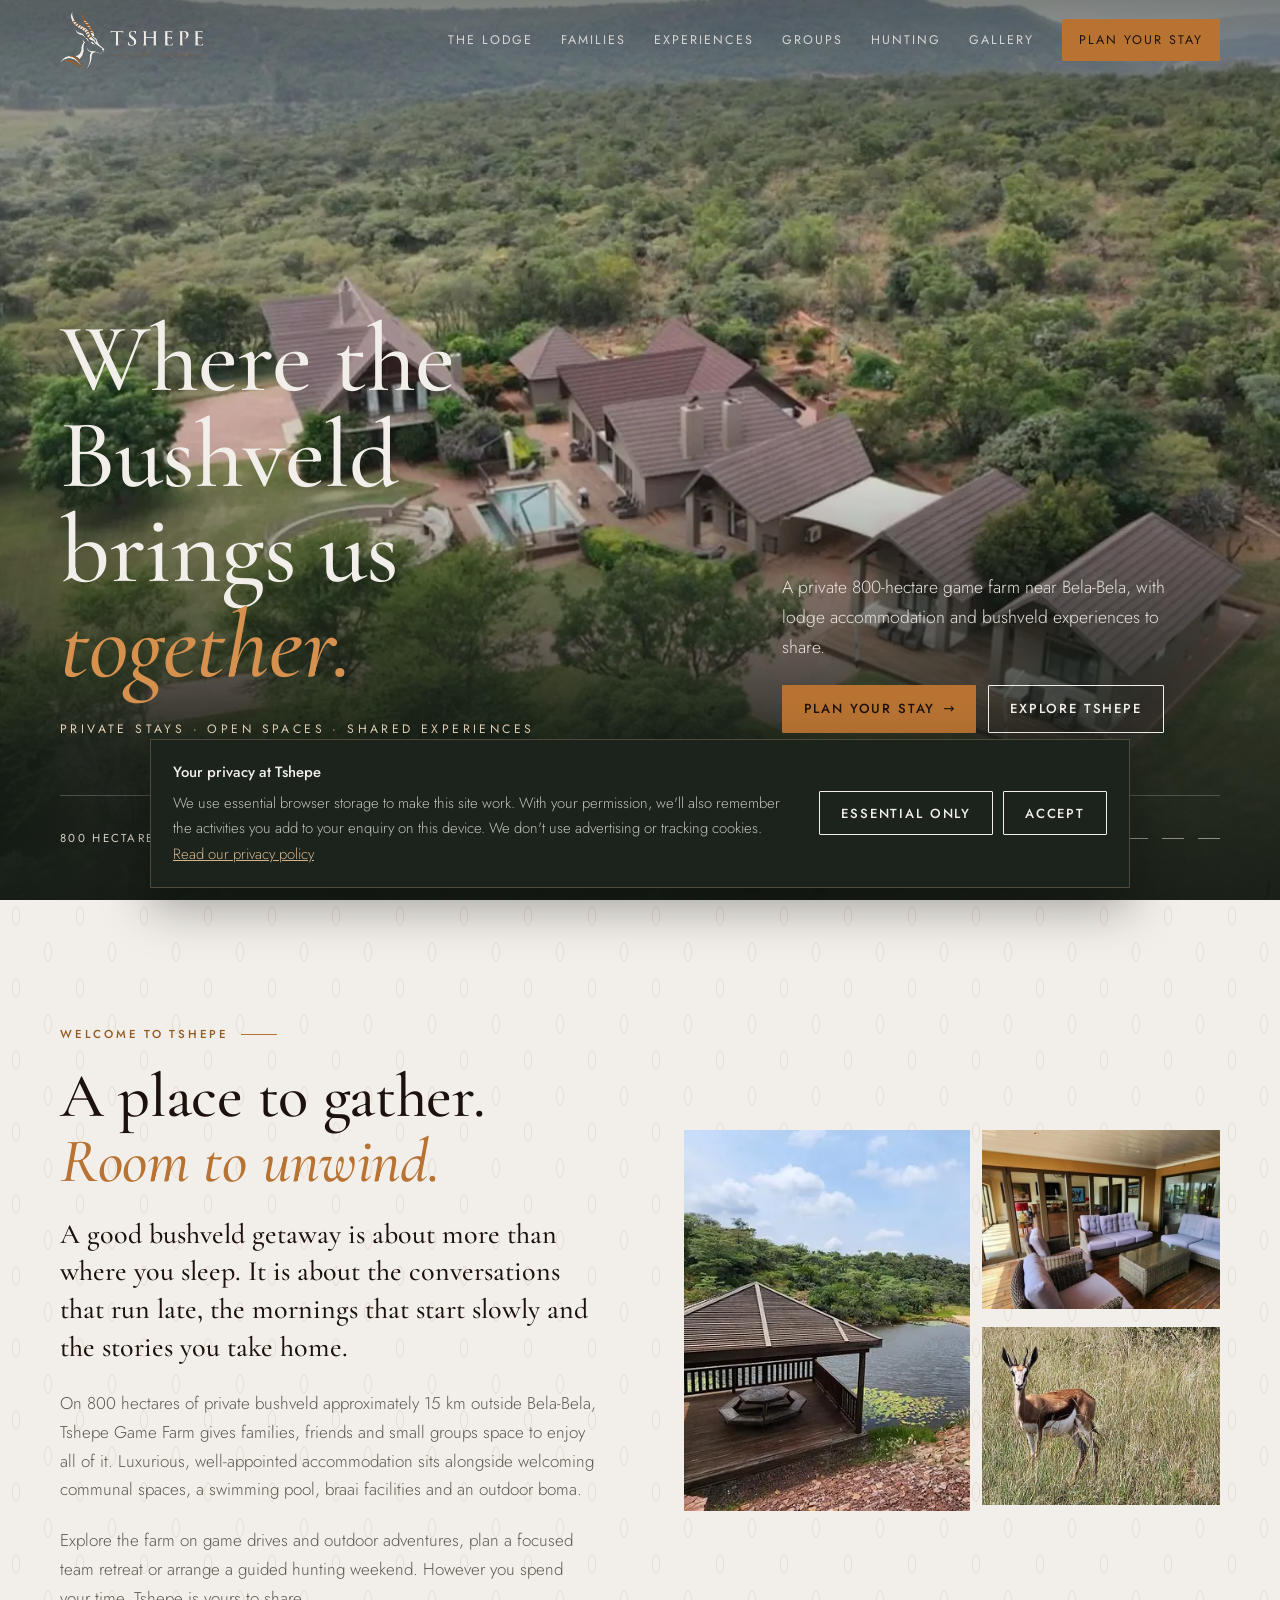
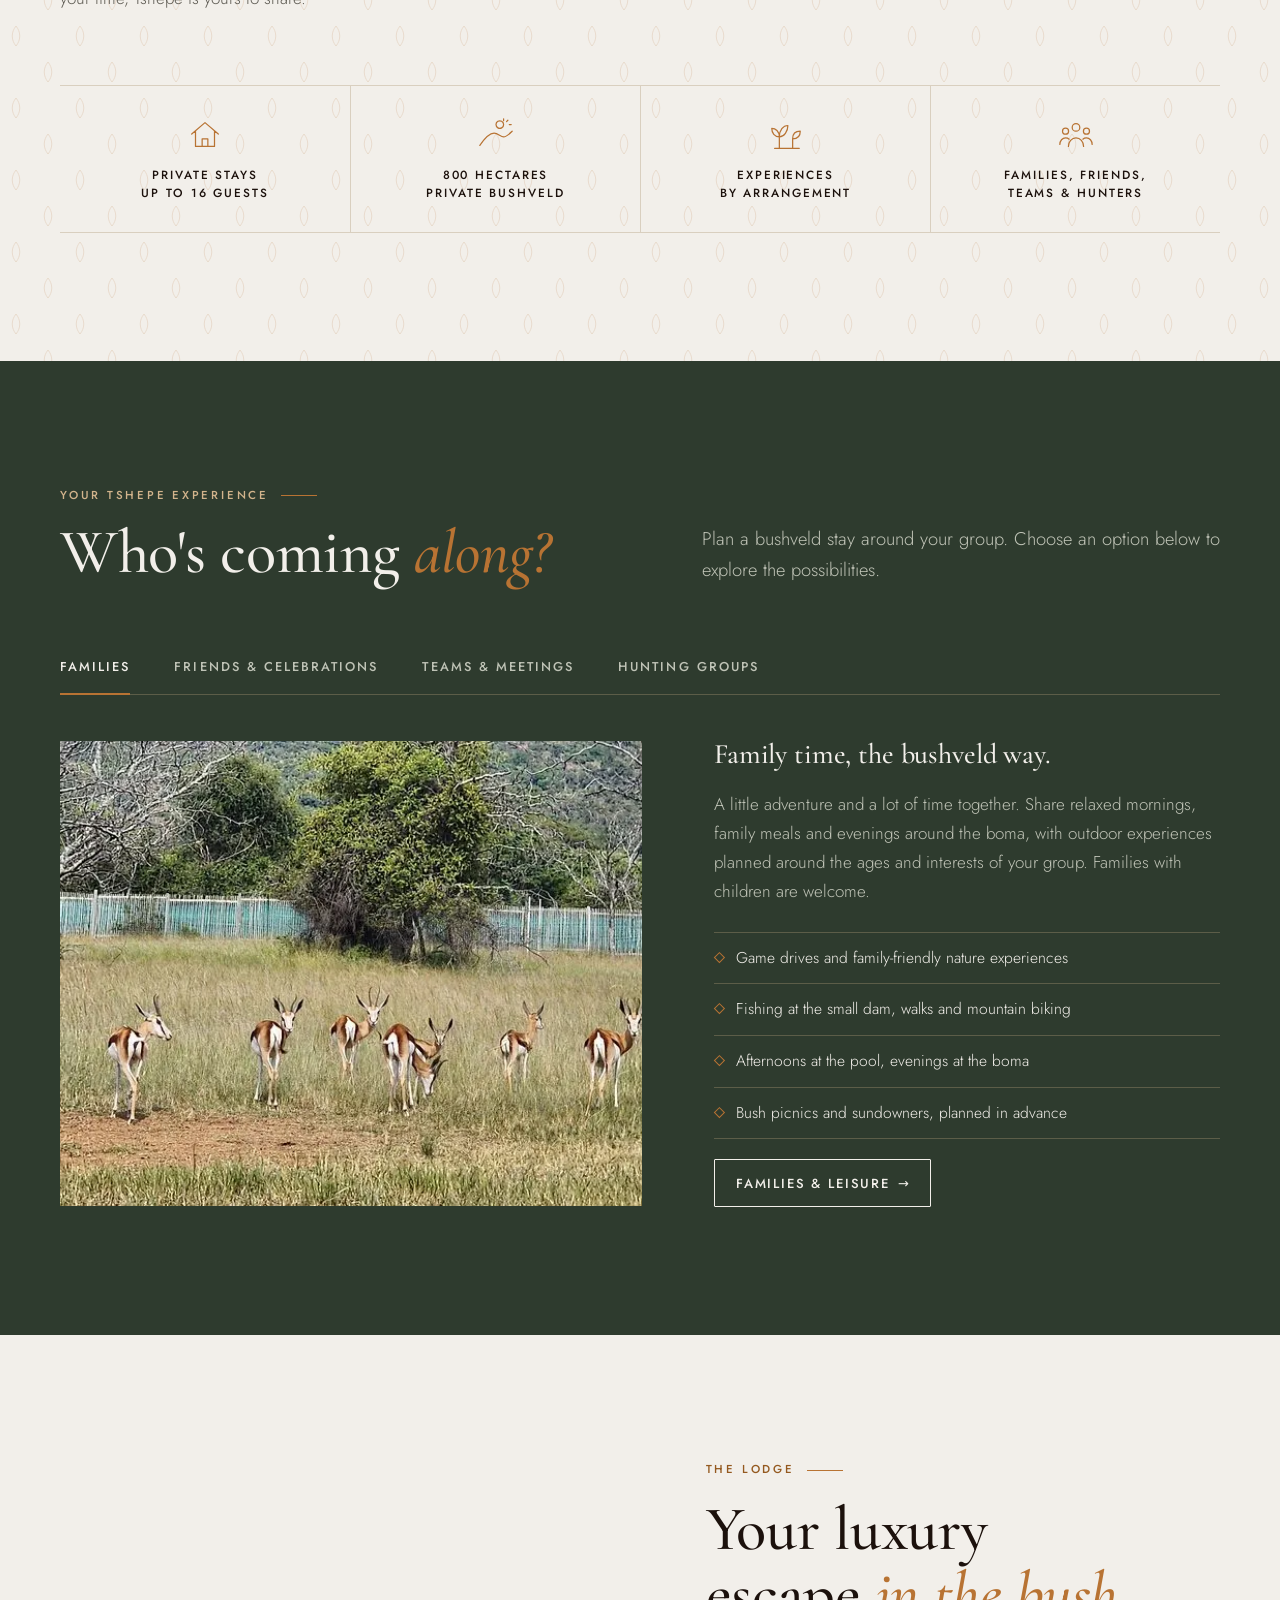
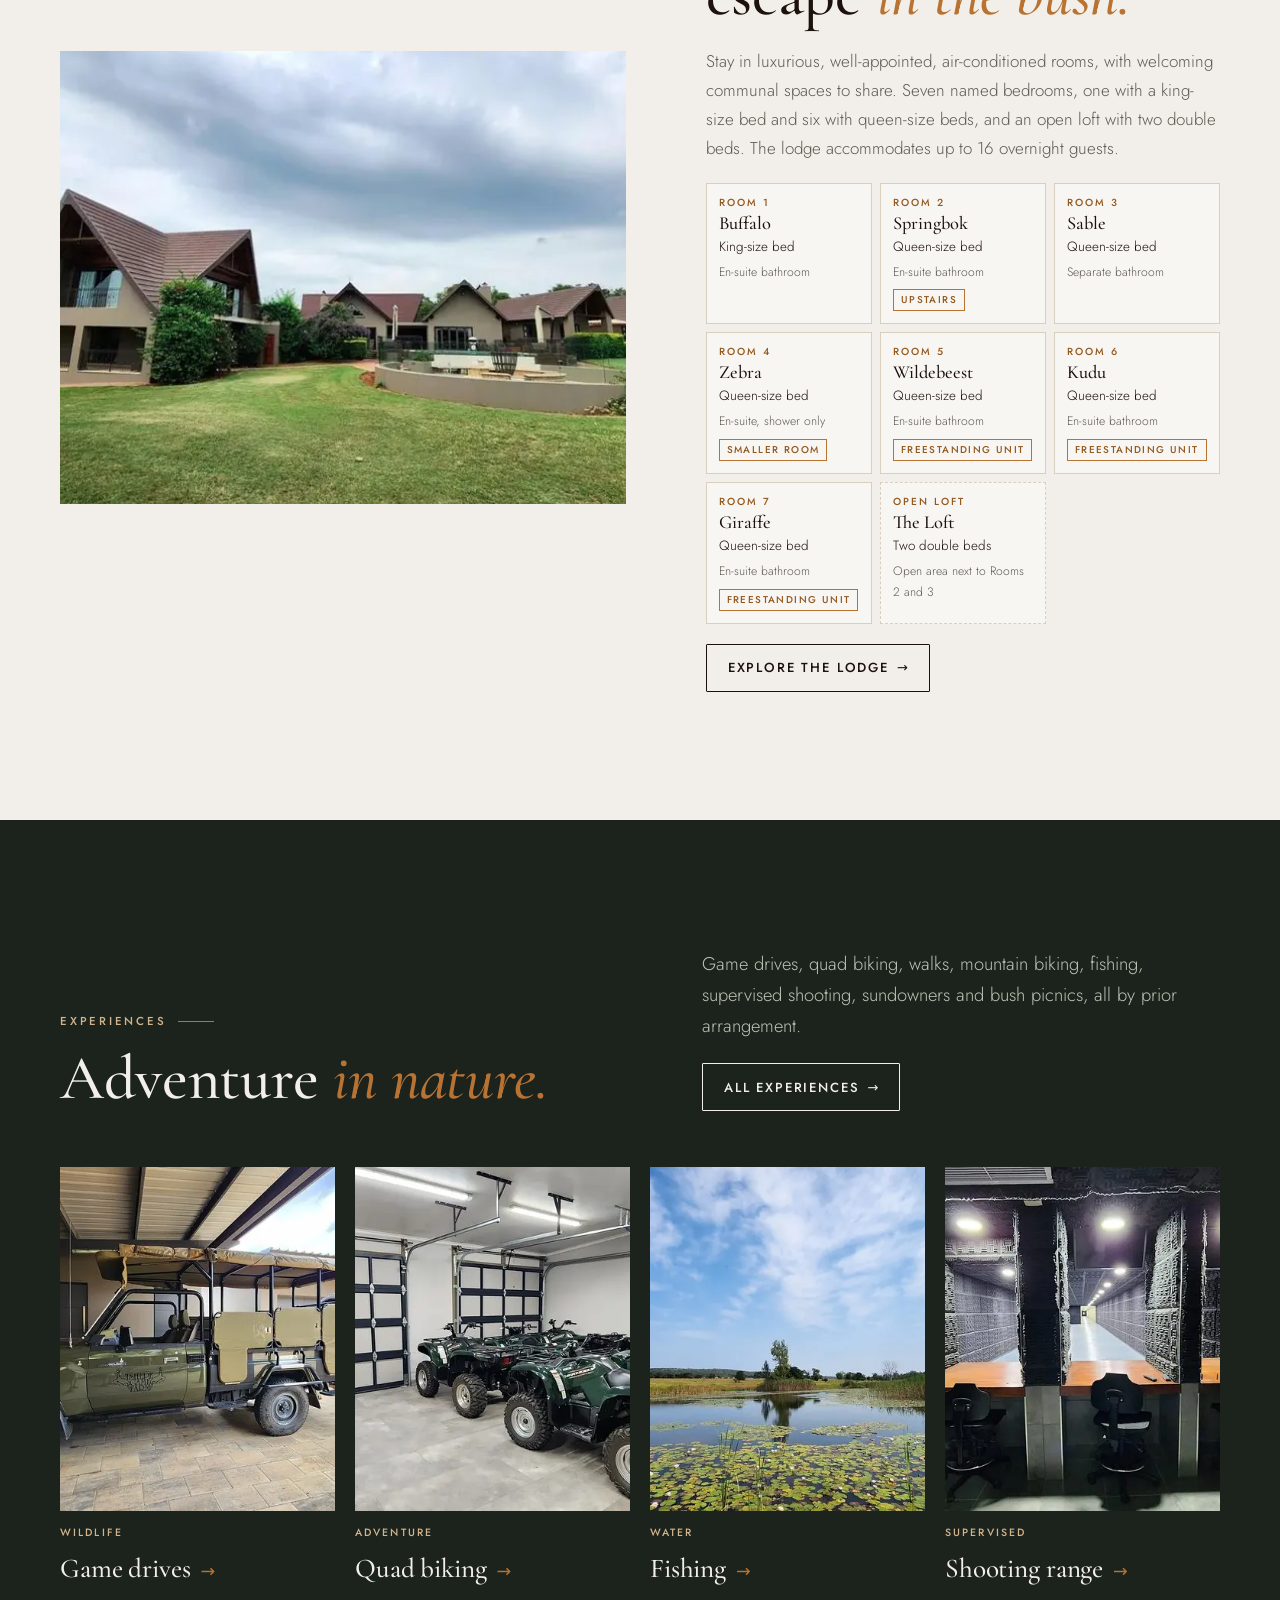
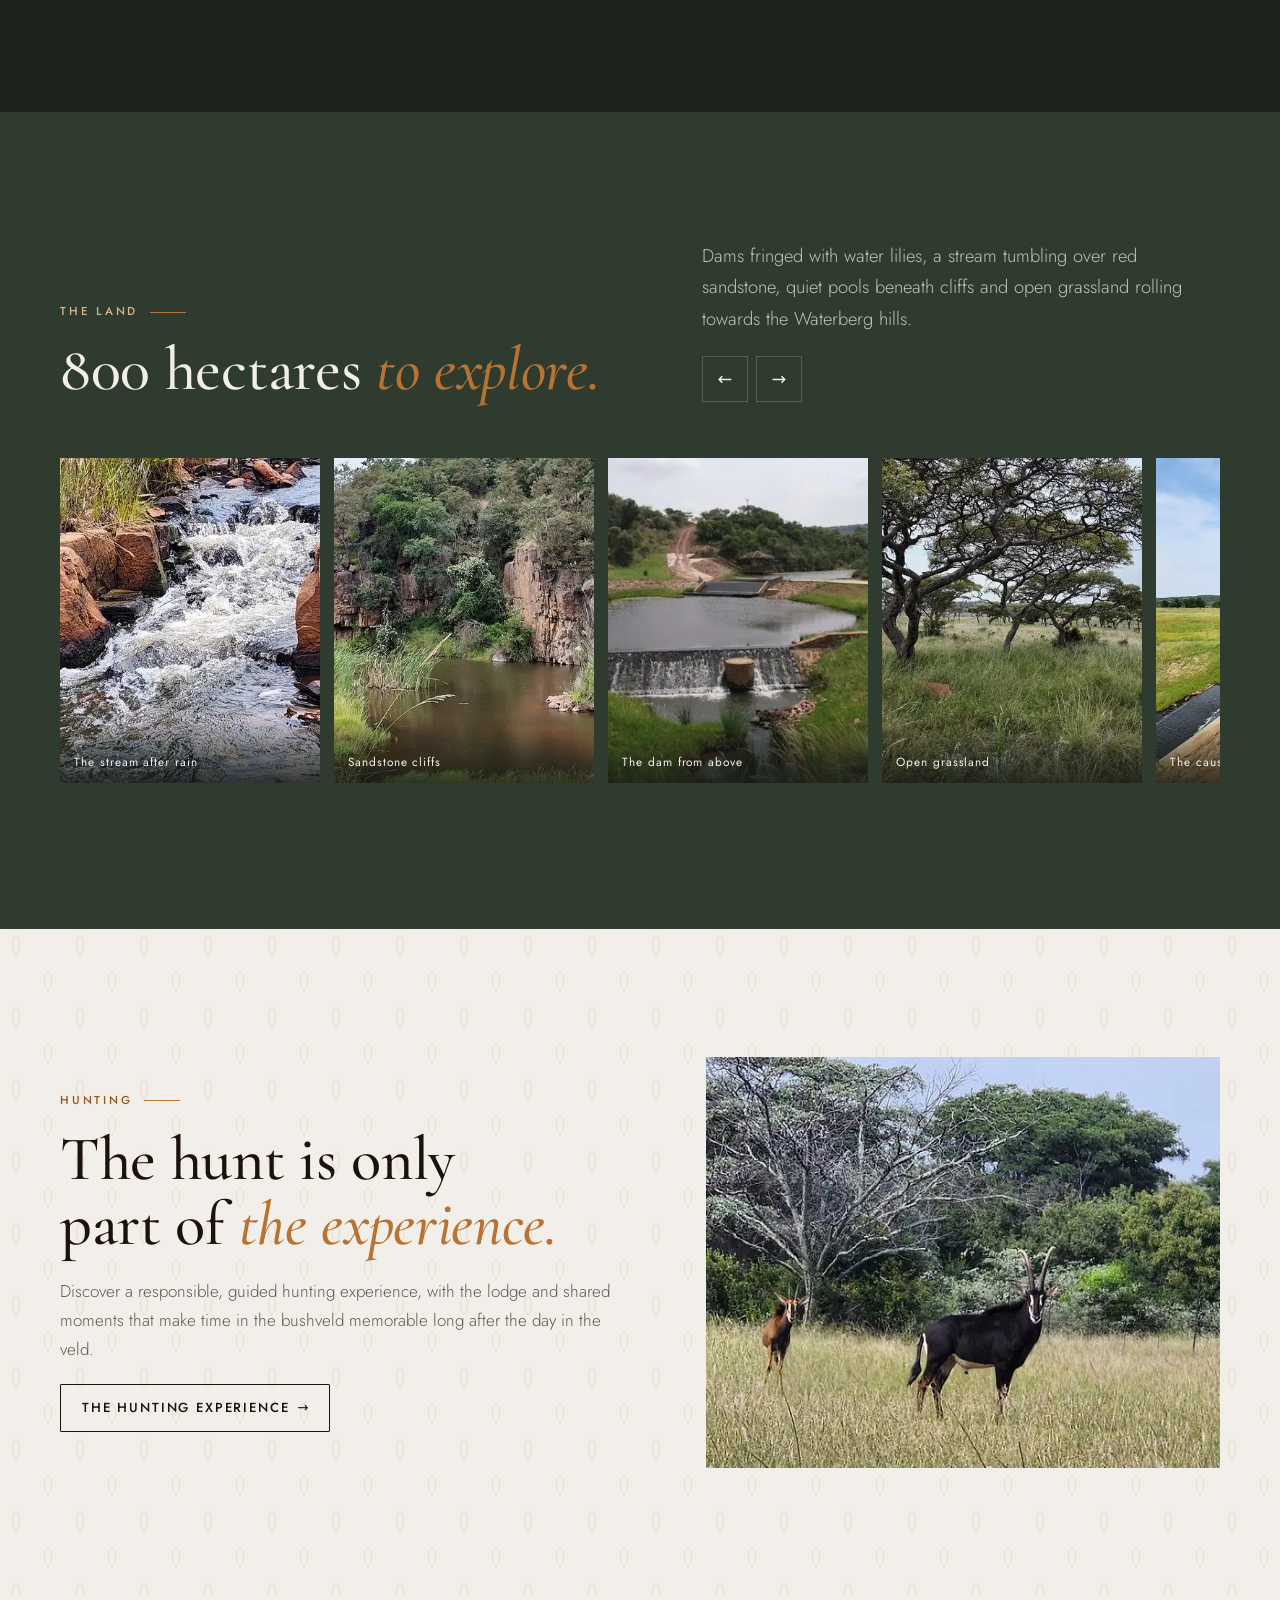
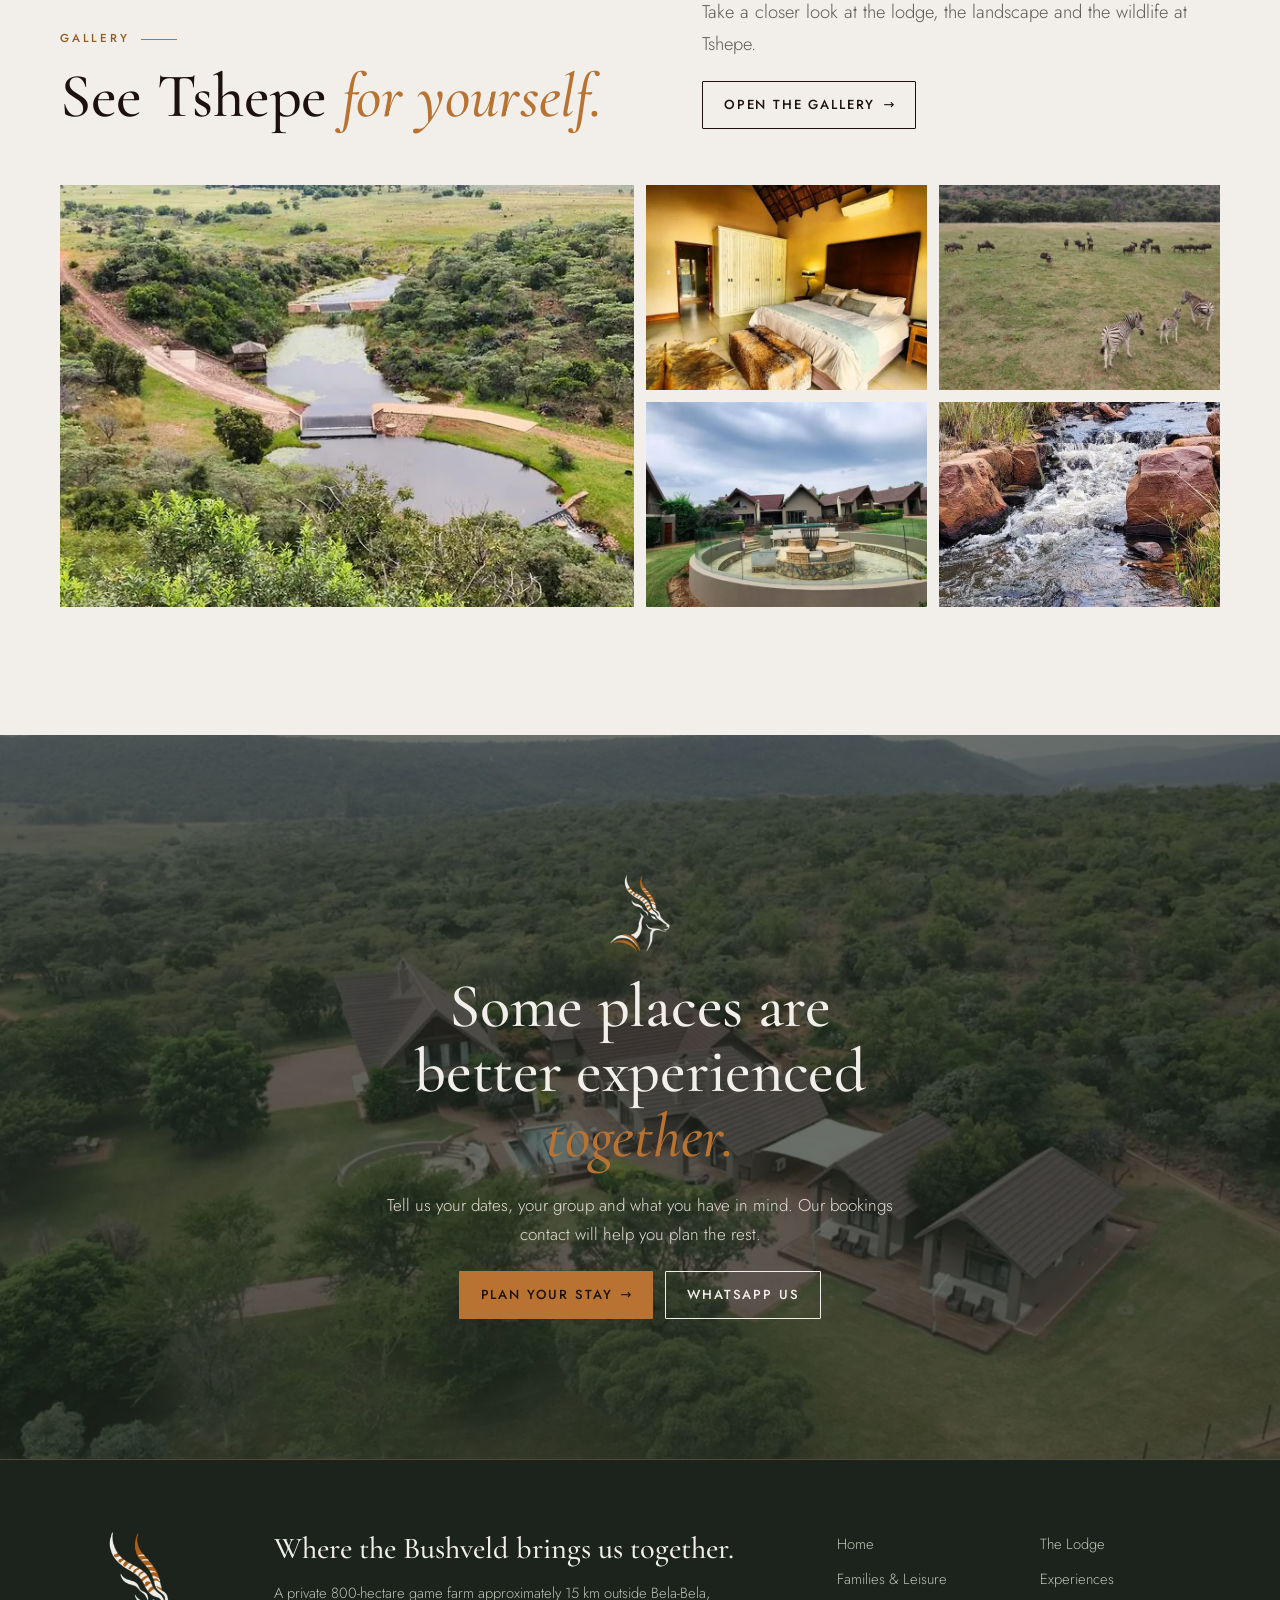
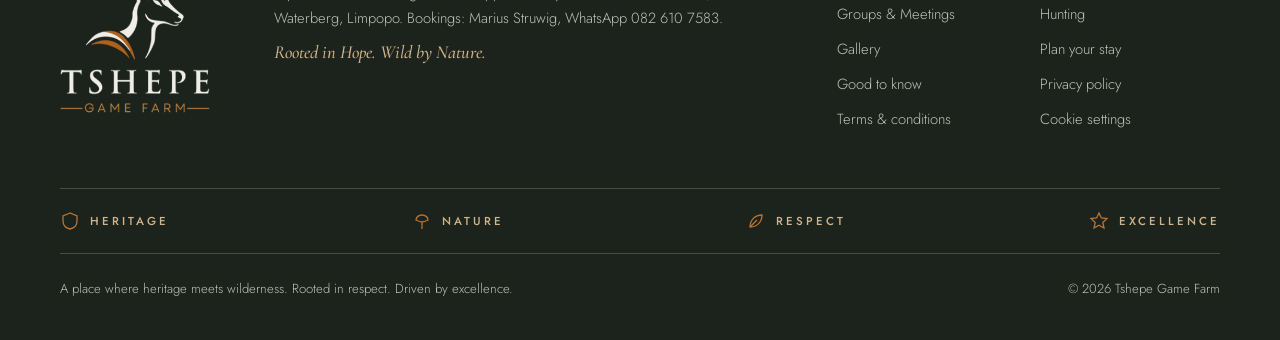
<file: index.html>
<!doctype html>
<html lang="en">
<head>
<meta charset="utf-8">
<meta name="viewport" content="width=device-width, initial-scale=1, viewport-fit=cover">
<title>Tshepe Game Farm | Group Stays near Bela-Bela</title>
<meta name="description" content="Explore 800 hectares of private bushveld near Bela-Bela, with lodge accommodation and outdoor experiences by arrangement.">
<link rel="canonical" href="https://www.tshepegamefarm.co.za/">
<meta property="og:type" content="website">
<meta property="og:site_name" content="Tshepe Game Farm">
<meta property="og:title" content="Tshepe Game Farm | Group Stays near Bela-Bela">
<meta property="og:description" content="Explore 800 hectares of private bushveld near Bela-Bela, with lodge accommodation and outdoor experiences by arrangement.">
<meta property="og:url" content="https://www.tshepegamefarm.co.za/">
<meta property="og:image" content="https://www.tshepegamefarm.co.za/img/og/og-home.jpg">
<meta property="og:image:width" content="1200">
<meta property="og:image:height" content="630">
<meta property="og:image:alt" content="Aerial view of the Tshepe Game Farm lodge in the bushveld">
<meta property="og:locale" content="en_ZA">
<meta name="twitter:card" content="summary_large_image">
<meta name="twitter:title" content="Tshepe Game Farm | Group Stays near Bela-Bela">
<meta name="twitter:description" content="Explore 800 hectares of private bushveld near Bela-Bela, with lodge accommodation and outdoor experiences by arrangement.">
<meta name="twitter:image" content="https://www.tshepegamefarm.co.za/img/og/og-home.jpg">
<meta name="theme-color" content="#2e3b2e">
<script type="application/ld+json">{"@context": "https://schema.org", "@type": "LodgingBusiness", "name": "Tshepe Game Farm", "description": "A private 800-hectare game farm near Bela-Bela, with lodge accommodation and bushveld experiences to share.", "url": "https://www.tshepegamefarm.co.za/", "image": "https://www.tshepegamefarm.co.za/img/hero-aerial.jpg", "telephone": "+27 82 610 7583", "address": {"@type": "PostalAddress", "addressLocality": "Bela-Bela", "addressRegion": "Limpopo", "addressCountry": "ZA"}, "slogan": "Where the Bushveld brings us together."}</script>
<link rel="preload" href="assets/fonts/jost-300.woff2" as="font" type="font/woff2" crossorigin>
<link rel="preload" href="assets/fonts/cormorant-garamond-500.woff2" as="font" type="font/woff2" crossorigin>
<link rel="preload" as="image" type="image/webp" imagesrcset="img/hero-aerial-800.webp 800w, img/hero-aerial-1200.webp 1200w, img/hero-aerial.webp 1600w, img/hero-aerial-2400.webp 2400w" imagesizes="100vw" fetchpriority="high">
<link rel="stylesheet" href="assets/site.css">
<link rel="icon" href="favicon.ico" sizes="any">
<link rel="icon" type="image/png" sizes="32x32" href="img/favicon-32.png">
<link rel="apple-touch-icon" href="apple-touch-icon.png">
<link rel="manifest" href="site.webmanifest">
</head>
<body>
<header class="site-head" id="head">
  <div class="wrap head-row">
    <a class="brand" href="index.html"><img decoding="async" src="img/logo-horizontal.png" alt="Tshepe Game Farm, home" width="535" height="215"></a>
    <nav class="nav" aria-label="Main">
      <a href="lodge.html">The Lodge</a>
      <a href="families.html">Families</a>
      <a href="experiences.html">Experiences</a>
      <a href="groups.html">Groups</a>
      <a href="hunting.html">Hunting</a>
      <a href="gallery.html">Gallery</a>
      <a class="btn btn-copper" href="plan.html">Plan your stay</a>
    </nav>
    <button class="menu-btn" id="menuBtn" aria-expanded="false" aria-controls="drawer"><i></i><span>MENU</span></button>
  </div>
  <div class="drawer" id="drawer" hidden><div class="wrap"><a href="index.html" aria-current="page">Home</a><a href="lodge.html">The Lodge</a><a href="families.html">Families</a><a href="experiences.html">Experiences</a><a href="groups.html">Groups</a><a href="hunting.html">Hunting</a><a href="gallery.html">Gallery</a><a href="plan.html">Plan your stay</a></div></div>
</header>
<main id="top">
<section class="hero" aria-label="Welcome">
    <div class="slides" id="slides">
      <div class="slide on" data-label="The lodge"><picture><source type="image/webp" srcset="img/hero-aerial-800.webp 800w, img/hero-aerial-1200.webp 1200w, img/hero-aerial.webp 1600w, img/hero-aerial-2400.webp 2400w" sizes="100vw"><img src="img/hero-aerial.jpg" srcset="img/hero-aerial-800.jpg 800w, img/hero-aerial-1200.jpg 1200w, img/hero-aerial.jpg 1600w, img/hero-aerial-2400.jpg 2400w" sizes="100vw" alt="Aerial view of the Tshepe lodge, pool and chalets in the bushveld, with Waterberg hills behind" width="1433" height="802" fetchpriority="high"></picture></div>
      <div class="slide" data-label="The dams"><picture><source type="image/webp" data-srcset="img/hero-dam-800.webp 800w, img/hero-dam-1200.webp 1200w, img/hero-dam.webp 1600w, img/hero-dam-2400.webp 2400w" sizes="100vw"><img decoding="async" data-src="img/hero-dam.jpg" data-srcset="img/hero-dam-800.jpg 800w, img/hero-dam-1200.jpg 1200w, img/hero-dam.jpg 1600w, img/hero-dam-2400.jpg 2400w" sizes="100vw" alt="Aerial view of a dam and farm roads winding through green bushveld" width="1920" height="1081"></picture></div>
      <div class="slide" data-label="The river"><picture><source type="image/webp" data-srcset="img/hero-river-800.webp 800w, img/hero-river-1200.webp 1200w, img/hero-river.webp 1600w, img/hero-river-2400.webp 2400w" sizes="100vw"><img decoding="async" data-src="img/hero-river.jpg" data-srcset="img/hero-river-800.jpg 800w, img/hero-river-1200.jpg 1200w, img/hero-river.jpg 1600w, img/hero-river-2400.jpg 2400w" sizes="100vw" alt="Water rushing over red sandstone boulders in a stream on the farm" width="1920" height="1081"></picture></div>
      <div class="slide" data-label="The gorge"><picture><source type="image/webp" data-srcset="img/hero-gorge-800.webp 800w, img/hero-gorge-1200.webp 1200w, img/hero-gorge.webp 1600w, img/hero-gorge-2400.webp 2400w" sizes="100vw"><img decoding="async" data-src="img/hero-gorge.jpg" data-srcset="img/hero-gorge-800.jpg 800w, img/hero-gorge-1200.jpg 1200w, img/hero-gorge.jpg 1600w, img/hero-gorge-2400.jpg 2400w" sizes="100vw" alt="A quiet pool beneath red sandstone cliffs and dense bush" width="1437" height="806"></picture></div>
    </div>
    <div class="wrap">
      <div class="hero-grid">
        <div>
          <h1>Where the Bushveld brings us <em>together.</em></h1>
          <p class="tagline">Private stays · Open spaces · Shared experiences</p>
        </div>
        <div class="hero-side">
          <p>A private 800-hectare game farm near Bela-Bela, with lodge accommodation and bushveld experiences to share.</p>
          <div class="hero-actions">
            <a class="btn btn-copper arrow" href="plan.html">Plan your stay</a>
            <a class="btn btn-line" href="lodge.html">Explore Tshepe</a>
          </div>
        </div>
      </div>
      <div class="hero-foot">
        <span>800 hectares of private bushveld · Bela-Bela, Waterberg</span>
        <div class="dots" id="dots" aria-label="Choose a photo"></div>
      </div>
    </div>
  </section>
<section class="band light pattern" aria-labelledby="introH">
    <div class="wrap">
      <div class="intro">
        <div class="intro-copy">
          <span class="eyebrow">Welcome to Tshepe</span>
          <h2 id="introH">A place to gather. <em class="ac">Room to unwind.</em></h2>
          <p class="big">A good bushveld getaway is about more than where you sleep. It is about the conversations that run late, the mornings that start slowly and the stories you take home.</p>
          <p>On 800 hectares of private bushveld approximately 15 km outside Bela-Bela, Tshepe Game Farm gives families, friends and small groups space to enjoy all of it. Luxurious, well-appointed accommodation sits alongside welcoming communal spaces, a swimming pool, braai facilities and an outdoor boma.</p>
          <p>Explore the farm on game drives and outdoor adventures, plan a focused team retreat or arrange a guided hunting weekend. However you spend your time, Tshepe is yours to share.</p>
        </div>
        <div class="intro-media">
          <figure class="ph"><picture><source type="image/webp" srcset="img/gazebo-800.webp 800w, img/gazebo-1200.webp 1200w, img/gazebo.webp 1600w, img/gazebo-2400.webp 2400w" sizes="(max-width: 760px) 100vw, (max-width: 1100px) 60vw, 50vw"><img decoding="async" src="img/gazebo.jpg" srcset="img/gazebo-800.jpg 800w, img/gazebo-1200.jpg 1200w, img/gazebo.jpg 1600w, img/gazebo-2400.jpg 2400w" sizes="(max-width: 760px) 100vw, (max-width: 1100px) 60vw, 50vw" alt="Timber gazebo deck overlooking a dam surrounded by green hills" width="1400" height="788" loading="lazy" style="object-position:30% 50%"></picture></figure>
          <figure class="ph"><picture><source type="image/webp" srcset="img/patio-800.webp 800w, img/patio-1200.webp 1200w, img/patio.webp 1600w" sizes="(max-width: 760px) 100vw, (max-width: 1100px) 60vw, 50vw"><img decoding="async" src="img/patio.jpg" srcset="img/patio-800.jpg 800w, img/patio-1200.jpg 1200w, img/patio.jpg 1600w" sizes="(max-width: 760px) 100vw, (max-width: 1100px) 60vw, 50vw" alt="Covered patio with outdoor sofas looking out over the garden" width="1200" height="675" loading="lazy"></picture></figure>
          <figure class="ph"><picture><source type="image/webp" srcset="img/springbok-800.webp 800w, img/springbok-1200.webp 1200w, img/springbok.webp 1600w, img/springbok-2400.webp 2400w" sizes="(max-width: 760px) 100vw, (max-width: 1100px) 60vw, 50vw"><img decoding="async" src="img/springbok.jpg" srcset="img/springbok-800.jpg 800w, img/springbok-1200.jpg 1200w, img/springbok.jpg 1600w, img/springbok-2400.jpg 2400w" sizes="(max-width: 760px) 100vw, (max-width: 1100px) 60vw, 50vw" alt="A springbok standing in tall grass" width="1000" height="563" loading="lazy"></picture></figure>
        </div>
      </div>
      <div class="icons">
        <div><svg viewBox="0 0 40 40" aria-hidden="true"><path d="M6 19 20 7l14 12M10 16v16h20V16M17 32v-8h6v8"/></svg><strong>Private stays<br>up to 16 guests</strong></div>
        <div><svg viewBox="0 0 40 40" aria-hidden="true"><path d="M3 31c6-9 10-13 15-13 4 0 7 4 10 4s5-2 9-6M28 9a4 4 0 1 0 0 .1M28 3v2M34 9h2M32.5 4.5l-1.4 1.4"/></svg><strong>800 hectares<br>private bushveld</strong></div>
        <div><svg viewBox="0 0 40 40" aria-hidden="true"><path d="M13 34V22M13 22c-5 0-8-4-8-9 4 0 8 3 8 9zM13 22c0-7 4-12 9-12 0 6-4 12-9 12M27 34V24M27 24c0-5 3-8 8-8 0 5-3 8-8 8zM8 34h26"/></svg><strong>Experiences<br>by arrangement</strong></div>
        <div><svg viewBox="0 0 40 40" aria-hidden="true"><circle cx="20" cy="12" r="4"/><circle cx="9" cy="16" r="3.2"/><circle cx="31" cy="16" r="3.2"/><path d="M12 32c0-5 3.6-9 8-9s8 4 8 9M3 30c0-4 2.7-7 6-7 1.5 0 2.8.5 3.8 1.4M37 30c0-4-2.7-7-6-7-1.5 0-2.8.5-3.8 1.4"/></svg><strong>Families, friends,<br>teams &amp; hunters</strong></div>
      </div>
    </div>
  </section>
<section class="band dark" aria-labelledby="audH">
  <div class="wrap">
    <div class="sec-head">
      <div><span class="eyebrow">Your Tshepe experience</span><h2 id="audH">Who's coming <em class="ac">along?</em></h2></div>
      <p class="lede">Plan a bushveld stay around your group. Choose an option below to explore the possibilities.</p>
    </div>
    <div class="aud-tabs" role="tablist" aria-label="Type of group">
        <button role="tab" id="t-fam" aria-controls="p-fam" aria-selected="true" data-stay="Family &amp; leisure">Families</button>
        <button role="tab" id="t-fr" aria-controls="p-fr" aria-selected="false" tabindex="-1" data-stay="Celebration">Friends &amp; celebrations</button>
        <button role="tab" id="t-team" aria-controls="p-team" aria-selected="false" tabindex="-1" data-stay="Team retreat">Teams &amp; meetings</button>
        <button role="tab" id="t-hunt" aria-controls="p-hunt" aria-selected="false" tabindex="-1" data-stay="Hunting">Hunting groups</button>
      </div>
      <div class="aud-panel" role="tabpanel" id="p-fam" aria-labelledby="t-fam">
        <figure class="ph"><picture><source type="image/webp" srcset="img/springbok-herd-800.webp 800w, img/springbok-herd-1200.webp 1200w, img/springbok-herd.webp 1600w, img/springbok-herd-2400.webp 2400w" sizes="(max-width: 760px) 100vw, (max-width: 1100px) 60vw, 50vw"><img decoding="async" src="img/springbok-herd.jpg" srcset="img/springbok-herd-800.jpg 800w, img/springbok-herd-1200.jpg 1200w, img/springbok-herd.jpg 1600w, img/springbok-herd-2400.jpg 2400w" sizes="(max-width: 760px) 100vw, (max-width: 1100px) 60vw, 50vw" alt="A group of springbok crossing open grassland" width="1200" height="676" loading="lazy"></picture></figure>
        <div class="aud-copy">
          <h3>Family time, the bushveld way.</h3>
          <p>A little adventure and a lot of time together. Share relaxed mornings, family meals and evenings around the boma, with outdoor experiences planned around the ages and interests of your group. Families with children are welcome.</p>
          <ul class="aud-list"><li>Game drives and family-friendly nature experiences</li><li>Fishing at the small dam, walks and mountain biking</li><li>Afternoons at the pool, evenings at the boma</li><li>Bush picnics and sundowners, planned in advance</li></ul>
          <a class="btn btn-line arrow" href="families.html" style="align-self:flex-start">Families &amp; leisure</a>
        </div>
      </div>
      <div class="aud-panel" role="tabpanel" id="p-fr" aria-labelledby="t-fr" hidden>
        <figure class="ph"><picture><source type="image/webp" srcset="img/boma-800.webp 800w, img/boma-1200.webp 1200w, img/boma.webp 1600w, img/boma-2400.webp 2400w" sizes="(max-width: 760px) 100vw, (max-width: 1100px) 60vw, 50vw"><img decoding="async" src="img/boma.jpg" srcset="img/boma-800.jpg 800w, img/boma-1200.jpg 1200w, img/boma.jpg 1600w, img/boma-2400.jpg 2400w" sizes="(max-width: 760px) 100vw, (max-width: 1100px) 60vw, 50vw" alt="Sunken stone boma with a fire basket, set on the lawn in front of the lodge" width="1400" height="794" loading="lazy"></picture></figure>
        <div class="aud-copy">
          <h3>Not just a venue. A weekend together.</h3>
          <p>Birthdays, anniversaries, reunions or simply your favourite people in one place. Share long meals and evenings around the fire, explore the farm by day and make the occasion your own in a private, intimate setting.</p>
          <ul class="aud-list"><li>Lodge accommodation for up to 16 overnight guests</li><li>Indoor, gas and wood braais, plus a pizza oven</li><li>Quad biking, clay pigeon shooting and game drives</li><li>A cook on request, so the host gets to celebrate too</li></ul>
          <a class="btn btn-line arrow" href="groups.html" style="align-self:flex-start">Groups &amp; celebrations</a>
        </div>
      </div>
      <div class="aud-panel" role="tabpanel" id="p-team" aria-labelledby="t-team" hidden>
        <figure class="ph"><picture><source type="image/webp" srcset="img/dining-800.webp 800w, img/dining-1200.webp 1200w, img/dining.webp 1600w" sizes="(max-width: 760px) 100vw, (max-width: 1100px) 60vw, 50vw"><img decoding="async" src="img/dining.jpg" srcset="img/dining-800.jpg 800w, img/dining-1200.jpg 1200w, img/dining.jpg 1600w" sizes="(max-width: 760px) 100vw, (max-width: 1100px) 60vw, 50vw" alt="Long dining table beside a stone wall and pizza oven, with glass doors to the deck" width="800" height="450" loading="lazy"></picture></figure>
        <div class="aud-copy">
          <h3>Beyond the boardroom.</h3>
          <p>Fresh surroundings, new perspectives, stronger connections. Bring a small team for strategy sessions and planning days, then step outside for shared experiences that build the kind of trust a boardroom can't.</p>
          <ul class="aud-list"><li>A meeting room for small team sessions</li><li>Spacious dining and lounge areas for working meals</li><li>Supervised shooting, game drives and quad biking</li><li>Seven bedrooms and an open loft</li></ul>
          <a class="btn btn-line arrow" href="groups.html" style="align-self:flex-start">Groups &amp; meetings</a>
        </div>
      </div>
      <div class="aud-panel" role="tabpanel" id="p-hunt" aria-labelledby="t-hunt" hidden>
        <figure class="ph"><picture><source type="image/webp" srcset="img/sable-800.webp 800w, img/sable-1200.webp 1200w, img/sable.webp 1600w, img/sable-2400.webp 2400w" sizes="(max-width: 760px) 100vw, (max-width: 1100px) 60vw, 50vw"><img decoding="async" src="img/sable.jpg" srcset="img/sable-800.jpg 800w, img/sable-1200.jpg 1200w, img/sable.jpg 1600w, img/sable-2400.jpg 2400w" sizes="(max-width: 760px) 100vw, (max-width: 1100px) 60vw, 50vw" alt="Sable antelope standing in grassland at the edge of the bush" width="1400" height="788" loading="lazy"></picture></figure>
        <div class="aud-copy">
          <h3>The hunt is only part of the experience.</h3>
          <p>Responsible hunting guided by a Professional Hunter (PH) on 800 hectares of private bushveld, with a comfortable lodge to come back to. Ideal for first-time hunters, local groups and corporate outings, and for families who want non-hunters to enjoy the farm too.</p>
          <ul class="aud-list"><li>Underground shooting range and firearm safety guidance</li><li>Hunting quad bikes and a game vehicle</li><li>Hunting options confirmed with Marius for your group</li><li>Butchery and slaughter room for meat processing</li></ul>
          <a class="btn btn-line arrow" href="hunting.html" style="align-self:flex-start">The hunting experience</a>
        </div>
      </div>
    
  </div>
</section>
<section class="band light" aria-labelledby="stayH">
  <div class="wrap split">
    <figure class="ph"><picture><source type="image/webp" srcset="img/lodge-front-800.webp 800w, img/lodge-front-1200.webp 1200w, img/lodge-front.webp 1600w, img/lodge-front-2400.webp 2400w" sizes="(max-width: 760px) 100vw, (max-width: 1100px) 60vw, 50vw"><img decoding="async" width="1600" height="898" src="img/lodge-front.jpg" srcset="img/lodge-front-800.jpg 800w, img/lodge-front-1200.jpg 1200w, img/lodge-front.jpg 1600w, img/lodge-front-2400.jpg 2400w" sizes="(max-width: 760px) 100vw, (max-width: 1100px) 60vw, 50vw" alt="The lodge gables and chalets across a wide lawn" loading="lazy"></picture></figure>
    <div class="copy">
      <span class="eyebrow">The Lodge</span>
      <h2 id="stayH">Your luxury escape <em class="ac">in the bush.</em></h2>
      <p>Stay in luxurious, well-appointed, air-conditioned rooms, with welcoming communal spaces to share. Seven named bedrooms, one with a king-size bed and six with queen-size beds, and an open loft with two double beds. The lodge accommodates up to 16 overnight guests.</p>
      <ul class="schedule compact" aria-label="Room schedule"><li class="rs"><span class="rs-n">Room 1</span><b>Buffalo</b><span class="rs-bed"><svg viewBox="0 0 24 16" aria-hidden="true"><path d="M2 14V3M22 14V8M2 10h20M2 8h20v2M5 8V6.5A1.5 1.5 0 0 1 6.5 5h3A1.5 1.5 0 0 1 11 6.5V8M13 8V6.5A1.5 1.5 0 0 1 14.5 5h3A1.5 1.5 0 0 1 19 6.5V8"/></svg>King-size bed</span><span class="rs-meta">En-suite bathroom</span></li><li class="rs"><span class="rs-n">Room 2</span><b>Springbok</b><span class="rs-bed"><svg viewBox="0 0 24 16" aria-hidden="true"><path d="M2 14V3M22 14V8M2 10h20M2 8h20v2M5 8V6.5A1.5 1.5 0 0 1 6.5 5h3A1.5 1.5 0 0 1 11 6.5V8M13 8V6.5A1.5 1.5 0 0 1 14.5 5h3A1.5 1.5 0 0 1 19 6.5V8"/></svg>Queen-size bed</span><span class="rs-meta">En-suite bathroom</span><span class="rs-tag">Upstairs</span></li><li class="rs"><span class="rs-n">Room 3</span><b>Sable</b><span class="rs-bed"><svg viewBox="0 0 24 16" aria-hidden="true"><path d="M2 14V3M22 14V8M2 10h20M2 8h20v2M5 8V6.5A1.5 1.5 0 0 1 6.5 5h3A1.5 1.5 0 0 1 11 6.5V8M13 8V6.5A1.5 1.5 0 0 1 14.5 5h3A1.5 1.5 0 0 1 19 6.5V8"/></svg>Queen-size bed</span><span class="rs-meta">Separate bathroom</span></li><li class="rs"><span class="rs-n">Room 4</span><b>Zebra</b><span class="rs-bed"><svg viewBox="0 0 24 16" aria-hidden="true"><path d="M2 14V3M22 14V8M2 10h20M2 8h20v2M5 8V6.5A1.5 1.5 0 0 1 6.5 5h3A1.5 1.5 0 0 1 11 6.5V8M13 8V6.5A1.5 1.5 0 0 1 14.5 5h3A1.5 1.5 0 0 1 19 6.5V8"/></svg>Queen-size bed</span><span class="rs-meta">En-suite, shower only</span><span class="rs-tag">Smaller room</span></li><li class="rs"><span class="rs-n">Room 5</span><b>Wildebeest</b><span class="rs-bed"><svg viewBox="0 0 24 16" aria-hidden="true"><path d="M2 14V3M22 14V8M2 10h20M2 8h20v2M5 8V6.5A1.5 1.5 0 0 1 6.5 5h3A1.5 1.5 0 0 1 11 6.5V8M13 8V6.5A1.5 1.5 0 0 1 14.5 5h3A1.5 1.5 0 0 1 19 6.5V8"/></svg>Queen-size bed</span><span class="rs-meta">En-suite bathroom</span><span class="rs-tag">Freestanding unit</span></li><li class="rs"><span class="rs-n">Room 6</span><b>Kudu</b><span class="rs-bed"><svg viewBox="0 0 24 16" aria-hidden="true"><path d="M2 14V3M22 14V8M2 10h20M2 8h20v2M5 8V6.5A1.5 1.5 0 0 1 6.5 5h3A1.5 1.5 0 0 1 11 6.5V8M13 8V6.5A1.5 1.5 0 0 1 14.5 5h3A1.5 1.5 0 0 1 19 6.5V8"/></svg>Queen-size bed</span><span class="rs-meta">En-suite bathroom</span><span class="rs-tag">Freestanding unit</span></li><li class="rs"><span class="rs-n">Room 7</span><b>Giraffe</b><span class="rs-bed"><svg viewBox="0 0 24 16" aria-hidden="true"><path d="M2 14V3M22 14V8M2 10h20M2 8h20v2M5 8V6.5A1.5 1.5 0 0 1 6.5 5h3A1.5 1.5 0 0 1 11 6.5V8M13 8V6.5A1.5 1.5 0 0 1 14.5 5h3A1.5 1.5 0 0 1 19 6.5V8"/></svg>Queen-size bed</span><span class="rs-meta">En-suite bathroom</span><span class="rs-tag">Freestanding unit</span></li><li class="rs loft"><span class="rs-n">Open loft</span><b>The Loft</b><span class="rs-bed"><svg viewBox="0 0 24 16" aria-hidden="true"><path d="M2 14V3M22 14V8M2 10h20M2 8h20v2M5 8V6.5A1.5 1.5 0 0 1 6.5 5h3A1.5 1.5 0 0 1 11 6.5V8M13 8V6.5A1.5 1.5 0 0 1 14.5 5h3A1.5 1.5 0 0 1 19 6.5V8"/></svg>Two double beds</span><span class="rs-meta">Open area next to Rooms 2 and 3</span></li></ul>
      <a class="btn btn-line arrow" href="lodge.html" style="align-self:flex-start">Explore the lodge</a>
    </div>
  </div>
</section>
<section class="band dark deep" aria-labelledby="expH">
  <div class="wrap">
    <div class="sec-head">
      <div><span class="eyebrow">Experiences</span><h2 id="expH">Adventure <em class="ac">in nature.</em></h2></div>
      <div style="gap:22px"><p class="lede">Game drives, quad biking, walks, mountain biking, fishing, supervised shooting, sundowners and bush picnics, all by prior arrangement.</p>
      <a class="btn btn-line arrow" href="experiences.html" style="align-self:flex-start">All experiences</a></div>
    </div>
    <div class="cards four">
      <a class="card" href="experiences.html#game-drives"><figure class="ph"><picture><source type="image/webp" srcset="img/game-vehicle-800.webp 800w, img/game-vehicle-1200.webp 1200w, img/game-vehicle.webp 1600w" sizes="(max-width: 760px) 100vw, (max-width: 1100px) 60vw, 50vw"><img decoding="async" width="1600" height="901" src="img/game-vehicle.jpg" srcset="img/game-vehicle-800.jpg 800w, img/game-vehicle-1200.jpg 1200w, img/game-vehicle.jpg 1600w" sizes="(max-width: 760px) 100vw, (max-width: 1100px) 60vw, 50vw" alt="Open game vehicle" loading="lazy"></picture></figure><span class="k">Wildlife</span><h3>Game drives</h3></a>
      <a class="card" href="experiences.html#quad-biking"><figure class="ph"><picture><source type="image/webp" srcset="img/quads-800.webp 800w, img/quads-1200.webp 1200w, img/quads.webp 1600w" sizes="(max-width: 760px) 100vw, (max-width: 1100px) 60vw, 50vw"><img decoding="async" width="1600" height="901" src="img/quads.jpg" srcset="img/quads-800.jpg 800w, img/quads-1200.jpg 1200w, img/quads.jpg 1600w" sizes="(max-width: 760px) 100vw, (max-width: 1100px) 60vw, 50vw" alt="Quad bikes" loading="lazy"></picture></figure><span class="k">Adventure</span><h3>Quad biking</h3></a>
      <a class="card" href="experiences.html#fishing"><figure class="ph"><picture><source type="image/webp" srcset="img/lily-dam-800.webp 800w, img/lily-dam-1200.webp 1200w, img/lily-dam.webp 1600w, img/lily-dam-2400.webp 2400w" sizes="(max-width: 760px) 100vw, (max-width: 1100px) 60vw, 50vw"><img decoding="async" width="1600" height="901" src="img/lily-dam.jpg" srcset="img/lily-dam-800.jpg 800w, img/lily-dam-1200.jpg 1200w, img/lily-dam.jpg 1600w, img/lily-dam-2400.jpg 2400w" sizes="(max-width: 760px) 100vw, (max-width: 1100px) 60vw, 50vw" alt="Dam with water lilies" loading="lazy"></picture></figure><span class="k">Water</span><h3>Fishing</h3></a>
      <a class="card" href="experiences.html#shooting-range"><figure class="ph"><picture><source type="image/webp" srcset="img/range-800.webp 800w, img/range-1200.webp 1200w, img/range.webp 1600w" sizes="(max-width: 760px) 100vw, (max-width: 1100px) 60vw, 50vw"><img decoding="async" width="1600" height="901" src="img/range.jpg" srcset="img/range-800.jpg 800w, img/range-1200.jpg 1200w, img/range.jpg 1600w" sizes="(max-width: 760px) 100vw, (max-width: 1100px) 60vw, 50vw" alt="Underground shooting range" loading="lazy"></picture></figure><span class="k">Supervised</span><h3>Shooting range</h3></a>
    </div>
  </div>
</section>
<section class="band dark" aria-labelledby="landH">
  <div class="wrap">
    <div data-rail>
  <div class="sec-head">
    <div><span class="eyebrow">The Land</span><h2>800 hectares <em class="ac">to explore.</em></h2></div>
    <div style="gap:22px"><p class="lede">Dams fringed with water lilies, a stream tumbling over red sandstone, quiet pools beneath cliffs and open grassland rolling towards the Waterberg hills.</p>
    <div class="rail-ctrl"><button type="button" data-prev aria-label="Previous photos">←</button><button type="button" data-next aria-label="Next photos">→</button></div></div>
  </div>
  <div class="land-rail" tabindex="0" aria-label="Photos of the farm landscape">
        <figure class="ph"><picture><source type="image/webp" srcset="img/cascade-800.webp 800w, img/cascade-1200.webp 1200w, img/cascade.webp 1600w" sizes="(max-width: 760px) 100vw, (max-width: 1100px) 60vw, 50vw"><img decoding="async" src="img/cascade.jpg" srcset="img/cascade-800.jpg 800w, img/cascade-1200.jpg 1200w, img/cascade.jpg 1600w" sizes="(max-width: 760px) 100vw, (max-width: 1100px) 60vw, 50vw" alt="Water cascading over red boulders" width="1200" height="676" loading="lazy" style="object-position:40% 50%"></picture><figcaption>The stream after rain</figcaption></figure>
        <figure class="ph"><picture><source type="image/webp" srcset="img/cliffs-800.webp 800w, img/cliffs-1200.webp 1200w, img/cliffs.webp 1600w" sizes="(max-width: 760px) 100vw, (max-width: 1100px) 60vw, 50vw"><img decoding="async" src="img/cliffs.jpg" srcset="img/cliffs-800.jpg 800w, img/cliffs-1200.jpg 1200w, img/cliffs.jpg 1600w" sizes="(max-width: 760px) 100vw, (max-width: 1100px) 60vw, 50vw" alt="Pool beneath red sandstone cliffs" width="1000" height="563" loading="lazy"></picture><figcaption>Sandstone cliffs</figcaption></figure>
        <figure class="ph"><picture><source type="image/webp" srcset="img/aerial-weir-800.webp 800w, img/aerial-weir-1200.webp 1200w, img/aerial-weir.webp 1600w" sizes="(max-width: 760px) 100vw, (max-width: 1100px) 60vw, 50vw"><img decoding="async" src="img/aerial-weir.jpg" srcset="img/aerial-weir-800.jpg 800w, img/aerial-weir-1200.jpg 1200w, img/aerial-weir.jpg 1600w" sizes="(max-width: 760px) 100vw, (max-width: 1100px) 60vw, 50vw" alt="Aerial view of a dam with a stepped weir" width="1400" height="781" loading="lazy" style="object-position:55% 50%"></picture><figcaption>The dam from above</figcaption></figure>
        <figure class="ph"><picture><source type="image/webp" srcset="img/acacia-800.webp 800w, img/acacia-1200.webp 1200w, img/acacia.webp 1600w" sizes="(max-width: 760px) 100vw, (max-width: 1100px) 60vw, 50vw"><img decoding="async" src="img/acacia.jpg" srcset="img/acacia-800.jpg 800w, img/acacia-1200.jpg 1200w, img/acacia.jpg 1600w" sizes="(max-width: 760px) 100vw, (max-width: 1100px) 60vw, 50vw" alt="Spreading acacia tree in grassland" width="1000" height="563" loading="lazy"></picture><figcaption>Open grassland</figcaption></figure>
        <figure class="ph"><picture><source type="image/webp" srcset="img/causeway-800.webp 800w, img/causeway-1200.webp 1200w, img/causeway.webp 1600w" sizes="(max-width: 760px) 100vw, (max-width: 1100px) 60vw, 50vw"><img decoding="async" src="img/causeway.jpg" srcset="img/causeway-800.jpg 800w, img/causeway-1200.jpg 1200w, img/causeway.jpg 1600w" sizes="(max-width: 760px) 100vw, (max-width: 1100px) 60vw, 50vw" alt="Causeway crossing beside a dam" width="1200" height="672" loading="lazy"></picture><figcaption>The causeway</figcaption></figure>
        <figure class="ph"><picture><source type="image/webp" srcset="img/river-800.webp 800w, img/river-1200.webp 1200w, img/river.webp 1600w" sizes="(max-width: 760px) 100vw, (max-width: 1100px) 60vw, 50vw"><img decoding="async" src="img/river.jpg" srcset="img/river-800.jpg 800w, img/river-1200.jpg 1200w, img/river.jpg 1600w" sizes="(max-width: 760px) 100vw, (max-width: 1100px) 60vw, 50vw" alt="Calm river reflecting trees and sky" width="1200" height="674" loading="lazy"></picture><figcaption>Still water</figcaption></figure>
        <figure class="ph"><picture><source type="image/webp" srcset="img/hills-800.webp 800w, img/hills-1200.webp 1200w, img/hills.webp 1600w" sizes="(max-width: 760px) 100vw, (max-width: 1100px) 60vw, 50vw"><img decoding="async" src="img/hills.jpg" srcset="img/hills-800.jpg 800w, img/hills-1200.jpg 1200w, img/hills.jpg 1600w" sizes="(max-width: 760px) 100vw, (max-width: 1100px) 60vw, 50vw" alt="Grassland with bush-covered hills" width="1400" height="788" loading="lazy"></picture><figcaption>Towards the hills</figcaption></figure>
        <figure class="ph"><picture><source type="image/webp" srcset="img/weir-800.webp 800w, img/weir-1200.webp 1200w, img/weir.webp 1600w" sizes="(max-width: 760px) 100vw, (max-width: 1100px) 60vw, 50vw"><img decoding="async" src="img/weir.jpg" srcset="img/weir-800.jpg 800w, img/weir-1200.jpg 1200w, img/weir.jpg 1600w" sizes="(max-width: 760px) 100vw, (max-width: 1100px) 60vw, 50vw" alt="Small weir below a rocky ridge" width="1200" height="676" loading="lazy"></picture><figcaption>The weir</figcaption></figure>
      </div>
</div>
  </div>
</section>
<section class="band light pattern" aria-labelledby="huntTeaserH">
  <div class="wrap split rev">
    <figure class="ph"><picture><source type="image/webp" srcset="img/sable-800.webp 800w, img/sable-1200.webp 1200w, img/sable.webp 1600w, img/sable-2400.webp 2400w" sizes="(max-width: 760px) 100vw, (max-width: 1100px) 60vw, 50vw"><img decoding="async" width="1600" height="901" src="img/sable.jpg" srcset="img/sable-800.jpg 800w, img/sable-1200.jpg 1200w, img/sable.jpg 1600w, img/sable-2400.jpg 2400w" sizes="(max-width: 760px) 100vw, (max-width: 1100px) 60vw, 50vw" alt="Sable antelope in the bushveld" loading="lazy"></picture></figure>
    <div class="copy">
      <span class="eyebrow">Hunting</span>
      <h2 id="huntTeaserH">The hunt is only part of <em class="ac">the experience.</em></h2>
      <p>Discover a responsible, guided hunting experience, with the lodge and shared moments that make time in the bushveld memorable long after the day in the veld.</p>
      <a class="btn btn-line arrow" href="hunting.html" style="align-self:flex-start">The hunting experience</a>
    </div>
  </div>
</section>
<section class="band light" aria-labelledby="galTeaserH" style="padding-top:0">
  <div class="wrap">
    <div class="sec-head">
      <div><span class="eyebrow">Gallery</span><h2 id="galTeaserH">See Tshepe <em class="ac">for yourself.</em></h2></div>
      <div style="gap:22px"><p class="lede">Take a closer look at the lodge, the landscape and the wildlife at Tshepe.</p><a class="btn btn-line arrow" href="gallery.html" style="align-self:flex-start">Open the gallery</a></div>
    </div>
    <div class="gal-teaser">
      <figure class="ph"><picture><source type="image/webp" srcset="img/hero-dam-800.webp 800w, img/hero-dam-1200.webp 1200w, img/hero-dam.webp 1600w, img/hero-dam-2400.webp 2400w" sizes="(max-width: 760px) 100vw, (max-width: 1100px) 60vw, 50vw"><img decoding="async" width="1600" height="901" src="img/hero-dam.jpg" srcset="img/hero-dam-800.jpg 800w, img/hero-dam-1200.jpg 1200w, img/hero-dam.jpg 1600w, img/hero-dam-2400.jpg 2400w" sizes="(max-width: 760px) 100vw, (max-width: 1100px) 60vw, 50vw" alt="Aerial view of a dam and farm roads" loading="lazy"></picture></figure>
      <figure class="ph"><picture><source type="image/webp" srcset="img/bed-2-800.webp 800w, img/bed-2-1200.webp 1200w, img/bed-2.webp 1600w" sizes="(max-width: 760px) 100vw, (max-width: 1100px) 60vw, 50vw"><img decoding="async" width="1600" height="900" src="img/bed-2.jpg" srcset="img/bed-2-800.jpg 800w, img/bed-2-1200.jpg 1200w, img/bed-2.jpg 1600w" sizes="(max-width: 760px) 100vw, (max-width: 1100px) 60vw, 50vw" alt="A double bedroom" loading="lazy"></picture></figure>
      <figure class="ph"><picture><source type="image/webp" srcset="img/zebra-800.webp 800w, img/zebra-1200.webp 1200w, img/zebra.webp 1600w" sizes="(max-width: 760px) 100vw, (max-width: 1100px) 60vw, 50vw"><img decoding="async" width="1600" height="899" src="img/zebra.jpg" srcset="img/zebra-800.jpg 800w, img/zebra-1200.jpg 1200w, img/zebra.jpg 1600w" sizes="(max-width: 760px) 100vw, (max-width: 1100px) 60vw, 50vw" alt="Zebra and foal" loading="lazy"></picture></figure>
      <figure class="ph"><picture><source type="image/webp" srcset="img/boma-800.webp 800w, img/boma-1200.webp 1200w, img/boma.webp 1600w, img/boma-2400.webp 2400w" sizes="(max-width: 760px) 100vw, (max-width: 1100px) 60vw, 50vw"><img decoding="async" width="1600" height="907" src="img/boma.jpg" srcset="img/boma-800.jpg 800w, img/boma-1200.jpg 1200w, img/boma.jpg 1600w, img/boma-2400.jpg 2400w" sizes="(max-width: 760px) 100vw, (max-width: 1100px) 60vw, 50vw" alt="The stone boma" loading="lazy"></picture></figure>
      <figure class="ph"><picture><source type="image/webp" srcset="img/cascade-800.webp 800w, img/cascade-1200.webp 1200w, img/cascade.webp 1600w" sizes="(max-width: 760px) 100vw, (max-width: 1100px) 60vw, 50vw"><img decoding="async" width="1600" height="901" src="img/cascade.jpg" srcset="img/cascade-800.jpg 800w, img/cascade-1200.jpg 1200w, img/cascade.jpg 1600w" sizes="(max-width: 760px) 100vw, (max-width: 1100px) 60vw, 50vw" alt="Stream over sandstone" loading="lazy"></picture></figure>
    </div>
  </div>
</section>
<section class="cta-band" aria-label="Plan your stay">
  <picture><source type="image/webp" srcset="img/hero-aerial-800.webp 800w, img/hero-aerial-1200.webp 1200w, img/hero-aerial.webp 1600w, img/hero-aerial-2400.webp 2400w" sizes="100vw"><img decoding="async" width="1600" height="895" src="img/hero-aerial.jpg" srcset="img/hero-aerial-800.jpg 800w, img/hero-aerial-1200.jpg 1200w, img/hero-aerial.jpg 1600w, img/hero-aerial-2400.jpg 2400w" sizes="100vw" alt="" loading="lazy"></picture>
  <div class="wrap">
    <img decoding="async" src="img/emblem-dark.png" alt="" width="60" style="width:60px">
    <h2>Some places are better experienced <em class="ac">together.</em></h2>
    <p>Tell us your dates, your group and what you have in mind. Our bookings contact will help you plan the rest.</p>
    <div class="hero-actions">
      <a class="btn btn-copper arrow" href="plan.html">Plan your stay</a>
      <a class="btn btn-line" href="https://wa.me/27826107583" target="_blank" rel="noopener">WhatsApp us</a>
    </div>
  </div>
</section>
</main>
<footer>
  <div class="wrap">
    <div class="foot">
      <img class="logo" src="img/logo-dark.png" alt="Tshepe Game Farm" width="251" height="304" loading="lazy">
      <div>
        <p class="foot-h">Where the Bushveld brings us together.</p>
        <p>A private 800-hectare game farm approximately 15 km outside Bela-Bela, Waterberg, Limpopo. Bookings: Marius Struwig, WhatsApp <span class="nowrap">082 610 7583</span>.</p>
        <p class="brandline">Rooted in Hope. Wild by Nature.</p>
      </div>
      <nav aria-label="Footer"><a href="index.html">Home</a><a href="lodge.html">The Lodge</a><a href="families.html">Families &amp; Leisure</a><a href="experiences.html">Experiences</a><a href="groups.html">Groups &amp; Meetings</a><a href="hunting.html">Hunting</a><a href="gallery.html">Gallery</a><a href="plan.html">Plan your stay</a><a href="plan.html#faq">Good to know</a><a href="privacy.html">Privacy policy</a><a href="terms.html">Terms &amp; conditions</a><button type="button" class="linklike" data-cookie-settings>Cookie settings</button></nav>
    </div>
    <div class="values">
      <span><svg viewBox="0 0 20 20" aria-hidden="true"><path d="M10 2 3 5v5c0 4 3 7 7 8 4-1 7-4 7-8V5z"/></svg>Heritage</span>
      <span><svg viewBox="0 0 20 20" aria-hidden="true"><path d="M10 18v-7M4 9c0-3 3-5 6-5s6 2 6 5c-2 1-4 2-6 2S6 10 4 9z"/></svg>Nature</span>
      <span><svg viewBox="0 0 20 20" aria-hidden="true"><path d="M4 16c0-7 5-12 12-12 0 7-5 12-12 12zM4 16l7-7"/></svg>Respect</span>
      <span><svg viewBox="0 0 20 20" aria-hidden="true"><path d="m10 2 2.4 5 5.6.6-4.2 3.8 1.2 5.6L10 14.2 5 17l1.2-5.6L2 7.6 7.6 7z"/></svg>Excellence</span>
    </div>
    <div class="legal"><span>A place where heritage meets wilderness. Rooted in respect. Driven by excellence.</span><span>© 2026 Tshepe Game Farm</span></div>
  </div>
</footer>
<nav class="mbar" id="mbar" aria-label="Quick actions">
  <a class="btn btn-line" href="https://wa.me/27826107583" target="_blank" rel="noopener" style="color:var(--cream)">WhatsApp</a>
  <a class="btn btn-copper" href="plan.html">Plan your stay</a>
</nav>

<div class="cookie" id="cookie" role="region" aria-labelledby="cookieH" hidden>
  <div class="cookie-text">
    <p id="cookieH"><b>Your privacy at Tshepe</b></p>
    <p>We use essential browser storage to make this site work. With your permission, we'll also remember the activities you add to your enquiry on this device. We don't use advertising or tracking cookies. <a href="privacy.html#cookies">Read our privacy policy</a></p>
  </div>
  <div class="cookie-actions">
    <button type="button" class="btn btn-line" data-consent="essential">Essential only</button>
    <button type="button" class="btn btn-line" data-consent="all">Accept</button>
  </div>
</div>
<script src="assets/site.js" defer></script>
</body>
</html>
</file>
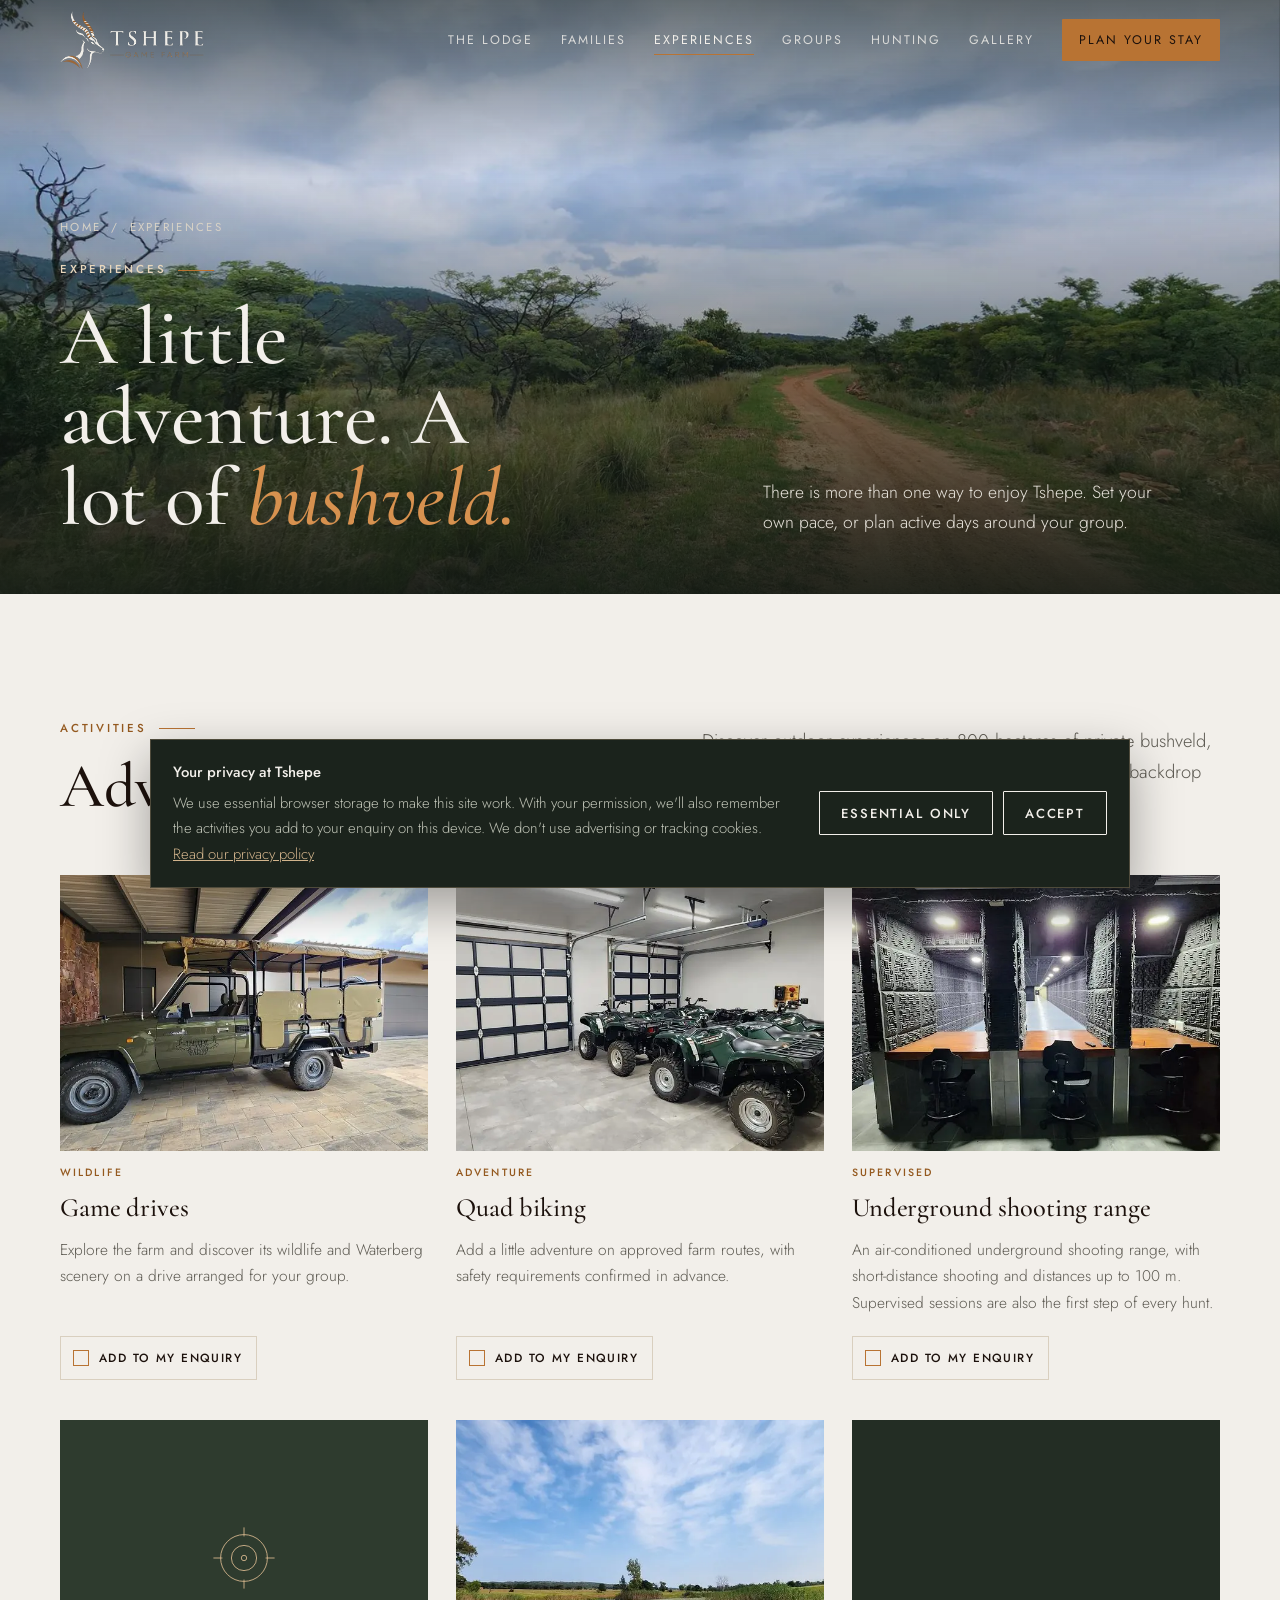
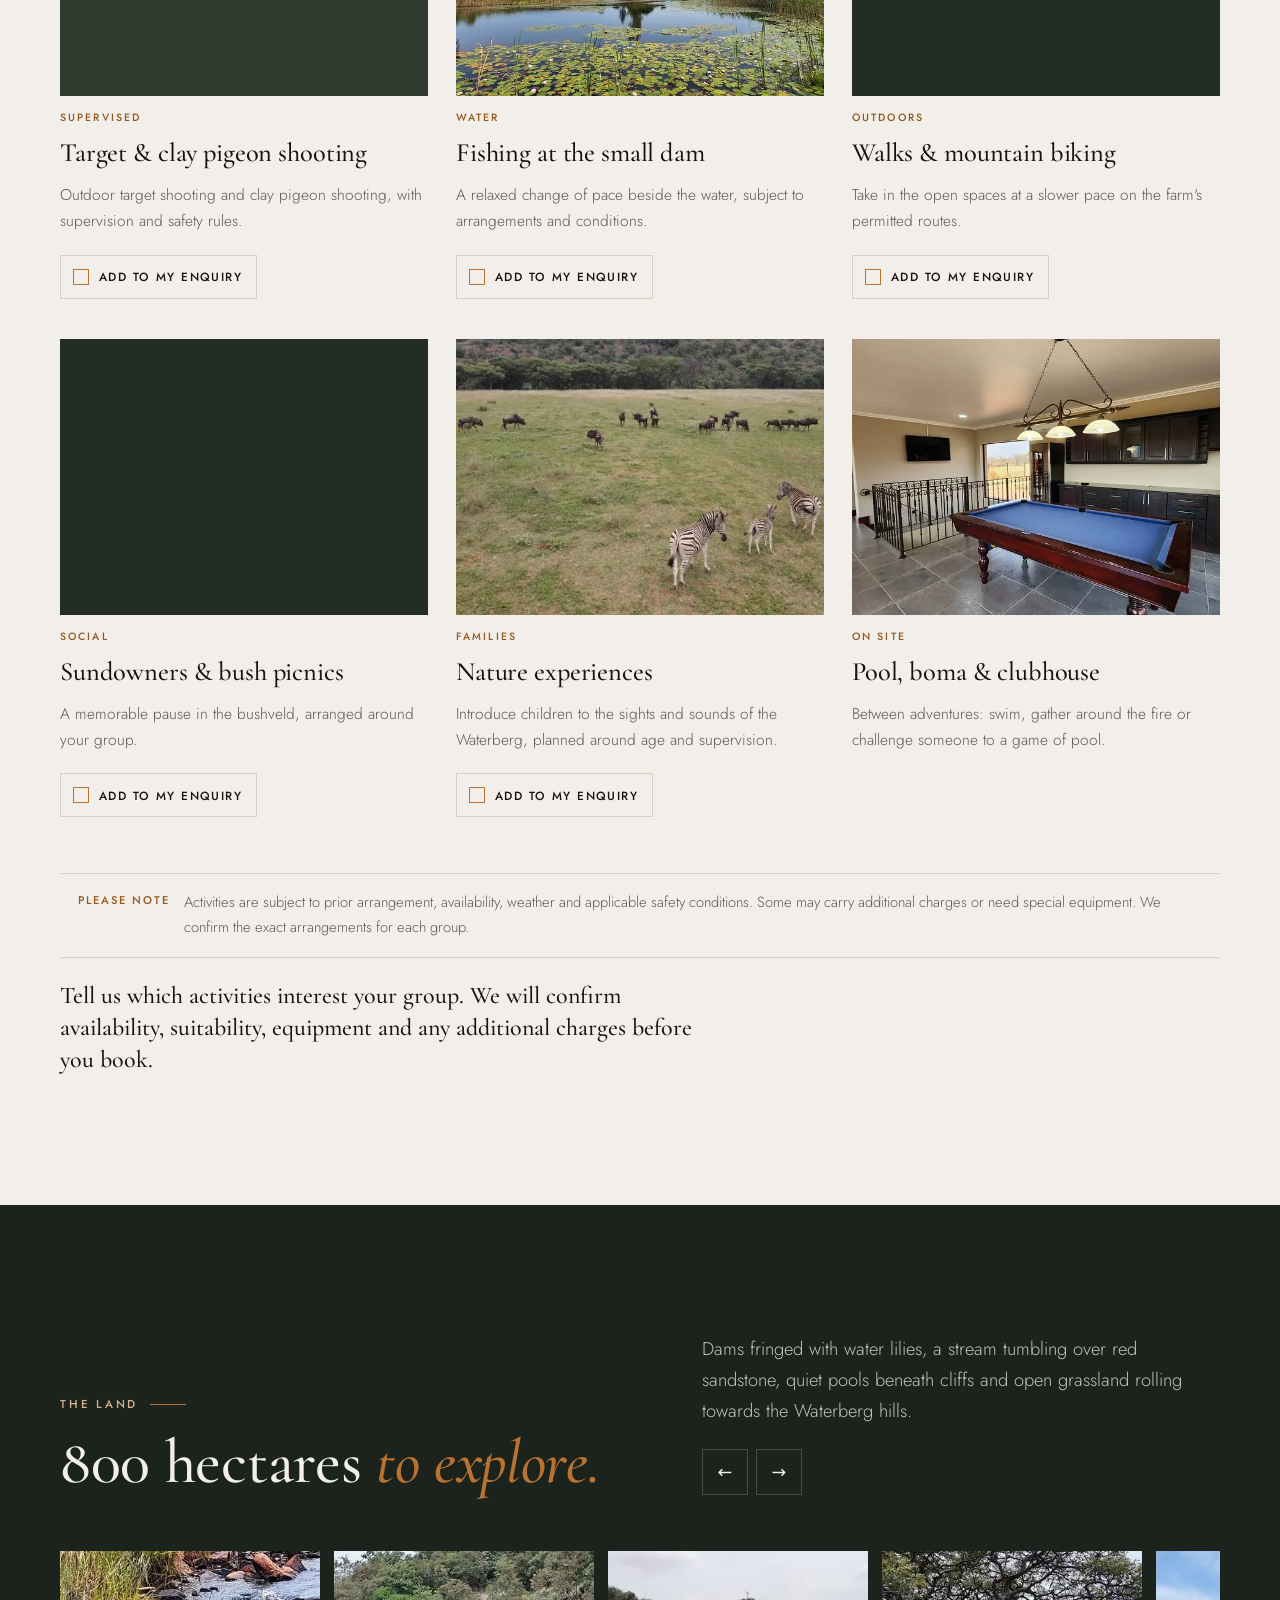
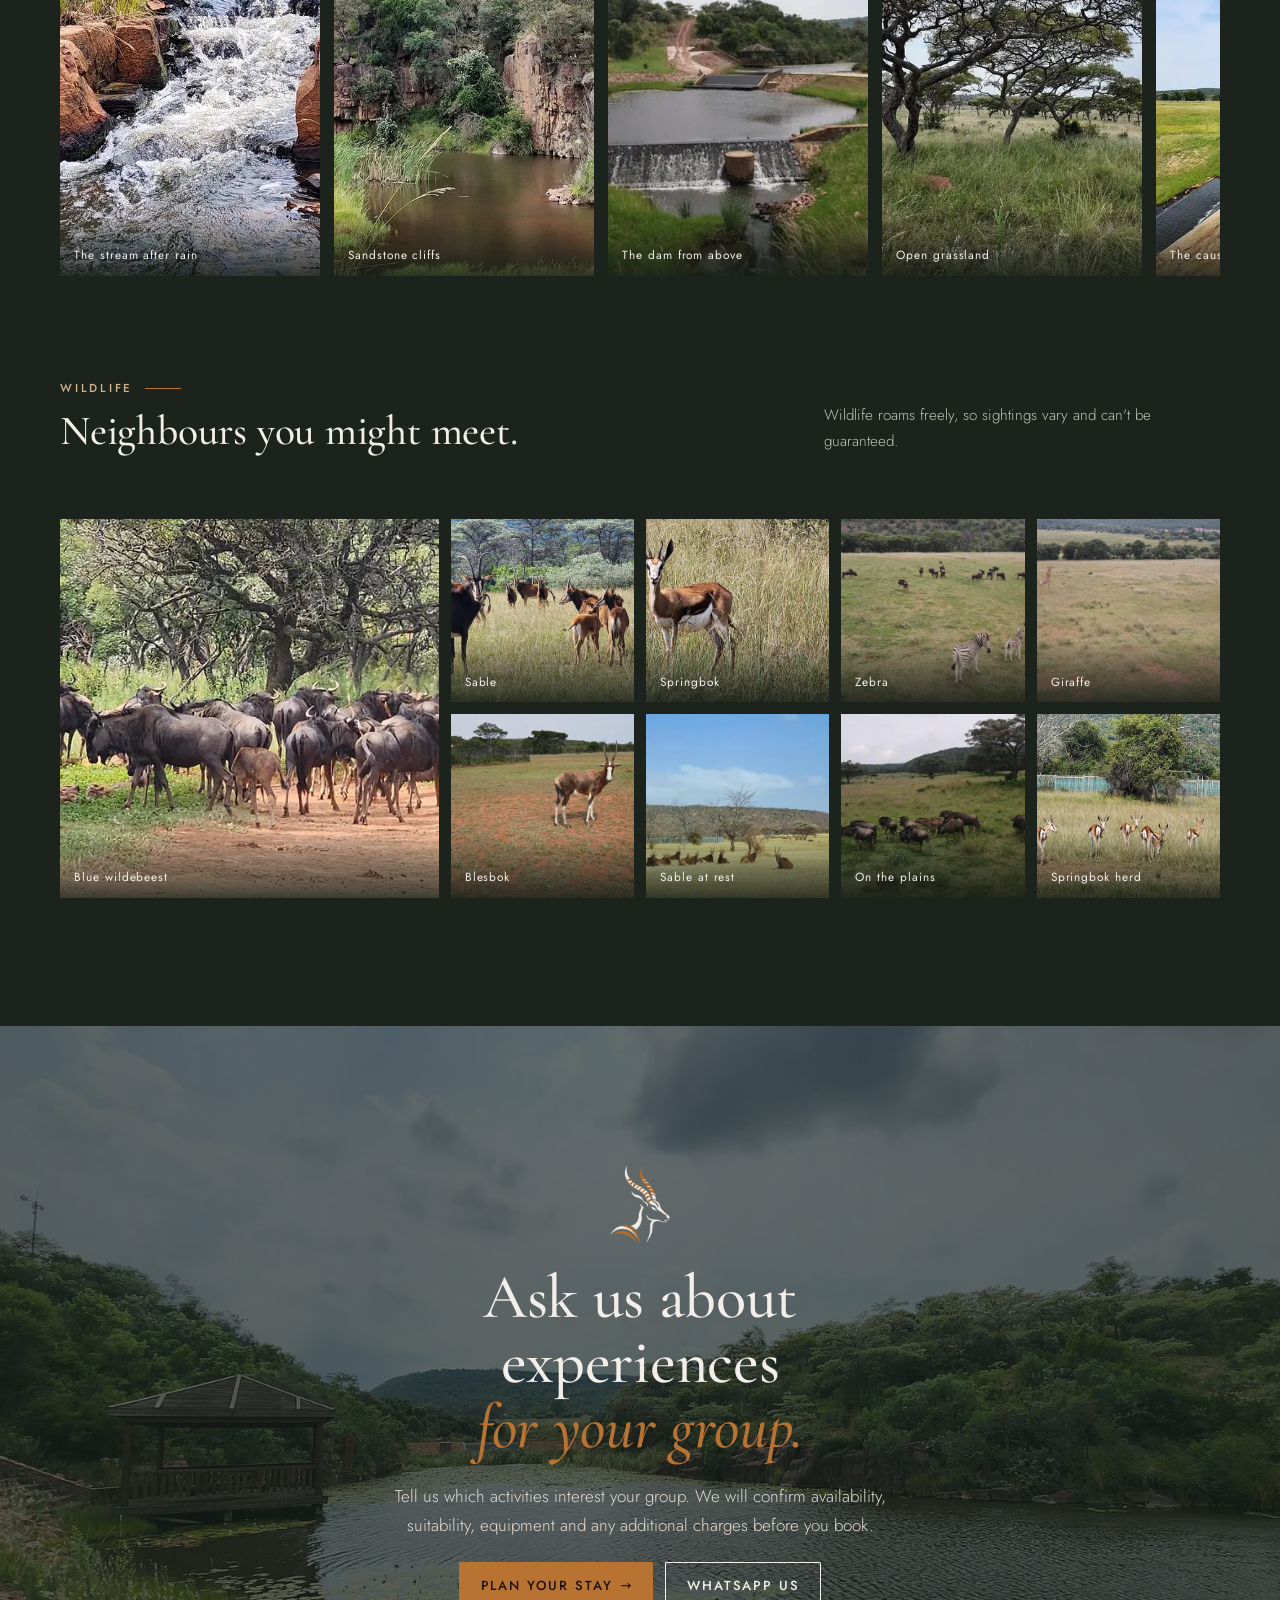
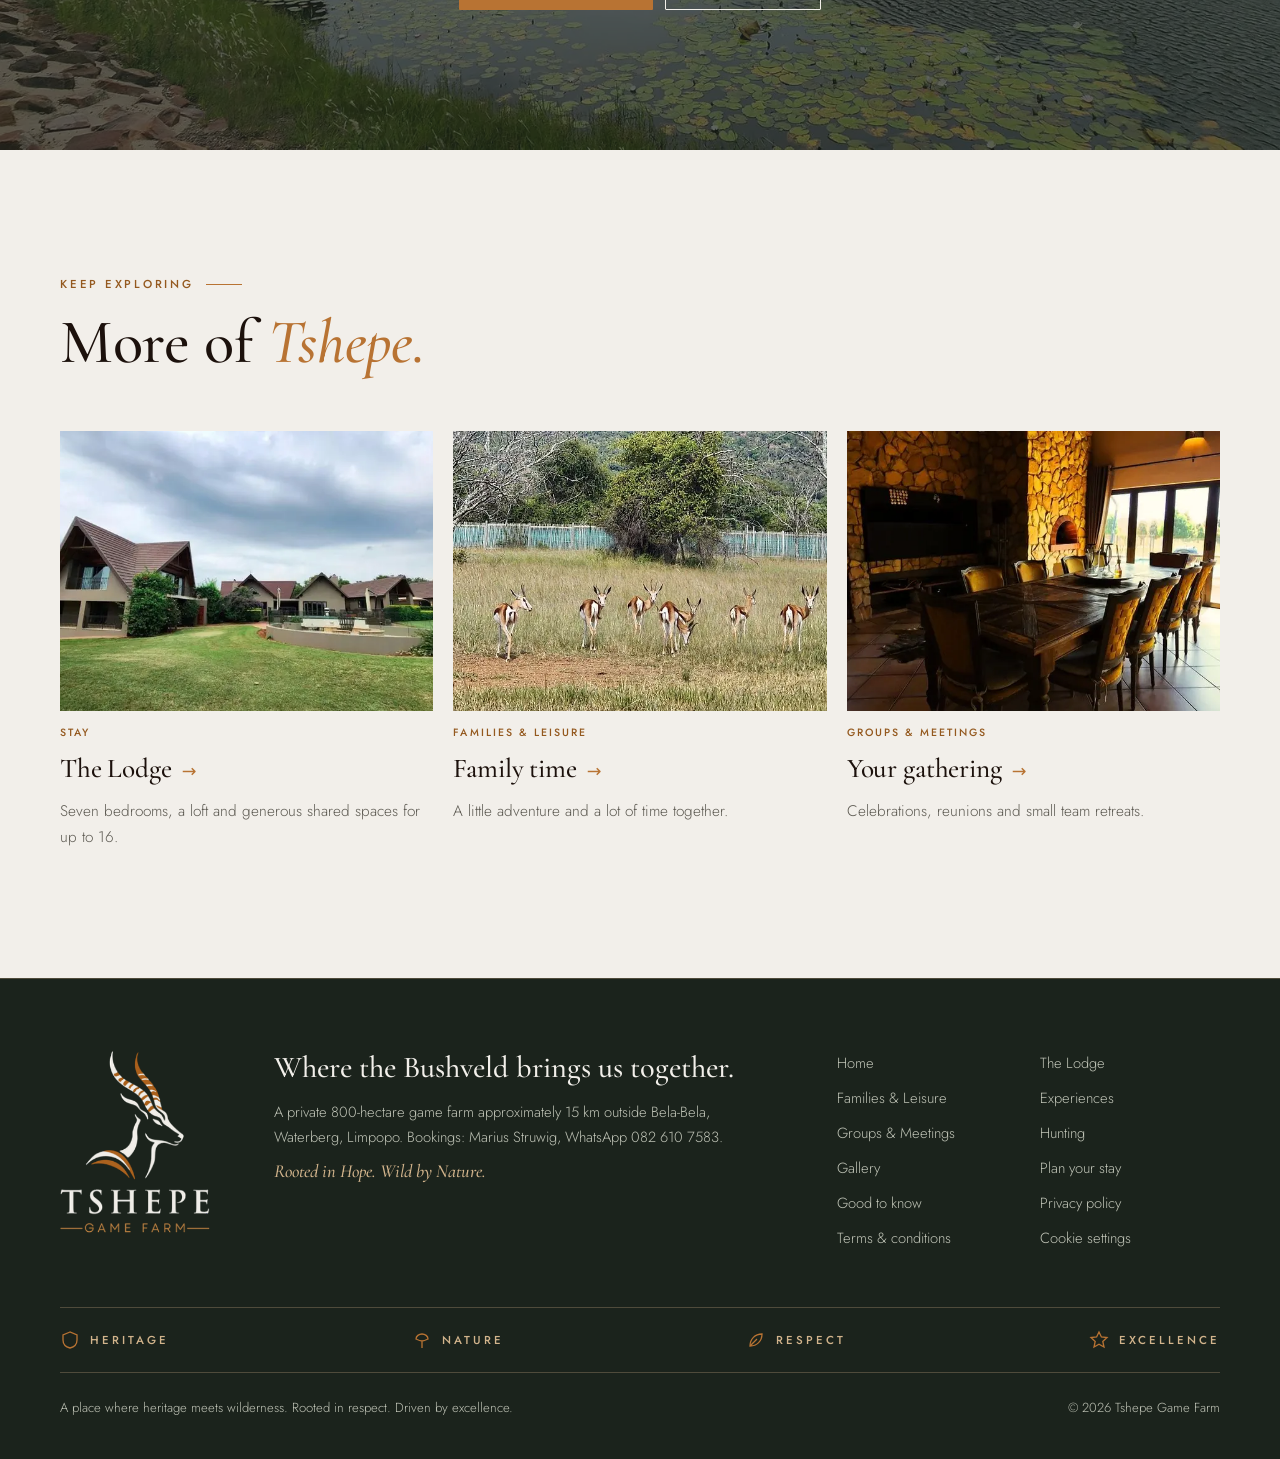
<file: experiences.html>
<!doctype html>
<html lang="en">
<head>
<meta charset="utf-8">
<meta name="viewport" content="width=device-width, initial-scale=1, viewport-fit=cover">
<title>Bushveld Experiences | Tshepe Game Farm</title>
<meta name="description" content="Explore game drives, quad biking, fishing, sundowners and other Tshepe experiences. Confirm suitability, availability and charges before your stay.">
<link rel="canonical" href="https://www.tshepegamefarm.co.za/experiences.html">
<meta property="og:type" content="website">
<meta property="og:site_name" content="Tshepe Game Farm">
<meta property="og:title" content="Bushveld Experiences | Tshepe Game Farm">
<meta property="og:description" content="Explore game drives, quad biking, fishing, sundowners and other Tshepe experiences. Confirm suitability, availability and charges before your stay.">
<meta property="og:url" content="https://www.tshepegamefarm.co.za/experiences.html">
<meta property="og:image" content="https://www.tshepegamefarm.co.za/img/og/og-experiences.jpg">
<meta property="og:image:width" content="1200">
<meta property="og:image:height" content="630">
<meta property="og:image:alt" content="The open game-viewing vehicle at Tshepe Game Farm">
<meta property="og:locale" content="en_ZA">
<meta name="twitter:card" content="summary_large_image">
<meta name="twitter:title" content="Bushveld Experiences | Tshepe Game Farm">
<meta name="twitter:description" content="Explore game drives, quad biking, fishing, sundowners and other Tshepe experiences. Confirm suitability, availability and charges before your stay.">
<meta name="twitter:image" content="https://www.tshepegamefarm.co.za/img/og/og-experiences.jpg">
<meta name="theme-color" content="#2e3b2e">
<link rel="preload" href="assets/fonts/jost-300.woff2" as="font" type="font/woff2" crossorigin>
<link rel="preload" href="assets/fonts/cormorant-garamond-500.woff2" as="font" type="font/woff2" crossorigin>
<link rel="preload" as="image" type="image/webp" imagesrcset="img/track-800.webp 800w, img/track-1200.webp 1200w, img/track.webp 1600w, img/track-2400.webp 2400w" imagesizes="100vw" fetchpriority="high">
<link rel="stylesheet" href="assets/site.css">
<link rel="icon" href="favicon.ico" sizes="any">
<link rel="icon" type="image/png" sizes="32x32" href="img/favicon-32.png">
<link rel="apple-touch-icon" href="apple-touch-icon.png">
<link rel="manifest" href="site.webmanifest">
</head>
<body>
<header class="site-head" id="head">
  <div class="wrap head-row">
    <a class="brand" href="index.html"><img decoding="async" src="img/logo-horizontal.png" alt="Tshepe Game Farm, home" width="535" height="215"></a>
    <nav class="nav" aria-label="Main">
      <a href="lodge.html">The Lodge</a>
      <a href="families.html">Families</a>
      <a href="experiences.html" aria-current="page">Experiences</a>
      <a href="groups.html">Groups</a>
      <a href="hunting.html">Hunting</a>
      <a href="gallery.html">Gallery</a>
      <a class="btn btn-copper" href="plan.html">Plan your stay</a>
    </nav>
    <button class="menu-btn" id="menuBtn" aria-expanded="false" aria-controls="drawer"><i></i><span>MENU</span></button>
  </div>
  <div class="drawer" id="drawer" hidden><div class="wrap"><a href="index.html">Home</a><a href="lodge.html">The Lodge</a><a href="families.html">Families</a><a href="experiences.html" aria-current="page">Experiences</a><a href="groups.html">Groups</a><a href="hunting.html">Hunting</a><a href="gallery.html">Gallery</a><a href="plan.html">Plan your stay</a></div></div>
</header>
<main id="top">
<section class="subhero" aria-label="Experiences">
  <picture><source type="image/webp" srcset="img/track-800.webp 800w, img/track-1200.webp 1200w, img/track.webp 1600w, img/track-2400.webp 2400w" sizes="100vw"><img width="1600" height="901" src="img/track.jpg" srcset="img/track-800.jpg 800w, img/track-1200.jpg 1200w, img/track.jpg 1600w, img/track-2400.jpg 2400w" sizes="100vw" alt="Red dirt track through bushveld grass and trees" fetchpriority="high"></picture>
  <div class="wrap">
    <div>
      <nav class="crumbs" aria-label="Breadcrumb"><a href="index.html">Home</a><span>/</span><span>Experiences</span></nav>
      <span class="eyebrow">Experiences</span>
      <h1>A little adventure. A lot of <em>bushveld.</em></h1>
    </div>
    <p>There is more than one way to enjoy Tshepe. Set your own pace, or plan active days around your group.</p>
  </div>
</section>
<section class="band light" aria-labelledby="actH">
  <div class="wrap">
    <div class="sec-head">
      <div><span class="eyebrow">Activities</span><h2 id="actH">Adventure <em class="ac">in nature.</em></h2></div>
      <p class="lede">Discover outdoor experiences on 800 hectares of private bushveld, where open spaces, wildlife and natural beauty create a backdrop for adventure, relaxation and connection.</p>
    </div>
    <div class="exp-grid">
        <article class="exp" id="game-drives"><figure class="ph"><picture><source type="image/webp" srcset="img/game-vehicle-800.webp 800w, img/game-vehicle-1200.webp 1200w, img/game-vehicle.webp 1600w" sizes="(max-width: 760px) 100vw, (max-width: 1100px) 60vw, 50vw"><img decoding="async" src="img/game-vehicle.jpg" srcset="img/game-vehicle-800.jpg 800w, img/game-vehicle-1200.jpg 1200w, img/game-vehicle.jpg 1600w" sizes="(max-width: 760px) 100vw, (max-width: 1100px) 60vw, 50vw" alt="Open game-viewing vehicle parked under a carport" width="1200" height="676" loading="lazy"></picture></figure><span class="k">Wildlife</span><h3>Game drives</h3><p>Explore the farm and discover its wildlife and Waterberg scenery on a drive arranged for your group.</p><button type="button" class="pick" data-act="a1" data-label="Game drives" aria-pressed="false"><span class="pick-box" aria-hidden="true"></span>Add to my enquiry</button></article>
        <article class="exp" id="quad-biking"><figure class="ph"><picture><source type="image/webp" srcset="img/quads-800.webp 800w, img/quads-1200.webp 1200w, img/quads.webp 1600w" sizes="(max-width: 760px) 100vw, (max-width: 1100px) 60vw, 50vw"><img decoding="async" src="img/quads.jpg" srcset="img/quads-800.jpg 800w, img/quads-1200.jpg 1200w, img/quads.jpg 1600w" sizes="(max-width: 760px) 100vw, (max-width: 1100px) 60vw, 50vw" alt="Row of green quad bikes in the farm garage" width="1200" height="676" loading="lazy"></picture></figure><span class="k">Adventure</span><h3>Quad biking</h3><p>Add a little adventure on approved farm routes, with safety requirements confirmed in advance.</p><button type="button" class="pick" data-act="a2" data-label="Quad biking" aria-pressed="false"><span class="pick-box" aria-hidden="true"></span>Add to my enquiry</button></article>
        <article class="exp" id="shooting-range"><figure class="ph"><picture><source type="image/webp" srcset="img/range-800.webp 800w, img/range-1200.webp 1200w, img/range.webp 1600w" sizes="(max-width: 760px) 100vw, (max-width: 1100px) 60vw, 50vw"><img decoding="async" src="img/range.jpg" srcset="img/range-800.jpg 800w, img/range-1200.jpg 1200w, img/range.jpg 1600w" sizes="(max-width: 760px) 100vw, (max-width: 1100px) 60vw, 50vw" alt="Underground shooting range with padded booths and acoustic wall panels" width="1200" height="676" loading="lazy"></picture></figure><span class="k">Supervised</span><h3>Underground shooting range</h3><p>An air-conditioned underground shooting range, with short-distance shooting and distances up to 100 m. Supervised sessions are also the first step of every hunt.</p><button type="button" class="pick" data-act="a5" data-label="Shooting" aria-pressed="false"><span class="pick-box" aria-hidden="true"></span>Add to my enquiry</button></article>
        <article class="exp" id="clay-shooting"><figure class="ph icon-only"><svg viewBox="0 0 80 80" aria-hidden="true"><circle cx="40" cy="40" r="26"/><circle cx="40" cy="40" r="14"/><circle cx="40" cy="40" r="3"/><path d="M40 6v10M40 64v10M6 40h10M64 40h10"/></svg></figure><span class="k">Supervised</span><h3>Target &amp; clay pigeon shooting</h3><p>Outdoor target shooting and clay pigeon shooting, with supervision and safety rules.</p><button type="button" class="pick" data-act="a5" data-label="Shooting" aria-pressed="false"><span class="pick-box" aria-hidden="true"></span>Add to my enquiry</button></article>
        <article class="exp" id="fishing"><figure class="ph"><picture><source type="image/webp" srcset="img/lily-dam-800.webp 800w, img/lily-dam-1200.webp 1200w, img/lily-dam.webp 1600w, img/lily-dam-2400.webp 2400w" sizes="(max-width: 760px) 100vw, (max-width: 1100px) 60vw, 50vw"><img decoding="async" src="img/lily-dam.jpg" srcset="img/lily-dam-800.jpg 800w, img/lily-dam-1200.jpg 1200w, img/lily-dam.jpg 1600w, img/lily-dam-2400.jpg 2400w" sizes="(max-width: 760px) 100vw, (max-width: 1100px) 60vw, 50vw" alt="Dam covered in water lilies under a wide sky" width="1400" height="788" loading="lazy"></picture></figure><span class="k">Water</span><h3>Fishing at the small dam</h3><p>A relaxed change of pace beside the water, subject to arrangements and conditions.</p><button type="button" class="pick" data-act="a3" data-label="Fishing" aria-pressed="false"><span class="pick-box" aria-hidden="true"></span>Add to my enquiry</button></article>
        <article class="exp" id="walks"><figure class="ph"><picture><source type="image/webp" srcset="img/track-800.webp 800w, img/track-1200.webp 1200w, img/track.webp 1600w, img/track-2400.webp 2400w" sizes="(max-width: 760px) 100vw, (max-width: 1100px) 60vw, 50vw"><img decoding="async" src="img/track.jpg" srcset="img/track-800.jpg 800w, img/track-1200.jpg 1200w, img/track.jpg 1600w, img/track-2400.jpg 2400w" sizes="(max-width: 760px) 100vw, (max-width: 1100px) 60vw, 50vw" alt="Red dirt track through bushveld grass and trees" width="1200" height="676" loading="lazy"></picture></figure><span class="k">Outdoors</span><h3>Walks &amp; mountain biking</h3><p>Take in the open spaces at a slower pace on the farm's permitted routes.</p><button type="button" class="pick" data-act="a4" data-label="Walks &amp; biking" aria-pressed="false"><span class="pick-box" aria-hidden="true"></span>Add to my enquiry</button></article>
        <article class="exp" id="sundowners"><figure class="ph"><picture><source type="image/webp" srcset="img/gazebo-dam-800.webp 800w, img/gazebo-dam-1200.webp 1200w, img/gazebo-dam.webp 1600w, img/gazebo-dam-2400.webp 2400w" sizes="(max-width: 760px) 100vw, (max-width: 1100px) 60vw, 50vw"><img decoding="async" src="img/gazebo-dam.jpg" srcset="img/gazebo-dam-800.jpg 800w, img/gazebo-dam-1200.jpg 1200w, img/gazebo-dam.jpg 1600w, img/gazebo-dam-2400.jpg 2400w" sizes="(max-width: 760px) 100vw, (max-width: 1100px) 60vw, 50vw" alt="Gazebo on the dam wall with hills beyond" width="1200" height="676" loading="lazy"></picture></figure><span class="k">Social</span><h3>Sundowners &amp; bush picnics</h3><p>A memorable pause in the bushveld, arranged around your group.</p><button type="button" class="pick" data-act="a6" data-label="Sundowners &amp; picnics" aria-pressed="false"><span class="pick-box" aria-hidden="true"></span>Add to my enquiry</button></article>
        <article class="exp" id="nature"><figure class="ph"><picture><source type="image/webp" srcset="img/zebra-800.webp 800w, img/zebra-1200.webp 1200w, img/zebra.webp 1600w" sizes="(max-width: 760px) 100vw, (max-width: 1100px) 60vw, 50vw"><img decoding="async" src="img/zebra.jpg" srcset="img/zebra-800.jpg 800w, img/zebra-1200.jpg 1200w, img/zebra.jpg 1600w" sizes="(max-width: 760px) 100vw, (max-width: 1100px) 60vw, 50vw" alt="Zebra and foal on open grassland with wildebeest behind" width="1200" height="674" loading="lazy"></picture></figure><span class="k">Families</span><h3>Nature experiences</h3><p>Introduce children to the sights and sounds of the Waterberg, planned around age and supervision.</p><button type="button" class="pick" data-act="a7" data-label="Kids' nature experiences" aria-pressed="false"><span class="pick-box" aria-hidden="true"></span>Add to my enquiry</button></article>
        <article class="exp" id="on-site"><figure class="ph"><picture><source type="image/webp" srcset="img/clubhouse-800.webp 800w, img/clubhouse-1200.webp 1200w, img/clubhouse.webp 1600w" sizes="(max-width: 760px) 100vw, (max-width: 1100px) 60vw, 50vw"><img decoding="async" src="img/clubhouse.jpg" srcset="img/clubhouse-800.jpg 800w, img/clubhouse-1200.jpg 1200w, img/clubhouse.jpg 1600w" sizes="(max-width: 760px) 100vw, (max-width: 1100px) 60vw, 50vw" alt="Clubhouse with pool table" width="1200" height="676" loading="lazy"></picture></figure><span class="k">On site</span><h3>Pool, boma &amp; clubhouse</h3><p>Between adventures: swim, gather around the fire or challenge someone to a game of pool.</p></article>
      </div>
    <div class="picks" id="picks" hidden><p><b>Your interests:</b> <span id="picksList"></span></p><a class="btn btn-copper arrow" href="plan.html">Plan your stay with these</a></div>
    <div class="note" style="margin-top:56px"><b>Please note</b><span>Activities are subject to prior arrangement, availability, weather and applicable safety conditions. Some may carry additional charges or need special equipment. We confirm the exact arrangements for each group.</span></div>
    <p class="exp-cta">Tell us which activities interest your group. We will confirm availability, suitability, equipment and any additional charges before you book.</p>
  </div>
</section>
<section class="band dark deep" aria-labelledby="landH">
  <div class="wrap">
    <div data-rail>
  <div class="sec-head">
    <div><span class="eyebrow">The Land</span><h2>800 hectares <em class="ac">to explore.</em></h2></div>
    <div style="gap:22px"><p class="lede">Dams fringed with water lilies, a stream tumbling over red sandstone, quiet pools beneath cliffs and open grassland rolling towards the Waterberg hills.</p>
    <div class="rail-ctrl"><button type="button" data-prev aria-label="Previous photos">←</button><button type="button" data-next aria-label="Next photos">→</button></div></div>
  </div>
  <div class="land-rail" tabindex="0" aria-label="Photos of the farm landscape">
        <figure class="ph"><picture><source type="image/webp" srcset="img/cascade-800.webp 800w, img/cascade-1200.webp 1200w, img/cascade.webp 1600w" sizes="(max-width: 760px) 100vw, (max-width: 1100px) 60vw, 50vw"><img decoding="async" src="img/cascade.jpg" srcset="img/cascade-800.jpg 800w, img/cascade-1200.jpg 1200w, img/cascade.jpg 1600w" sizes="(max-width: 760px) 100vw, (max-width: 1100px) 60vw, 50vw" alt="Water cascading over red boulders" width="1200" height="676" loading="lazy" style="object-position:40% 50%"></picture><figcaption>The stream after rain</figcaption></figure>
        <figure class="ph"><picture><source type="image/webp" srcset="img/cliffs-800.webp 800w, img/cliffs-1200.webp 1200w, img/cliffs.webp 1600w" sizes="(max-width: 760px) 100vw, (max-width: 1100px) 60vw, 50vw"><img decoding="async" src="img/cliffs.jpg" srcset="img/cliffs-800.jpg 800w, img/cliffs-1200.jpg 1200w, img/cliffs.jpg 1600w" sizes="(max-width: 760px) 100vw, (max-width: 1100px) 60vw, 50vw" alt="Pool beneath red sandstone cliffs" width="1000" height="563" loading="lazy"></picture><figcaption>Sandstone cliffs</figcaption></figure>
        <figure class="ph"><picture><source type="image/webp" srcset="img/aerial-weir-800.webp 800w, img/aerial-weir-1200.webp 1200w, img/aerial-weir.webp 1600w" sizes="(max-width: 760px) 100vw, (max-width: 1100px) 60vw, 50vw"><img decoding="async" src="img/aerial-weir.jpg" srcset="img/aerial-weir-800.jpg 800w, img/aerial-weir-1200.jpg 1200w, img/aerial-weir.jpg 1600w" sizes="(max-width: 760px) 100vw, (max-width: 1100px) 60vw, 50vw" alt="Aerial view of a dam with a stepped weir" width="1400" height="781" loading="lazy" style="object-position:55% 50%"></picture><figcaption>The dam from above</figcaption></figure>
        <figure class="ph"><picture><source type="image/webp" srcset="img/acacia-800.webp 800w, img/acacia-1200.webp 1200w, img/acacia.webp 1600w" sizes="(max-width: 760px) 100vw, (max-width: 1100px) 60vw, 50vw"><img decoding="async" src="img/acacia.jpg" srcset="img/acacia-800.jpg 800w, img/acacia-1200.jpg 1200w, img/acacia.jpg 1600w" sizes="(max-width: 760px) 100vw, (max-width: 1100px) 60vw, 50vw" alt="Spreading acacia tree in grassland" width="1000" height="563" loading="lazy"></picture><figcaption>Open grassland</figcaption></figure>
        <figure class="ph"><picture><source type="image/webp" srcset="img/causeway-800.webp 800w, img/causeway-1200.webp 1200w, img/causeway.webp 1600w" sizes="(max-width: 760px) 100vw, (max-width: 1100px) 60vw, 50vw"><img decoding="async" src="img/causeway.jpg" srcset="img/causeway-800.jpg 800w, img/causeway-1200.jpg 1200w, img/causeway.jpg 1600w" sizes="(max-width: 760px) 100vw, (max-width: 1100px) 60vw, 50vw" alt="Causeway crossing beside a dam" width="1200" height="672" loading="lazy"></picture><figcaption>The causeway</figcaption></figure>
        <figure class="ph"><picture><source type="image/webp" srcset="img/river-800.webp 800w, img/river-1200.webp 1200w, img/river.webp 1600w" sizes="(max-width: 760px) 100vw, (max-width: 1100px) 60vw, 50vw"><img decoding="async" src="img/river.jpg" srcset="img/river-800.jpg 800w, img/river-1200.jpg 1200w, img/river.jpg 1600w" sizes="(max-width: 760px) 100vw, (max-width: 1100px) 60vw, 50vw" alt="Calm river reflecting trees and sky" width="1200" height="674" loading="lazy"></picture><figcaption>Still water</figcaption></figure>
        <figure class="ph"><picture><source type="image/webp" srcset="img/hills-800.webp 800w, img/hills-1200.webp 1200w, img/hills.webp 1600w" sizes="(max-width: 760px) 100vw, (max-width: 1100px) 60vw, 50vw"><img decoding="async" src="img/hills.jpg" srcset="img/hills-800.jpg 800w, img/hills-1200.jpg 1200w, img/hills.jpg 1600w" sizes="(max-width: 760px) 100vw, (max-width: 1100px) 60vw, 50vw" alt="Grassland with bush-covered hills" width="1400" height="788" loading="lazy"></picture><figcaption>Towards the hills</figcaption></figure>
        <figure class="ph"><picture><source type="image/webp" srcset="img/weir-800.webp 800w, img/weir-1200.webp 1200w, img/weir.webp 1600w" sizes="(max-width: 760px) 100vw, (max-width: 1100px) 60vw, 50vw"><img decoding="async" src="img/weir.jpg" srcset="img/weir-800.jpg 800w, img/weir-1200.jpg 1200w, img/weir.jpg 1600w" sizes="(max-width: 760px) 100vw, (max-width: 1100px) 60vw, 50vw" alt="Small weir below a rocky ridge" width="1200" height="676" loading="lazy"></picture><figcaption>The weir</figcaption></figure>
      </div>
</div>
    <div class="wild-head">
      <div style="display:flex;flex-direction:column;gap:14px"><span class="eyebrow">Wildlife</span><h3 style="font-size:clamp(1.9rem,3.4vw,2.6rem)">Neighbours you might meet.</h3></div>
      <p class="muted" style="max-width:44ch;font-size:.95rem">Wildlife roams freely, so sightings vary and can't be guaranteed.</p>
    </div>
    <div class="wild">
        <figure class="ph"><picture><source type="image/webp" srcset="img/wildebeest-800.webp 800w, img/wildebeest-1200.webp 1200w, img/wildebeest.webp 1600w, img/wildebeest-2400.webp 2400w" sizes="(max-width: 760px) 100vw, (max-width: 1100px) 60vw, 50vw"><img decoding="async" src="img/wildebeest.jpg" srcset="img/wildebeest-800.jpg 800w, img/wildebeest-1200.jpg 1200w, img/wildebeest.jpg 1600w, img/wildebeest-2400.jpg 2400w" sizes="(max-width: 760px) 100vw, (max-width: 1100px) 60vw, 50vw" alt="Herd of blue wildebeest gathered under trees" width="1400" height="788" loading="lazy"></picture><figcaption>Blue wildebeest</figcaption></figure>
        <figure class="ph"><picture><source type="image/webp" srcset="img/sable-herd-800.webp 800w, img/sable-herd-1200.webp 1200w, img/sable-herd.webp 1600w" sizes="(max-width: 760px) 100vw, (max-width: 1100px) 60vw, 50vw"><img decoding="async" src="img/sable-herd.jpg" srcset="img/sable-herd-800.jpg 800w, img/sable-herd-1200.jpg 1200w, img/sable-herd.jpg 1600w" sizes="(max-width: 760px) 100vw, (max-width: 1100px) 60vw, 50vw" alt="Sable antelope with a herd of females" width="1200" height="676" loading="lazy"></picture><figcaption>Sable</figcaption></figure>
        <figure class="ph"><picture><source type="image/webp" srcset="img/springbok-800.webp 800w, img/springbok-1200.webp 1200w, img/springbok.webp 1600w, img/springbok-2400.webp 2400w" sizes="(max-width: 760px) 100vw, (max-width: 1100px) 60vw, 50vw"><img decoding="async" src="img/springbok.jpg" srcset="img/springbok-800.jpg 800w, img/springbok-1200.jpg 1200w, img/springbok.jpg 1600w, img/springbok-2400.jpg 2400w" sizes="(max-width: 760px) 100vw, (max-width: 1100px) 60vw, 50vw" alt="Springbok in tall grass" width="1000" height="563" loading="lazy"></picture><figcaption>Springbok</figcaption></figure>
        <figure class="ph"><picture><source type="image/webp" srcset="img/zebra-800.webp 800w, img/zebra-1200.webp 1200w, img/zebra.webp 1600w" sizes="(max-width: 760px) 100vw, (max-width: 1100px) 60vw, 50vw"><img decoding="async" src="img/zebra.jpg" srcset="img/zebra-800.jpg 800w, img/zebra-1200.jpg 1200w, img/zebra.jpg 1600w" sizes="(max-width: 760px) 100vw, (max-width: 1100px) 60vw, 50vw" alt="Zebra mare and foal" width="1200" height="674" loading="lazy"></picture><figcaption>Zebra</figcaption></figure>
        <figure class="ph"><picture><source type="image/webp" srcset="img/giraffe-800.webp 800w, img/giraffe-1200.webp 1200w, img/giraffe.webp 1600w" sizes="(max-width: 760px) 100vw, (max-width: 1100px) 60vw, 50vw"><img decoding="async" src="img/giraffe.jpg" srcset="img/giraffe-800.jpg 800w, img/giraffe-1200.jpg 1200w, img/giraffe.jpg 1600w" sizes="(max-width: 760px) 100vw, (max-width: 1100px) 60vw, 50vw" alt="Giraffe on open grassland" width="1000" height="562" loading="lazy"></picture><figcaption>Giraffe</figcaption></figure>
        <figure class="ph"><picture><source type="image/webp" srcset="img/blesbok-800.webp 800w, img/blesbok-1200.webp 1200w, img/blesbok.webp 1600w" sizes="(max-width: 760px) 100vw, (max-width: 1100px) 60vw, 50vw"><img decoding="async" src="img/blesbok.jpg" srcset="img/blesbok-800.jpg 800w, img/blesbok-1200.jpg 1200w, img/blesbok.jpg 1600w" sizes="(max-width: 760px) 100vw, (max-width: 1100px) 60vw, 50vw" alt="Blesbok on red earth" width="1000" height="562" loading="lazy"></picture><figcaption>Blesbok</figcaption></figure>
        <figure class="ph"><picture><source type="image/webp" srcset="img/sable-rest-800.webp 800w, img/sable-rest-1200.webp 1200w, img/sable-rest.webp 1600w" sizes="(max-width: 760px) 100vw, (max-width: 1100px) 60vw, 50vw"><img decoding="async" src="img/sable-rest.jpg" srcset="img/sable-rest-800.jpg 800w, img/sable-rest-1200.jpg 1200w, img/sable-rest.jpg 1600w" sizes="(max-width: 760px) 100vw, (max-width: 1100px) 60vw, 50vw" alt="Sable resting in a sunny clearing" width="1200" height="672" loading="lazy"></picture><figcaption>Sable at rest</figcaption></figure>
        <figure class="ph"><picture><source type="image/webp" srcset="img/wildebeest-plain-800.webp 800w, img/wildebeest-plain-1200.webp 1200w, img/wildebeest-plain.webp 1600w, img/wildebeest-plain-2400.webp 2400w" sizes="(max-width: 760px) 100vw, (max-width: 1100px) 60vw, 50vw"><img decoding="async" src="img/wildebeest-plain.jpg" srcset="img/wildebeest-plain-800.jpg 800w, img/wildebeest-plain-1200.jpg 1200w, img/wildebeest-plain.jpg 1600w, img/wildebeest-plain-2400.jpg 2400w" sizes="(max-width: 760px) 100vw, (max-width: 1100px) 60vw, 50vw" alt="Wildebeest grazing on the plains" width="1200" height="667" loading="lazy"></picture><figcaption>On the plains</figcaption></figure>
        <figure class="ph"><picture><source type="image/webp" srcset="img/springbok-herd-800.webp 800w, img/springbok-herd-1200.webp 1200w, img/springbok-herd.webp 1600w, img/springbok-herd-2400.webp 2400w" sizes="(max-width: 760px) 100vw, (max-width: 1100px) 60vw, 50vw"><img decoding="async" src="img/springbok-herd.jpg" srcset="img/springbok-herd-800.jpg 800w, img/springbok-herd-1200.jpg 1200w, img/springbok-herd.jpg 1600w, img/springbok-herd-2400.jpg 2400w" sizes="(max-width: 760px) 100vw, (max-width: 1100px) 60vw, 50vw" alt="Springbok herd" width="1200" height="676" loading="lazy"></picture><figcaption>Springbok herd</figcaption></figure>
      </div>
  </div>
</section>
<section class="cta-band" aria-label="Plan your stay">
  <picture><source type="image/webp" srcset="img/gazebo-dam-800.webp 800w, img/gazebo-dam-1200.webp 1200w, img/gazebo-dam.webp 1600w, img/gazebo-dam-2400.webp 2400w" sizes="100vw"><img decoding="async" width="1600" height="901" src="img/gazebo-dam.jpg" srcset="img/gazebo-dam-800.jpg 800w, img/gazebo-dam-1200.jpg 1200w, img/gazebo-dam.jpg 1600w, img/gazebo-dam-2400.jpg 2400w" sizes="100vw" alt="" loading="lazy"></picture>
  <div class="wrap">
    <img decoding="async" src="img/emblem-dark.png" alt="" width="60" style="width:60px">
    <h2>Ask us about experiences <em class="ac">for your group.</em></h2>
    <p>Tell us which activities interest your group. We will confirm availability, suitability, equipment and any additional charges before you book.</p>
    <div class="hero-actions">
      <a class="btn btn-copper arrow" href="plan.html">Plan your stay</a>
      <a class="btn btn-line" href="https://wa.me/27826107583" target="_blank" rel="noopener">WhatsApp us</a>
    </div>
  </div>
</section>
<section class="band light" aria-labelledby="moreH">
  <div class="wrap">
    <div class="sec-head"><div><span class="eyebrow">Keep exploring</span><h2 id="moreH">More of <em class="ac">Tshepe.</em></h2></div></div>
    <div class="cards"><a class="card wide" href="lodge.html"><figure class="ph"><picture><source type="image/webp" srcset="img/lodge-front-800.webp 800w, img/lodge-front-1200.webp 1200w, img/lodge-front.webp 1600w, img/lodge-front-2400.webp 2400w" sizes="(max-width: 760px) 100vw, (max-width: 1100px) 60vw, 50vw"><img decoding="async" width="1600" height="898" src="img/lodge-front.jpg" srcset="img/lodge-front-800.jpg 800w, img/lodge-front-1200.jpg 1200w, img/lodge-front.jpg 1600w, img/lodge-front-2400.jpg 2400w" sizes="(max-width: 760px) 100vw, (max-width: 1100px) 60vw, 50vw" alt="The lodge across the lawn" loading="lazy"></picture></figure><span class="k">Stay</span><h3>The Lodge</h3><p>Seven bedrooms, a loft and generous shared spaces for up to 16.</p></a><a class="card wide" href="families.html"><figure class="ph"><picture><source type="image/webp" srcset="img/springbok-herd-800.webp 800w, img/springbok-herd-1200.webp 1200w, img/springbok-herd.webp 1600w, img/springbok-herd-2400.webp 2400w" sizes="(max-width: 760px) 100vw, (max-width: 1100px) 60vw, 50vw"><img decoding="async" width="1600" height="901" src="img/springbok-herd.jpg" srcset="img/springbok-herd-800.jpg 800w, img/springbok-herd-1200.jpg 1200w, img/springbok-herd.jpg 1600w, img/springbok-herd-2400.jpg 2400w" sizes="(max-width: 760px) 100vw, (max-width: 1100px) 60vw, 50vw" alt="Springbok in the grassland" loading="lazy"></picture></figure><span class="k">Families &amp; leisure</span><h3>Family time</h3><p>A little adventure and a lot of time together.</p></a><a class="card wide" href="groups.html"><figure class="ph"><picture><source type="image/webp" srcset="img/dining-800.webp 800w, img/dining-1200.webp 1200w, img/dining.webp 1600w" sizes="(max-width: 760px) 100vw, (max-width: 1100px) 60vw, 50vw"><img decoding="async" width="1600" height="900" src="img/dining.jpg" srcset="img/dining-800.jpg 800w, img/dining-1200.jpg 1200w, img/dining.jpg 1600w" sizes="(max-width: 760px) 100vw, (max-width: 1100px) 60vw, 50vw" alt="Long dining table" loading="lazy"></picture></figure><span class="k">Groups &amp; meetings</span><h3>Your gathering</h3><p>Celebrations, reunions and small team retreats.</p></a></div>
  </div>
</section>
</main>
<footer>
  <div class="wrap">
    <div class="foot">
      <img class="logo" src="img/logo-dark.png" alt="Tshepe Game Farm" width="251" height="304" loading="lazy">
      <div>
        <p class="foot-h">Where the Bushveld brings us together.</p>
        <p>A private 800-hectare game farm approximately 15 km outside Bela-Bela, Waterberg, Limpopo. Bookings: Marius Struwig, WhatsApp <span class="nowrap">082 610 7583</span>.</p>
        <p class="brandline">Rooted in Hope. Wild by Nature.</p>
      </div>
      <nav aria-label="Footer"><a href="index.html">Home</a><a href="lodge.html">The Lodge</a><a href="families.html">Families &amp; Leisure</a><a href="experiences.html">Experiences</a><a href="groups.html">Groups &amp; Meetings</a><a href="hunting.html">Hunting</a><a href="gallery.html">Gallery</a><a href="plan.html">Plan your stay</a><a href="plan.html#faq">Good to know</a><a href="privacy.html">Privacy policy</a><a href="terms.html">Terms &amp; conditions</a><button type="button" class="linklike" data-cookie-settings>Cookie settings</button></nav>
    </div>
    <div class="values">
      <span><svg viewBox="0 0 20 20" aria-hidden="true"><path d="M10 2 3 5v5c0 4 3 7 7 8 4-1 7-4 7-8V5z"/></svg>Heritage</span>
      <span><svg viewBox="0 0 20 20" aria-hidden="true"><path d="M10 18v-7M4 9c0-3 3-5 6-5s6 2 6 5c-2 1-4 2-6 2S6 10 4 9z"/></svg>Nature</span>
      <span><svg viewBox="0 0 20 20" aria-hidden="true"><path d="M4 16c0-7 5-12 12-12 0 7-5 12-12 12zM4 16l7-7"/></svg>Respect</span>
      <span><svg viewBox="0 0 20 20" aria-hidden="true"><path d="m10 2 2.4 5 5.6.6-4.2 3.8 1.2 5.6L10 14.2 5 17l1.2-5.6L2 7.6 7.6 7z"/></svg>Excellence</span>
    </div>
    <div class="legal"><span>A place where heritage meets wilderness. Rooted in respect. Driven by excellence.</span><span>© 2026 Tshepe Game Farm</span></div>
  </div>
</footer>
<nav class="mbar" id="mbar" aria-label="Quick actions">
  <a class="btn btn-line" href="https://wa.me/27826107583" target="_blank" rel="noopener" style="color:var(--cream)">WhatsApp</a>
  <a class="btn btn-copper" href="plan.html">Plan your stay</a>
</nav>

<div class="cookie" id="cookie" role="region" aria-labelledby="cookieH" hidden>
  <div class="cookie-text">
    <p id="cookieH"><b>Your privacy at Tshepe</b></p>
    <p>We use essential browser storage to make this site work. With your permission, we'll also remember the activities you add to your enquiry on this device. We don't use advertising or tracking cookies. <a href="privacy.html#cookies">Read our privacy policy</a></p>
  </div>
  <div class="cookie-actions">
    <button type="button" class="btn btn-line" data-consent="essential">Essential only</button>
    <button type="button" class="btn btn-line" data-consent="all">Accept</button>
  </div>
</div>
<script src="assets/site.js" defer></script>
</body>
</html>
</file>
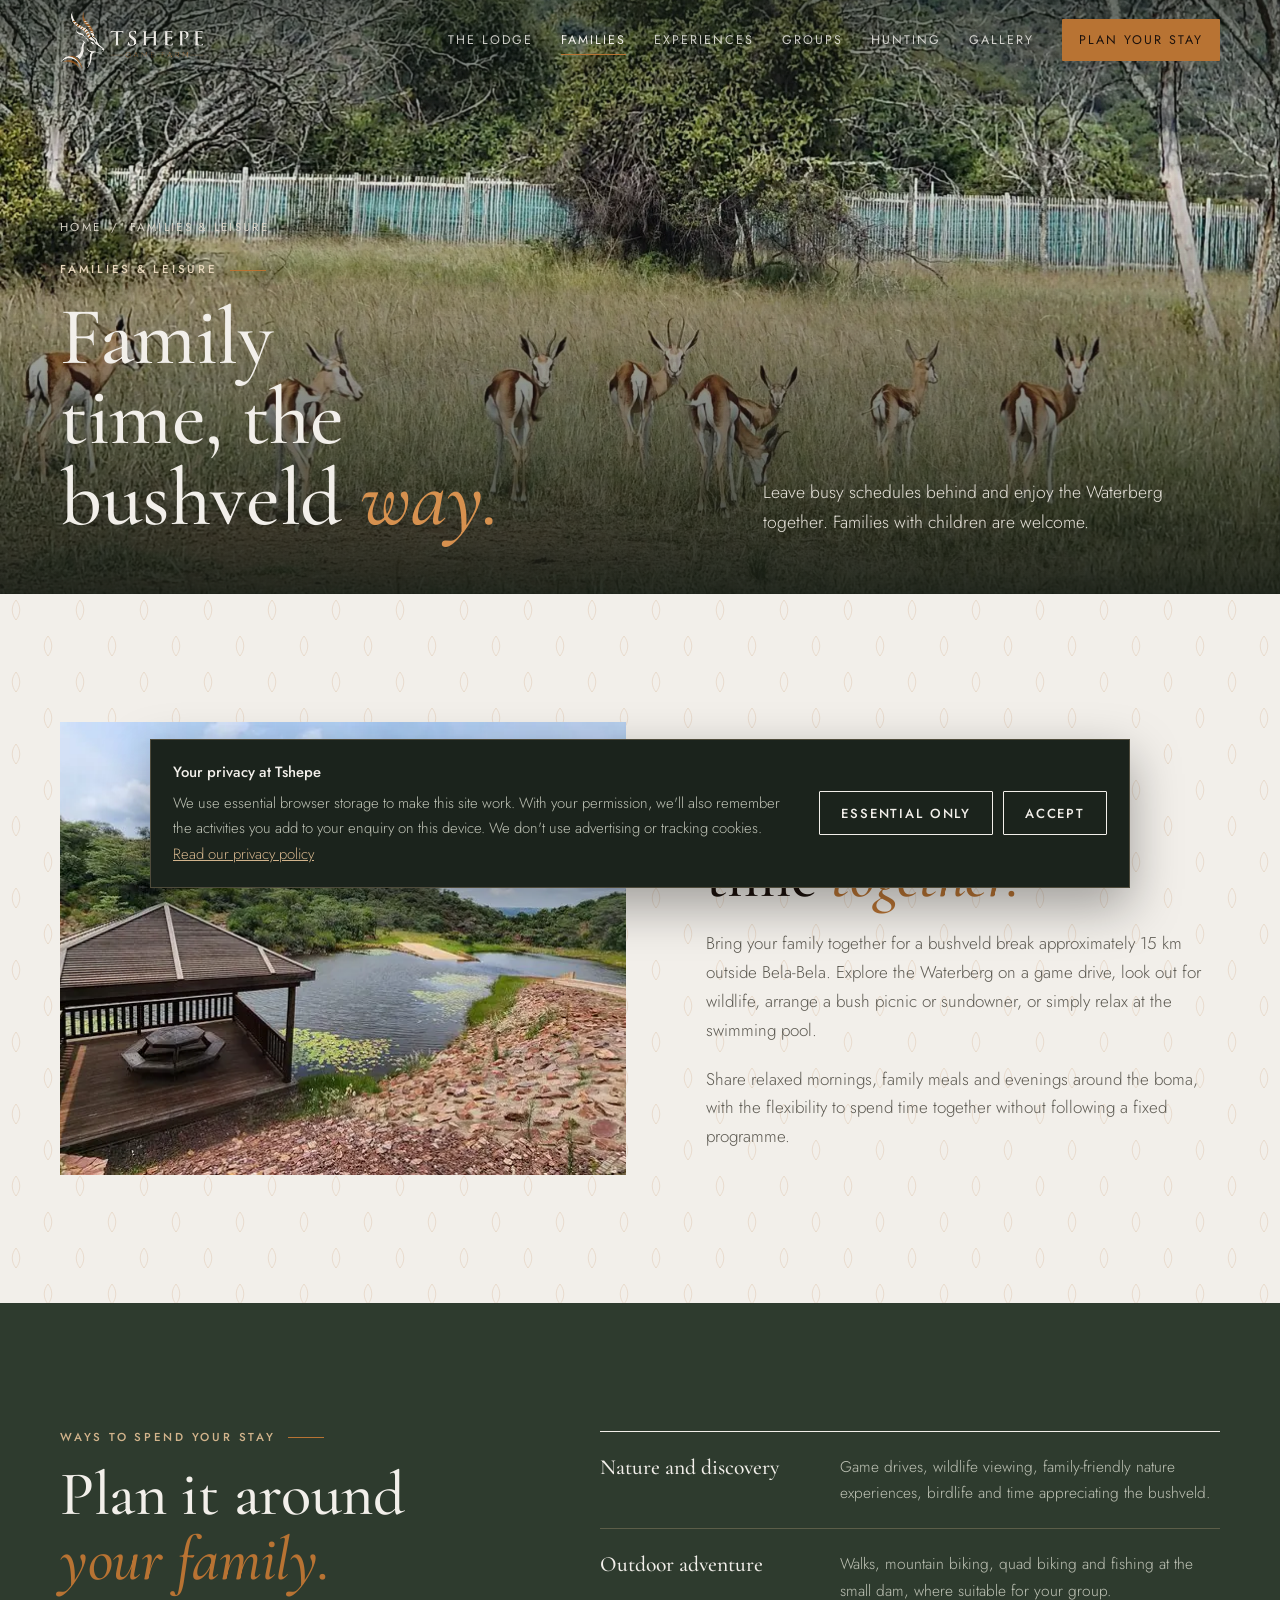
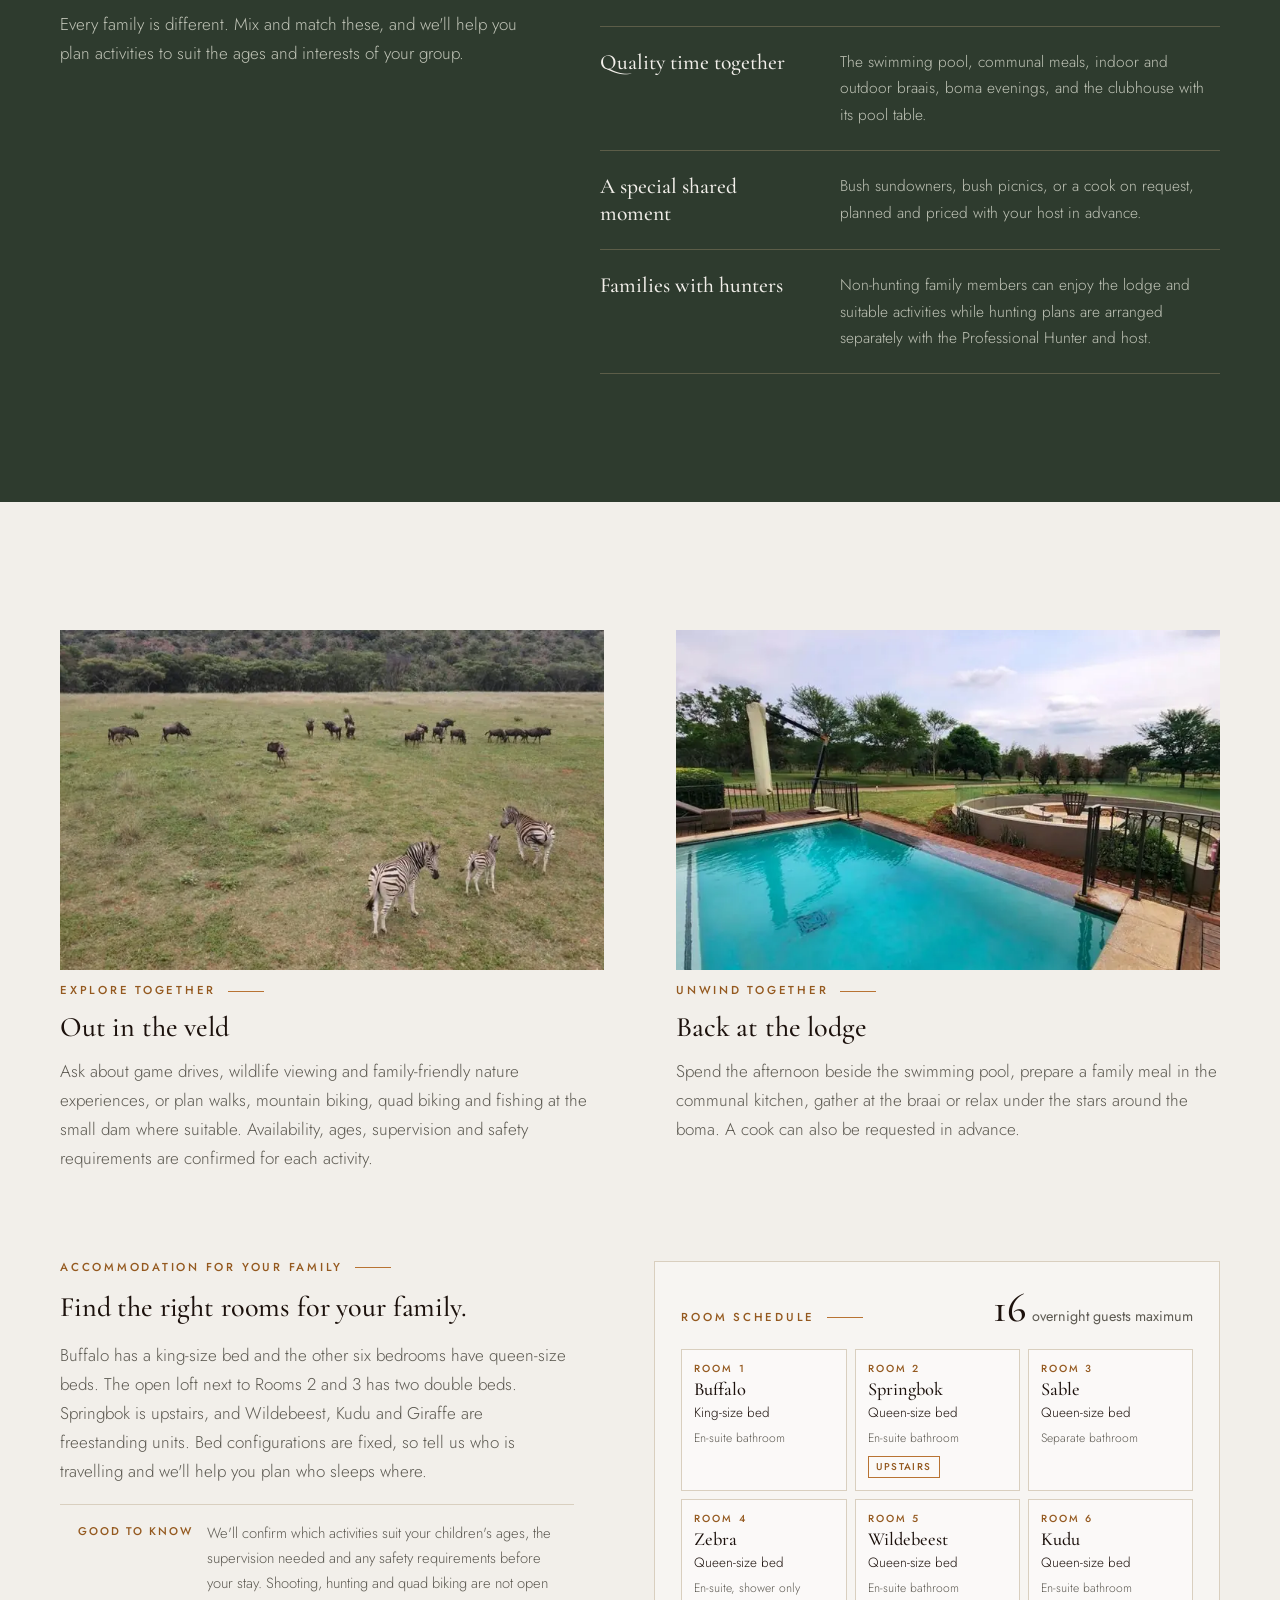
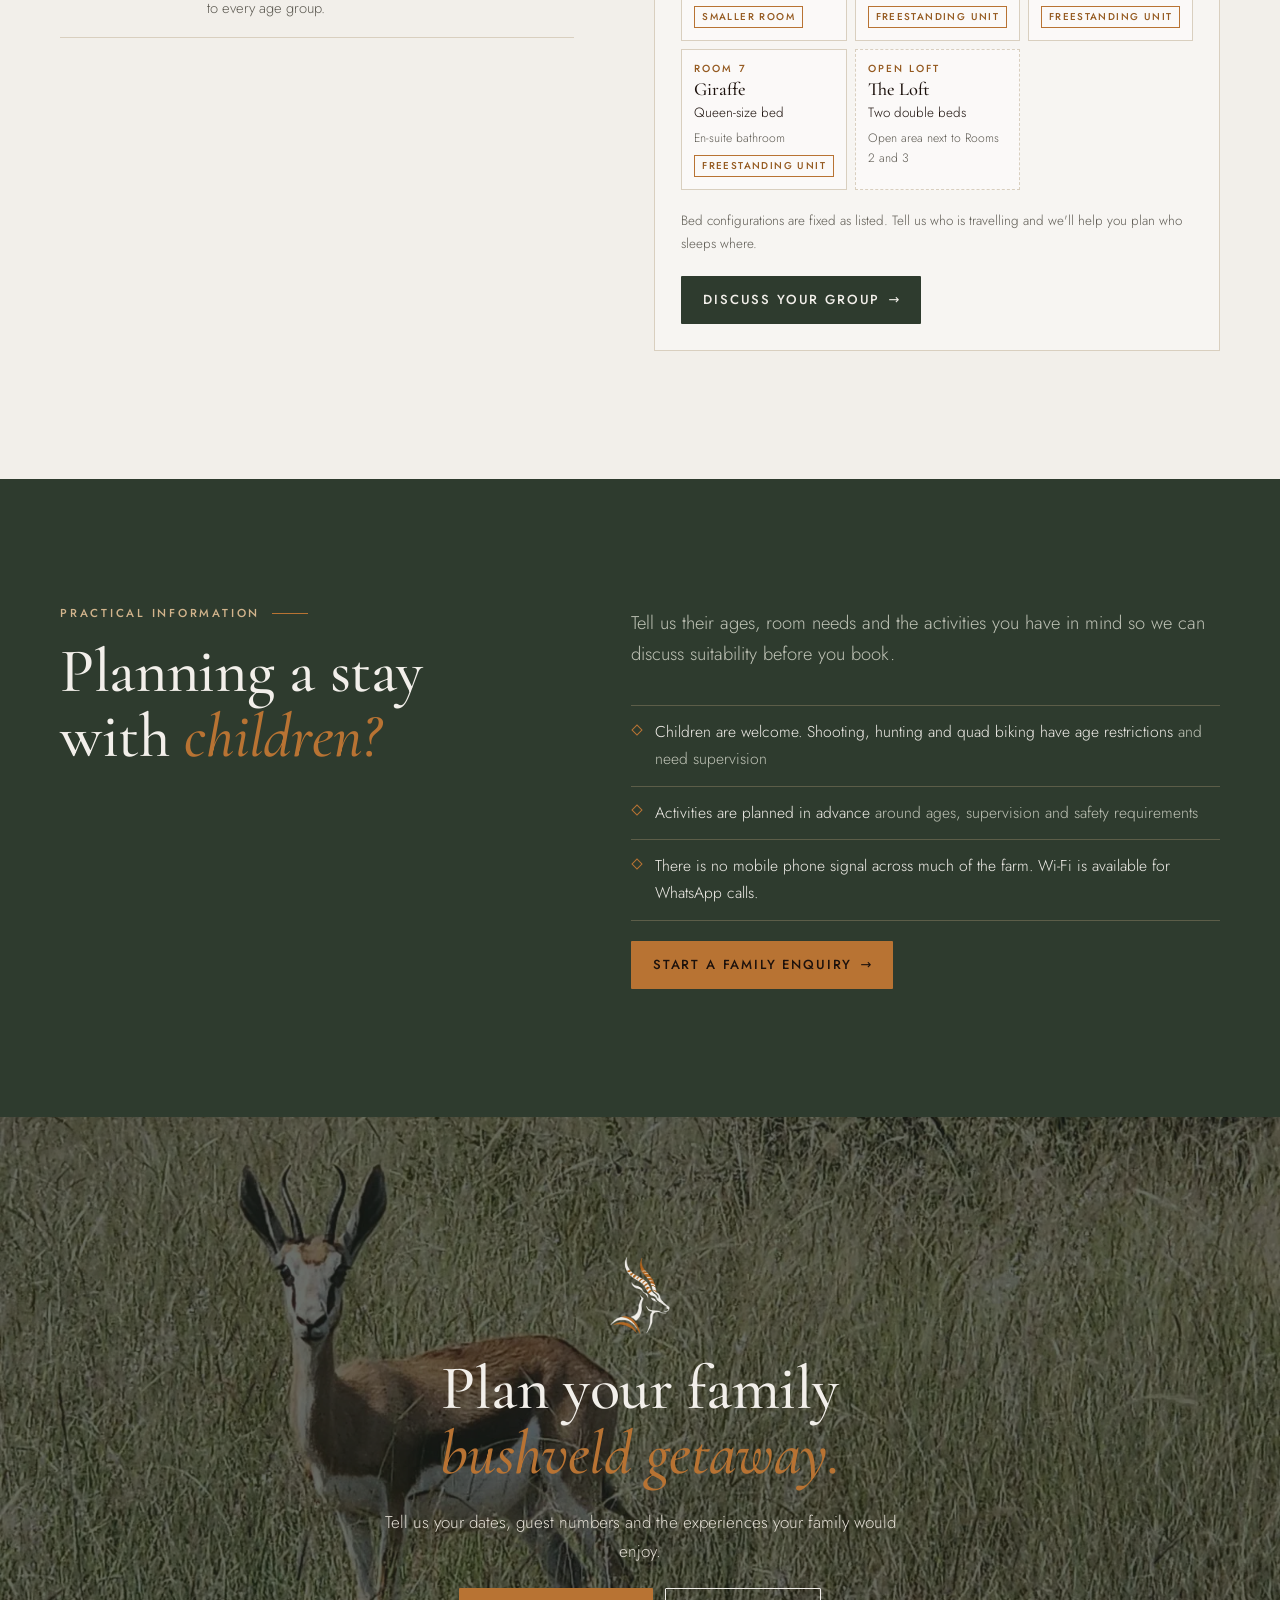
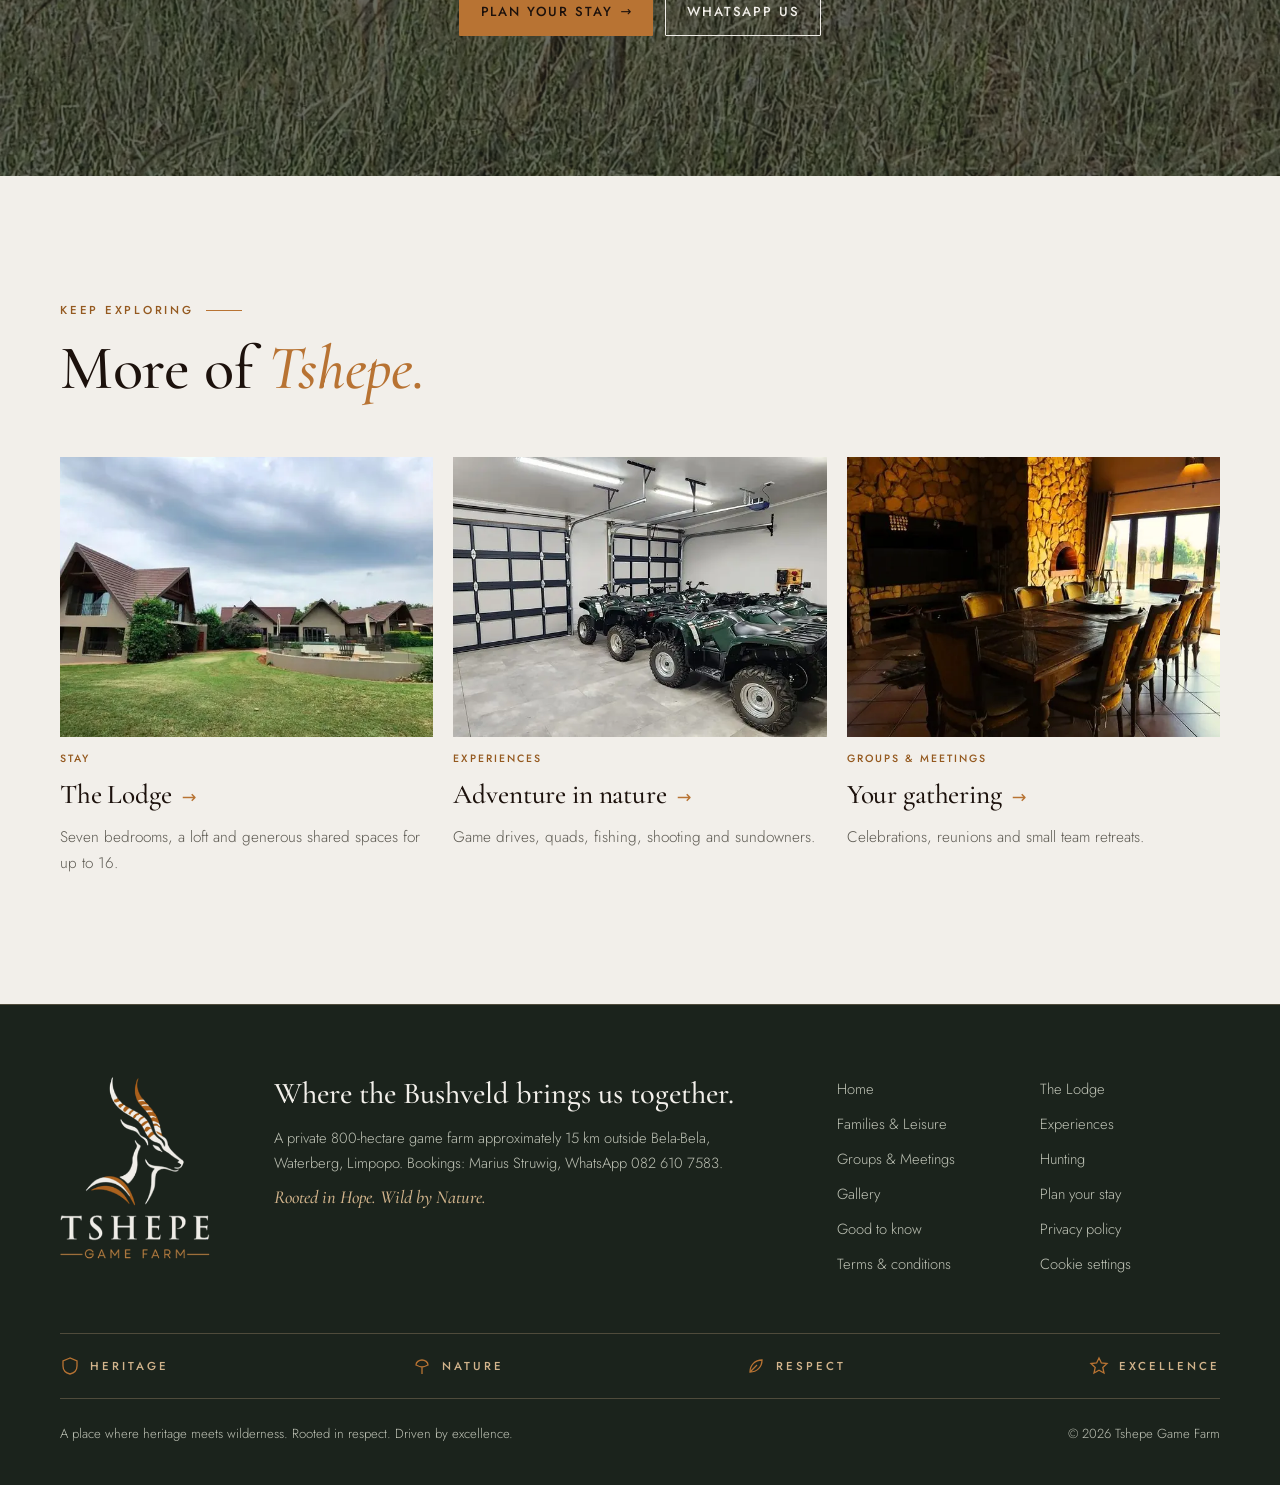
<file: families.html>
<!doctype html>
<html lang="en">
<head>
<meta charset="utf-8">
<meta name="viewport" content="width=device-width, initial-scale=1, viewport-fit=cover">
<title>Family Getaways near Bela-Bela | Tshepe Game Farm</title>
<meta name="description" content="Bring the family together for a bushveld stay at Tshepe near Bela-Bela. Explore accommodation and activities planned around your group.">
<link rel="canonical" href="https://www.tshepegamefarm.co.za/families.html">
<meta property="og:type" content="website">
<meta property="og:site_name" content="Tshepe Game Farm">
<meta property="og:title" content="Family Getaways near Bela-Bela | Tshepe Game Farm">
<meta property="og:description" content="Bring the family together for a bushveld stay at Tshepe near Bela-Bela. Explore accommodation and activities planned around your group.">
<meta property="og:url" content="https://www.tshepegamefarm.co.za/families.html">
<meta property="og:image" content="https://www.tshepegamefarm.co.za/img/og/og-families.jpg">
<meta property="og:image:width" content="1200">
<meta property="og:image:height" content="630">
<meta property="og:image:alt" content="Springbok crossing grassland at Tshepe Game Farm">
<meta property="og:locale" content="en_ZA">
<meta name="twitter:card" content="summary_large_image">
<meta name="twitter:title" content="Family Getaways near Bela-Bela | Tshepe Game Farm">
<meta name="twitter:description" content="Bring the family together for a bushveld stay at Tshepe near Bela-Bela. Explore accommodation and activities planned around your group.">
<meta name="twitter:image" content="https://www.tshepegamefarm.co.za/img/og/og-families.jpg">
<meta name="theme-color" content="#2e3b2e">
<link rel="preload" href="assets/fonts/jost-300.woff2" as="font" type="font/woff2" crossorigin>
<link rel="preload" href="assets/fonts/cormorant-garamond-500.woff2" as="font" type="font/woff2" crossorigin>
<link rel="preload" as="image" type="image/webp" imagesrcset="img/springbok-herd-800.webp 800w, img/springbok-herd-1200.webp 1200w, img/springbok-herd.webp 1600w, img/springbok-herd-2400.webp 2400w" imagesizes="100vw" fetchpriority="high">
<link rel="stylesheet" href="assets/site.css">
<link rel="icon" href="favicon.ico" sizes="any">
<link rel="icon" type="image/png" sizes="32x32" href="img/favicon-32.png">
<link rel="apple-touch-icon" href="apple-touch-icon.png">
<link rel="manifest" href="site.webmanifest">
</head>
<body>
<header class="site-head" id="head">
  <div class="wrap head-row">
    <a class="brand" href="index.html"><img decoding="async" src="img/logo-horizontal.png" alt="Tshepe Game Farm, home" width="535" height="215"></a>
    <nav class="nav" aria-label="Main">
      <a href="lodge.html">The Lodge</a>
      <a href="families.html" aria-current="page">Families</a>
      <a href="experiences.html">Experiences</a>
      <a href="groups.html">Groups</a>
      <a href="hunting.html">Hunting</a>
      <a href="gallery.html">Gallery</a>
      <a class="btn btn-copper" href="plan.html">Plan your stay</a>
    </nav>
    <button class="menu-btn" id="menuBtn" aria-expanded="false" aria-controls="drawer"><i></i><span>MENU</span></button>
  </div>
  <div class="drawer" id="drawer" hidden><div class="wrap"><a href="index.html">Home</a><a href="lodge.html">The Lodge</a><a href="families.html" aria-current="page">Families</a><a href="experiences.html">Experiences</a><a href="groups.html">Groups</a><a href="hunting.html">Hunting</a><a href="gallery.html">Gallery</a><a href="plan.html">Plan your stay</a></div></div>
</header>
<main id="top">
<section class="subhero" aria-label="Families &amp; Leisure">
  <picture><source type="image/webp" srcset="img/springbok-herd-800.webp 800w, img/springbok-herd-1200.webp 1200w, img/springbok-herd.webp 1600w, img/springbok-herd-2400.webp 2400w" sizes="100vw"><img width="1600" height="901" src="img/springbok-herd.jpg" srcset="img/springbok-herd-800.jpg 800w, img/springbok-herd-1200.jpg 1200w, img/springbok-herd.jpg 1600w, img/springbok-herd-2400.jpg 2400w" sizes="100vw" alt="A group of springbok crossing open grassland" fetchpriority="high"></picture>
  <div class="wrap">
    <div>
      <nav class="crumbs" aria-label="Breadcrumb"><a href="index.html">Home</a><span>/</span><span>Families &amp; Leisure</span></nav>
      <span class="eyebrow">Families &amp; Leisure</span>
      <h1>Family time, the bushveld <em>way.</em></h1>
    </div>
    <p>Leave busy schedules behind and enjoy the Waterberg together. Families with children are welcome.</p>
  </div>
</section>
<section class="band light pattern" aria-labelledby="famH">
  <div class="wrap split">
    <figure class="ph"><picture><source type="image/webp" srcset="img/gazebo-800.webp 800w, img/gazebo-1200.webp 1200w, img/gazebo.webp 1600w, img/gazebo-2400.webp 2400w" sizes="(max-width: 760px) 100vw, (max-width: 1100px) 60vw, 50vw"><img decoding="async" width="1600" height="901" src="img/gazebo.jpg" srcset="img/gazebo-800.jpg 800w, img/gazebo-1200.jpg 1200w, img/gazebo.jpg 1600w, img/gazebo-2400.jpg 2400w" sizes="(max-width: 760px) 100vw, (max-width: 1100px) 60vw, 50vw" alt="Timber gazebo deck overlooking a dam" loading="lazy"></picture></figure>
    <div class="copy">
      <span class="eyebrow">A little adventure</span>
      <h2 id="famH">A lot of time <em class="ac">together.</em></h2>
      <p>Bring your family together for a bushveld break approximately 15 km outside Bela-Bela. Explore the Waterberg on a game drive, look out for wildlife, arrange a bush picnic or sundowner, or simply relax at the swimming pool.</p>
      <p>Share relaxed mornings, family meals and evenings around the boma, with the flexibility to spend time together without following a fixed programme.</p>
    </div>
  </div>
</section>
<section class="band dark" aria-labelledby="pathH">
  <div class="wrap fam-grid">
    <div style="display:flex;flex-direction:column;gap:18px">
      <span class="eyebrow">Ways to spend your stay</span>
      <h2 id="pathH">Plan it around <em class="ac">your family.</em></h2>
      <p class="muted">Every family is different. Mix and match these, and we'll help you plan activities to suit the ages and interests of your group.</p>
    </div>
    <dl class="pathways">
      <div><dt>Nature and discovery</dt><dd>Game drives, wildlife viewing, family-friendly nature experiences, birdlife and time appreciating the bushveld.</dd></div>
      <div><dt>Outdoor adventure</dt><dd>Walks, mountain biking, quad biking and fishing at the small dam, where suitable for your group.</dd></div>
      <div><dt>Quality time together</dt><dd>The swimming pool, communal meals, indoor and outdoor braais, boma evenings, and the clubhouse with its pool table.</dd></div>
      <div><dt>A special shared moment</dt><dd>Bush sundowners, bush picnics, or a cook on request, planned and priced with your host in advance.</dd></div>
      <div><dt>Families with hunters</dt><dd>Non-hunting family members can enjoy the lodge and suitable activities while hunting plans are arranged separately with the Professional Hunter and host.</dd></div>
    </dl>
  </div>
</section>
<section class="band light" aria-labelledby="togH">
  <div class="wrap">
    <div class="cols">
      <div><figure class="ph"><picture><source type="image/webp" srcset="img/zebra-800.webp 800w, img/zebra-1200.webp 1200w, img/zebra.webp 1600w" sizes="(max-width: 760px) 100vw, (max-width: 1100px) 60vw, 50vw"><img decoding="async" width="1600" height="899" src="img/zebra.jpg" srcset="img/zebra-800.jpg 800w, img/zebra-1200.jpg 1200w, img/zebra.jpg 1600w" sizes="(max-width: 760px) 100vw, (max-width: 1100px) 60vw, 50vw" alt="Zebra mare and foal on open grassland" loading="lazy" style="aspect-ratio:16/10"></picture></figure><span class="eyebrow">Explore together</span><h3 id="togH">Out in the veld</h3><p>Ask about game drives, wildlife viewing and family-friendly nature experiences, or plan walks, mountain biking, quad biking and fishing at the small dam where suitable. Availability, ages, supervision and safety requirements are confirmed for each activity.</p></div>
      <div><figure class="ph"><picture><source type="image/webp" srcset="img/pool-800.webp 800w, img/pool-1200.webp 1200w, img/pool.webp 1600w, img/pool-2400.webp 2400w" sizes="(max-width: 760px) 100vw, (max-width: 1100px) 60vw, 50vw"><img decoding="async" width="1600" height="898" src="img/pool.jpg" srcset="img/pool-800.jpg 800w, img/pool-1200.jpg 1200w, img/pool.jpg 1600w, img/pool-2400.jpg 2400w" sizes="(max-width: 760px) 100vw, (max-width: 1100px) 60vw, 50vw" alt="Swimming pool with deck" loading="lazy" style="aspect-ratio:16/10"></picture></figure><span class="eyebrow">Unwind together</span><h3>Back at the lodge</h3><p>Spend the afternoon beside the swimming pool, prepare a family meal in the communal kitchen, gather at the braai or relax under the stars around the boma. A cook can also be requested in advance.</p></div>
    </div>
    <div class="lodge-detail" style="margin-top:88px">
      <div class="copy">
        <span class="eyebrow">Accommodation for your family</span>
        <h3>Find the right rooms for your family.</h3>
        <p>Buffalo has a king-size bed and the other six bedrooms have queen-size beds. The open loft next to Rooms 2 and 3 has two double beds. Springbok is upstairs, and Wildebeest, Kudu and Giraffe are freestanding units. Bed configurations are fixed, so tell us who is travelling and we'll help you plan who sleeps where.</p>
        <div class="note"><b>Good to know</b><span>We'll confirm which activities suit your children's ages, the supervision needed and any safety requirements before your stay. Shooting, hunting and quad biking are not open to every age group.</span></div>
      </div>
      <div class="beds" aria-labelledby="famSched">
  <div class="beds-head"><span class="eyebrow" id="famSched">Room schedule</span><strong>16<small>overnight guests maximum</small></strong></div>
  <ul class="schedule compact" aria-label="Room schedule"><li class="rs"><span class="rs-n">Room 1</span><b>Buffalo</b><span class="rs-bed"><svg viewBox="0 0 24 16" aria-hidden="true"><path d="M2 14V3M22 14V8M2 10h20M2 8h20v2M5 8V6.5A1.5 1.5 0 0 1 6.5 5h3A1.5 1.5 0 0 1 11 6.5V8M13 8V6.5A1.5 1.5 0 0 1 14.5 5h3A1.5 1.5 0 0 1 19 6.5V8"/></svg>King-size bed</span><span class="rs-meta">En-suite bathroom</span></li><li class="rs"><span class="rs-n">Room 2</span><b>Springbok</b><span class="rs-bed"><svg viewBox="0 0 24 16" aria-hidden="true"><path d="M2 14V3M22 14V8M2 10h20M2 8h20v2M5 8V6.5A1.5 1.5 0 0 1 6.5 5h3A1.5 1.5 0 0 1 11 6.5V8M13 8V6.5A1.5 1.5 0 0 1 14.5 5h3A1.5 1.5 0 0 1 19 6.5V8"/></svg>Queen-size bed</span><span class="rs-meta">En-suite bathroom</span><span class="rs-tag">Upstairs</span></li><li class="rs"><span class="rs-n">Room 3</span><b>Sable</b><span class="rs-bed"><svg viewBox="0 0 24 16" aria-hidden="true"><path d="M2 14V3M22 14V8M2 10h20M2 8h20v2M5 8V6.5A1.5 1.5 0 0 1 6.5 5h3A1.5 1.5 0 0 1 11 6.5V8M13 8V6.5A1.5 1.5 0 0 1 14.5 5h3A1.5 1.5 0 0 1 19 6.5V8"/></svg>Queen-size bed</span><span class="rs-meta">Separate bathroom</span></li><li class="rs"><span class="rs-n">Room 4</span><b>Zebra</b><span class="rs-bed"><svg viewBox="0 0 24 16" aria-hidden="true"><path d="M2 14V3M22 14V8M2 10h20M2 8h20v2M5 8V6.5A1.5 1.5 0 0 1 6.5 5h3A1.5 1.5 0 0 1 11 6.5V8M13 8V6.5A1.5 1.5 0 0 1 14.5 5h3A1.5 1.5 0 0 1 19 6.5V8"/></svg>Queen-size bed</span><span class="rs-meta">En-suite, shower only</span><span class="rs-tag">Smaller room</span></li><li class="rs"><span class="rs-n">Room 5</span><b>Wildebeest</b><span class="rs-bed"><svg viewBox="0 0 24 16" aria-hidden="true"><path d="M2 14V3M22 14V8M2 10h20M2 8h20v2M5 8V6.5A1.5 1.5 0 0 1 6.5 5h3A1.5 1.5 0 0 1 11 6.5V8M13 8V6.5A1.5 1.5 0 0 1 14.5 5h3A1.5 1.5 0 0 1 19 6.5V8"/></svg>Queen-size bed</span><span class="rs-meta">En-suite bathroom</span><span class="rs-tag">Freestanding unit</span></li><li class="rs"><span class="rs-n">Room 6</span><b>Kudu</b><span class="rs-bed"><svg viewBox="0 0 24 16" aria-hidden="true"><path d="M2 14V3M22 14V8M2 10h20M2 8h20v2M5 8V6.5A1.5 1.5 0 0 1 6.5 5h3A1.5 1.5 0 0 1 11 6.5V8M13 8V6.5A1.5 1.5 0 0 1 14.5 5h3A1.5 1.5 0 0 1 19 6.5V8"/></svg>Queen-size bed</span><span class="rs-meta">En-suite bathroom</span><span class="rs-tag">Freestanding unit</span></li><li class="rs"><span class="rs-n">Room 7</span><b>Giraffe</b><span class="rs-bed"><svg viewBox="0 0 24 16" aria-hidden="true"><path d="M2 14V3M22 14V8M2 10h20M2 8h20v2M5 8V6.5A1.5 1.5 0 0 1 6.5 5h3A1.5 1.5 0 0 1 11 6.5V8M13 8V6.5A1.5 1.5 0 0 1 14.5 5h3A1.5 1.5 0 0 1 19 6.5V8"/></svg>Queen-size bed</span><span class="rs-meta">En-suite bathroom</span><span class="rs-tag">Freestanding unit</span></li><li class="rs loft"><span class="rs-n">Open loft</span><b>The Loft</b><span class="rs-bed"><svg viewBox="0 0 24 16" aria-hidden="true"><path d="M2 14V3M22 14V8M2 10h20M2 8h20v2M5 8V6.5A1.5 1.5 0 0 1 6.5 5h3A1.5 1.5 0 0 1 11 6.5V8M13 8V6.5A1.5 1.5 0 0 1 14.5 5h3A1.5 1.5 0 0 1 19 6.5V8"/></svg>Two double beds</span><span class="rs-meta">Open area next to Rooms 2 and 3</span></li></ul>
  <p class="legend">Bed configurations are fixed as listed. Tell us who is travelling and we'll help you plan who sleeps where.</p>
  <a class="btn btn-green arrow" href="plan.html#family" style="align-self:flex-start">Discuss your group</a>
</div>
    </div>
  </div>
</section>
<section class="band dark" aria-labelledby="practH">
  <div class="wrap practical">
    <div><span class="eyebrow">Practical information</span><h2 id="practH">Planning a stay with <em class="ac">children?</em></h2></div>
    <div class="practical-copy">
      <p class="lede">Tell us their ages, room needs and the activities you have in mind so we can discuss suitability before you book.</p>
      <ul class="ticks">
        <li>Children are welcome. Shooting, hunting and quad biking have age restrictions <span>and need supervision</span></li>
        <li>Activities are planned in advance <span>around ages, supervision and safety requirements</span></li>
        <li>There is no mobile phone signal across much of the farm. Wi-Fi is available for WhatsApp calls.</li>
      </ul>
      <a class="btn btn-copper arrow" href="plan.html#family" style="align-self:flex-start">Start a family enquiry</a>
    </div>
  </div>
</section>
<section class="cta-band" aria-label="Plan your stay">
  <picture><source type="image/webp" srcset="img/springbok-800.webp 800w, img/springbok-1200.webp 1200w, img/springbok.webp 1600w, img/springbok-2400.webp 2400w" sizes="100vw"><img decoding="async" width="1600" height="901" src="img/springbok.jpg" srcset="img/springbok-800.jpg 800w, img/springbok-1200.jpg 1200w, img/springbok.jpg 1600w, img/springbok-2400.jpg 2400w" sizes="100vw" alt="" loading="lazy"></picture>
  <div class="wrap">
    <img decoding="async" src="img/emblem-dark.png" alt="" width="60" style="width:60px">
    <h2>Plan your family <em class="ac">bushveld getaway.</em></h2>
    <p>Tell us your dates, guest numbers and the experiences your family would enjoy.</p>
    <div class="hero-actions">
      <a class="btn btn-copper arrow" href="plan.html#family">Plan your stay</a>
      <a class="btn btn-line" href="https://wa.me/27826107583" target="_blank" rel="noopener">WhatsApp us</a>
    </div>
  </div>
</section>
<section class="band light" aria-labelledby="moreH">
  <div class="wrap">
    <div class="sec-head"><div><span class="eyebrow">Keep exploring</span><h2 id="moreH">More of <em class="ac">Tshepe.</em></h2></div></div>
    <div class="cards"><a class="card wide" href="lodge.html"><figure class="ph"><picture><source type="image/webp" srcset="img/lodge-front-800.webp 800w, img/lodge-front-1200.webp 1200w, img/lodge-front.webp 1600w, img/lodge-front-2400.webp 2400w" sizes="(max-width: 760px) 100vw, (max-width: 1100px) 60vw, 50vw"><img decoding="async" width="1600" height="898" src="img/lodge-front.jpg" srcset="img/lodge-front-800.jpg 800w, img/lodge-front-1200.jpg 1200w, img/lodge-front.jpg 1600w, img/lodge-front-2400.jpg 2400w" sizes="(max-width: 760px) 100vw, (max-width: 1100px) 60vw, 50vw" alt="The lodge across the lawn" loading="lazy"></picture></figure><span class="k">Stay</span><h3>The Lodge</h3><p>Seven bedrooms, a loft and generous shared spaces for up to 16.</p></a><a class="card wide" href="experiences.html"><figure class="ph"><picture><source type="image/webp" srcset="img/quads-800.webp 800w, img/quads-1200.webp 1200w, img/quads.webp 1600w" sizes="(max-width: 760px) 100vw, (max-width: 1100px) 60vw, 50vw"><img decoding="async" width="1600" height="901" src="img/quads.jpg" srcset="img/quads-800.jpg 800w, img/quads-1200.jpg 1200w, img/quads.jpg 1600w" sizes="(max-width: 760px) 100vw, (max-width: 1100px) 60vw, 50vw" alt="Quad bikes in the garage" loading="lazy"></picture></figure><span class="k">Experiences</span><h3>Adventure in nature</h3><p>Game drives, quads, fishing, shooting and sundowners.</p></a><a class="card wide" href="groups.html"><figure class="ph"><picture><source type="image/webp" srcset="img/dining-800.webp 800w, img/dining-1200.webp 1200w, img/dining.webp 1600w" sizes="(max-width: 760px) 100vw, (max-width: 1100px) 60vw, 50vw"><img decoding="async" width="1600" height="900" src="img/dining.jpg" srcset="img/dining-800.jpg 800w, img/dining-1200.jpg 1200w, img/dining.jpg 1600w" sizes="(max-width: 760px) 100vw, (max-width: 1100px) 60vw, 50vw" alt="Long dining table" loading="lazy"></picture></figure><span class="k">Groups &amp; meetings</span><h3>Your gathering</h3><p>Celebrations, reunions and small team retreats.</p></a></div>
  </div>
</section>
</main>
<footer>
  <div class="wrap">
    <div class="foot">
      <img class="logo" src="img/logo-dark.png" alt="Tshepe Game Farm" width="251" height="304" loading="lazy">
      <div>
        <p class="foot-h">Where the Bushveld brings us together.</p>
        <p>A private 800-hectare game farm approximately 15 km outside Bela-Bela, Waterberg, Limpopo. Bookings: Marius Struwig, WhatsApp <span class="nowrap">082 610 7583</span>.</p>
        <p class="brandline">Rooted in Hope. Wild by Nature.</p>
      </div>
      <nav aria-label="Footer"><a href="index.html">Home</a><a href="lodge.html">The Lodge</a><a href="families.html">Families &amp; Leisure</a><a href="experiences.html">Experiences</a><a href="groups.html">Groups &amp; Meetings</a><a href="hunting.html">Hunting</a><a href="gallery.html">Gallery</a><a href="plan.html">Plan your stay</a><a href="plan.html#faq">Good to know</a><a href="privacy.html">Privacy policy</a><a href="terms.html">Terms &amp; conditions</a><button type="button" class="linklike" data-cookie-settings>Cookie settings</button></nav>
    </div>
    <div class="values">
      <span><svg viewBox="0 0 20 20" aria-hidden="true"><path d="M10 2 3 5v5c0 4 3 7 7 8 4-1 7-4 7-8V5z"/></svg>Heritage</span>
      <span><svg viewBox="0 0 20 20" aria-hidden="true"><path d="M10 18v-7M4 9c0-3 3-5 6-5s6 2 6 5c-2 1-4 2-6 2S6 10 4 9z"/></svg>Nature</span>
      <span><svg viewBox="0 0 20 20" aria-hidden="true"><path d="M4 16c0-7 5-12 12-12 0 7-5 12-12 12zM4 16l7-7"/></svg>Respect</span>
      <span><svg viewBox="0 0 20 20" aria-hidden="true"><path d="m10 2 2.4 5 5.6.6-4.2 3.8 1.2 5.6L10 14.2 5 17l1.2-5.6L2 7.6 7.6 7z"/></svg>Excellence</span>
    </div>
    <div class="legal"><span>A place where heritage meets wilderness. Rooted in respect. Driven by excellence.</span><span>© 2026 Tshepe Game Farm</span></div>
  </div>
</footer>
<nav class="mbar" id="mbar" aria-label="Quick actions">
  <a class="btn btn-line" href="https://wa.me/27826107583" target="_blank" rel="noopener" style="color:var(--cream)">WhatsApp</a>
  <a class="btn btn-copper" href="plan.html">Plan your stay</a>
</nav>

<div class="cookie" id="cookie" role="region" aria-labelledby="cookieH" hidden>
  <div class="cookie-text">
    <p id="cookieH"><b>Your privacy at Tshepe</b></p>
    <p>We use essential browser storage to make this site work. With your permission, we'll also remember the activities you add to your enquiry on this device. We don't use advertising or tracking cookies. <a href="privacy.html#cookies">Read our privacy policy</a></p>
  </div>
  <div class="cookie-actions">
    <button type="button" class="btn btn-line" data-consent="essential">Essential only</button>
    <button type="button" class="btn btn-line" data-consent="all">Accept</button>
  </div>
</div>
<script src="assets/site.js" defer></script>
</body>
</html>
</file>
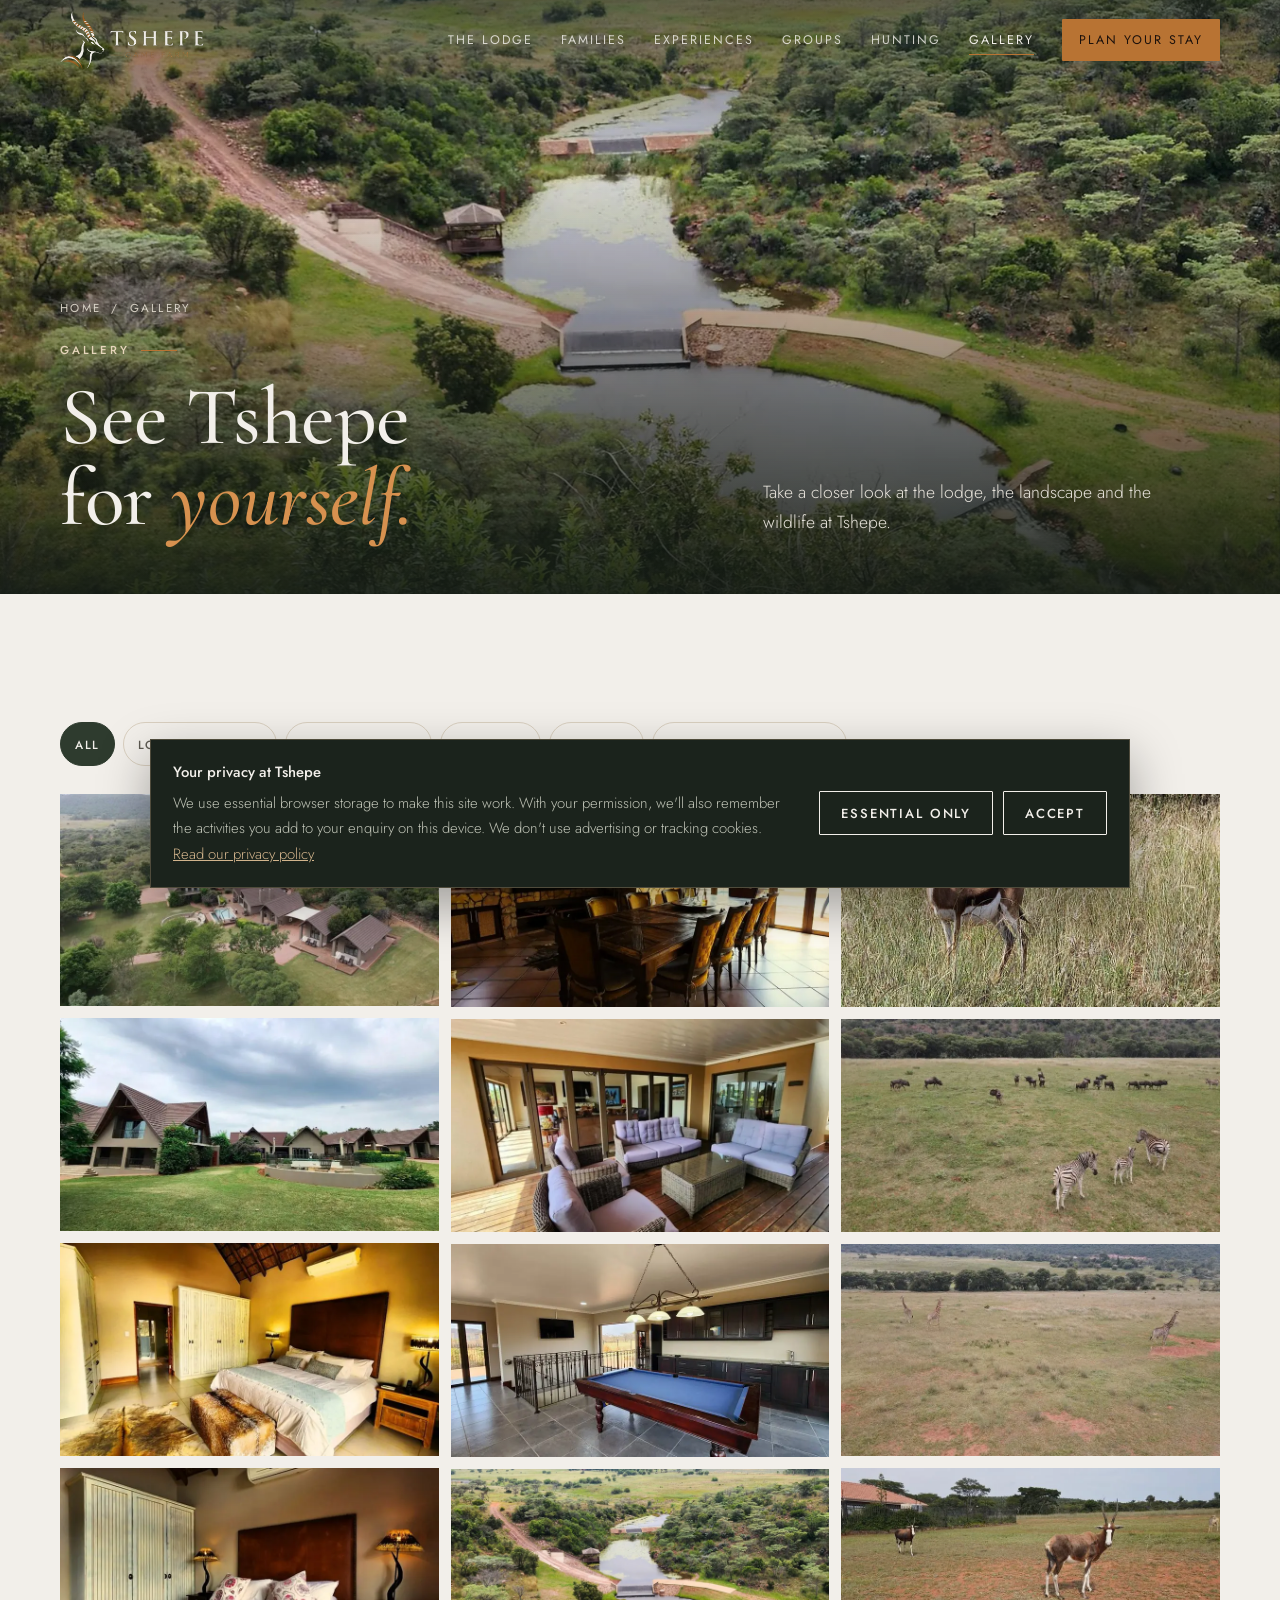
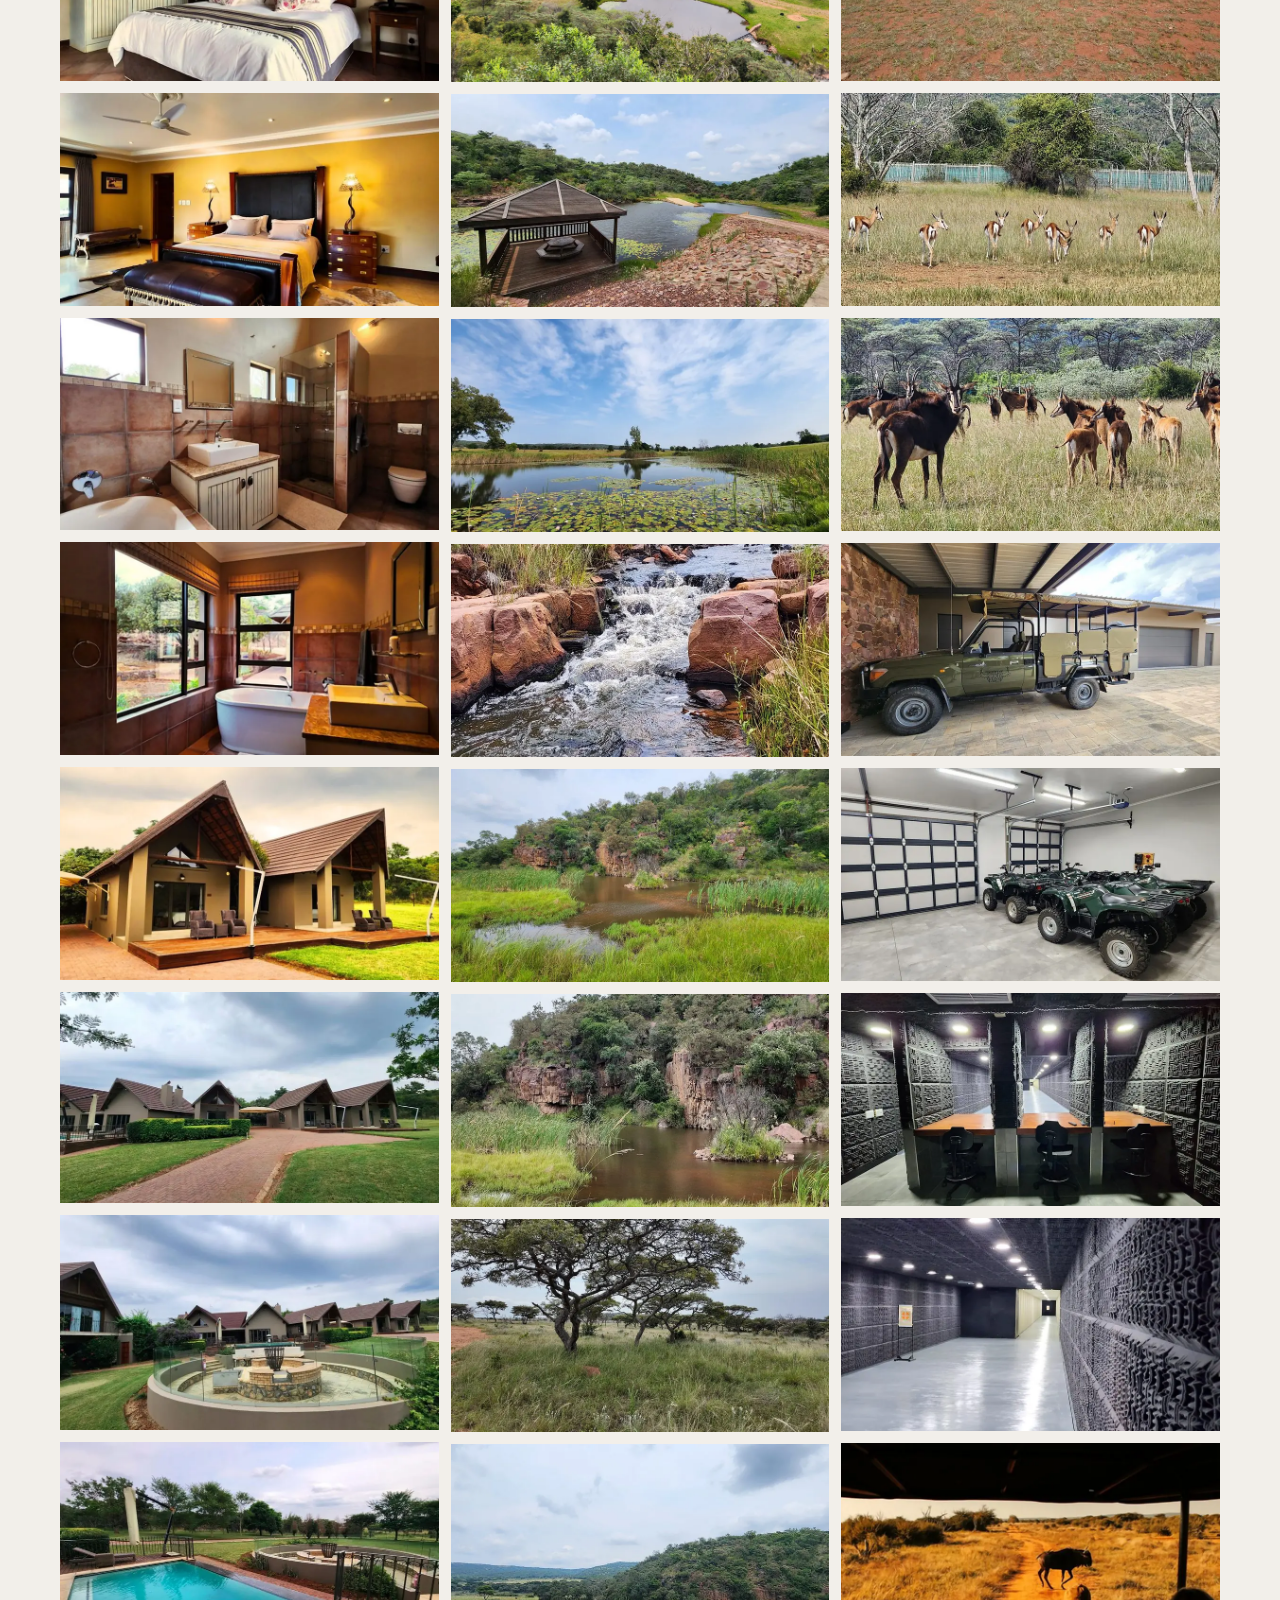
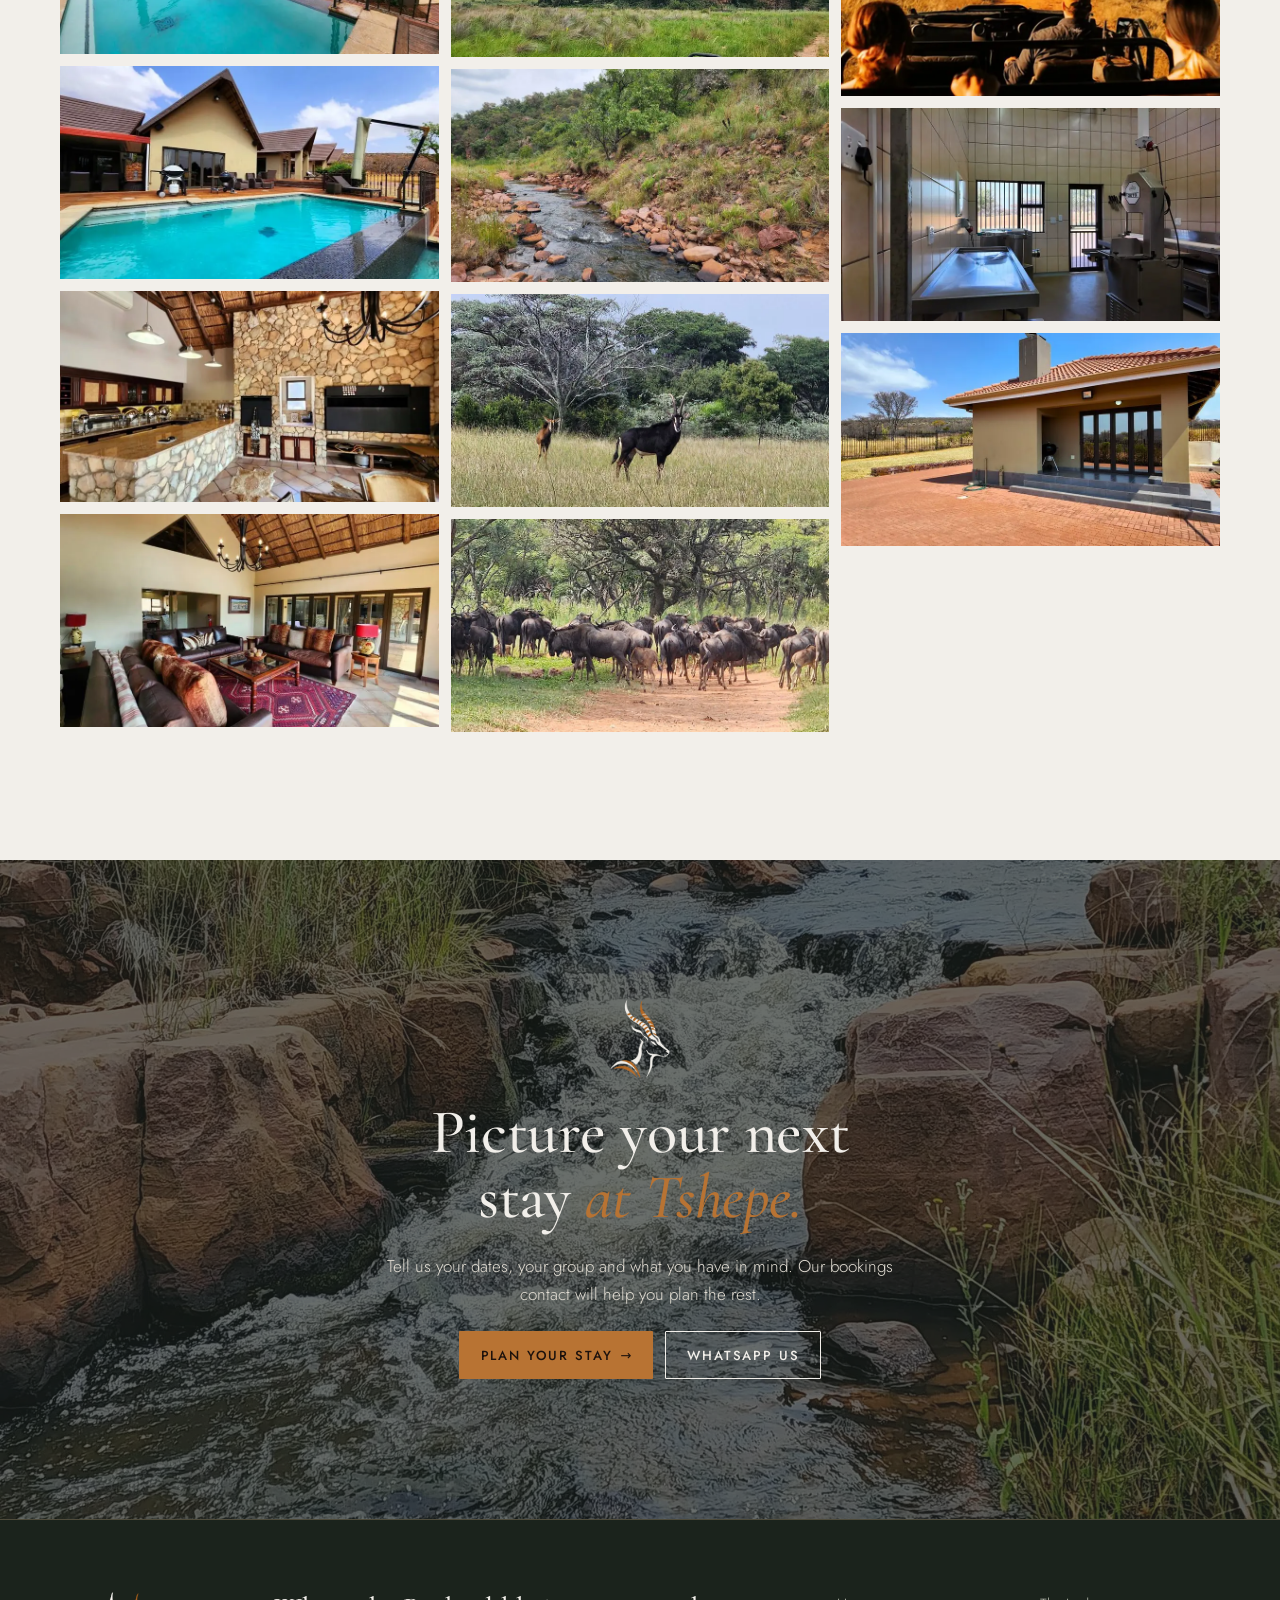
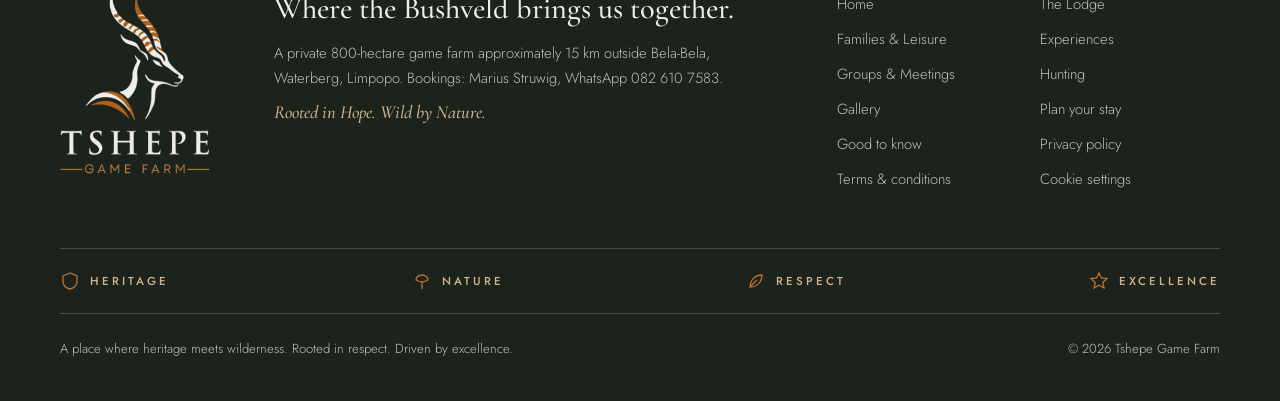
<file: gallery.html>
<!doctype html>
<html lang="en">
<head>
<meta charset="utf-8">
<meta name="viewport" content="width=device-width, initial-scale=1, viewport-fit=cover">
<title>Lodge and Bushveld Gallery | Tshepe Game Farm</title>
<meta name="description" content="View photographs of Tshepe's lodge, bedrooms, shared spaces, landscape, wildlife and activities, and start planning your bushveld stay.">
<link rel="canonical" href="https://www.tshepegamefarm.co.za/gallery.html">
<meta property="og:type" content="website">
<meta property="og:site_name" content="Tshepe Game Farm">
<meta property="og:title" content="Lodge and Bushveld Gallery | Tshepe Game Farm">
<meta property="og:description" content="View photographs of Tshepe's lodge, bedrooms, shared spaces, landscape, wildlife and activities, and start planning your bushveld stay.">
<meta property="og:url" content="https://www.tshepegamefarm.co.za/gallery.html">
<meta property="og:image" content="https://www.tshepegamefarm.co.za/img/og/og-gallery.jpg">
<meta property="og:image:width" content="1200">
<meta property="og:image:height" content="630">
<meta property="og:image:alt" content="Aerial view of a dam and bushveld at Tshepe Game Farm">
<meta property="og:locale" content="en_ZA">
<meta name="twitter:card" content="summary_large_image">
<meta name="twitter:title" content="Lodge and Bushveld Gallery | Tshepe Game Farm">
<meta name="twitter:description" content="View photographs of Tshepe's lodge, bedrooms, shared spaces, landscape, wildlife and activities, and start planning your bushveld stay.">
<meta name="twitter:image" content="https://www.tshepegamefarm.co.za/img/og/og-gallery.jpg">
<meta name="theme-color" content="#2e3b2e">
<link rel="preload" href="assets/fonts/jost-300.woff2" as="font" type="font/woff2" crossorigin>
<link rel="preload" href="assets/fonts/cormorant-garamond-500.woff2" as="font" type="font/woff2" crossorigin>
<link rel="preload" as="image" type="image/webp" imagesrcset="img/hero-dam-800.webp 800w, img/hero-dam-1200.webp 1200w, img/hero-dam.webp 1600w, img/hero-dam-2400.webp 2400w" imagesizes="100vw" fetchpriority="high">
<link rel="stylesheet" href="assets/site.css">
<link rel="icon" href="favicon.ico" sizes="any">
<link rel="icon" type="image/png" sizes="32x32" href="img/favicon-32.png">
<link rel="apple-touch-icon" href="apple-touch-icon.png">
<link rel="manifest" href="site.webmanifest">
</head>
<body>
<header class="site-head" id="head">
  <div class="wrap head-row">
    <a class="brand" href="index.html"><img decoding="async" src="img/logo-horizontal.png" alt="Tshepe Game Farm, home" width="535" height="215"></a>
    <nav class="nav" aria-label="Main">
      <a href="lodge.html">The Lodge</a>
      <a href="families.html">Families</a>
      <a href="experiences.html">Experiences</a>
      <a href="groups.html">Groups</a>
      <a href="hunting.html">Hunting</a>
      <a href="gallery.html" aria-current="page">Gallery</a>
      <a class="btn btn-copper" href="plan.html">Plan your stay</a>
    </nav>
    <button class="menu-btn" id="menuBtn" aria-expanded="false" aria-controls="drawer"><i></i><span>MENU</span></button>
  </div>
  <div class="drawer" id="drawer" hidden><div class="wrap"><a href="index.html">Home</a><a href="lodge.html">The Lodge</a><a href="families.html">Families</a><a href="experiences.html">Experiences</a><a href="groups.html">Groups</a><a href="hunting.html">Hunting</a><a href="gallery.html" aria-current="page">Gallery</a><a href="plan.html">Plan your stay</a></div></div>
</header>
<main id="top">
<section class="subhero" aria-label="Gallery">
  <picture><source type="image/webp" srcset="img/hero-dam-800.webp 800w, img/hero-dam-1200.webp 1200w, img/hero-dam.webp 1600w, img/hero-dam-2400.webp 2400w" sizes="100vw"><img width="1600" height="901" src="img/hero-dam.jpg" srcset="img/hero-dam-800.jpg 800w, img/hero-dam-1200.jpg 1200w, img/hero-dam.jpg 1600w, img/hero-dam-2400.jpg 2400w" sizes="100vw" alt="Aerial view of a dam and farm roads winding through green bushveld" fetchpriority="high"></picture>
  <div class="wrap">
    <div>
      <nav class="crumbs" aria-label="Breadcrumb"><a href="index.html">Home</a><span>/</span><span>Gallery</span></nav>
      <span class="eyebrow">Gallery</span>
      <h1>See Tshepe for <em>yourself.</em></h1>
    </div>
    <p>Take a closer look at the lodge, the landscape and the wildlife at Tshepe.</p>
  </div>
</section>
<section class="band light" aria-label="Photo gallery">
  <div class="wrap">
    <div class="filters" role="group" aria-label="Filter photos" id="filters"></div>
    <div class="gal" id="gal"></div>
  </div>
</section>
<section class="cta-band" aria-label="Plan your stay">
  <picture><source type="image/webp" srcset="img/hero-river-800.webp 800w, img/hero-river-1200.webp 1200w, img/hero-river.webp 1600w, img/hero-river-2400.webp 2400w" sizes="100vw"><img decoding="async" width="1600" height="901" src="img/hero-river.jpg" srcset="img/hero-river-800.jpg 800w, img/hero-river-1200.jpg 1200w, img/hero-river.jpg 1600w, img/hero-river-2400.jpg 2400w" sizes="100vw" alt="" loading="lazy"></picture>
  <div class="wrap">
    <img decoding="async" src="img/emblem-dark.png" alt="" width="60" style="width:60px">
    <h2>Picture your next stay <em class="ac">at Tshepe.</em></h2>
    <p>Tell us your dates, your group and what you have in mind. Our bookings contact will help you plan the rest.</p>
    <div class="hero-actions">
      <a class="btn btn-copper arrow" href="plan.html">Plan your stay</a>
      <a class="btn btn-line" href="https://wa.me/27826107583" target="_blank" rel="noopener">WhatsApp us</a>
    </div>
  </div>
</section>
</main>
<footer>
  <div class="wrap">
    <div class="foot">
      <img class="logo" src="img/logo-dark.png" alt="Tshepe Game Farm" width="251" height="304" loading="lazy">
      <div>
        <p class="foot-h">Where the Bushveld brings us together.</p>
        <p>A private 800-hectare game farm approximately 15 km outside Bela-Bela, Waterberg, Limpopo. Bookings: Marius Struwig, WhatsApp <span class="nowrap">082 610 7583</span>.</p>
        <p class="brandline">Rooted in Hope. Wild by Nature.</p>
      </div>
      <nav aria-label="Footer"><a href="index.html">Home</a><a href="lodge.html">The Lodge</a><a href="families.html">Families &amp; Leisure</a><a href="experiences.html">Experiences</a><a href="groups.html">Groups &amp; Meetings</a><a href="hunting.html">Hunting</a><a href="gallery.html">Gallery</a><a href="plan.html">Plan your stay</a><a href="plan.html#faq">Good to know</a><a href="privacy.html">Privacy policy</a><a href="terms.html">Terms &amp; conditions</a><button type="button" class="linklike" data-cookie-settings>Cookie settings</button></nav>
    </div>
    <div class="values">
      <span><svg viewBox="0 0 20 20" aria-hidden="true"><path d="M10 2 3 5v5c0 4 3 7 7 8 4-1 7-4 7-8V5z"/></svg>Heritage</span>
      <span><svg viewBox="0 0 20 20" aria-hidden="true"><path d="M10 18v-7M4 9c0-3 3-5 6-5s6 2 6 5c-2 1-4 2-6 2S6 10 4 9z"/></svg>Nature</span>
      <span><svg viewBox="0 0 20 20" aria-hidden="true"><path d="M4 16c0-7 5-12 12-12 0 7-5 12-12 12zM4 16l7-7"/></svg>Respect</span>
      <span><svg viewBox="0 0 20 20" aria-hidden="true"><path d="m10 2 2.4 5 5.6.6-4.2 3.8 1.2 5.6L10 14.2 5 17l1.2-5.6L2 7.6 7.6 7z"/></svg>Excellence</span>
    </div>
    <div class="legal"><span>A place where heritage meets wilderness. Rooted in respect. Driven by excellence.</span><span>© 2026 Tshepe Game Farm</span></div>
  </div>
</footer>
<nav class="mbar" id="mbar" aria-label="Quick actions">
  <a class="btn btn-line" href="https://wa.me/27826107583" target="_blank" rel="noopener" style="color:var(--cream)">WhatsApp</a>
  <a class="btn btn-copper" href="plan.html">Plan your stay</a>
</nav>
<div class="lightbox" id="lb" hidden role="dialog" aria-modal="true" aria-label="Photo viewer">
  <div class="lb-top"><span id="lbCap"></span><button class="lb-btn" id="lbClose" aria-label="Close">✕</button></div>
  <div class="lb-stage"><img id="lbImg" alt=""></div>
  <div class="lb-nav"><button class="lb-btn" id="lbPrev" aria-label="Previous photo">←</button><button class="lb-btn" id="lbNext" aria-label="Next photo">→</button></div>
</div>
<div class="cookie" id="cookie" role="region" aria-labelledby="cookieH" hidden>
  <div class="cookie-text">
    <p id="cookieH"><b>Your privacy at Tshepe</b></p>
    <p>We use essential browser storage to make this site work. With your permission, we'll also remember the activities you add to your enquiry on this device. We don't use advertising or tracking cookies. <a href="privacy.html#cookies">Read our privacy policy</a></p>
  </div>
  <div class="cookie-actions">
    <button type="button" class="btn btn-line" data-consent="essential">Essential only</button>
    <button type="button" class="btn btn-line" data-consent="all">Accept</button>
  </div>
</div>
<script src="assets/site.js" defer></script>
</body>
</html>
</file>
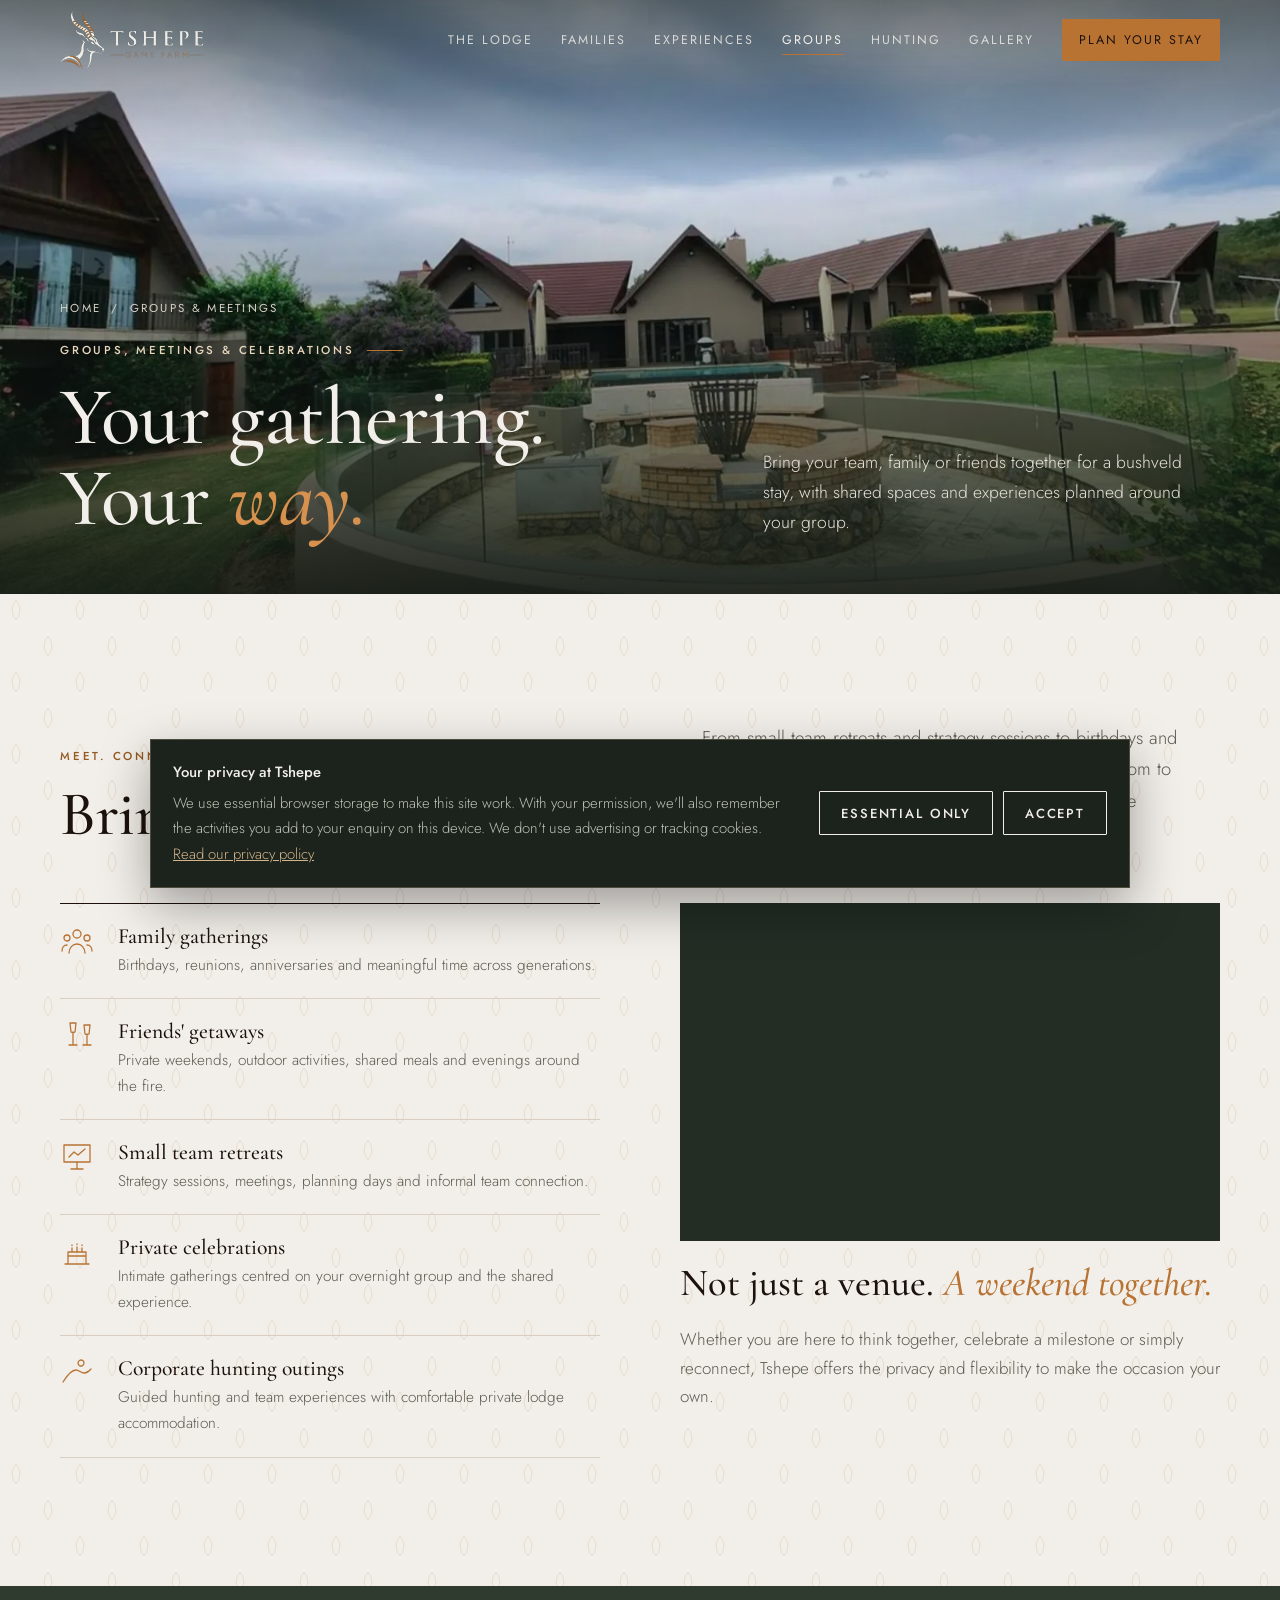
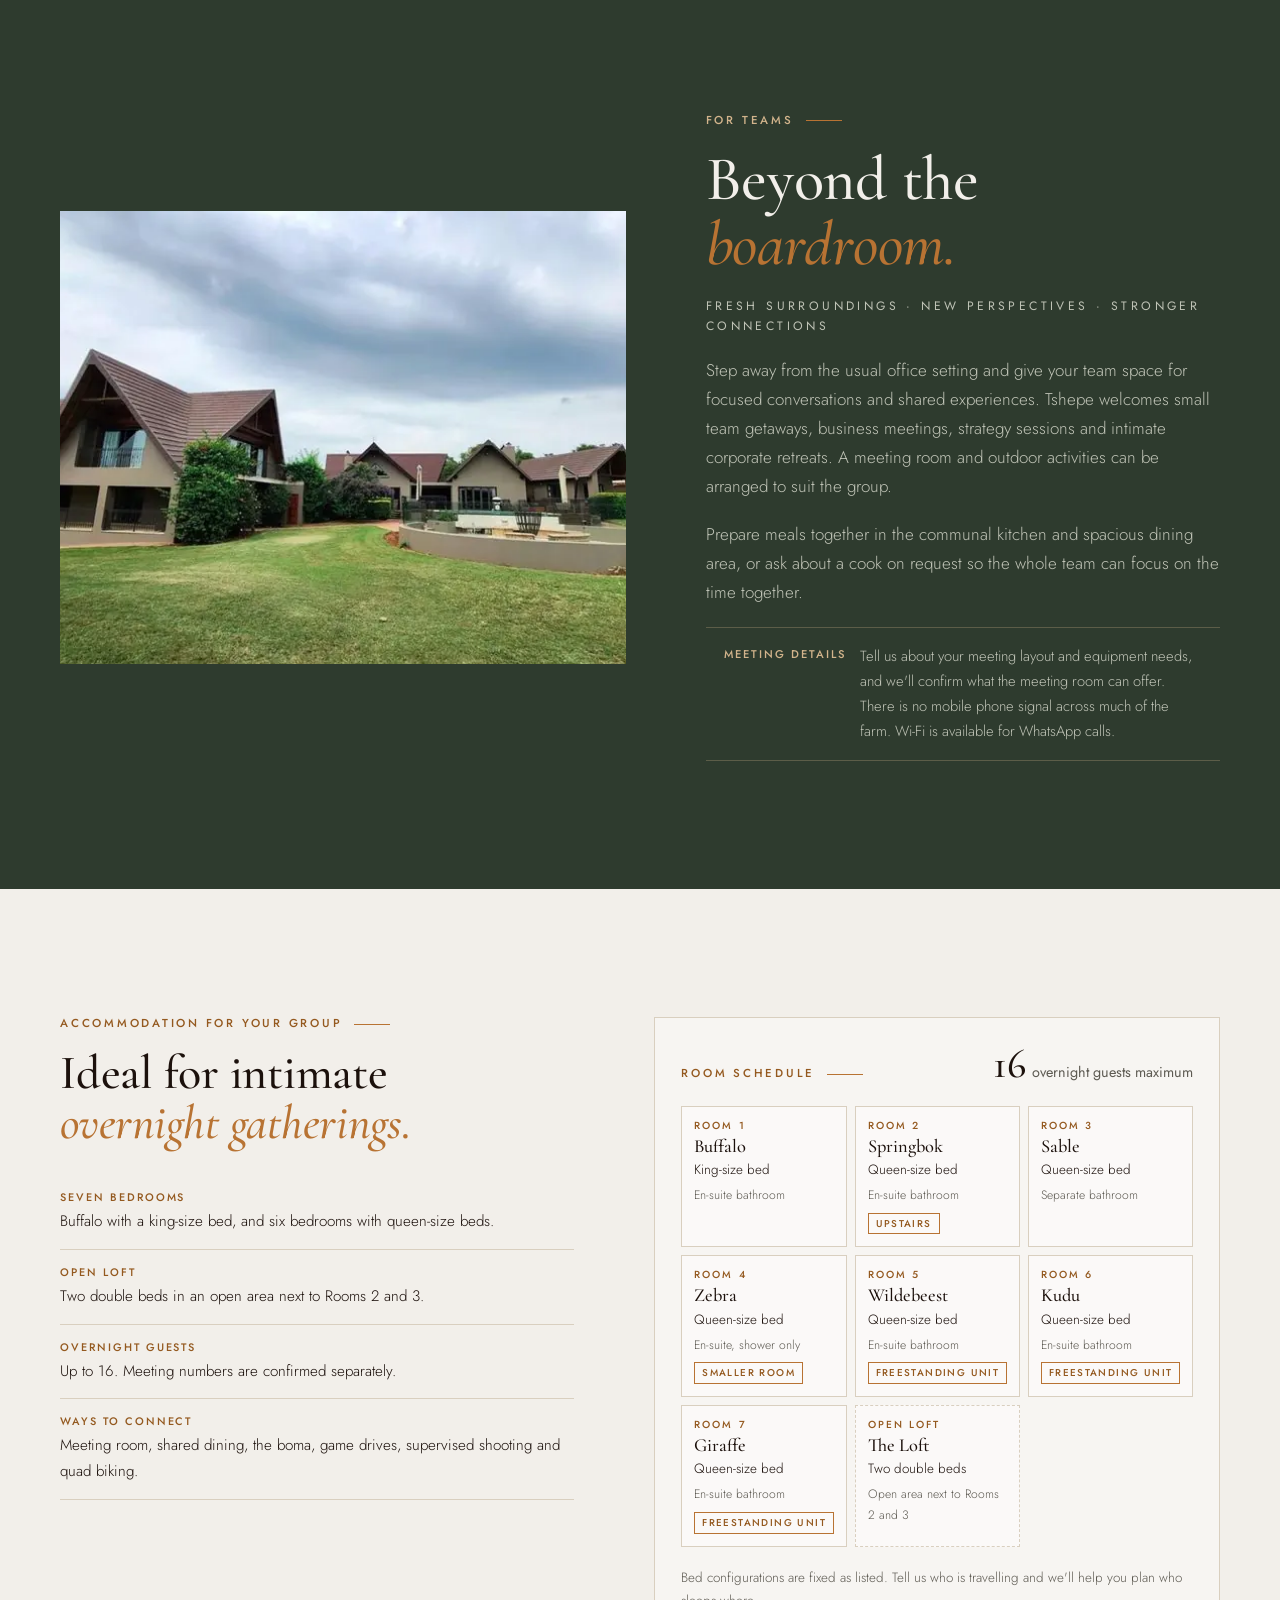
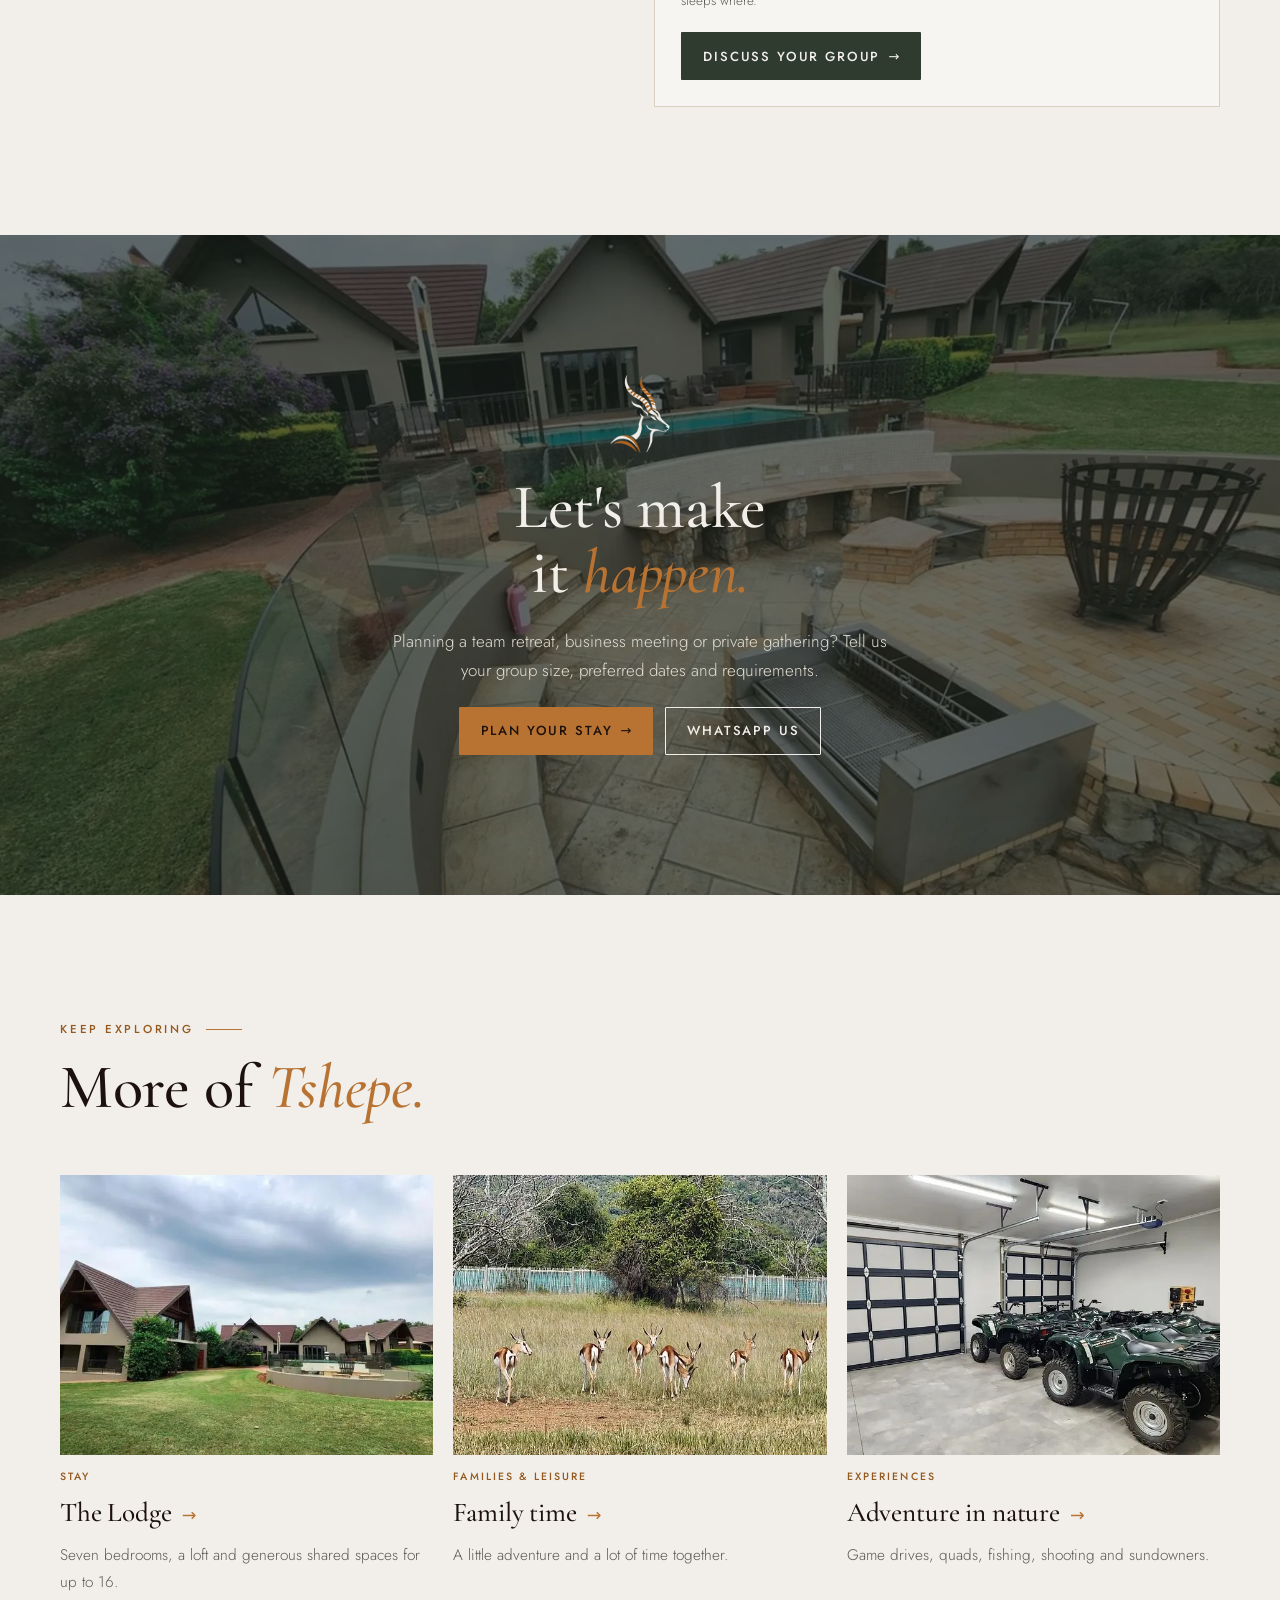
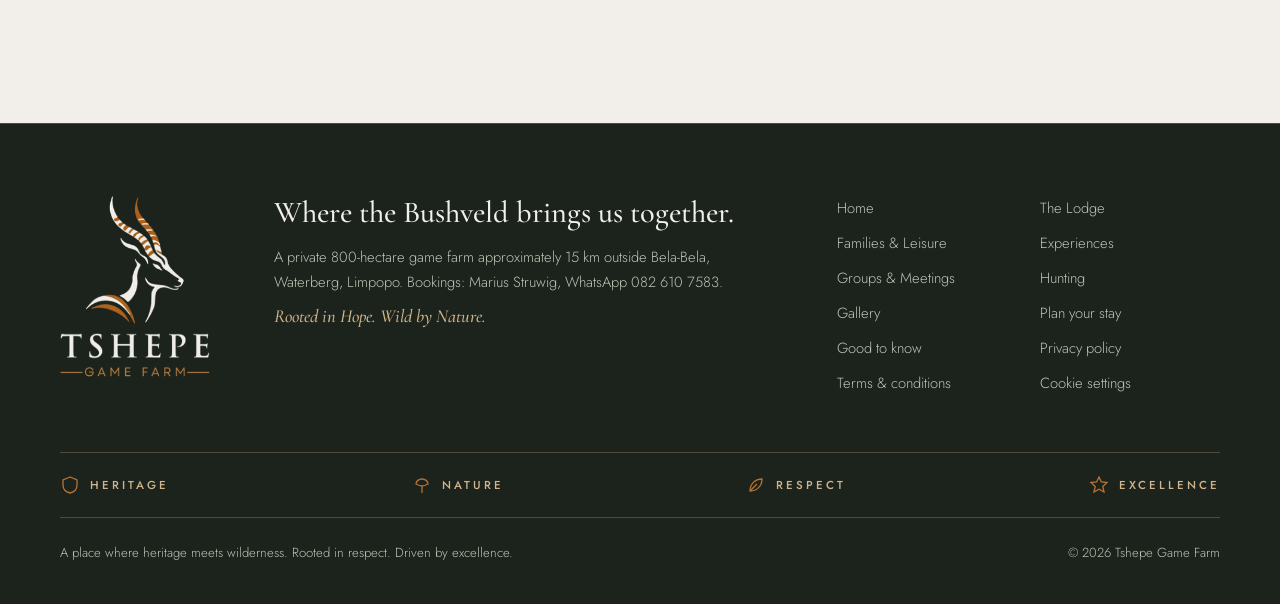
<file: groups.html>
<!doctype html>
<html lang="en">
<head>
<meta charset="utf-8">
<meta name="viewport" content="width=device-width, initial-scale=1, viewport-fit=cover">
<title>Group Stays and Team Retreats | Tshepe Game Farm</title>
<meta name="description" content="Plan a small team retreat, family gathering or friends' getaway near Bela-Bela, with accommodation and experiences arranged around your group.">
<link rel="canonical" href="https://www.tshepegamefarm.co.za/groups.html">
<meta property="og:type" content="website">
<meta property="og:site_name" content="Tshepe Game Farm">
<meta property="og:title" content="Group Stays and Team Retreats | Tshepe Game Farm">
<meta property="og:description" content="Plan a small team retreat, family gathering or friends' getaway near Bela-Bela, with accommodation and experiences arranged around your group.">
<meta property="og:url" content="https://www.tshepegamefarm.co.za/groups.html">
<meta property="og:image" content="https://www.tshepegamefarm.co.za/img/og/og-groups.jpg">
<meta property="og:image:width" content="1200">
<meta property="og:image:height" content="630">
<meta property="og:image:alt" content="The stone boma in front of the lodge at Tshepe Game Farm">
<meta property="og:locale" content="en_ZA">
<meta name="twitter:card" content="summary_large_image">
<meta name="twitter:title" content="Group Stays and Team Retreats | Tshepe Game Farm">
<meta name="twitter:description" content="Plan a small team retreat, family gathering or friends' getaway near Bela-Bela, with accommodation and experiences arranged around your group.">
<meta name="twitter:image" content="https://www.tshepegamefarm.co.za/img/og/og-groups.jpg">
<meta name="theme-color" content="#2e3b2e">
<link rel="preload" href="assets/fonts/jost-300.woff2" as="font" type="font/woff2" crossorigin>
<link rel="preload" href="assets/fonts/cormorant-garamond-500.woff2" as="font" type="font/woff2" crossorigin>
<link rel="preload" as="image" type="image/webp" imagesrcset="img/boma-800.webp 800w, img/boma-1200.webp 1200w, img/boma.webp 1600w, img/boma-2400.webp 2400w" imagesizes="100vw" fetchpriority="high">
<link rel="stylesheet" href="assets/site.css">
<link rel="icon" href="favicon.ico" sizes="any">
<link rel="icon" type="image/png" sizes="32x32" href="img/favicon-32.png">
<link rel="apple-touch-icon" href="apple-touch-icon.png">
<link rel="manifest" href="site.webmanifest">
</head>
<body>
<header class="site-head" id="head">
  <div class="wrap head-row">
    <a class="brand" href="index.html"><img decoding="async" src="img/logo-horizontal.png" alt="Tshepe Game Farm, home" width="535" height="215"></a>
    <nav class="nav" aria-label="Main">
      <a href="lodge.html">The Lodge</a>
      <a href="families.html">Families</a>
      <a href="experiences.html">Experiences</a>
      <a href="groups.html" aria-current="page">Groups</a>
      <a href="hunting.html">Hunting</a>
      <a href="gallery.html">Gallery</a>
      <a class="btn btn-copper" href="plan.html">Plan your stay</a>
    </nav>
    <button class="menu-btn" id="menuBtn" aria-expanded="false" aria-controls="drawer"><i></i><span>MENU</span></button>
  </div>
  <div class="drawer" id="drawer" hidden><div class="wrap"><a href="index.html">Home</a><a href="lodge.html">The Lodge</a><a href="families.html">Families</a><a href="experiences.html">Experiences</a><a href="groups.html" aria-current="page">Groups</a><a href="hunting.html">Hunting</a><a href="gallery.html">Gallery</a><a href="plan.html">Plan your stay</a></div></div>
</header>
<main id="top">
<section class="subhero" aria-label="Groups &amp; Meetings">
  <picture><source type="image/webp" srcset="img/boma-800.webp 800w, img/boma-1200.webp 1200w, img/boma.webp 1600w, img/boma-2400.webp 2400w" sizes="100vw"><img width="1600" height="907" src="img/boma.jpg" srcset="img/boma-800.jpg 800w, img/boma-1200.jpg 1200w, img/boma.jpg 1600w, img/boma-2400.jpg 2400w" sizes="100vw" alt="The stone boma and lawn in front of the lodge at Tshepe Game Farm" fetchpriority="high"></picture>
  <div class="wrap">
    <div>
      <nav class="crumbs" aria-label="Breadcrumb"><a href="index.html">Home</a><span>/</span><span>Groups &amp; Meetings</span></nav>
      <span class="eyebrow">Groups, meetings &amp; celebrations</span>
      <h1>Your gathering. Your <em>way.</em></h1>
    </div>
    <p>Bring your team, family or friends together for a bushveld stay, with shared spaces and experiences planned around your group.</p>
  </div>
</section>
<section class="band light pattern" aria-labelledby="grpH">
  <div class="wrap">
    <div class="sec-head">
      <div><span class="eyebrow">Meet. Connect. Celebrate.</span><h2 id="grpH">Bring people <em class="ac">together.</em></h2></div>
      <p class="lede">From small team retreats and strategy sessions to birthdays and family gatherings, our private bushveld setting creates room to connect. Families with children are welcome, with suitable experiences by arrangement.</p>
    </div>
    <div class="groups">
      <ul class="seg">
          <li><svg viewBox="0 0 34 34" aria-hidden="true"><circle cx="17" cy="10" r="4"/><circle cx="7" cy="14" r="3"/><circle cx="27" cy="14" r="3"/><path d="M9 29c0-5 3.6-9 8-9s8 4 8 9M2 27c0-3.5 2-6 5-6M32 27c0-3.5-2-6-5-6"/></svg><b>Family gatherings</b><span>Birthdays, reunions, anniversaries and meaningful time across generations.</span></li>
          <li><svg viewBox="0 0 34 34" aria-hidden="true"><path d="M10 4h6l-1 9a4 4 0 0 1-4 0zM13 13v13M9 26h8M24 6h6l-1 9a4 4 0 0 1-4 0zM27 15v11M23 26h8"/></svg><b>Friends' getaways</b><span>Private weekends, outdoor activities, shared meals and evenings around the fire.</span></li>
          <li><svg viewBox="0 0 34 34" aria-hidden="true"><rect x="4" y="5" width="26" height="17"/><path d="M17 22v7M11 29h12M9 17l5-5 4 3 7-6"/></svg><b>Small team retreats</b><span>Strategy sessions, meetings, planning days and informal team connection.</span></li>
          <li><svg viewBox="0 0 34 34" aria-hidden="true"><path d="M5 29h24M8 29V17h18v12M8 21h18M12 17v-4M17 17v-5M22 17v-4M12 10v.5M17 9v.5M22 10v.5"/></svg><b>Private celebrations</b><span>Intimate gatherings centred on your overnight group and the shared experience.</span></li>
          <li><svg viewBox="0 0 34 34" aria-hidden="true"><path d="M3 26c5-8 9-12 13-12 3 0 5 3 8 3s4-1 7-4M24 7a3 3 0 1 0 0 .1"/></svg><b>Corporate hunting outings</b><span>Guided hunting and team experiences with comfortable private lodge accommodation.</span></li>
        </ul>
      <div style="display:flex;flex-direction:column;gap:18px">
        <figure class="ph"><picture><source type="image/webp" srcset="img/boma-800.webp 800w, img/boma-1200.webp 1200w, img/boma.webp 1600w, img/boma-2400.webp 2400w" sizes="(max-width: 760px) 100vw, (max-width: 1100px) 60vw, 50vw"><img decoding="async" width="1600" height="907" src="img/boma.jpg" srcset="img/boma-800.jpg 800w, img/boma-1200.jpg 1200w, img/boma.jpg 1600w, img/boma-2400.jpg 2400w" sizes="(max-width: 760px) 100vw, (max-width: 1100px) 60vw, 50vw" alt="The stone boma in front of the lodge" loading="lazy" style="aspect-ratio:16/10"></picture></figure>
        <p class="quote">Not just a venue. <em>A weekend together.</em></p>
        <p class="muted">Whether you are here to think together, celebrate a milestone or simply reconnect, Tshepe offers the privacy and flexibility to make the occasion your own.</p>
      </div>
    </div>
  </div>
</section>
<section class="band dark" aria-labelledby="boardH">
  <div class="wrap split">
    <figure class="ph"><picture><source type="image/webp" srcset="img/lodge-front-800.webp 800w, img/lodge-front-1200.webp 1200w, img/lodge-front.webp 1600w, img/lodge-front-2400.webp 2400w" sizes="(max-width: 760px) 100vw, (max-width: 1100px) 60vw, 50vw"><img decoding="async" width="1600" height="898" src="img/lodge-front.jpg" srcset="img/lodge-front-800.jpg 800w, img/lodge-front-1200.jpg 1200w, img/lodge-front.jpg 1600w, img/lodge-front-2400.jpg 2400w" sizes="(max-width: 760px) 100vw, (max-width: 1100px) 60vw, 50vw" alt="The lodge and lawn at Tshepe Game Farm" loading="lazy" style="object-position:40% 55%"></picture></figure>
    <div class="copy">
      <span class="eyebrow">For teams</span>
      <h2 id="boardH">Beyond the <em class="ac">boardroom.</em></h2>
      <p class="tagline">Fresh surroundings · New perspectives · Stronger connections</p>
      <p>Step away from the usual office setting and give your team space for focused conversations and shared experiences. Tshepe welcomes small team getaways, business meetings, strategy sessions and intimate corporate retreats. A meeting room and outdoor activities can be arranged to suit the group.</p>
      <p>Prepare meals together in the communal kitchen and spacious dining area, or ask about a cook on request so the whole team can focus on the time together.</p>
      <div class="note"><b>Meeting details</b><span>Tell us about your meeting layout and equipment needs, and we'll confirm what the meeting room can offer. There is no mobile phone signal across much of the farm. Wi-Fi is available for WhatsApp calls.</span></div>
    </div>
  </div>
</section>
<section class="band light" aria-labelledby="accH">
  <div class="wrap lodge-detail" style="margin-top:0">
    <div class="copy">
      <span class="eyebrow">Accommodation for your group</span>
      <h2 id="accH" style="font-size:clamp(2rem,4vw,3rem)">Ideal for intimate <em class="ac">overnight gatherings.</em></h2>
      <dl class="amen" style="grid-template-columns:1fr">
        <div><dt>Seven bedrooms</dt><dd>Buffalo with a king-size bed, and six bedrooms with queen-size beds.</dd></div>
        <div><dt>Open loft</dt><dd>Two double beds in an open area next to Rooms 2 and 3.</dd></div>
        <div><dt>Overnight guests</dt><dd>Up to 16. Meeting numbers are confirmed separately.</dd></div>
        <div><dt>Ways to connect</dt><dd>Meeting room, shared dining, the boma, game drives, supervised shooting and quad biking.</dd></div>
      </dl>
    </div>
    <div class="beds" aria-labelledby="grpSched">
  <div class="beds-head"><span class="eyebrow" id="grpSched">Room schedule</span><strong>16<small>overnight guests maximum</small></strong></div>
  <ul class="schedule compact" aria-label="Room schedule"><li class="rs"><span class="rs-n">Room 1</span><b>Buffalo</b><span class="rs-bed"><svg viewBox="0 0 24 16" aria-hidden="true"><path d="M2 14V3M22 14V8M2 10h20M2 8h20v2M5 8V6.5A1.5 1.5 0 0 1 6.5 5h3A1.5 1.5 0 0 1 11 6.5V8M13 8V6.5A1.5 1.5 0 0 1 14.5 5h3A1.5 1.5 0 0 1 19 6.5V8"/></svg>King-size bed</span><span class="rs-meta">En-suite bathroom</span></li><li class="rs"><span class="rs-n">Room 2</span><b>Springbok</b><span class="rs-bed"><svg viewBox="0 0 24 16" aria-hidden="true"><path d="M2 14V3M22 14V8M2 10h20M2 8h20v2M5 8V6.5A1.5 1.5 0 0 1 6.5 5h3A1.5 1.5 0 0 1 11 6.5V8M13 8V6.5A1.5 1.5 0 0 1 14.5 5h3A1.5 1.5 0 0 1 19 6.5V8"/></svg>Queen-size bed</span><span class="rs-meta">En-suite bathroom</span><span class="rs-tag">Upstairs</span></li><li class="rs"><span class="rs-n">Room 3</span><b>Sable</b><span class="rs-bed"><svg viewBox="0 0 24 16" aria-hidden="true"><path d="M2 14V3M22 14V8M2 10h20M2 8h20v2M5 8V6.5A1.5 1.5 0 0 1 6.5 5h3A1.5 1.5 0 0 1 11 6.5V8M13 8V6.5A1.5 1.5 0 0 1 14.5 5h3A1.5 1.5 0 0 1 19 6.5V8"/></svg>Queen-size bed</span><span class="rs-meta">Separate bathroom</span></li><li class="rs"><span class="rs-n">Room 4</span><b>Zebra</b><span class="rs-bed"><svg viewBox="0 0 24 16" aria-hidden="true"><path d="M2 14V3M22 14V8M2 10h20M2 8h20v2M5 8V6.5A1.5 1.5 0 0 1 6.5 5h3A1.5 1.5 0 0 1 11 6.5V8M13 8V6.5A1.5 1.5 0 0 1 14.5 5h3A1.5 1.5 0 0 1 19 6.5V8"/></svg>Queen-size bed</span><span class="rs-meta">En-suite, shower only</span><span class="rs-tag">Smaller room</span></li><li class="rs"><span class="rs-n">Room 5</span><b>Wildebeest</b><span class="rs-bed"><svg viewBox="0 0 24 16" aria-hidden="true"><path d="M2 14V3M22 14V8M2 10h20M2 8h20v2M5 8V6.5A1.5 1.5 0 0 1 6.5 5h3A1.5 1.5 0 0 1 11 6.5V8M13 8V6.5A1.5 1.5 0 0 1 14.5 5h3A1.5 1.5 0 0 1 19 6.5V8"/></svg>Queen-size bed</span><span class="rs-meta">En-suite bathroom</span><span class="rs-tag">Freestanding unit</span></li><li class="rs"><span class="rs-n">Room 6</span><b>Kudu</b><span class="rs-bed"><svg viewBox="0 0 24 16" aria-hidden="true"><path d="M2 14V3M22 14V8M2 10h20M2 8h20v2M5 8V6.5A1.5 1.5 0 0 1 6.5 5h3A1.5 1.5 0 0 1 11 6.5V8M13 8V6.5A1.5 1.5 0 0 1 14.5 5h3A1.5 1.5 0 0 1 19 6.5V8"/></svg>Queen-size bed</span><span class="rs-meta">En-suite bathroom</span><span class="rs-tag">Freestanding unit</span></li><li class="rs"><span class="rs-n">Room 7</span><b>Giraffe</b><span class="rs-bed"><svg viewBox="0 0 24 16" aria-hidden="true"><path d="M2 14V3M22 14V8M2 10h20M2 8h20v2M5 8V6.5A1.5 1.5 0 0 1 6.5 5h3A1.5 1.5 0 0 1 11 6.5V8M13 8V6.5A1.5 1.5 0 0 1 14.5 5h3A1.5 1.5 0 0 1 19 6.5V8"/></svg>Queen-size bed</span><span class="rs-meta">En-suite bathroom</span><span class="rs-tag">Freestanding unit</span></li><li class="rs loft"><span class="rs-n">Open loft</span><b>The Loft</b><span class="rs-bed"><svg viewBox="0 0 24 16" aria-hidden="true"><path d="M2 14V3M22 14V8M2 10h20M2 8h20v2M5 8V6.5A1.5 1.5 0 0 1 6.5 5h3A1.5 1.5 0 0 1 11 6.5V8M13 8V6.5A1.5 1.5 0 0 1 14.5 5h3A1.5 1.5 0 0 1 19 6.5V8"/></svg>Two double beds</span><span class="rs-meta">Open area next to Rooms 2 and 3</span></li></ul>
  <p class="legend">Bed configurations are fixed as listed. Tell us who is travelling and we'll help you plan who sleeps where.</p>
  <a class="btn btn-green arrow" href="plan.html#team" style="align-self:flex-start">Discuss your group</a>
</div>
  </div>
</section>
<section class="cta-band" aria-label="Plan your stay">
  <picture><source type="image/webp" srcset="img/boma-close-800.webp 800w, img/boma-close-1200.webp 1200w, img/boma-close.webp 1600w, img/boma-close-2400.webp 2400w" sizes="100vw"><img decoding="async" width="1600" height="898" src="img/boma-close.jpg" srcset="img/boma-close-800.jpg 800w, img/boma-close-1200.jpg 1200w, img/boma-close.jpg 1600w, img/boma-close-2400.jpg 2400w" sizes="100vw" alt="" loading="lazy"></picture>
  <div class="wrap">
    <img decoding="async" src="img/emblem-dark.png" alt="" width="60" style="width:60px">
    <h2>Let's make it <em class="ac">happen.</em></h2>
    <p>Planning a team retreat, business meeting or private gathering? Tell us your group size, preferred dates and requirements.</p>
    <div class="hero-actions">
      <a class="btn btn-copper arrow" href="plan.html#team">Plan your stay</a>
      <a class="btn btn-line" href="https://wa.me/27826107583" target="_blank" rel="noopener">WhatsApp us</a>
    </div>
  </div>
</section>
<section class="band light" aria-labelledby="moreH">
  <div class="wrap">
    <div class="sec-head"><div><span class="eyebrow">Keep exploring</span><h2 id="moreH">More of <em class="ac">Tshepe.</em></h2></div></div>
    <div class="cards"><a class="card wide" href="lodge.html"><figure class="ph"><picture><source type="image/webp" srcset="img/lodge-front-800.webp 800w, img/lodge-front-1200.webp 1200w, img/lodge-front.webp 1600w, img/lodge-front-2400.webp 2400w" sizes="(max-width: 760px) 100vw, (max-width: 1100px) 60vw, 50vw"><img decoding="async" width="1600" height="898" src="img/lodge-front.jpg" srcset="img/lodge-front-800.jpg 800w, img/lodge-front-1200.jpg 1200w, img/lodge-front.jpg 1600w, img/lodge-front-2400.jpg 2400w" sizes="(max-width: 760px) 100vw, (max-width: 1100px) 60vw, 50vw" alt="The lodge across the lawn" loading="lazy"></picture></figure><span class="k">Stay</span><h3>The Lodge</h3><p>Seven bedrooms, a loft and generous shared spaces for up to 16.</p></a><a class="card wide" href="families.html"><figure class="ph"><picture><source type="image/webp" srcset="img/springbok-herd-800.webp 800w, img/springbok-herd-1200.webp 1200w, img/springbok-herd.webp 1600w, img/springbok-herd-2400.webp 2400w" sizes="(max-width: 760px) 100vw, (max-width: 1100px) 60vw, 50vw"><img decoding="async" width="1600" height="901" src="img/springbok-herd.jpg" srcset="img/springbok-herd-800.jpg 800w, img/springbok-herd-1200.jpg 1200w, img/springbok-herd.jpg 1600w, img/springbok-herd-2400.jpg 2400w" sizes="(max-width: 760px) 100vw, (max-width: 1100px) 60vw, 50vw" alt="Springbok in the grassland" loading="lazy"></picture></figure><span class="k">Families &amp; leisure</span><h3>Family time</h3><p>A little adventure and a lot of time together.</p></a><a class="card wide" href="experiences.html"><figure class="ph"><picture><source type="image/webp" srcset="img/quads-800.webp 800w, img/quads-1200.webp 1200w, img/quads.webp 1600w" sizes="(max-width: 760px) 100vw, (max-width: 1100px) 60vw, 50vw"><img decoding="async" width="1600" height="901" src="img/quads.jpg" srcset="img/quads-800.jpg 800w, img/quads-1200.jpg 1200w, img/quads.jpg 1600w" sizes="(max-width: 760px) 100vw, (max-width: 1100px) 60vw, 50vw" alt="Quad bikes in the garage" loading="lazy"></picture></figure><span class="k">Experiences</span><h3>Adventure in nature</h3><p>Game drives, quads, fishing, shooting and sundowners.</p></a></div>
  </div>
</section>
</main>
<footer>
  <div class="wrap">
    <div class="foot">
      <img class="logo" src="img/logo-dark.png" alt="Tshepe Game Farm" width="251" height="304" loading="lazy">
      <div>
        <p class="foot-h">Where the Bushveld brings us together.</p>
        <p>A private 800-hectare game farm approximately 15 km outside Bela-Bela, Waterberg, Limpopo. Bookings: Marius Struwig, WhatsApp <span class="nowrap">082 610 7583</span>.</p>
        <p class="brandline">Rooted in Hope. Wild by Nature.</p>
      </div>
      <nav aria-label="Footer"><a href="index.html">Home</a><a href="lodge.html">The Lodge</a><a href="families.html">Families &amp; Leisure</a><a href="experiences.html">Experiences</a><a href="groups.html">Groups &amp; Meetings</a><a href="hunting.html">Hunting</a><a href="gallery.html">Gallery</a><a href="plan.html">Plan your stay</a><a href="plan.html#faq">Good to know</a><a href="privacy.html">Privacy policy</a><a href="terms.html">Terms &amp; conditions</a><button type="button" class="linklike" data-cookie-settings>Cookie settings</button></nav>
    </div>
    <div class="values">
      <span><svg viewBox="0 0 20 20" aria-hidden="true"><path d="M10 2 3 5v5c0 4 3 7 7 8 4-1 7-4 7-8V5z"/></svg>Heritage</span>
      <span><svg viewBox="0 0 20 20" aria-hidden="true"><path d="M10 18v-7M4 9c0-3 3-5 6-5s6 2 6 5c-2 1-4 2-6 2S6 10 4 9z"/></svg>Nature</span>
      <span><svg viewBox="0 0 20 20" aria-hidden="true"><path d="M4 16c0-7 5-12 12-12 0 7-5 12-12 12zM4 16l7-7"/></svg>Respect</span>
      <span><svg viewBox="0 0 20 20" aria-hidden="true"><path d="m10 2 2.4 5 5.6.6-4.2 3.8 1.2 5.6L10 14.2 5 17l1.2-5.6L2 7.6 7.6 7z"/></svg>Excellence</span>
    </div>
    <div class="legal"><span>A place where heritage meets wilderness. Rooted in respect. Driven by excellence.</span><span>© 2026 Tshepe Game Farm</span></div>
  </div>
</footer>
<nav class="mbar" id="mbar" aria-label="Quick actions">
  <a class="btn btn-line" href="https://wa.me/27826107583" target="_blank" rel="noopener" style="color:var(--cream)">WhatsApp</a>
  <a class="btn btn-copper" href="plan.html">Plan your stay</a>
</nav>

<div class="cookie" id="cookie" role="region" aria-labelledby="cookieH" hidden>
  <div class="cookie-text">
    <p id="cookieH"><b>Your privacy at Tshepe</b></p>
    <p>We use essential browser storage to make this site work. With your permission, we'll also remember the activities you add to your enquiry on this device. We don't use advertising or tracking cookies. <a href="privacy.html#cookies">Read our privacy policy</a></p>
  </div>
  <div class="cookie-actions">
    <button type="button" class="btn btn-line" data-consent="essential">Essential only</button>
    <button type="button" class="btn btn-line" data-consent="all">Accept</button>
  </div>
</div>
<script src="assets/site.js" defer></script>
</body>
</html>
</file>
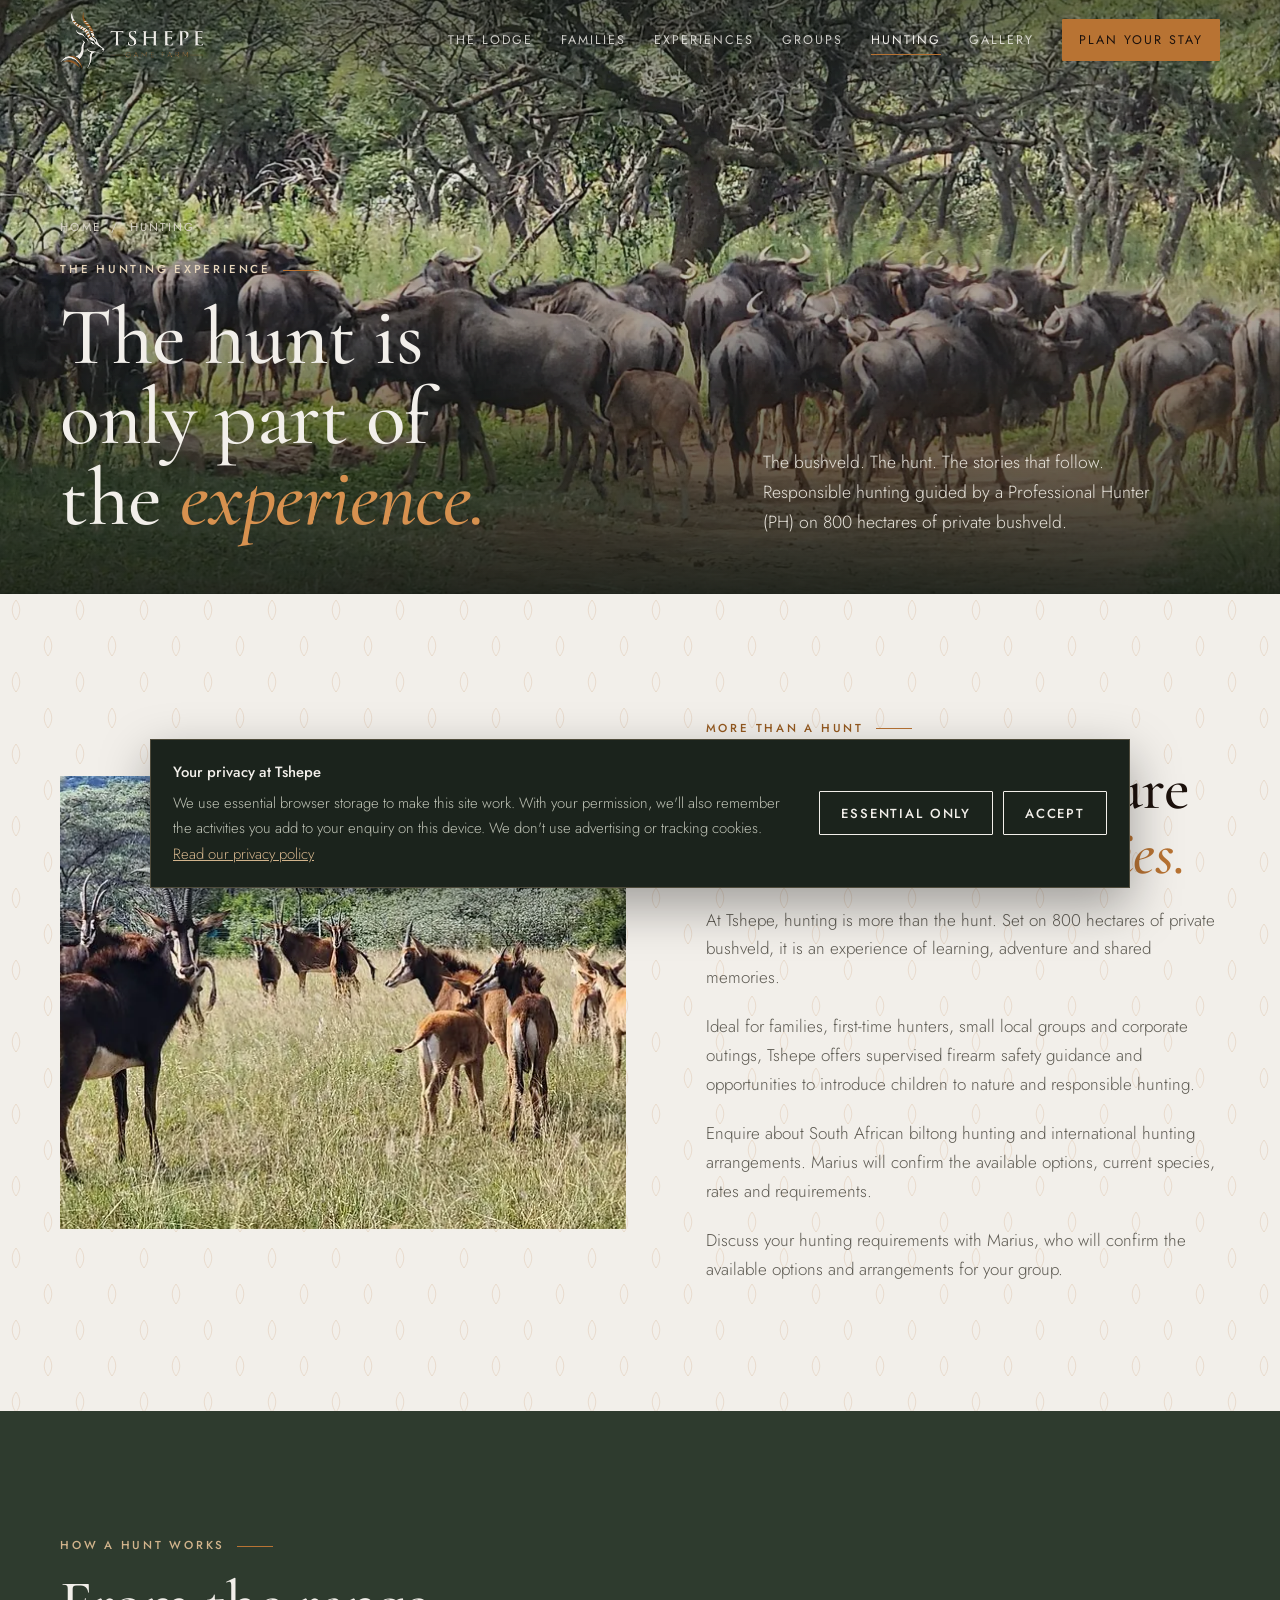
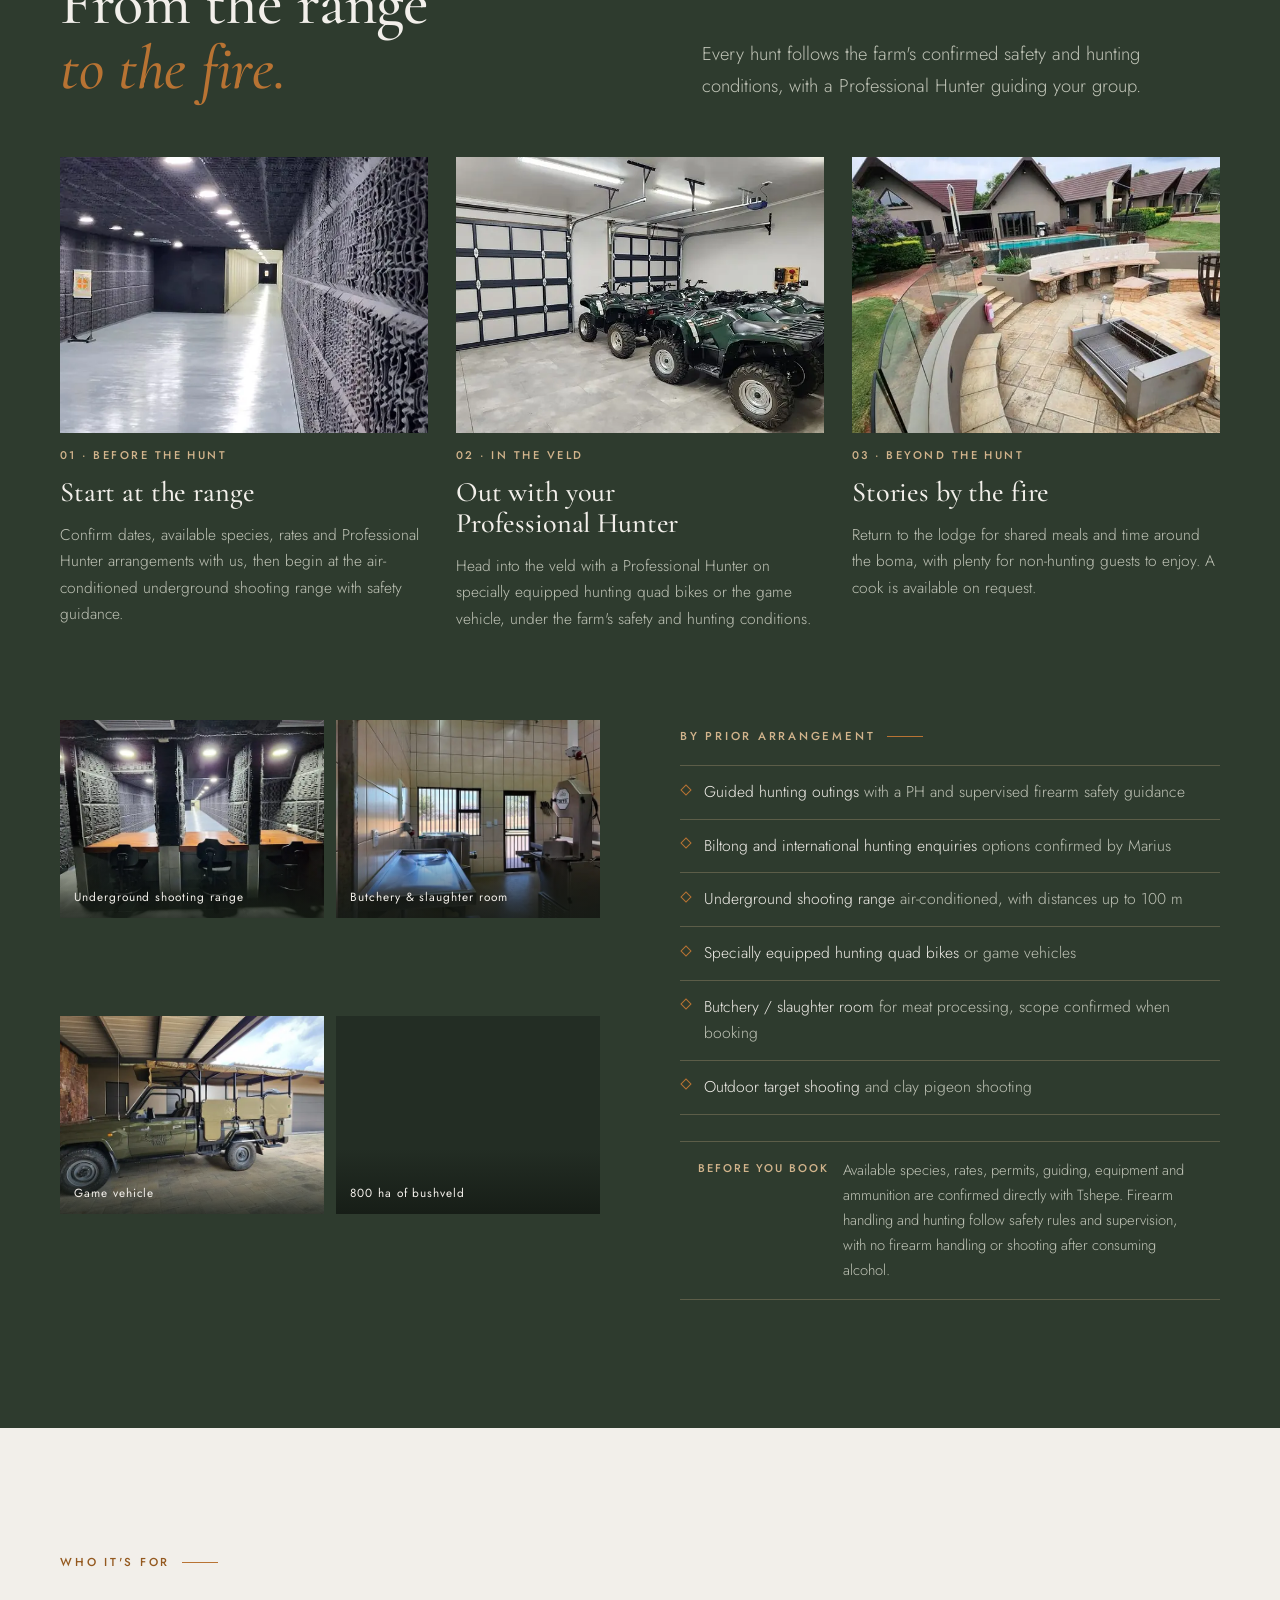
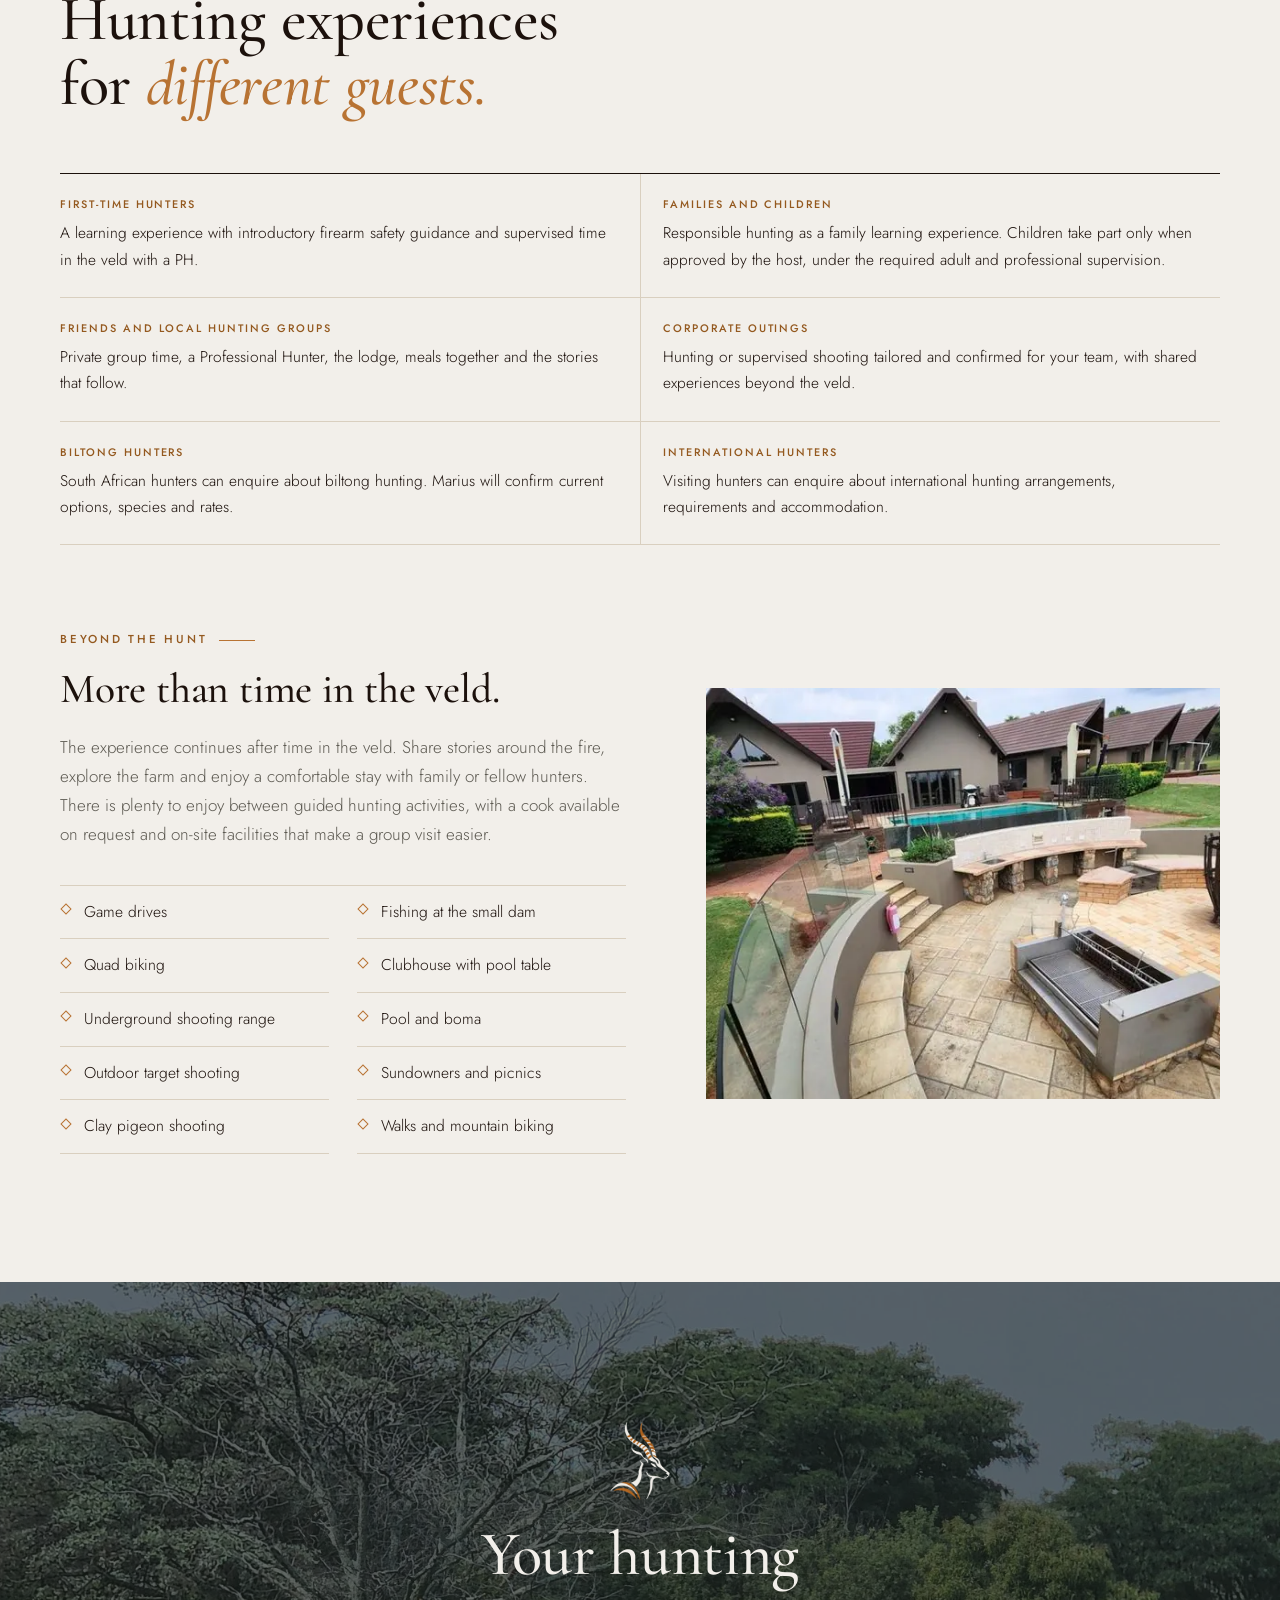
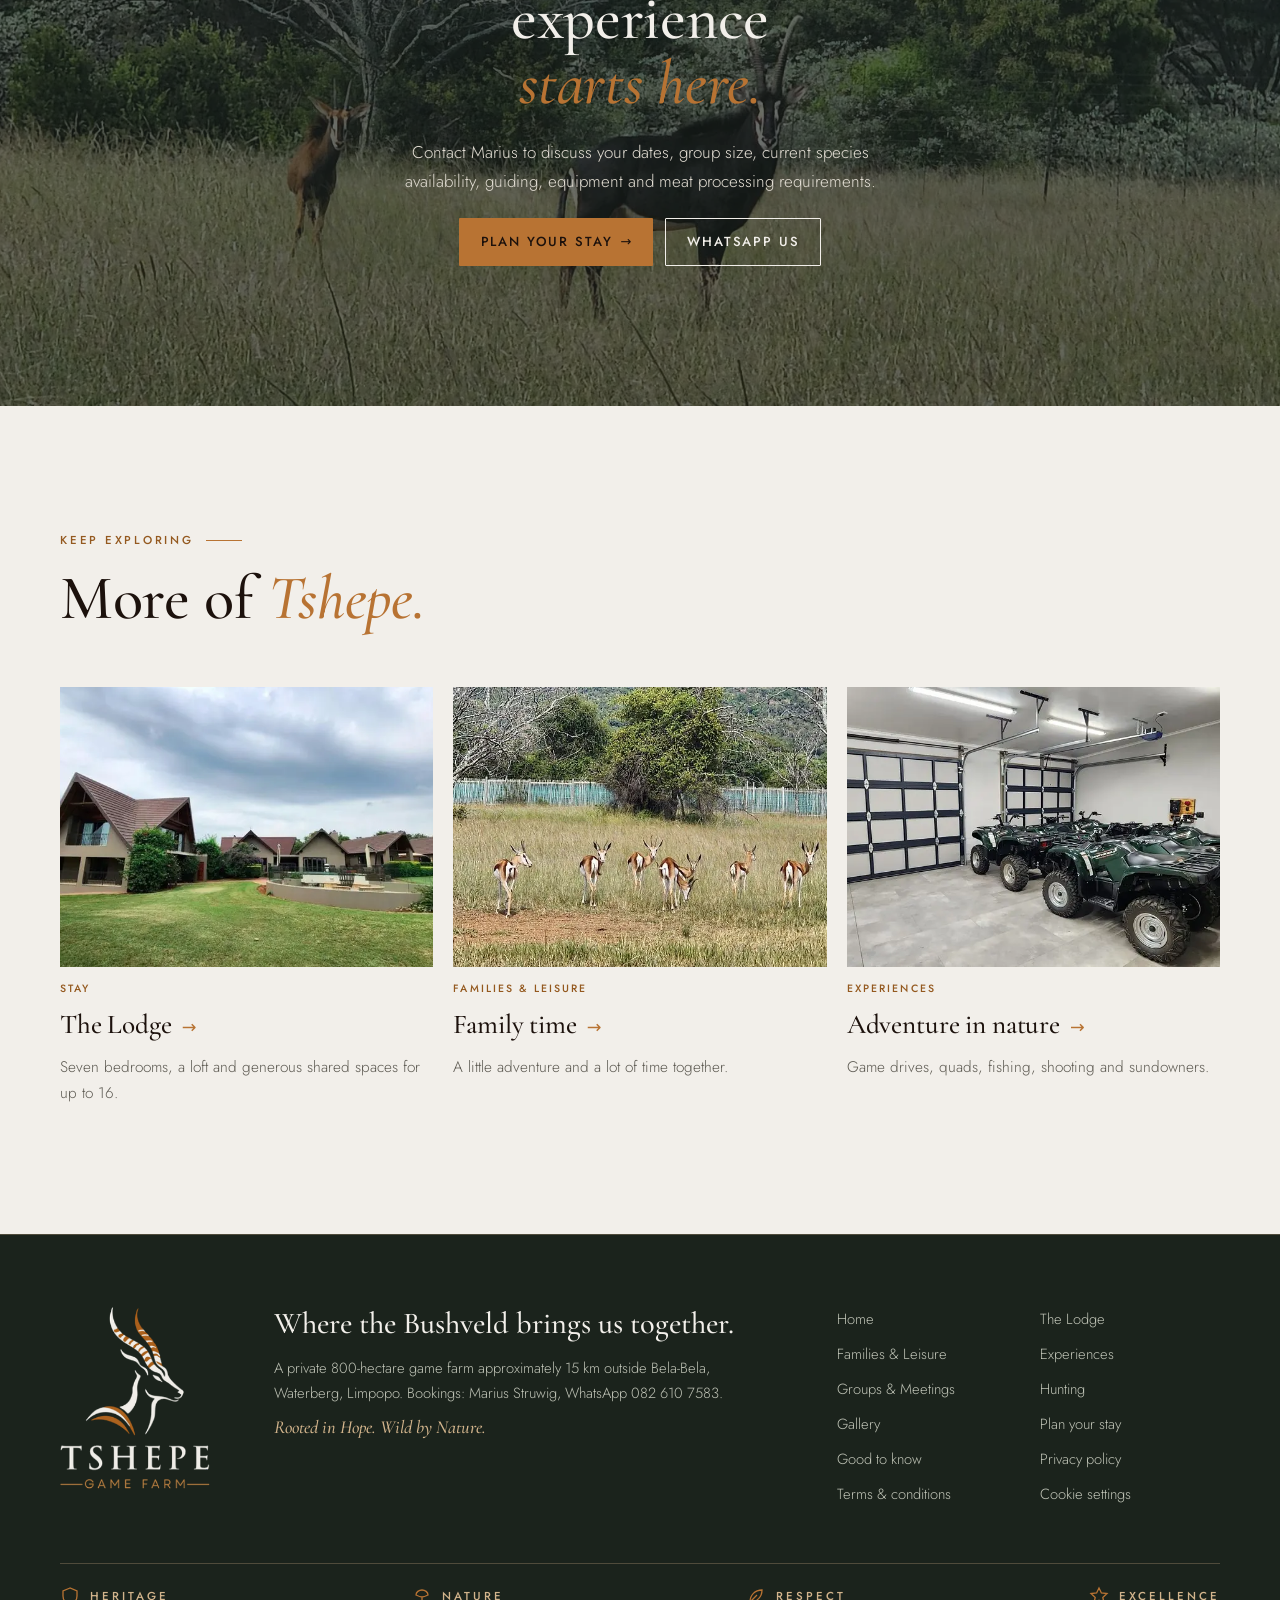
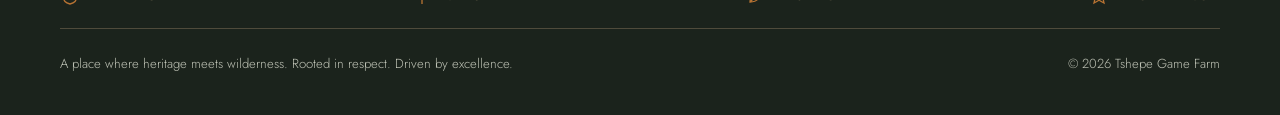
<file: hunting.html>
<!doctype html>
<html lang="en">
<head>
<meta charset="utf-8">
<meta name="viewport" content="width=device-width, initial-scale=1, viewport-fit=cover">
<title>Hunting Enquiries | Tshepe Game Farm</title>
<meta name="description" content="Discuss hunting arrangements at Tshepe near Bela-Bela. Contact Marius about current species availability, rates, guiding and accommodation.">
<link rel="canonical" href="https://www.tshepegamefarm.co.za/hunting.html">
<meta property="og:type" content="website">
<meta property="og:site_name" content="Tshepe Game Farm">
<meta property="og:title" content="Hunting Enquiries | Tshepe Game Farm">
<meta property="og:description" content="Discuss hunting arrangements at Tshepe near Bela-Bela. Contact Marius about current species availability, rates, guiding and accommodation.">
<meta property="og:url" content="https://www.tshepegamefarm.co.za/hunting.html">
<meta property="og:image" content="https://www.tshepegamefarm.co.za/img/og/og-hunting.jpg">
<meta property="og:image:width" content="1200">
<meta property="og:image:height" content="630">
<meta property="og:image:alt" content="Sable antelope in the bushveld at Tshepe Game Farm">
<meta property="og:locale" content="en_ZA">
<meta name="twitter:card" content="summary_large_image">
<meta name="twitter:title" content="Hunting Enquiries | Tshepe Game Farm">
<meta name="twitter:description" content="Discuss hunting arrangements at Tshepe near Bela-Bela. Contact Marius about current species availability, rates, guiding and accommodation.">
<meta name="twitter:image" content="https://www.tshepegamefarm.co.za/img/og/og-hunting.jpg">
<meta name="theme-color" content="#2e3b2e">
<link rel="preload" href="assets/fonts/jost-300.woff2" as="font" type="font/woff2" crossorigin>
<link rel="preload" href="assets/fonts/cormorant-garamond-500.woff2" as="font" type="font/woff2" crossorigin>
<link rel="preload" as="image" type="image/webp" imagesrcset="img/wildebeest-800.webp 800w, img/wildebeest-1200.webp 1200w, img/wildebeest.webp 1600w, img/wildebeest-2400.webp 2400w" imagesizes="100vw" fetchpriority="high">
<link rel="stylesheet" href="assets/site.css">
<link rel="icon" href="favicon.ico" sizes="any">
<link rel="icon" type="image/png" sizes="32x32" href="img/favicon-32.png">
<link rel="apple-touch-icon" href="apple-touch-icon.png">
<link rel="manifest" href="site.webmanifest">
</head>
<body>
<header class="site-head" id="head">
  <div class="wrap head-row">
    <a class="brand" href="index.html"><img decoding="async" src="img/logo-horizontal.png" alt="Tshepe Game Farm, home" width="535" height="215"></a>
    <nav class="nav" aria-label="Main">
      <a href="lodge.html">The Lodge</a>
      <a href="families.html">Families</a>
      <a href="experiences.html">Experiences</a>
      <a href="groups.html">Groups</a>
      <a href="hunting.html" aria-current="page">Hunting</a>
      <a href="gallery.html">Gallery</a>
      <a class="btn btn-copper" href="plan.html">Plan your stay</a>
    </nav>
    <button class="menu-btn" id="menuBtn" aria-expanded="false" aria-controls="drawer"><i></i><span>MENU</span></button>
  </div>
  <div class="drawer" id="drawer" hidden><div class="wrap"><a href="index.html">Home</a><a href="lodge.html">The Lodge</a><a href="families.html">Families</a><a href="experiences.html">Experiences</a><a href="groups.html">Groups</a><a href="hunting.html" aria-current="page">Hunting</a><a href="gallery.html">Gallery</a><a href="plan.html">Plan your stay</a></div></div>
</header>
<main id="top">
<section class="subhero" aria-label="Hunting">
  <picture><source type="image/webp" srcset="img/wildebeest-800.webp 800w, img/wildebeest-1200.webp 1200w, img/wildebeest.webp 1600w, img/wildebeest-2400.webp 2400w" sizes="100vw"><img width="1600" height="901" src="img/wildebeest.jpg" srcset="img/wildebeest-800.jpg 800w, img/wildebeest-1200.jpg 1200w, img/wildebeest.jpg 1600w, img/wildebeest-2400.jpg 2400w" sizes="100vw" alt="A herd of blue wildebeest gathered beneath trees" fetchpriority="high"></picture>
  <div class="wrap">
    <div>
      <nav class="crumbs" aria-label="Breadcrumb"><a href="index.html">Home</a><span>/</span><span>Hunting</span></nav>
      <span class="eyebrow">The hunting experience</span>
      <h1>The hunt is only part of the <em>experience.</em></h1>
    </div>
    <p>The bushveld. The hunt. The stories that follow. Responsible hunting guided by a Professional Hunter (PH) on 800 hectares of private bushveld.</p>
  </div>
</section>
<section class="band light pattern" aria-labelledby="moreThanH">
  <div class="wrap split">
    <figure class="ph"><picture><source type="image/webp" srcset="img/sable-herd-800.webp 800w, img/sable-herd-1200.webp 1200w, img/sable-herd.webp 1600w" sizes="(max-width: 760px) 100vw, (max-width: 1100px) 60vw, 50vw"><img decoding="async" width="1600" height="901" src="img/sable-herd.jpg" srcset="img/sable-herd-800.jpg 800w, img/sable-herd-1200.jpg 1200w, img/sable-herd.jpg 1600w" sizes="(max-width: 760px) 100vw, (max-width: 1100px) 60vw, 50vw" alt="Sable antelope with a herd of females" loading="lazy"></picture></figure>
    <div class="copy">
      <span class="eyebrow">More than a hunt</span>
      <h2 id="moreThanH">Learning, adventure and <em class="ac">shared memories.</em></h2>
      <p>At Tshepe, hunting is more than the hunt. Set on 800 hectares of private bushveld, it is an experience of learning, adventure and shared memories.</p>
      <p>Ideal for families, first-time hunters, small local groups and corporate outings, Tshepe offers supervised firearm safety guidance and opportunities to introduce children to nature and responsible hunting.</p>
      <p>Enquire about South African biltong hunting and international hunting arrangements. Marius will confirm the available options, current species, rates and requirements.</p>
      <p>Discuss your hunting requirements with Marius, who will confirm the available options and arrangements for your group.</p>
    </div>
  </div>
</section>
<section class="band dark" aria-labelledby="flowH">
  <div class="wrap">
    <div class="sec-head">
      <div><span class="eyebrow">How a hunt works</span><h2 id="flowH">From the range <em class="ac">to the fire.</em></h2></div>
      <p class="lede">Every hunt follows the farm's confirmed safety and hunting conditions, with a Professional Hunter guiding your group.</p>
    </div>
    <ol class="steps">
        <li><figure class="ph"><picture><source type="image/webp" srcset="img/range-lane-800.webp 800w, img/range-lane-1200.webp 1200w, img/range-lane.webp 1600w" sizes="(max-width: 760px) 100vw, (max-width: 1100px) 60vw, 50vw"><img decoding="async" src="img/range-lane.jpg" srcset="img/range-lane-800.jpg 800w, img/range-lane-1200.jpg 1200w, img/range-lane.jpg 1600w" sizes="(max-width: 760px) 100vw, (max-width: 1100px) 60vw, 50vw" alt="Long underground shooting range lane with a target at the far end" width="1200" height="676" loading="lazy"></picture></figure><span class="n">Before the hunt</span><h3>Start at the range</h3><p>Confirm dates, available species, rates and Professional Hunter arrangements with us, then begin at the air-conditioned underground shooting range with safety guidance.</p></li>
        <li><figure class="ph"><picture><source type="image/webp" srcset="img/quads-800.webp 800w, img/quads-1200.webp 1200w, img/quads.webp 1600w" sizes="(max-width: 760px) 100vw, (max-width: 1100px) 60vw, 50vw"><img decoding="async" src="img/quads.jpg" srcset="img/quads-800.jpg 800w, img/quads-1200.jpg 1200w, img/quads.jpg 1600w" sizes="(max-width: 760px) 100vw, (max-width: 1100px) 60vw, 50vw" alt="Hunting quad bikes ready in the garage" width="1200" height="676" loading="lazy"></picture></figure><span class="n">In the veld</span><h3>Out with your Professional Hunter</h3><p>Head into the veld with a Professional Hunter on specially equipped hunting quad bikes or the game vehicle, under the farm's safety and hunting conditions.</p></li>
        <li><figure class="ph"><picture><source type="image/webp" srcset="img/boma-close-800.webp 800w, img/boma-close-1200.webp 1200w, img/boma-close.webp 1600w, img/boma-close-2400.webp 2400w" sizes="(max-width: 760px) 100vw, (max-width: 1100px) 60vw, 50vw"><img decoding="async" src="img/boma-close.jpg" srcset="img/boma-close-800.jpg 800w, img/boma-close-1200.jpg 1200w, img/boma-close.jpg 1600w, img/boma-close-2400.jpg 2400w" sizes="(max-width: 760px) 100vw, (max-width: 1100px) 60vw, 50vw" alt="Boma with fire basket and braai at the lodge" width="1200" height="674" loading="lazy"></picture></figure><span class="n">Beyond the hunt</span><h3>Stories by the fire</h3><p>Return to the lodge for shared meals and time around the boma, with plenty for non-hunting guests to enjoy. A cook is available on request.</p></li>
      </ol>
    <div class="hunt-fac">
        <div class="fac-cards">
          <figure class="ph"><picture><source type="image/webp" srcset="img/range-800.webp 800w, img/range-1200.webp 1200w, img/range.webp 1600w" sizes="(max-width: 760px) 100vw, (max-width: 1100px) 60vw, 50vw"><img decoding="async" src="img/range.jpg" srcset="img/range-800.jpg 800w, img/range-1200.jpg 1200w, img/range.jpg 1600w" sizes="(max-width: 760px) 100vw, (max-width: 1100px) 60vw, 50vw" alt="Underground shooting range booths" width="1200" height="676" loading="lazy"></picture><figcaption>Underground shooting range</figcaption></figure>
          <figure class="ph"><picture><source type="image/webp" srcset="img/butchery-800.webp 800w, img/butchery-1200.webp 1200w, img/butchery.webp 1600w" sizes="(max-width: 760px) 100vw, (max-width: 1100px) 60vw, 50vw"><img decoding="async" src="img/butchery.jpg" srcset="img/butchery-800.jpg 800w, img/butchery-1200.jpg 1200w, img/butchery.jpg 1600w" sizes="(max-width: 760px) 100vw, (max-width: 1100px) 60vw, 50vw" alt="Tiled processing room with stainless steel work surfaces and a bandsaw" width="1000" height="562" loading="lazy"></picture><figcaption>Butchery &amp; slaughter room</figcaption></figure>
          <figure class="ph"><picture><source type="image/webp" srcset="img/game-vehicle-800.webp 800w, img/game-vehicle-1200.webp 1200w, img/game-vehicle.webp 1600w" sizes="(max-width: 760px) 100vw, (max-width: 1100px) 60vw, 50vw"><img decoding="async" src="img/game-vehicle.jpg" srcset="img/game-vehicle-800.jpg 800w, img/game-vehicle-1200.jpg 1200w, img/game-vehicle.jpg 1600w" sizes="(max-width: 760px) 100vw, (max-width: 1100px) 60vw, 50vw" alt="Open game vehicle" width="1200" height="676" loading="lazy"></picture><figcaption>Game vehicle</figcaption></figure>
          <figure class="ph"><picture><source type="image/webp" srcset="img/sable-800.webp 800w, img/sable-1200.webp 1200w, img/sable.webp 1600w, img/sable-2400.webp 2400w" sizes="(max-width: 760px) 100vw, (max-width: 1100px) 60vw, 50vw"><img decoding="async" src="img/sable.jpg" srcset="img/sable-800.jpg 800w, img/sable-1200.jpg 1200w, img/sable.jpg 1600w, img/sable-2400.jpg 2400w" sizes="(max-width: 760px) 100vw, (max-width: 1100px) 60vw, 50vw" alt="Sable antelope in the bushveld" width="1400" height="788" loading="lazy"></picture><figcaption>800 ha of bushveld</figcaption></figure>
        </div>
        <div>
          <span class="eyebrow">By prior arrangement</span>
          <ul class="ticks">
            <li>Guided hunting outings <span>with a PH and supervised firearm safety guidance</span></li>
            <li>Biltong and international hunting enquiries <span>options confirmed by Marius</span></li>
            <li>Underground shooting range <span>air-conditioned, with distances up to 100 m</span></li>
            <li>Specially equipped hunting quad bikes <span>or game vehicles</span></li>
            <li>Butchery / slaughter room <span>for meat processing, scope confirmed when booking</span></li>
            <li>Outdoor target shooting <span>and clay pigeon shooting</span></li>
          </ul>
          <div class="note" style="margin-top:26px"><b>Before you book</b><span>Available species, rates, permits, guiding, equipment and ammunition are confirmed directly with Tshepe. Firearm handling and hunting follow safety rules and supervision, with no firearm handling or shooting after consuming alcohol.</span></div>
        </div>
      </div>
  </div>
</section>
<section class="band light" aria-labelledby="whoH">
  <div class="wrap">
    <div class="sec-head"><div><span class="eyebrow">Who it's for</span><h2 id="whoH">Hunting experiences for <em class="ac">different guests.</em></h2></div></div>
    <dl class="inv two">
      <div><dt>First-time hunters</dt><dd>A learning experience with introductory firearm safety guidance and supervised time in the veld with a PH.</dd></div>
      <div><dt>Families and children</dt><dd>Responsible hunting as a family learning experience. Children take part only when approved by the host, under the required adult and professional supervision.</dd></div>
      <div><dt>Friends and local hunting groups</dt><dd>Private group time, a Professional Hunter, the lodge, meals together and the stories that follow.</dd></div>
      <div><dt>Corporate outings</dt><dd>Hunting or supervised shooting tailored and confirmed for your team, with shared experiences beyond the veld.</dd></div>
      <div><dt>Biltong hunters</dt><dd>South African hunters can enquire about biltong hunting. Marius will confirm current options, species and rates.</dd></div>
      <div><dt>International hunters</dt><dd>Visiting hunters can enquire about international hunting arrangements, requirements and accommodation.</dd></div>
    </dl>
    <div class="split rev" style="margin-top:88px">
      <figure class="ph"><picture><source type="image/webp" srcset="img/boma-close-800.webp 800w, img/boma-close-1200.webp 1200w, img/boma-close.webp 1600w, img/boma-close-2400.webp 2400w" sizes="(max-width: 760px) 100vw, (max-width: 1100px) 60vw, 50vw"><img decoding="async" width="1600" height="898" src="img/boma-close.jpg" srcset="img/boma-close-800.jpg 800w, img/boma-close-1200.jpg 1200w, img/boma-close.jpg 1600w, img/boma-close-2400.jpg 2400w" sizes="(max-width: 760px) 100vw, (max-width: 1100px) 60vw, 50vw" alt="Boma with fire basket and braai" loading="lazy"></picture></figure>
      <div class="copy">
        <span class="eyebrow">Beyond the hunt</span>
        <h3 style="font-size:clamp(1.9rem,3.4vw,2.6rem)">More than time in the veld.</h3>
        <p>The experience continues after time in the veld. Share stories around the fire, explore the farm and enjoy a comfortable stay with family or fellow hunters. There is plenty to enjoy between guided hunting activities, with a cook available on request and on-site facilities that make a group visit easier.</p>
        <ul class="ticks" style="columns:2;column-gap:28px">
          <li>Game drives</li><li>Quad biking</li><li>Underground shooting range</li><li>Outdoor target shooting</li><li>Clay pigeon shooting</li><li>Fishing at the small dam</li><li>Clubhouse with pool table</li><li>Pool and boma</li><li>Sundowners and picnics</li><li>Walks and mountain biking</li>
        </ul>
      </div>
    </div>
  </div>
</section>
<section class="cta-band" aria-label="Plan your stay">
  <picture><source type="image/webp" srcset="img/sable-800.webp 800w, img/sable-1200.webp 1200w, img/sable.webp 1600w, img/sable-2400.webp 2400w" sizes="100vw"><img decoding="async" width="1600" height="901" src="img/sable.jpg" srcset="img/sable-800.jpg 800w, img/sable-1200.jpg 1200w, img/sable.jpg 1600w, img/sable-2400.jpg 2400w" sizes="100vw" alt="" loading="lazy"></picture>
  <div class="wrap">
    <img decoding="async" src="img/emblem-dark.png" alt="" width="60" style="width:60px">
    <h2>Your hunting experience <em class="ac">starts here.</em></h2>
    <p>Contact Marius to discuss your dates, group size, current species availability, guiding, equipment and meat processing requirements.</p>
    <div class="hero-actions">
      <a class="btn btn-copper arrow" href="plan.html#hunting">Plan your stay</a>
      <a class="btn btn-line" href="https://wa.me/27826107583" target="_blank" rel="noopener">WhatsApp us</a>
    </div>
  </div>
</section>
<section class="band light" aria-labelledby="moreH">
  <div class="wrap">
    <div class="sec-head"><div><span class="eyebrow">Keep exploring</span><h2 id="moreH">More of <em class="ac">Tshepe.</em></h2></div></div>
    <div class="cards"><a class="card wide" href="lodge.html"><figure class="ph"><picture><source type="image/webp" srcset="img/lodge-front-800.webp 800w, img/lodge-front-1200.webp 1200w, img/lodge-front.webp 1600w, img/lodge-front-2400.webp 2400w" sizes="(max-width: 760px) 100vw, (max-width: 1100px) 60vw, 50vw"><img decoding="async" width="1600" height="898" src="img/lodge-front.jpg" srcset="img/lodge-front-800.jpg 800w, img/lodge-front-1200.jpg 1200w, img/lodge-front.jpg 1600w, img/lodge-front-2400.jpg 2400w" sizes="(max-width: 760px) 100vw, (max-width: 1100px) 60vw, 50vw" alt="The lodge across the lawn" loading="lazy"></picture></figure><span class="k">Stay</span><h3>The Lodge</h3><p>Seven bedrooms, a loft and generous shared spaces for up to 16.</p></a><a class="card wide" href="families.html"><figure class="ph"><picture><source type="image/webp" srcset="img/springbok-herd-800.webp 800w, img/springbok-herd-1200.webp 1200w, img/springbok-herd.webp 1600w, img/springbok-herd-2400.webp 2400w" sizes="(max-width: 760px) 100vw, (max-width: 1100px) 60vw, 50vw"><img decoding="async" width="1600" height="901" src="img/springbok-herd.jpg" srcset="img/springbok-herd-800.jpg 800w, img/springbok-herd-1200.jpg 1200w, img/springbok-herd.jpg 1600w, img/springbok-herd-2400.jpg 2400w" sizes="(max-width: 760px) 100vw, (max-width: 1100px) 60vw, 50vw" alt="Springbok in the grassland" loading="lazy"></picture></figure><span class="k">Families &amp; leisure</span><h3>Family time</h3><p>A little adventure and a lot of time together.</p></a><a class="card wide" href="experiences.html"><figure class="ph"><picture><source type="image/webp" srcset="img/quads-800.webp 800w, img/quads-1200.webp 1200w, img/quads.webp 1600w" sizes="(max-width: 760px) 100vw, (max-width: 1100px) 60vw, 50vw"><img decoding="async" width="1600" height="901" src="img/quads.jpg" srcset="img/quads-800.jpg 800w, img/quads-1200.jpg 1200w, img/quads.jpg 1600w" sizes="(max-width: 760px) 100vw, (max-width: 1100px) 60vw, 50vw" alt="Quad bikes in the garage" loading="lazy"></picture></figure><span class="k">Experiences</span><h3>Adventure in nature</h3><p>Game drives, quads, fishing, shooting and sundowners.</p></a></div>
  </div>
</section>
</main>
<footer>
  <div class="wrap">
    <div class="foot">
      <img class="logo" src="img/logo-dark.png" alt="Tshepe Game Farm" width="251" height="304" loading="lazy">
      <div>
        <p class="foot-h">Where the Bushveld brings us together.</p>
        <p>A private 800-hectare game farm approximately 15 km outside Bela-Bela, Waterberg, Limpopo. Bookings: Marius Struwig, WhatsApp <span class="nowrap">082 610 7583</span>.</p>
        <p class="brandline">Rooted in Hope. Wild by Nature.</p>
      </div>
      <nav aria-label="Footer"><a href="index.html">Home</a><a href="lodge.html">The Lodge</a><a href="families.html">Families &amp; Leisure</a><a href="experiences.html">Experiences</a><a href="groups.html">Groups &amp; Meetings</a><a href="hunting.html">Hunting</a><a href="gallery.html">Gallery</a><a href="plan.html">Plan your stay</a><a href="plan.html#faq">Good to know</a><a href="privacy.html">Privacy policy</a><a href="terms.html">Terms &amp; conditions</a><button type="button" class="linklike" data-cookie-settings>Cookie settings</button></nav>
    </div>
    <div class="values">
      <span><svg viewBox="0 0 20 20" aria-hidden="true"><path d="M10 2 3 5v5c0 4 3 7 7 8 4-1 7-4 7-8V5z"/></svg>Heritage</span>
      <span><svg viewBox="0 0 20 20" aria-hidden="true"><path d="M10 18v-7M4 9c0-3 3-5 6-5s6 2 6 5c-2 1-4 2-6 2S6 10 4 9z"/></svg>Nature</span>
      <span><svg viewBox="0 0 20 20" aria-hidden="true"><path d="M4 16c0-7 5-12 12-12 0 7-5 12-12 12zM4 16l7-7"/></svg>Respect</span>
      <span><svg viewBox="0 0 20 20" aria-hidden="true"><path d="m10 2 2.4 5 5.6.6-4.2 3.8 1.2 5.6L10 14.2 5 17l1.2-5.6L2 7.6 7.6 7z"/></svg>Excellence</span>
    </div>
    <div class="legal"><span>A place where heritage meets wilderness. Rooted in respect. Driven by excellence.</span><span>© 2026 Tshepe Game Farm</span></div>
  </div>
</footer>
<nav class="mbar" id="mbar" aria-label="Quick actions">
  <a class="btn btn-line" href="https://wa.me/27826107583" target="_blank" rel="noopener" style="color:var(--cream)">WhatsApp</a>
  <a class="btn btn-copper" href="plan.html">Plan your stay</a>
</nav>

<div class="cookie" id="cookie" role="region" aria-labelledby="cookieH" hidden>
  <div class="cookie-text">
    <p id="cookieH"><b>Your privacy at Tshepe</b></p>
    <p>We use essential browser storage to make this site work. With your permission, we'll also remember the activities you add to your enquiry on this device. We don't use advertising or tracking cookies. <a href="privacy.html#cookies">Read our privacy policy</a></p>
  </div>
  <div class="cookie-actions">
    <button type="button" class="btn btn-line" data-consent="essential">Essential only</button>
    <button type="button" class="btn btn-line" data-consent="all">Accept</button>
  </div>
</div>
<script src="assets/site.js" defer></script>
</body>
</html>
</file>
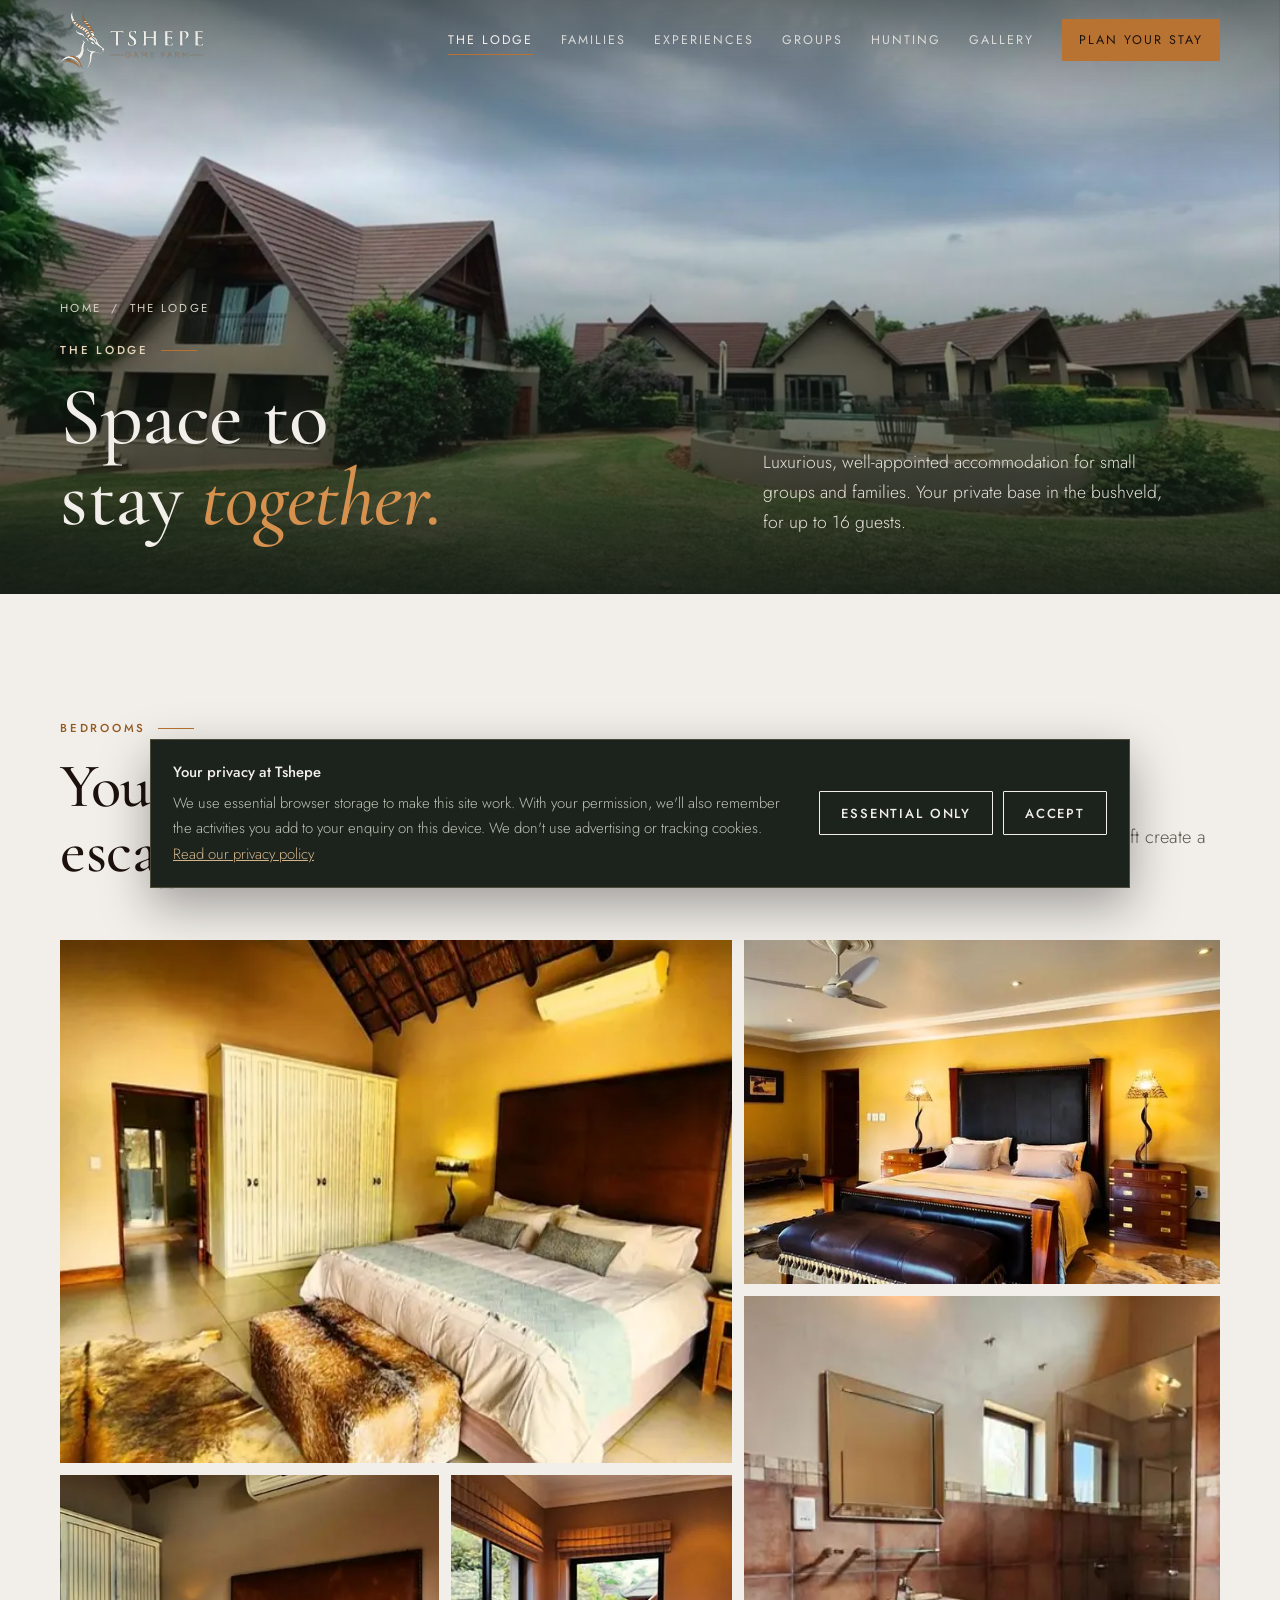
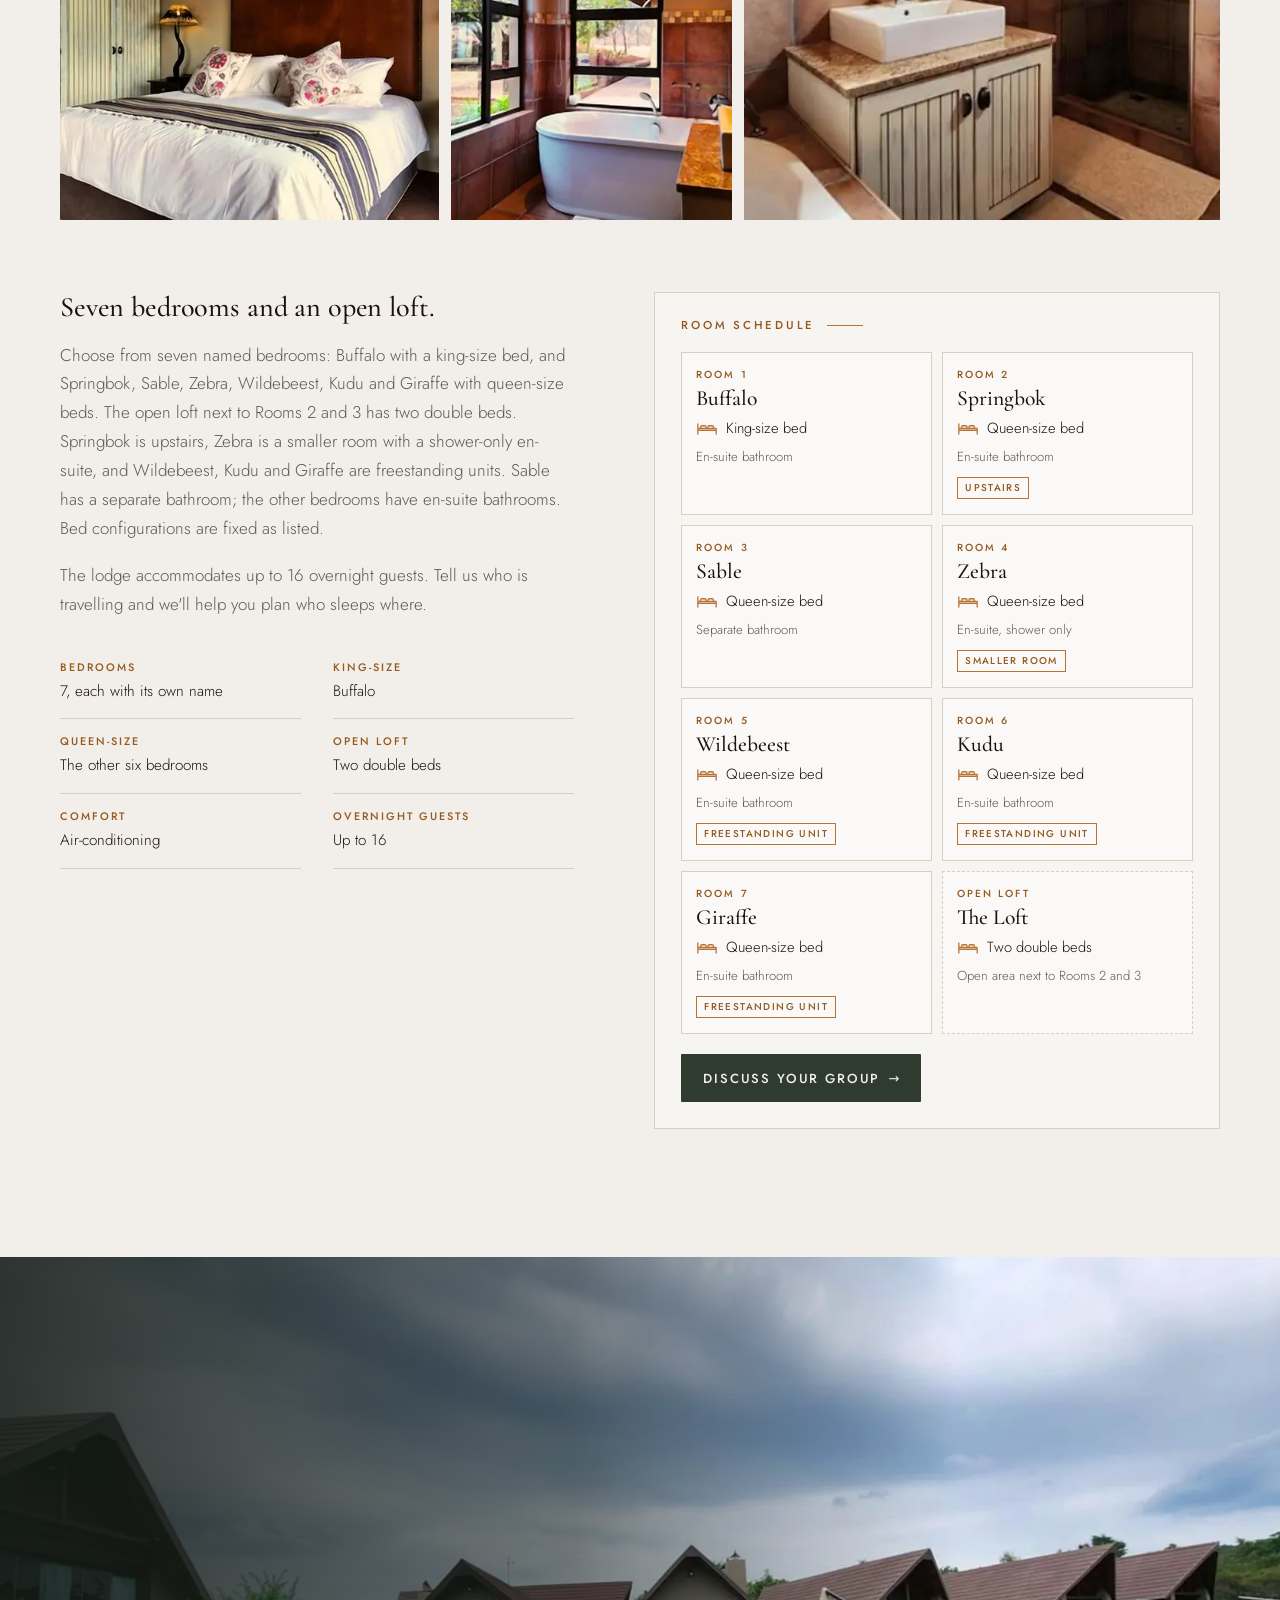
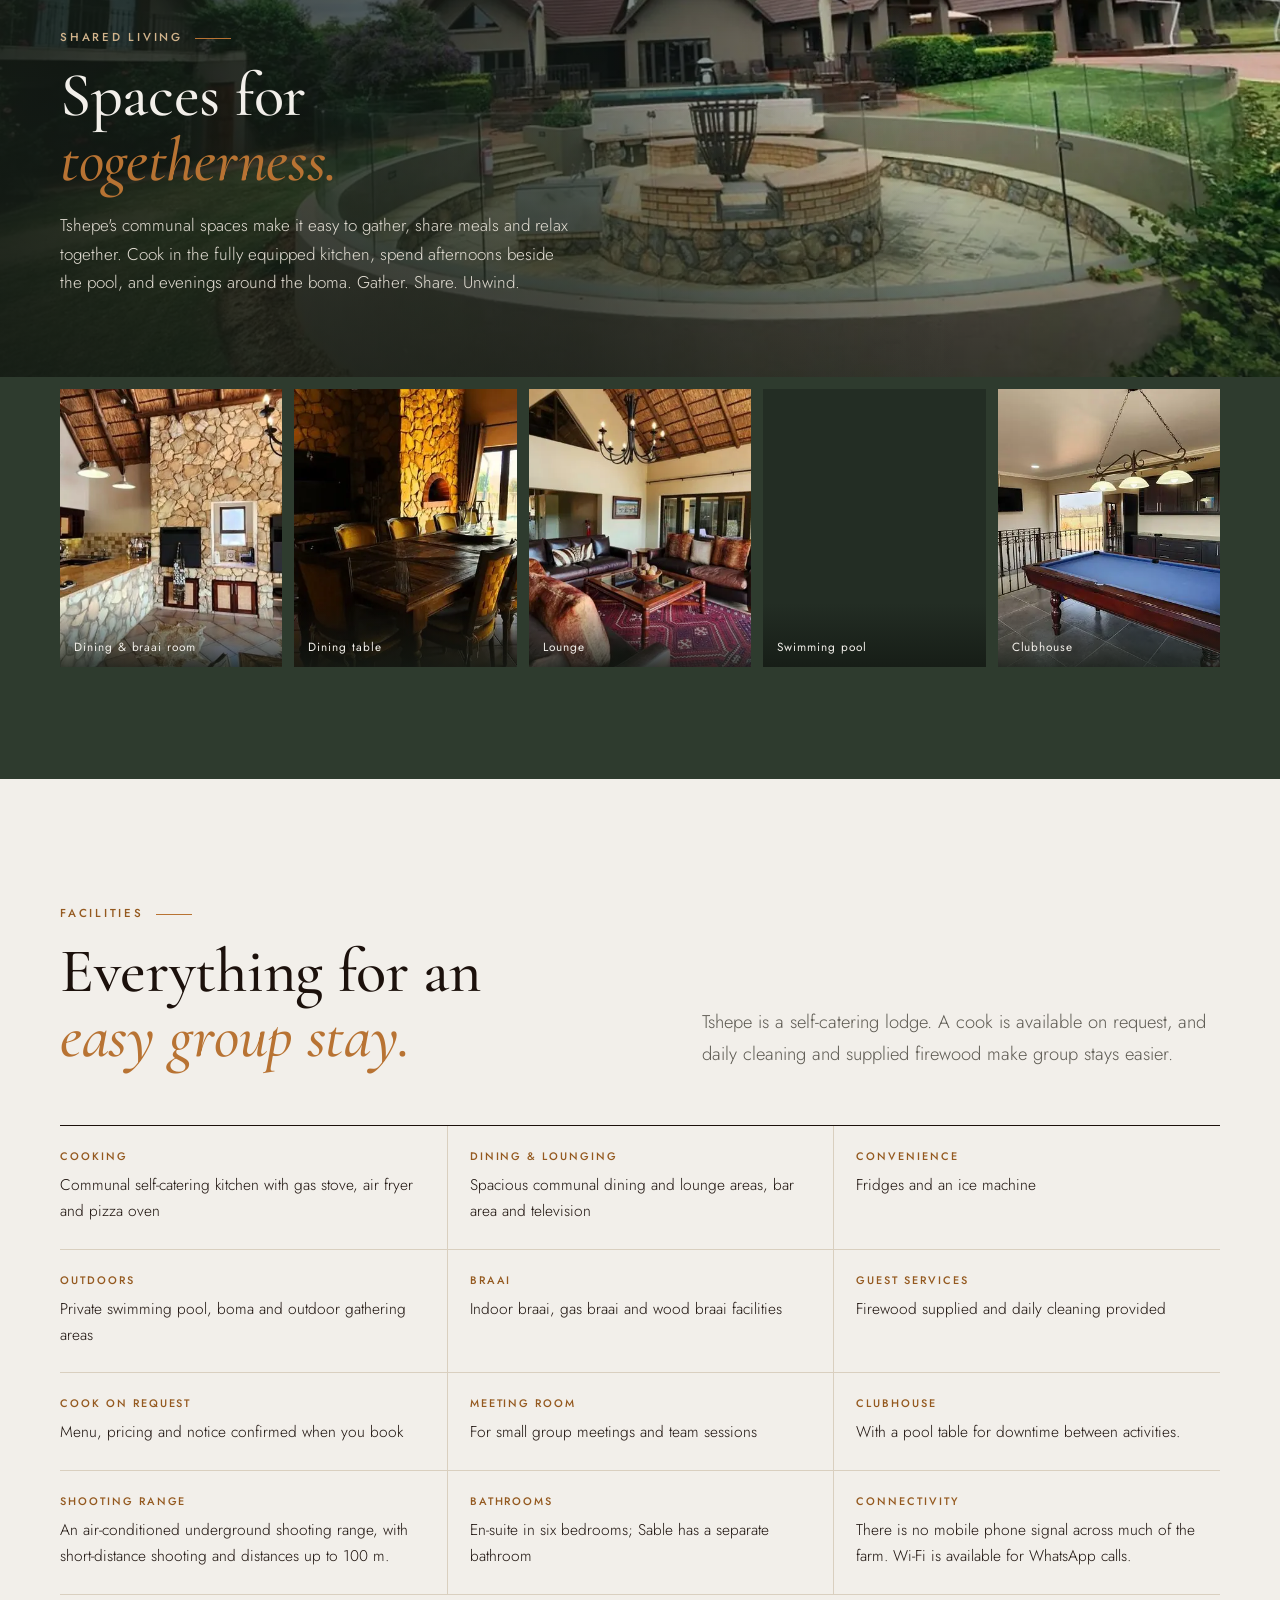
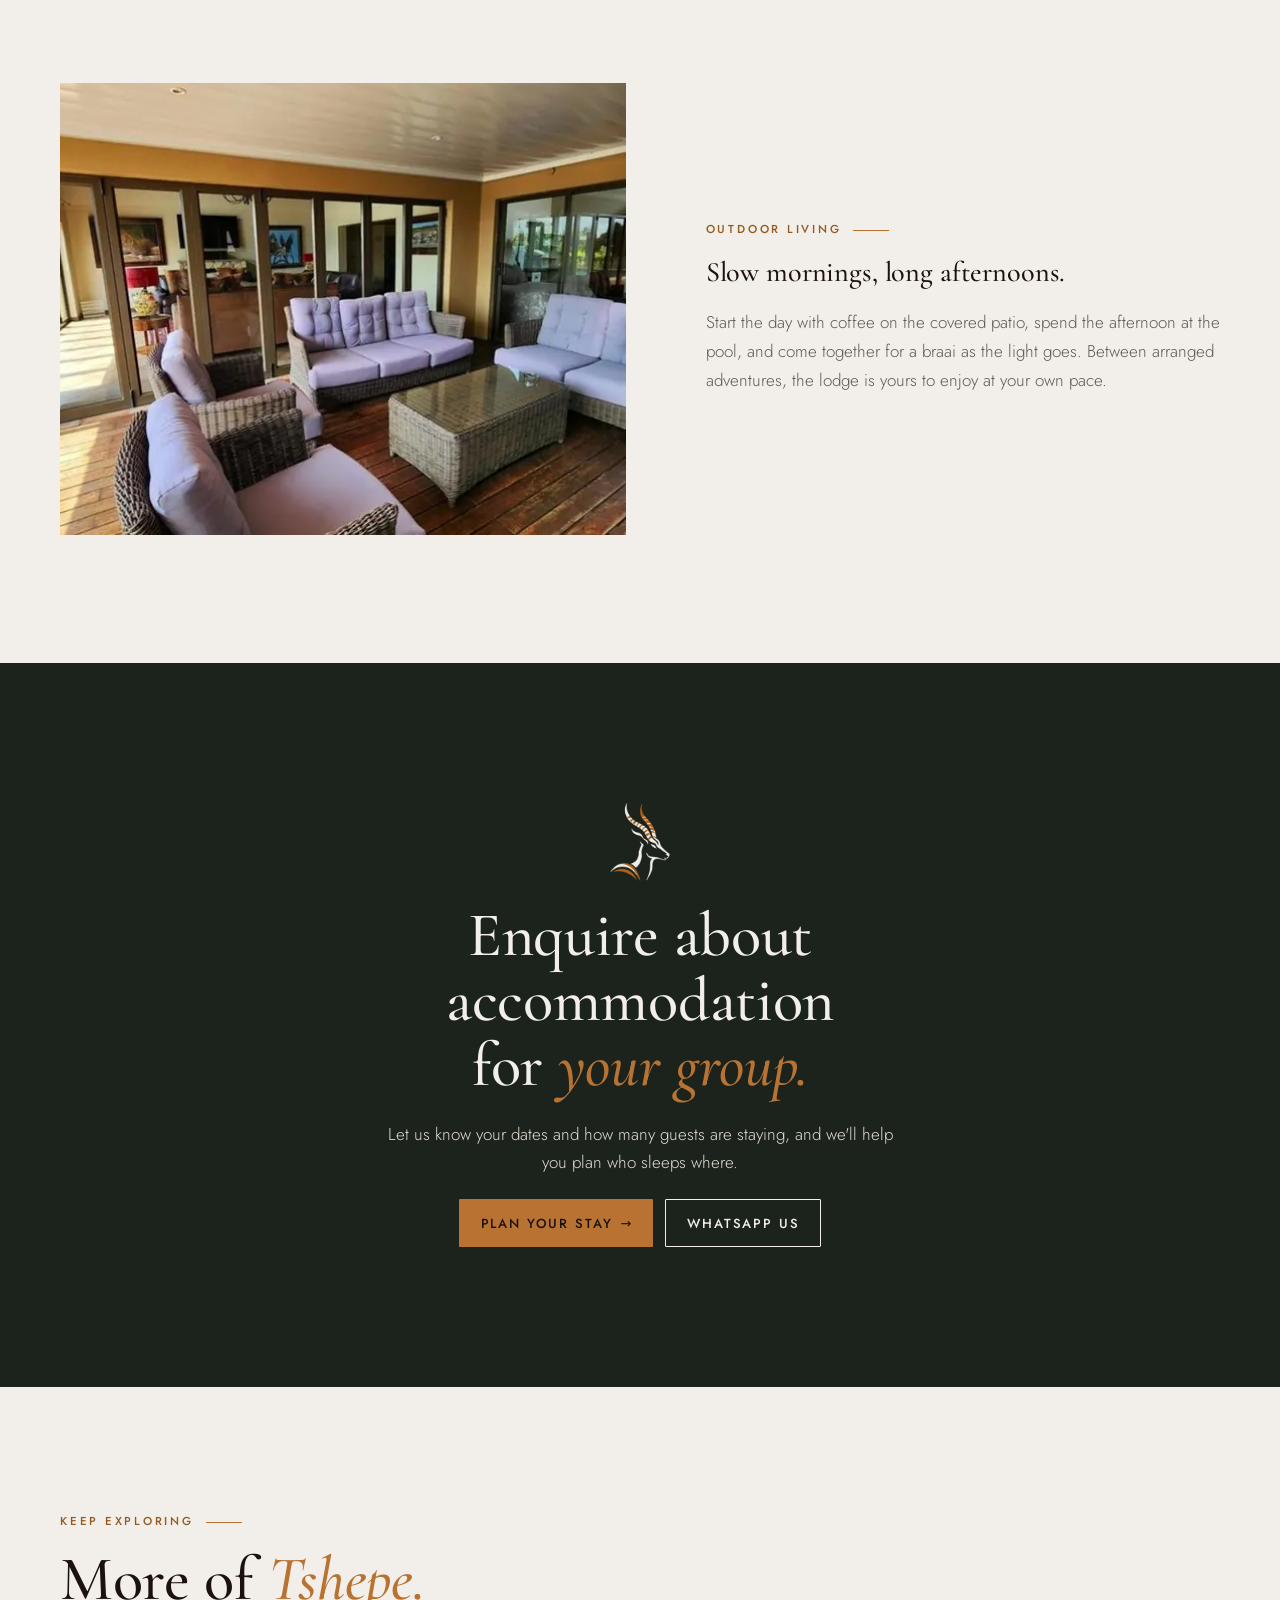
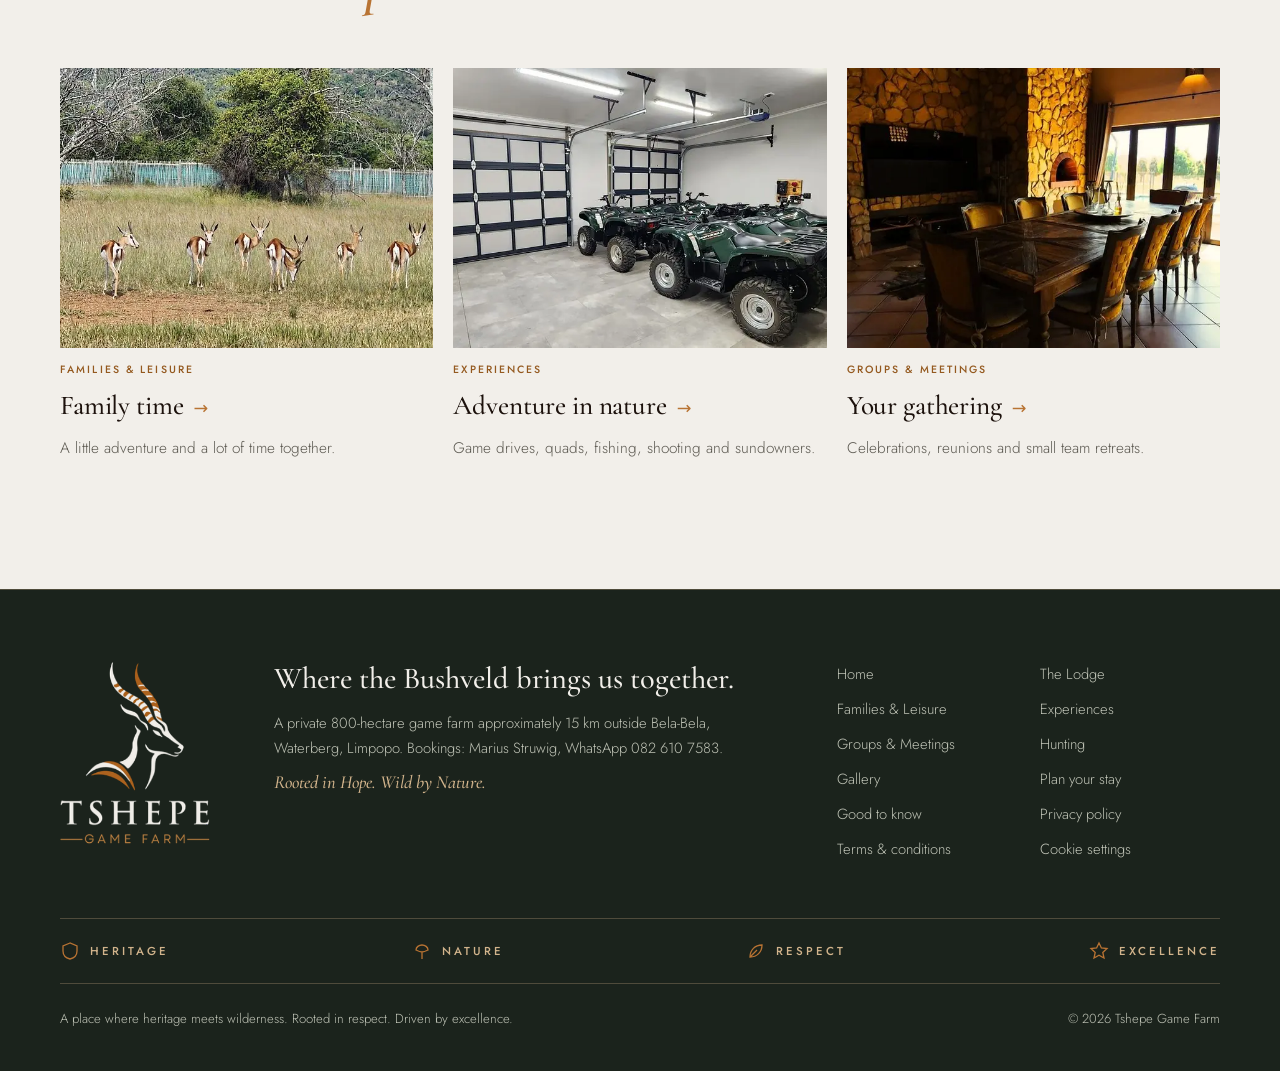
<file: lodge.html>
<!doctype html>
<html lang="en">
<head>
<meta charset="utf-8">
<meta name="viewport" content="width=device-width, initial-scale=1, viewport-fit=cover">
<title>The Lodge | Tshepe Game Farm near Bela-Bela</title>
<meta name="description" content="Explore one king bedroom, six queen bedrooms and an open loft with two double beds, plus shared spaces for your bushveld stay at Tshepe.">
<link rel="canonical" href="https://www.tshepegamefarm.co.za/lodge.html">
<meta property="og:type" content="website">
<meta property="og:site_name" content="Tshepe Game Farm">
<meta property="og:title" content="The Lodge | Tshepe Game Farm near Bela-Bela">
<meta property="og:description" content="Explore one king bedroom, six queen bedrooms and an open loft with two double beds, plus shared spaces for your bushveld stay at Tshepe.">
<meta property="og:url" content="https://www.tshepegamefarm.co.za/lodge.html">
<meta property="og:image" content="https://www.tshepegamefarm.co.za/img/og/og-lodge.jpg">
<meta property="og:image:width" content="1200">
<meta property="og:image:height" content="630">
<meta property="og:image:alt" content="The lodge and lawn at Tshepe Game Farm">
<meta property="og:locale" content="en_ZA">
<meta name="twitter:card" content="summary_large_image">
<meta name="twitter:title" content="The Lodge | Tshepe Game Farm near Bela-Bela">
<meta name="twitter:description" content="Explore one king bedroom, six queen bedrooms and an open loft with two double beds, plus shared spaces for your bushveld stay at Tshepe.">
<meta name="twitter:image" content="https://www.tshepegamefarm.co.za/img/og/og-lodge.jpg">
<meta name="theme-color" content="#2e3b2e">
<link rel="preload" href="assets/fonts/jost-300.woff2" as="font" type="font/woff2" crossorigin>
<link rel="preload" href="assets/fonts/cormorant-garamond-500.woff2" as="font" type="font/woff2" crossorigin>
<link rel="preload" as="image" type="image/webp" imagesrcset="img/lodge-front-800.webp 800w, img/lodge-front-1200.webp 1200w, img/lodge-front.webp 1600w, img/lodge-front-2400.webp 2400w" imagesizes="100vw" fetchpriority="high">
<link rel="stylesheet" href="assets/site.css">
<link rel="icon" href="favicon.ico" sizes="any">
<link rel="icon" type="image/png" sizes="32x32" href="img/favicon-32.png">
<link rel="apple-touch-icon" href="apple-touch-icon.png">
<link rel="manifest" href="site.webmanifest">
</head>
<body>
<header class="site-head" id="head">
  <div class="wrap head-row">
    <a class="brand" href="index.html"><img decoding="async" src="img/logo-horizontal.png" alt="Tshepe Game Farm, home" width="535" height="215"></a>
    <nav class="nav" aria-label="Main">
      <a href="lodge.html" aria-current="page">The Lodge</a>
      <a href="families.html">Families</a>
      <a href="experiences.html">Experiences</a>
      <a href="groups.html">Groups</a>
      <a href="hunting.html">Hunting</a>
      <a href="gallery.html">Gallery</a>
      <a class="btn btn-copper" href="plan.html">Plan your stay</a>
    </nav>
    <button class="menu-btn" id="menuBtn" aria-expanded="false" aria-controls="drawer"><i></i><span>MENU</span></button>
  </div>
  <div class="drawer" id="drawer" hidden><div class="wrap"><a href="index.html">Home</a><a href="lodge.html" aria-current="page">The Lodge</a><a href="families.html">Families</a><a href="experiences.html">Experiences</a><a href="groups.html">Groups</a><a href="hunting.html">Hunting</a><a href="gallery.html">Gallery</a><a href="plan.html">Plan your stay</a></div></div>
</header>
<main id="top">
<section class="subhero" aria-label="The Lodge">
  <picture><source type="image/webp" srcset="img/lodge-front-800.webp 800w, img/lodge-front-1200.webp 1200w, img/lodge-front.webp 1600w, img/lodge-front-2400.webp 2400w" sizes="100vw"><img width="1600" height="898" src="img/lodge-front.jpg" srcset="img/lodge-front-800.jpg 800w, img/lodge-front-1200.jpg 1200w, img/lodge-front.jpg 1600w, img/lodge-front-2400.jpg 2400w" sizes="100vw" alt="The lodge gables and chalets across a wide lawn" fetchpriority="high"></picture>
  <div class="wrap">
    <div>
      <nav class="crumbs" aria-label="Breadcrumb"><a href="index.html">Home</a><span>/</span><span>The Lodge</span></nav>
      <span class="eyebrow">The Lodge</span>
      <h1>Space to stay <em>together.</em></h1>
    </div>
    <p>Luxurious, well-appointed accommodation for small groups and families. Your private base in the bushveld, for up to 16 guests.</p>
  </div>
</section>
<section class="band light" aria-labelledby="roomsH">
  <div class="wrap">
    <div class="sec-head">
      <div><span class="eyebrow">Bedrooms</span><h2 id="roomsH">Your luxury escape <em class="ac">in the bush.</em></h2></div>
      <p class="lede">Seven named, air-conditioned bedrooms and an open loft create a relaxing retreat after time exploring the bushveld.</p>
    </div>
    <div class="lodge-mosaic">
      <figure class="ph m1"><picture><source type="image/webp" srcset="img/bed-2-800.webp 800w, img/bed-2-1200.webp 1200w, img/bed-2.webp 1600w" sizes="(max-width: 760px) 100vw, (max-width: 1100px) 60vw, 50vw"><img decoding="async" width="1600" height="900" src="img/bed-2.jpg" srcset="img/bed-2-800.jpg 800w, img/bed-2-1200.jpg 1200w, img/bed-2.jpg 1600w" sizes="(max-width: 760px) 100vw, (max-width: 1100px) 60vw, 50vw" alt="Bedroom with a double bed, wooden headboard and animal-hide bench" loading="lazy"></picture></figure>
      <figure class="ph m2"><picture><source type="image/webp" srcset="img/bed-3-800.webp 800w, img/bed-3-1200.webp 1200w, img/bed-3.webp 1600w" sizes="(max-width: 760px) 100vw, (max-width: 1100px) 60vw, 50vw"><img decoding="async" width="1600" height="900" src="img/bed-3.jpg" srcset="img/bed-3-800.jpg 800w, img/bed-3-1200.jpg 1200w, img/bed-3.jpg 1600w" sizes="(max-width: 760px) 100vw, (max-width: 1100px) 60vw, 50vw" alt="Bedroom with a double bed and sitting area" loading="lazy"></picture></figure>
      <figure class="ph m3"><picture><source type="image/webp" srcset="img/bathroom-800.webp 800w, img/bathroom-1200.webp 1200w, img/bathroom.webp 1600w" sizes="(max-width: 760px) 100vw, (max-width: 1100px) 60vw, 50vw"><img decoding="async" width="1600" height="895" src="img/bathroom.jpg" srcset="img/bathroom-800.jpg 800w, img/bathroom-1200.jpg 1200w, img/bathroom.jpg 1600w" sizes="(max-width: 760px) 100vw, (max-width: 1100px) 60vw, 50vw" alt="Bathroom with vessel basin and glass shower" loading="lazy"></picture></figure>
      <figure class="ph m4"><picture><source type="image/webp" srcset="img/bed-1-800.webp 800w, img/bed-1-1200.webp 1200w, img/bed-1.webp 1600w" sizes="(max-width: 760px) 100vw, (max-width: 1100px) 60vw, 50vw"><img decoding="async" width="1600" height="900" src="img/bed-1.jpg" srcset="img/bed-1-800.jpg 800w, img/bed-1-1200.jpg 1200w, img/bed-1.jpg 1600w" sizes="(max-width: 760px) 100vw, (max-width: 1100px) 60vw, 50vw" alt="Bedroom with patterned cushions and bedside lamps" loading="lazy"></picture></figure>
      <figure class="ph m5"><picture><source type="image/webp" srcset="img/bath-tub-800.webp 800w, img/bath-tub.webp 1200w" sizes="(max-width: 760px) 100vw, (max-width: 1100px) 60vw, 50vw"><img decoding="async" width="1200" height="675" src="img/bath-tub.jpg" srcset="img/bath-tub-800.jpg 800w, img/bath-tub.jpg 1200w" sizes="(max-width: 760px) 100vw, (max-width: 1100px) 60vw, 50vw" alt="Freestanding bath beside a window" loading="lazy"></picture></figure>
    </div>
    <div class="lodge-detail">
      <div class="copy">
        <h3>Seven bedrooms and an open loft.</h3>
        <p>Choose from seven named bedrooms: Buffalo with a king-size bed, and Springbok, Sable, Zebra, Wildebeest, Kudu and Giraffe with queen-size beds. The open loft next to Rooms 2 and 3 has two double beds. Springbok is upstairs, Zebra is a smaller room with a shower-only en-suite, and Wildebeest, Kudu and Giraffe are freestanding units. Sable has a separate bathroom; the other bedrooms have en-suite bathrooms. Bed configurations are fixed as listed.</p>
        <p>The lodge accommodates up to 16 overnight guests. Tell us who is travelling and we'll help you plan who sleeps where.</p>
        <dl class="amen">
          <div><dt>Bedrooms</dt><dd>7, each with its own name</dd></div>
          <div><dt>King-size</dt><dd>Buffalo</dd></div>
          <div><dt>Queen-size</dt><dd>The other six bedrooms</dd></div>
          <div><dt>Open loft</dt><dd>Two double beds</dd></div>
          <div><dt>Comfort</dt><dd>Air-conditioning</dd></div>
          <div><dt>Overnight guests</dt><dd>Up to 16</dd></div>
        </dl>
      </div>
      <div class="beds" aria-labelledby="schedH"><div class="beds-head"><span class="eyebrow" id="schedH">Room schedule</span></div><ul class="schedule" aria-label="Room schedule"><li class="rs"><span class="rs-n">Room 1</span><b>Buffalo</b><span class="rs-bed"><svg viewBox="0 0 24 16" aria-hidden="true"><path d="M2 14V3M22 14V8M2 10h20M2 8h20v2M5 8V6.5A1.5 1.5 0 0 1 6.5 5h3A1.5 1.5 0 0 1 11 6.5V8M13 8V6.5A1.5 1.5 0 0 1 14.5 5h3A1.5 1.5 0 0 1 19 6.5V8"/></svg>King-size bed</span><span class="rs-meta">En-suite bathroom</span></li><li class="rs"><span class="rs-n">Room 2</span><b>Springbok</b><span class="rs-bed"><svg viewBox="0 0 24 16" aria-hidden="true"><path d="M2 14V3M22 14V8M2 10h20M2 8h20v2M5 8V6.5A1.5 1.5 0 0 1 6.5 5h3A1.5 1.5 0 0 1 11 6.5V8M13 8V6.5A1.5 1.5 0 0 1 14.5 5h3A1.5 1.5 0 0 1 19 6.5V8"/></svg>Queen-size bed</span><span class="rs-meta">En-suite bathroom</span><span class="rs-tag">Upstairs</span></li><li class="rs"><span class="rs-n">Room 3</span><b>Sable</b><span class="rs-bed"><svg viewBox="0 0 24 16" aria-hidden="true"><path d="M2 14V3M22 14V8M2 10h20M2 8h20v2M5 8V6.5A1.5 1.5 0 0 1 6.5 5h3A1.5 1.5 0 0 1 11 6.5V8M13 8V6.5A1.5 1.5 0 0 1 14.5 5h3A1.5 1.5 0 0 1 19 6.5V8"/></svg>Queen-size bed</span><span class="rs-meta">Separate bathroom</span></li><li class="rs"><span class="rs-n">Room 4</span><b>Zebra</b><span class="rs-bed"><svg viewBox="0 0 24 16" aria-hidden="true"><path d="M2 14V3M22 14V8M2 10h20M2 8h20v2M5 8V6.5A1.5 1.5 0 0 1 6.5 5h3A1.5 1.5 0 0 1 11 6.5V8M13 8V6.5A1.5 1.5 0 0 1 14.5 5h3A1.5 1.5 0 0 1 19 6.5V8"/></svg>Queen-size bed</span><span class="rs-meta">En-suite, shower only</span><span class="rs-tag">Smaller room</span></li><li class="rs"><span class="rs-n">Room 5</span><b>Wildebeest</b><span class="rs-bed"><svg viewBox="0 0 24 16" aria-hidden="true"><path d="M2 14V3M22 14V8M2 10h20M2 8h20v2M5 8V6.5A1.5 1.5 0 0 1 6.5 5h3A1.5 1.5 0 0 1 11 6.5V8M13 8V6.5A1.5 1.5 0 0 1 14.5 5h3A1.5 1.5 0 0 1 19 6.5V8"/></svg>Queen-size bed</span><span class="rs-meta">En-suite bathroom</span><span class="rs-tag">Freestanding unit</span></li><li class="rs"><span class="rs-n">Room 6</span><b>Kudu</b><span class="rs-bed"><svg viewBox="0 0 24 16" aria-hidden="true"><path d="M2 14V3M22 14V8M2 10h20M2 8h20v2M5 8V6.5A1.5 1.5 0 0 1 6.5 5h3A1.5 1.5 0 0 1 11 6.5V8M13 8V6.5A1.5 1.5 0 0 1 14.5 5h3A1.5 1.5 0 0 1 19 6.5V8"/></svg>Queen-size bed</span><span class="rs-meta">En-suite bathroom</span><span class="rs-tag">Freestanding unit</span></li><li class="rs"><span class="rs-n">Room 7</span><b>Giraffe</b><span class="rs-bed"><svg viewBox="0 0 24 16" aria-hidden="true"><path d="M2 14V3M22 14V8M2 10h20M2 8h20v2M5 8V6.5A1.5 1.5 0 0 1 6.5 5h3A1.5 1.5 0 0 1 11 6.5V8M13 8V6.5A1.5 1.5 0 0 1 14.5 5h3A1.5 1.5 0 0 1 19 6.5V8"/></svg>Queen-size bed</span><span class="rs-meta">En-suite bathroom</span><span class="rs-tag">Freestanding unit</span></li><li class="rs loft"><span class="rs-n">Open loft</span><b>The Loft</b><span class="rs-bed"><svg viewBox="0 0 24 16" aria-hidden="true"><path d="M2 14V3M22 14V8M2 10h20M2 8h20v2M5 8V6.5A1.5 1.5 0 0 1 6.5 5h3A1.5 1.5 0 0 1 11 6.5V8M13 8V6.5A1.5 1.5 0 0 1 14.5 5h3A1.5 1.5 0 0 1 19 6.5V8"/></svg>Two double beds</span><span class="rs-meta">Open area next to Rooms 2 and 3</span></li></ul><a class="btn btn-green arrow" href="plan.html" style="align-self:flex-start">Discuss your group</a></div>
    </div>
  </div>
</section>
<section class="dark" aria-labelledby="spacesH">
  <div class="spaces-hero">
    <picture><source type="image/webp" srcset="img/boma-800.webp 800w, img/boma-1200.webp 1200w, img/boma.webp 1600w, img/boma-2400.webp 2400w" sizes="100vw"><img decoding="async" width="1600" height="907" src="img/boma.jpg" srcset="img/boma-800.jpg 800w, img/boma-1200.jpg 1200w, img/boma.jpg 1600w, img/boma-2400.jpg 2400w" sizes="100vw" alt="The stone boma with built-in seating and fire basket in front of the lodge" loading="lazy"></picture>
    <div class="wrap"><div class="box">
      <span class="eyebrow">Shared living</span>
      <h2 id="spacesH">Spaces for <em class="ac">togetherness.</em></h2>
      <p>Tshepe's communal spaces make it easy to gather, share meals and relax together. Cook in the fully equipped kitchen, spend afternoons beside the pool, and evenings around the boma. Gather. Share. Unwind.</p>
    </div></div>
  </div>
  <div class="wrap" style="padding-bottom:12px">
    <div class="spaces-strip">
      <figure class="ph"><picture><source type="image/webp" srcset="img/bar-kitchen-800.webp 800w, img/bar-kitchen-1200.webp 1200w, img/bar-kitchen.webp 1600w" sizes="(max-width: 760px) 100vw, (max-width: 1100px) 60vw, 50vw"><img decoding="async" width="1600" height="893" src="img/bar-kitchen.jpg" srcset="img/bar-kitchen-800.jpg 800w, img/bar-kitchen-1200.jpg 1200w, img/bar-kitchen.jpg 1600w" sizes="(max-width: 760px) 100vw, (max-width: 1100px) 60vw, 50vw" alt="Dining and braai room at Tshepe Game Farm" loading="lazy"></picture><figcaption>Dining &amp; braai room</figcaption></figure>
      <figure class="ph"><picture><source type="image/webp" srcset="img/dining-800.webp 800w, img/dining-1200.webp 1200w, img/dining.webp 1600w" sizes="(max-width: 760px) 100vw, (max-width: 1100px) 60vw, 50vw"><img decoding="async" width="1600" height="900" src="img/dining.jpg" srcset="img/dining-800.jpg 800w, img/dining-1200.jpg 1200w, img/dining.jpg 1600w" sizes="(max-width: 760px) 100vw, (max-width: 1100px) 60vw, 50vw" alt="Long dining table beside a stone wall and pizza oven" loading="lazy"></picture><figcaption>Dining table</figcaption></figure>
      <figure class="ph"><picture><source type="image/webp" srcset="img/lounge-800.webp 800w, img/lounge-1200.webp 1200w, img/lounge.webp 1600w" sizes="(max-width: 760px) 100vw, (max-width: 1100px) 60vw, 50vw"><img decoding="async" width="1600" height="899" src="img/lounge.jpg" srcset="img/lounge-800.jpg 800w, img/lounge-1200.jpg 1200w, img/lounge.jpg 1600w" sizes="(max-width: 760px) 100vw, (max-width: 1100px) 60vw, 50vw" alt="Lounge with leather sofas" loading="lazy"></picture><figcaption>Lounge</figcaption></figure>
      <figure class="ph"><picture><source type="image/webp" srcset="img/pool-800.webp 800w, img/pool-1200.webp 1200w, img/pool.webp 1600w, img/pool-2400.webp 2400w" sizes="(max-width: 760px) 100vw, (max-width: 1100px) 60vw, 50vw"><img decoding="async" width="1600" height="898" src="img/pool.jpg" srcset="img/pool-800.jpg 800w, img/pool-1200.jpg 1200w, img/pool.jpg 1600w, img/pool-2400.jpg 2400w" sizes="(max-width: 760px) 100vw, (max-width: 1100px) 60vw, 50vw" alt="Swimming pool with deck" loading="lazy"></picture><figcaption>Swimming pool</figcaption></figure>
      <figure class="ph"><picture><source type="image/webp" srcset="img/clubhouse-800.webp 800w, img/clubhouse-1200.webp 1200w, img/clubhouse.webp 1600w" sizes="(max-width: 760px) 100vw, (max-width: 1100px) 60vw, 50vw"><img decoding="async" width="1600" height="901" src="img/clubhouse.jpg" srcset="img/clubhouse-800.jpg 800w, img/clubhouse-1200.jpg 1200w, img/clubhouse.jpg 1600w" sizes="(max-width: 760px) 100vw, (max-width: 1100px) 60vw, 50vw" alt="Clubhouse with pool table" loading="lazy"></picture><figcaption>Clubhouse</figcaption></figure>
    </div>
  </div>
  <div style="height:clamp(60px,8vw,100px)"></div>
</section>
<section class="band light" aria-labelledby="facH">
  <div class="wrap">
    <div class="sec-head">
      <div><span class="eyebrow">Facilities</span><h2 id="facH">Everything for an <em class="ac">easy group stay.</em></h2></div>
      <p class="lede">Tshepe is a self-catering lodge. A cook is available on request, and daily cleaning and supplied firewood make group stays easier.</p>
    </div>
    <dl class="inv">
      <div><dt>Cooking</dt><dd>Communal self-catering kitchen with gas stove, air fryer and pizza oven</dd></div>
      <div><dt>Dining &amp; lounging</dt><dd>Spacious communal dining and lounge areas, bar area and television</dd></div>
      <div><dt>Convenience</dt><dd>Fridges and an ice machine</dd></div>
      <div><dt>Outdoors</dt><dd>Private swimming pool, boma and outdoor gathering areas</dd></div>
      <div><dt>Braai</dt><dd>Indoor braai, gas braai and wood braai facilities</dd></div>
      <div><dt>Guest services</dt><dd>Firewood supplied and daily cleaning provided</dd></div>
      <div><dt>Cook on request</dt><dd>Menu, pricing and notice confirmed when you book</dd></div>
      <div><dt>Meeting room</dt><dd>For small group meetings and team sessions</dd></div>
      <div><dt>Clubhouse</dt><dd>With a pool table for downtime between activities.</dd></div>
      <div><dt>Shooting range</dt><dd>An air-conditioned underground shooting range, with short-distance shooting and distances up to 100 m.</dd></div>
      <div><dt>Bathrooms</dt><dd>En-suite in six bedrooms; Sable has a separate bathroom</dd></div>
      <div><dt>Connectivity</dt><dd>There is no mobile phone signal across much of the farm. Wi-Fi is available for WhatsApp calls.</dd></div>
    </dl>
    <div class="split" style="margin-top:88px">
      <figure class="ph"><picture><source type="image/webp" srcset="img/patio-800.webp 800w, img/patio-1200.webp 1200w, img/patio.webp 1600w" sizes="(max-width: 760px) 100vw, (max-width: 1100px) 60vw, 50vw"><img decoding="async" width="1600" height="900" src="img/patio.jpg" srcset="img/patio-800.jpg 800w, img/patio-1200.jpg 1200w, img/patio.jpg 1600w" sizes="(max-width: 760px) 100vw, (max-width: 1100px) 60vw, 50vw" alt="Covered patio lounge with outdoor sofas" loading="lazy"></picture></figure>
      <div class="copy">
        <span class="eyebrow">Outdoor living</span>
        <h3>Slow mornings, long afternoons.</h3>
        <p>Start the day with coffee on the covered patio, spend the afternoon at the pool, and come together for a braai as the light goes. Between arranged adventures, the lodge is yours to enjoy at your own pace.</p>
      </div>
    </div>
  </div>
</section>
<section class="cta-band" aria-label="Plan your stay">
  <picture><source type="image/webp" srcset="img/pool-800.webp 800w, img/pool-1200.webp 1200w, img/pool.webp 1600w, img/pool-2400.webp 2400w" sizes="100vw"><img decoding="async" width="1600" height="898" src="img/pool.jpg" srcset="img/pool-800.jpg 800w, img/pool-1200.jpg 1200w, img/pool.jpg 1600w, img/pool-2400.jpg 2400w" sizes="100vw" alt="" loading="lazy"></picture>
  <div class="wrap">
    <img decoding="async" src="img/emblem-dark.png" alt="" width="60" style="width:60px">
    <h2>Enquire about accommodation for <em class="ac">your group.</em></h2>
    <p>Let us know your dates and how many guests are staying, and we'll help you plan who sleeps where.</p>
    <div class="hero-actions">
      <a class="btn btn-copper arrow" href="plan.html">Plan your stay</a>
      <a class="btn btn-line" href="https://wa.me/27826107583" target="_blank" rel="noopener">WhatsApp us</a>
    </div>
  </div>
</section>
<section class="band light" aria-labelledby="moreH">
  <div class="wrap">
    <div class="sec-head"><div><span class="eyebrow">Keep exploring</span><h2 id="moreH">More of <em class="ac">Tshepe.</em></h2></div></div>
    <div class="cards"><a class="card wide" href="families.html"><figure class="ph"><picture><source type="image/webp" srcset="img/springbok-herd-800.webp 800w, img/springbok-herd-1200.webp 1200w, img/springbok-herd.webp 1600w, img/springbok-herd-2400.webp 2400w" sizes="(max-width: 760px) 100vw, (max-width: 1100px) 60vw, 50vw"><img decoding="async" width="1600" height="901" src="img/springbok-herd.jpg" srcset="img/springbok-herd-800.jpg 800w, img/springbok-herd-1200.jpg 1200w, img/springbok-herd.jpg 1600w, img/springbok-herd-2400.jpg 2400w" sizes="(max-width: 760px) 100vw, (max-width: 1100px) 60vw, 50vw" alt="Springbok in the grassland" loading="lazy"></picture></figure><span class="k">Families &amp; leisure</span><h3>Family time</h3><p>A little adventure and a lot of time together.</p></a><a class="card wide" href="experiences.html"><figure class="ph"><picture><source type="image/webp" srcset="img/quads-800.webp 800w, img/quads-1200.webp 1200w, img/quads.webp 1600w" sizes="(max-width: 760px) 100vw, (max-width: 1100px) 60vw, 50vw"><img decoding="async" width="1600" height="901" src="img/quads.jpg" srcset="img/quads-800.jpg 800w, img/quads-1200.jpg 1200w, img/quads.jpg 1600w" sizes="(max-width: 760px) 100vw, (max-width: 1100px) 60vw, 50vw" alt="Quad bikes in the garage" loading="lazy"></picture></figure><span class="k">Experiences</span><h3>Adventure in nature</h3><p>Game drives, quads, fishing, shooting and sundowners.</p></a><a class="card wide" href="groups.html"><figure class="ph"><picture><source type="image/webp" srcset="img/dining-800.webp 800w, img/dining-1200.webp 1200w, img/dining.webp 1600w" sizes="(max-width: 760px) 100vw, (max-width: 1100px) 60vw, 50vw"><img decoding="async" width="1600" height="900" src="img/dining.jpg" srcset="img/dining-800.jpg 800w, img/dining-1200.jpg 1200w, img/dining.jpg 1600w" sizes="(max-width: 760px) 100vw, (max-width: 1100px) 60vw, 50vw" alt="Long dining table" loading="lazy"></picture></figure><span class="k">Groups &amp; meetings</span><h3>Your gathering</h3><p>Celebrations, reunions and small team retreats.</p></a></div>
  </div>
</section>
</main>
<footer>
  <div class="wrap">
    <div class="foot">
      <img class="logo" src="img/logo-dark.png" alt="Tshepe Game Farm" width="251" height="304" loading="lazy">
      <div>
        <p class="foot-h">Where the Bushveld brings us together.</p>
        <p>A private 800-hectare game farm approximately 15 km outside Bela-Bela, Waterberg, Limpopo. Bookings: Marius Struwig, WhatsApp <span class="nowrap">082 610 7583</span>.</p>
        <p class="brandline">Rooted in Hope. Wild by Nature.</p>
      </div>
      <nav aria-label="Footer"><a href="index.html">Home</a><a href="lodge.html">The Lodge</a><a href="families.html">Families &amp; Leisure</a><a href="experiences.html">Experiences</a><a href="groups.html">Groups &amp; Meetings</a><a href="hunting.html">Hunting</a><a href="gallery.html">Gallery</a><a href="plan.html">Plan your stay</a><a href="plan.html#faq">Good to know</a><a href="privacy.html">Privacy policy</a><a href="terms.html">Terms &amp; conditions</a><button type="button" class="linklike" data-cookie-settings>Cookie settings</button></nav>
    </div>
    <div class="values">
      <span><svg viewBox="0 0 20 20" aria-hidden="true"><path d="M10 2 3 5v5c0 4 3 7 7 8 4-1 7-4 7-8V5z"/></svg>Heritage</span>
      <span><svg viewBox="0 0 20 20" aria-hidden="true"><path d="M10 18v-7M4 9c0-3 3-5 6-5s6 2 6 5c-2 1-4 2-6 2S6 10 4 9z"/></svg>Nature</span>
      <span><svg viewBox="0 0 20 20" aria-hidden="true"><path d="M4 16c0-7 5-12 12-12 0 7-5 12-12 12zM4 16l7-7"/></svg>Respect</span>
      <span><svg viewBox="0 0 20 20" aria-hidden="true"><path d="m10 2 2.4 5 5.6.6-4.2 3.8 1.2 5.6L10 14.2 5 17l1.2-5.6L2 7.6 7.6 7z"/></svg>Excellence</span>
    </div>
    <div class="legal"><span>A place where heritage meets wilderness. Rooted in respect. Driven by excellence.</span><span>© 2026 Tshepe Game Farm</span></div>
  </div>
</footer>
<nav class="mbar" id="mbar" aria-label="Quick actions">
  <a class="btn btn-line" href="https://wa.me/27826107583" target="_blank" rel="noopener" style="color:var(--cream)">WhatsApp</a>
  <a class="btn btn-copper" href="plan.html">Plan your stay</a>
</nav>

<div class="cookie" id="cookie" role="region" aria-labelledby="cookieH" hidden>
  <div class="cookie-text">
    <p id="cookieH"><b>Your privacy at Tshepe</b></p>
    <p>We use essential browser storage to make this site work. With your permission, we'll also remember the activities you add to your enquiry on this device. We don't use advertising or tracking cookies. <a href="privacy.html#cookies">Read our privacy policy</a></p>
  </div>
  <div class="cookie-actions">
    <button type="button" class="btn btn-line" data-consent="essential">Essential only</button>
    <button type="button" class="btn btn-line" data-consent="all">Accept</button>
  </div>
</div>
<script src="assets/site.js" defer></script>
</body>
</html>
</file>
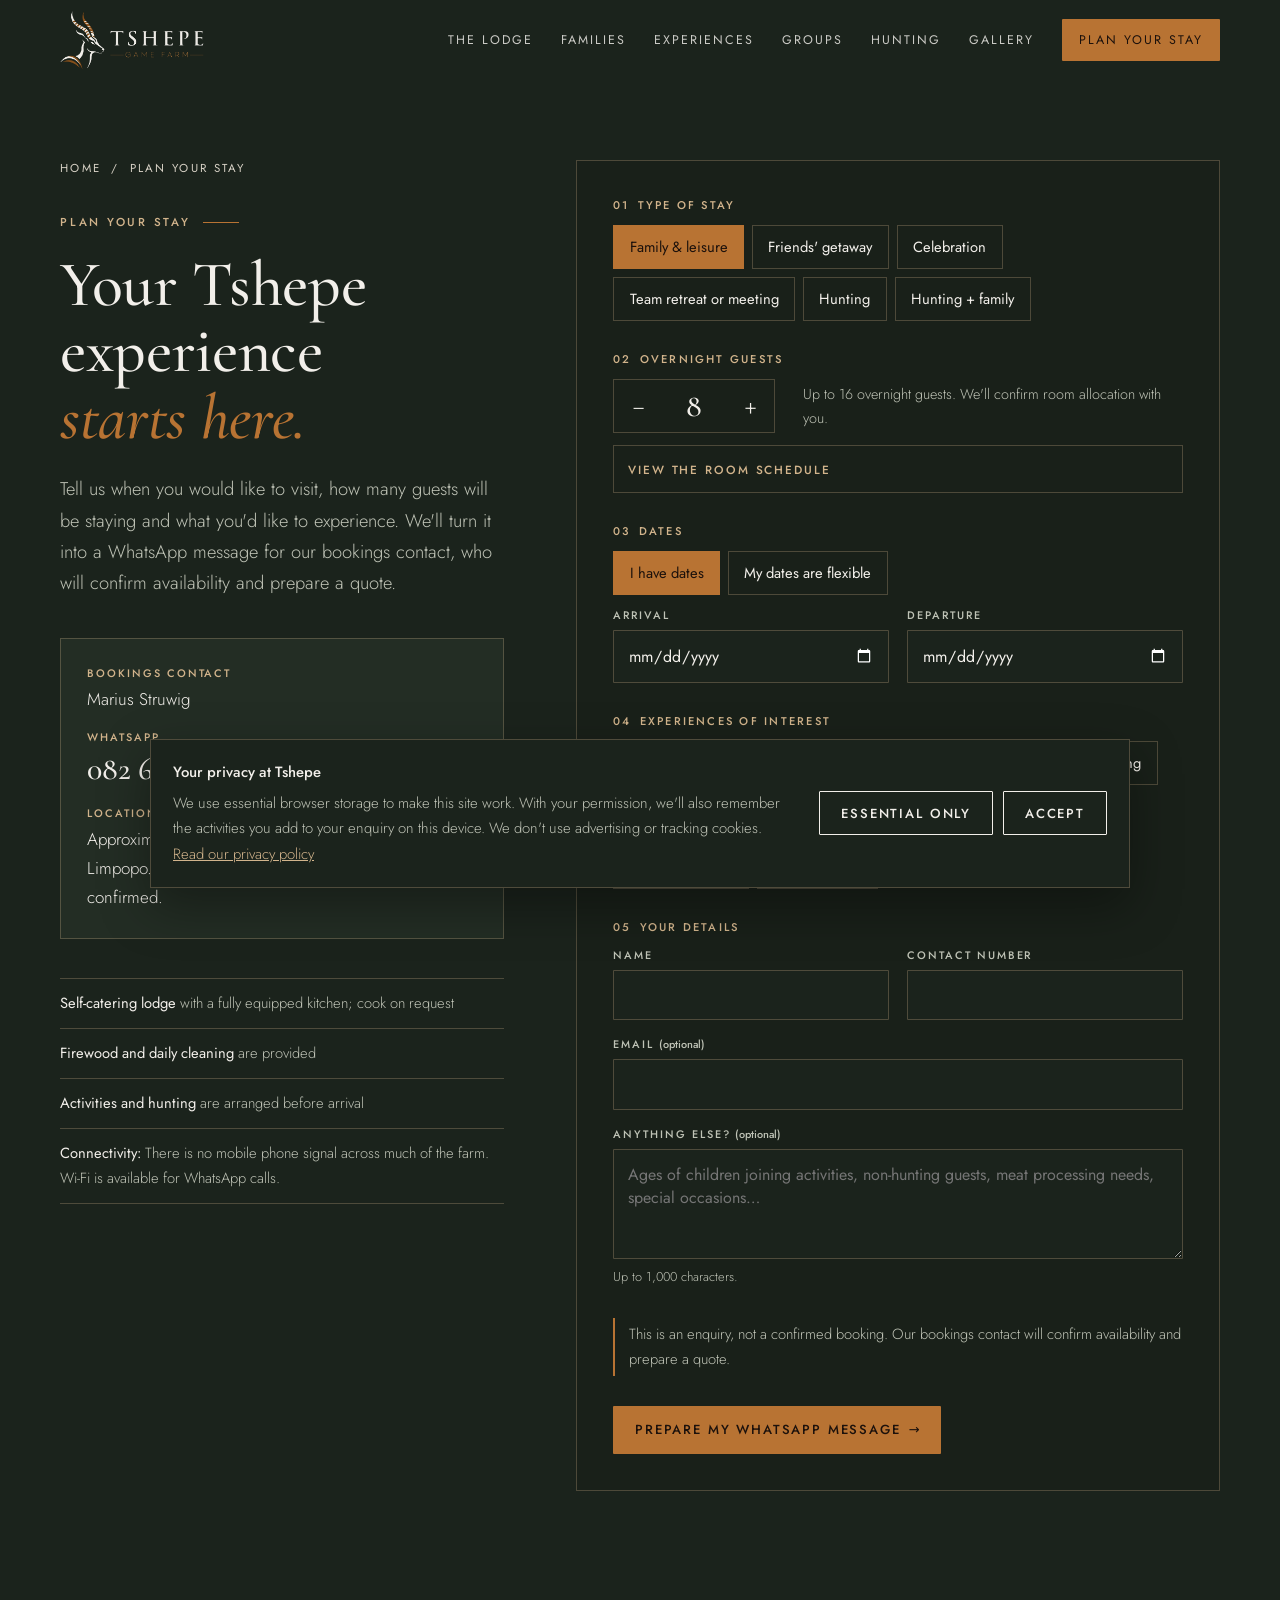
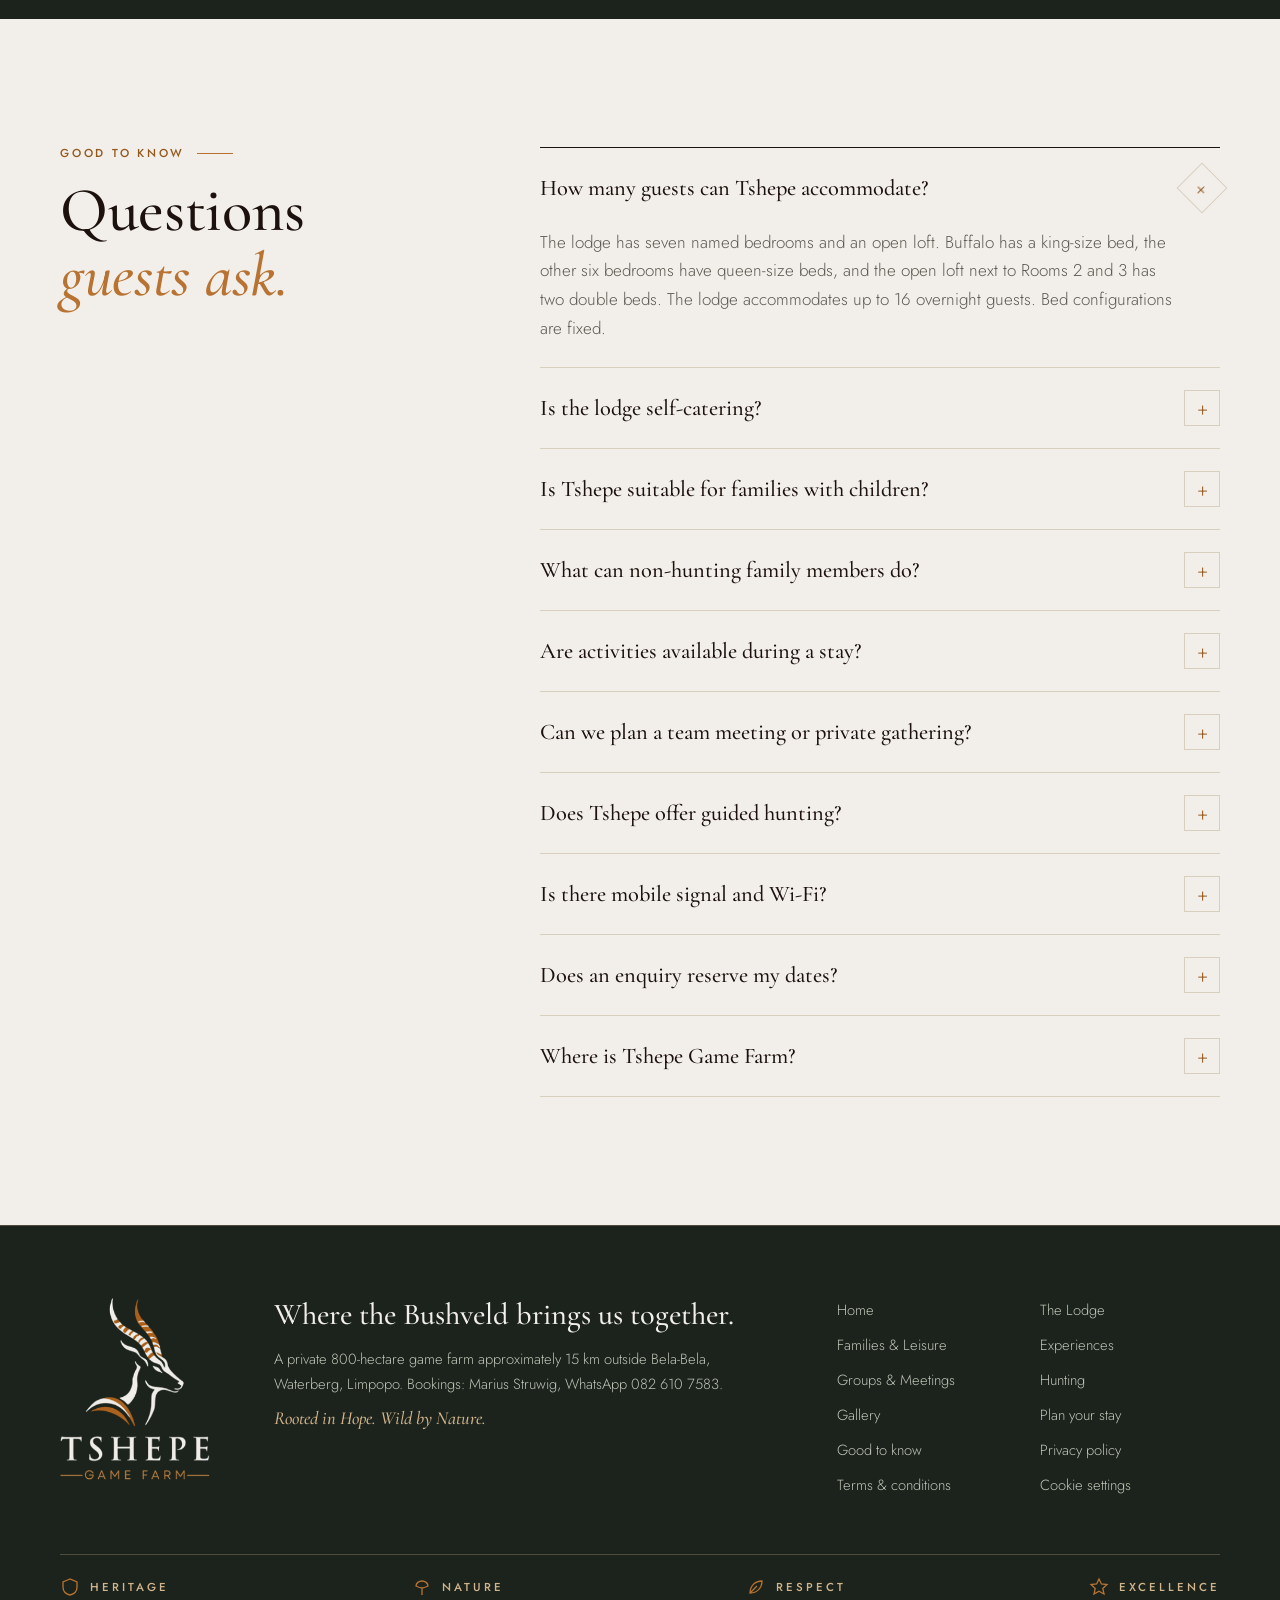
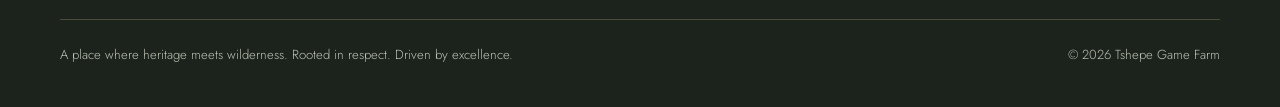
<file: plan.html>
<!doctype html>
<html lang="en">
<head>
<meta charset="utf-8">
<meta name="viewport" content="width=device-width, initial-scale=1, viewport-fit=cover">
<title>Plan Your Stay | Tshepe Game Farm Enquiries</title>
<meta name="description" content="Plan your stay at Tshepe Game Farm near Bela-Bela. Enquire about accommodation, availability and experiences for your group.">
<link rel="canonical" href="https://www.tshepegamefarm.co.za/plan.html">
<meta property="og:type" content="website">
<meta property="og:site_name" content="Tshepe Game Farm">
<meta property="og:title" content="Plan Your Stay | Tshepe Game Farm Enquiries">
<meta property="og:description" content="Plan your stay at Tshepe Game Farm near Bela-Bela. Enquire about accommodation, availability and experiences for your group.">
<meta property="og:url" content="https://www.tshepegamefarm.co.za/plan.html">
<meta property="og:image" content="https://www.tshepegamefarm.co.za/img/og/og-plan.jpg">
<meta property="og:image:width" content="1200">
<meta property="og:image:height" content="630">
<meta property="og:image:alt" content="The swimming pool at the Tshepe lodge">
<meta property="og:locale" content="en_ZA">
<meta name="twitter:card" content="summary_large_image">
<meta name="twitter:title" content="Plan Your Stay | Tshepe Game Farm Enquiries">
<meta name="twitter:description" content="Plan your stay at Tshepe Game Farm near Bela-Bela. Enquire about accommodation, availability and experiences for your group.">
<meta name="twitter:image" content="https://www.tshepegamefarm.co.za/img/og/og-plan.jpg">
<meta name="theme-color" content="#2e3b2e">
<link rel="preload" href="assets/fonts/jost-300.woff2" as="font" type="font/woff2" crossorigin>
<link rel="preload" href="assets/fonts/cormorant-garamond-500.woff2" as="font" type="font/woff2" crossorigin>
<link rel="stylesheet" href="assets/site.css">
<link rel="icon" href="favicon.ico" sizes="any">
<link rel="icon" type="image/png" sizes="32x32" href="img/favicon-32.png">
<link rel="apple-touch-icon" href="apple-touch-icon.png">
<link rel="manifest" href="site.webmanifest">
</head>
<body>
<header class="site-head" id="head">
  <div class="wrap head-row">
    <a class="brand" href="index.html"><img decoding="async" src="img/logo-horizontal.png" alt="Tshepe Game Farm, home" width="535" height="215"></a>
    <nav class="nav" aria-label="Main">
      <a href="lodge.html">The Lodge</a>
      <a href="families.html">Families</a>
      <a href="experiences.html">Experiences</a>
      <a href="groups.html">Groups</a>
      <a href="hunting.html">Hunting</a>
      <a href="gallery.html">Gallery</a>
      <a class="btn btn-copper" href="plan.html" aria-current="page">Plan your stay</a>
    </nav>
    <button class="menu-btn" id="menuBtn" aria-expanded="false" aria-controls="drawer"><i></i><span>MENU</span></button>
  </div>
  <div class="drawer" id="drawer" hidden><div class="wrap"><a href="index.html">Home</a><a href="lodge.html">The Lodge</a><a href="families.html">Families</a><a href="experiences.html">Experiences</a><a href="groups.html">Groups</a><a href="hunting.html">Hunting</a><a href="gallery.html">Gallery</a><a href="plan.html" aria-current="page">Plan your stay</a></div></div>
</header>
<main id="top">
<section class="band dark deep page-plan" aria-labelledby="planH">
  <div class="wrap plan">
    <div class="plan-side">
      <nav class="crumbs" aria-label="Breadcrumb"><a href="index.html">Home</a><span>/</span><span>Plan your stay</span></nav>
      <span class="eyebrow">Plan your stay</span>
      <h1 id="planH" style="font-size:clamp(2.6rem,5vw,4rem)">Your Tshepe experience <em class="ac">starts here.</em></h1>
      <p class="lede">Tell us when you would like to visit, how many guests will be staying and what you'd like to experience. We'll turn it into a WhatsApp message for our bookings contact, who will confirm availability and prepare a quote.</p>
      <dl class="contact">
        <div><dt>Bookings contact</dt><dd>Marius Struwig</dd></div>
        <div><dt>WhatsApp</dt><dd class="wa-num"><span>082 610 7583</span><button type="button" class="mini-btn" data-copy="082 610 7583">Copy</button></dd></div>
        <div><dt>Location</dt><dd>Approximately 15 km outside Bela-Bela, Waterberg, Limpopo. Directions are shared when your booking is confirmed.</dd></div>
      </dl>
      <ul class="know">
        <li><b>Self-catering lodge</b> with a fully equipped kitchen; cook on request</li>
        <li><b>Firewood and daily cleaning</b> are provided</li>
        <li><b>Activities and hunting</b> are arranged before arrival</li>
        <li><b>Connectivity:</b> There is no mobile phone signal across much of the farm. Wi-Fi is available for WhatsApp calls.</li>
      </ul>
    </div>
    <form class="planner" id="planner" novalidate>
        <fieldset>
          <legend><span class="step-tag">01</span>Type of stay</legend>
          <div class="opts" id="stayOpts">
            <input type="radio" name="stay" id="st1" value="Family &amp; leisure" checked><label for="st1">Family &amp; leisure</label>
            <input type="radio" name="stay" id="st2" value="Friends' getaway"><label for="st2">Friends' getaway</label>
            <input type="radio" name="stay" id="st3" value="Celebration"><label for="st3">Celebration</label>
            <input type="radio" name="stay" id="st4" value="Team retreat"><label for="st4">Team retreat or meeting</label>
            <input type="radio" name="stay" id="st5" value="Hunting"><label for="st5">Hunting</label>
            <input type="radio" name="stay" id="st6" value="Hunting with family"><label for="st6">Hunting + family</label>
          </div>
        </fieldset>

        <fieldset>
          <legend><span class="step-tag">02</span>Overnight guests</legend>
          <div class="guests">
            <div class="stepper"><button type="button" id="gMinus" aria-label="Fewer guests">−</button><output id="gOut" aria-live="polite">8</output><button type="button" id="gPlus" aria-label="More guests">+</button></div>
            <p class="guest-note" id="gNote">Up to 16 overnight guests.</p>
          </div>
          <details class="sched-peek"><summary>View the room schedule</summary><ul class="schedule compact" aria-label="Room schedule"><li class="rs"><span class="rs-n">Room 1</span><b>Buffalo</b><span class="rs-bed"><svg viewBox="0 0 24 16" aria-hidden="true"><path d="M2 14V3M22 14V8M2 10h20M2 8h20v2M5 8V6.5A1.5 1.5 0 0 1 6.5 5h3A1.5 1.5 0 0 1 11 6.5V8M13 8V6.5A1.5 1.5 0 0 1 14.5 5h3A1.5 1.5 0 0 1 19 6.5V8"/></svg>King-size bed</span><span class="rs-meta">En-suite bathroom</span></li><li class="rs"><span class="rs-n">Room 2</span><b>Springbok</b><span class="rs-bed"><svg viewBox="0 0 24 16" aria-hidden="true"><path d="M2 14V3M22 14V8M2 10h20M2 8h20v2M5 8V6.5A1.5 1.5 0 0 1 6.5 5h3A1.5 1.5 0 0 1 11 6.5V8M13 8V6.5A1.5 1.5 0 0 1 14.5 5h3A1.5 1.5 0 0 1 19 6.5V8"/></svg>Queen-size bed</span><span class="rs-meta">En-suite bathroom</span><span class="rs-tag">Upstairs</span></li><li class="rs"><span class="rs-n">Room 3</span><b>Sable</b><span class="rs-bed"><svg viewBox="0 0 24 16" aria-hidden="true"><path d="M2 14V3M22 14V8M2 10h20M2 8h20v2M5 8V6.5A1.5 1.5 0 0 1 6.5 5h3A1.5 1.5 0 0 1 11 6.5V8M13 8V6.5A1.5 1.5 0 0 1 14.5 5h3A1.5 1.5 0 0 1 19 6.5V8"/></svg>Queen-size bed</span><span class="rs-meta">Separate bathroom</span></li><li class="rs"><span class="rs-n">Room 4</span><b>Zebra</b><span class="rs-bed"><svg viewBox="0 0 24 16" aria-hidden="true"><path d="M2 14V3M22 14V8M2 10h20M2 8h20v2M5 8V6.5A1.5 1.5 0 0 1 6.5 5h3A1.5 1.5 0 0 1 11 6.5V8M13 8V6.5A1.5 1.5 0 0 1 14.5 5h3A1.5 1.5 0 0 1 19 6.5V8"/></svg>Queen-size bed</span><span class="rs-meta">En-suite, shower only</span><span class="rs-tag">Smaller room</span></li><li class="rs"><span class="rs-n">Room 5</span><b>Wildebeest</b><span class="rs-bed"><svg viewBox="0 0 24 16" aria-hidden="true"><path d="M2 14V3M22 14V8M2 10h20M2 8h20v2M5 8V6.5A1.5 1.5 0 0 1 6.5 5h3A1.5 1.5 0 0 1 11 6.5V8M13 8V6.5A1.5 1.5 0 0 1 14.5 5h3A1.5 1.5 0 0 1 19 6.5V8"/></svg>Queen-size bed</span><span class="rs-meta">En-suite bathroom</span><span class="rs-tag">Freestanding unit</span></li><li class="rs"><span class="rs-n">Room 6</span><b>Kudu</b><span class="rs-bed"><svg viewBox="0 0 24 16" aria-hidden="true"><path d="M2 14V3M22 14V8M2 10h20M2 8h20v2M5 8V6.5A1.5 1.5 0 0 1 6.5 5h3A1.5 1.5 0 0 1 11 6.5V8M13 8V6.5A1.5 1.5 0 0 1 14.5 5h3A1.5 1.5 0 0 1 19 6.5V8"/></svg>Queen-size bed</span><span class="rs-meta">En-suite bathroom</span><span class="rs-tag">Freestanding unit</span></li><li class="rs"><span class="rs-n">Room 7</span><b>Giraffe</b><span class="rs-bed"><svg viewBox="0 0 24 16" aria-hidden="true"><path d="M2 14V3M22 14V8M2 10h20M2 8h20v2M5 8V6.5A1.5 1.5 0 0 1 6.5 5h3A1.5 1.5 0 0 1 11 6.5V8M13 8V6.5A1.5 1.5 0 0 1 14.5 5h3A1.5 1.5 0 0 1 19 6.5V8"/></svg>Queen-size bed</span><span class="rs-meta">En-suite bathroom</span><span class="rs-tag">Freestanding unit</span></li><li class="rs loft"><span class="rs-n">Open loft</span><b>The Loft</b><span class="rs-bed"><svg viewBox="0 0 24 16" aria-hidden="true"><path d="M2 14V3M22 14V8M2 10h20M2 8h20v2M5 8V6.5A1.5 1.5 0 0 1 6.5 5h3A1.5 1.5 0 0 1 11 6.5V8M13 8V6.5A1.5 1.5 0 0 1 14.5 5h3A1.5 1.5 0 0 1 19 6.5V8"/></svg>Two double beds</span><span class="rs-meta">Open area next to Rooms 2 and 3</span></li></ul><p class="guest-note">Bed configurations are fixed as listed. We'll help you plan who sleeps where.</p></details>
        </fieldset>

        <fieldset>
          <legend><span class="step-tag">03</span>Dates</legend>
          <div class="opts" role="radiogroup" aria-label="Do you have dates?">
            <input type="radio" name="datemode" id="dm1" value="fixed" checked><label for="dm1">I have dates</label>
            <input type="radio" name="datemode" id="dm2" value="flexible"><label for="dm2">My dates are flexible</label>
          </div>
          <div class="fields" id="dateFields">
            <div class="f"><label for="arrive">Arrival</label><input type="date" id="arrive" aria-describedby="arriveErr"><span class="ferr" id="arriveErr"></span></div>
            <div class="f"><label for="depart">Departure</label><input type="date" id="depart" aria-describedby="departErr"><span class="ferr" id="departErr"></span></div>
          </div>
          <div class="fields" id="flexFields" hidden>
            <div class="f full"><label for="when">Preferred timing <i>(optional)</i></label><input type="text" id="when" name="when" maxlength="120" placeholder="For example: a weekend in March, or school holidays"></div>
          </div>
        </fieldset>

        <fieldset>
          <legend><span class="step-tag">04</span>Experiences of interest</legend>
          <div class="opts" id="actOpts">
            <input type="checkbox" name="act" id="a1" value="Game drives"><label for="a1">Game drives</label>
            <input type="checkbox" name="act" id="a2" value="Quad biking"><label for="a2">Quad biking</label>
            <input type="checkbox" name="act" id="a3" value="Fishing"><label for="a3">Fishing</label>
            <input type="checkbox" name="act" id="a4" value="Walks &amp; mountain biking"><label for="a4">Walks &amp; biking</label>
            <input type="checkbox" name="act" id="a5" value="Shooting range / clay pigeons"><label for="a5">Shooting</label>
            <input type="checkbox" name="act" id="a6" value="Sundowners or bush picnic"><label for="a6">Sundowners &amp; picnics</label>
            <input type="checkbox" name="act" id="a7" value="Family nature experiences"><label for="a7">Kids' nature experiences</label>
            <input type="checkbox" name="act" id="a8" value="Guided hunting"><label for="a8">Guided hunting</label>
            <input type="checkbox" name="act" id="a9" value="Cook on request"><label for="a9">Cook on request</label>
            <input type="checkbox" name="act" id="a10" value="Meeting room"><label for="a10">Meeting room</label>
          </div>
        </fieldset>

        <fieldset>
          <legend><span class="step-tag">05</span>Your details</legend>
          <div class="fields">
            <div class="f"><label for="name">Name</label><input type="text" id="name" name="name" autocomplete="name" required minlength="2" maxlength="80" aria-describedby="nameErr"><span class="ferr" id="nameErr"></span></div>
            <div class="f"><label for="phone">Contact number</label><input type="tel" id="phone" name="phone" autocomplete="tel" inputmode="tel" required maxlength="20" aria-describedby="phoneErr"><span class="ferr" id="phoneErr"></span></div>
            <div class="f full"><label for="email">Email <i>(optional)</i></label><input type="email" id="email" name="email" autocomplete="email" maxlength="120" aria-describedby="emailErr"><span class="ferr" id="emailErr"></span></div>
            <div class="f full"><label for="msg">Anything else? <i>(optional)</i></label><textarea id="msg" name="msg" maxlength="1000" aria-describedby="msgCount" placeholder="Ages of children joining activities, non-hunting guests, meat processing needs, special occasions…"></textarea><span class="fhint" id="msgCount">Up to 1,000 characters.</span></div>
          </div>
        </fieldset>

        <div class="hp" aria-hidden="true"><label for="website">Leave this field empty</label><input type="text" id="website" name="website" tabindex="-1" autocomplete="off"></div>
        <p class="enq-note">This is an enquiry, not a confirmed booking. Our bookings contact will confirm availability and prepare a quote.</p>
        <div class="form-foot">
          <button class="btn btn-copper arrow" type="submit">Prepare my WhatsApp message</button>
          <p class="status" id="status" role="status" aria-live="polite"></p>
        </div>
        <div class="result" id="result" hidden>
          <span class="lab">Your message to our bookings contact</span>
          <p class="status">Opening WhatsApp will place the details shown below into a message to our bookings contact. Review the message before sending. <a href="privacy.html">Privacy policy</a></p>
          <pre id="waText"></pre>
          <div class="hero-actions">
            <a class="btn btn-copper" id="waLink" href="https://wa.me/27826107583" target="_blank" rel="noopener">Open in WhatsApp</a>
            <button class="btn btn-line" type="button" id="copyMsg">Copy message</button>
          </div>
          <p class="status">If WhatsApp doesn't open, copy the message and send it to <span class="nowrap">082 610 7583</span>.</p>
        </div>
      </form>
  </div>
</section>
<section class="band light" id="faq" aria-labelledby="faqH">
  <div class="wrap faq-grid">
    <div style="display:flex;flex-direction:column;gap:18px"><span class="eyebrow">Good to know</span><h2 id="faqH">Questions <em class="ac">guests ask.</em></h2></div>
    <div class="faq">
        <details open><summary>How many guests can Tshepe accommodate?</summary><p>The lodge has seven named bedrooms and an open loft. Buffalo has a king-size bed, the other six bedrooms have queen-size beds, and the open loft next to Rooms 2 and 3 has two double beds. The lodge accommodates up to 16 overnight guests. Bed configurations are fixed.</p></details>
        <details><summary>Is the lodge self-catering?</summary><p>Yes. Guests have access to a fully equipped communal self-catering kitchen and generous dining and gathering spaces. A cook can be arranged on request.</p></details>
        <details><summary>Is Tshepe suitable for families with children?</summary><p>Yes. Families with children are welcome. The lodge has shared living spaces and a swimming pool, and suitable nature and outdoor activities can be arranged in advance. Participation is subject to age, supervision and safety requirements.</p></details>
        <details><summary>What can non-hunting family members do?</summary><p>Guests who are not hunting can enjoy the lodge, pool, boma and clubhouse, and ask about suitable game drives, fishing, nature activities, bush picnics and sundowners by prior arrangement.</p></details>
        <details><summary>Are activities available during a stay?</summary><p>Guests can enquire about game drives, wildlife viewing, quad biking, walks, mountain biking, fishing, shooting activities, sundowners and bush picnics. All organised activities require advance arrangement.</p></details>
        <details><summary>Can we plan a team meeting or private gathering?</summary><p>Yes. Tshepe welcomes small team retreats, strategy sessions, family gatherings and private celebrations. Contact us to discuss meeting arrangements and overnight accommodation.</p></details>
        <details><summary>Does Tshepe offer guided hunting?</summary><p>Yes. Hunting guided by a Professional Hunter (PH) is available by prior enquiry. Ask about current species availability, rates, permits and equipment requirements.</p></details>
        <details><summary>Is there mobile signal and Wi-Fi?</summary><p>There is no mobile phone signal across much of the farm. Wi-Fi is available for WhatsApp calls.</p></details>
        <details><summary>Does an enquiry reserve my dates?</summary><p>No. This is an enquiry, not a confirmed booking. Our bookings contact will confirm availability and prepare a quote. Booking conditions will be published here once approved.</p></details>
        <details><summary>Where is Tshepe Game Farm?</summary><p>Approximately 15 km outside Bela-Bela in the Waterberg, Limpopo. Detailed directions are shared when your booking is confirmed.</p></details>
      </div>
  </div>
</section>
</main>
<footer>
  <div class="wrap">
    <div class="foot">
      <img class="logo" src="img/logo-dark.png" alt="Tshepe Game Farm" width="251" height="304" loading="lazy">
      <div>
        <p class="foot-h">Where the Bushveld brings us together.</p>
        <p>A private 800-hectare game farm approximately 15 km outside Bela-Bela, Waterberg, Limpopo. Bookings: Marius Struwig, WhatsApp <span class="nowrap">082 610 7583</span>.</p>
        <p class="brandline">Rooted in Hope. Wild by Nature.</p>
      </div>
      <nav aria-label="Footer"><a href="index.html">Home</a><a href="lodge.html">The Lodge</a><a href="families.html">Families &amp; Leisure</a><a href="experiences.html">Experiences</a><a href="groups.html">Groups &amp; Meetings</a><a href="hunting.html">Hunting</a><a href="gallery.html">Gallery</a><a href="plan.html">Plan your stay</a><a href="plan.html#faq">Good to know</a><a href="privacy.html">Privacy policy</a><a href="terms.html">Terms &amp; conditions</a><button type="button" class="linklike" data-cookie-settings>Cookie settings</button></nav>
    </div>
    <div class="values">
      <span><svg viewBox="0 0 20 20" aria-hidden="true"><path d="M10 2 3 5v5c0 4 3 7 7 8 4-1 7-4 7-8V5z"/></svg>Heritage</span>
      <span><svg viewBox="0 0 20 20" aria-hidden="true"><path d="M10 18v-7M4 9c0-3 3-5 6-5s6 2 6 5c-2 1-4 2-6 2S6 10 4 9z"/></svg>Nature</span>
      <span><svg viewBox="0 0 20 20" aria-hidden="true"><path d="M4 16c0-7 5-12 12-12 0 7-5 12-12 12zM4 16l7-7"/></svg>Respect</span>
      <span><svg viewBox="0 0 20 20" aria-hidden="true"><path d="m10 2 2.4 5 5.6.6-4.2 3.8 1.2 5.6L10 14.2 5 17l1.2-5.6L2 7.6 7.6 7z"/></svg>Excellence</span>
    </div>
    <div class="legal"><span>A place where heritage meets wilderness. Rooted in respect. Driven by excellence.</span><span>© 2026 Tshepe Game Farm</span></div>
  </div>
</footer>
<nav class="mbar" id="mbar" aria-label="Quick actions">
  <a class="btn btn-line" href="https://wa.me/27826107583" target="_blank" rel="noopener" style="color:var(--cream)">WhatsApp</a>
  <a class="btn btn-copper" href="plan.html">Plan your stay</a>
</nav>

<div class="cookie" id="cookie" role="region" aria-labelledby="cookieH" hidden>
  <div class="cookie-text">
    <p id="cookieH"><b>Your privacy at Tshepe</b></p>
    <p>We use essential browser storage to make this site work. With your permission, we'll also remember the activities you add to your enquiry on this device. We don't use advertising or tracking cookies. <a href="privacy.html#cookies">Read our privacy policy</a></p>
  </div>
  <div class="cookie-actions">
    <button type="button" class="btn btn-line" data-consent="essential">Essential only</button>
    <button type="button" class="btn btn-line" data-consent="all">Accept</button>
  </div>
</div>
<script src="assets/site.js" defer></script>
</body>
</html>
</file>
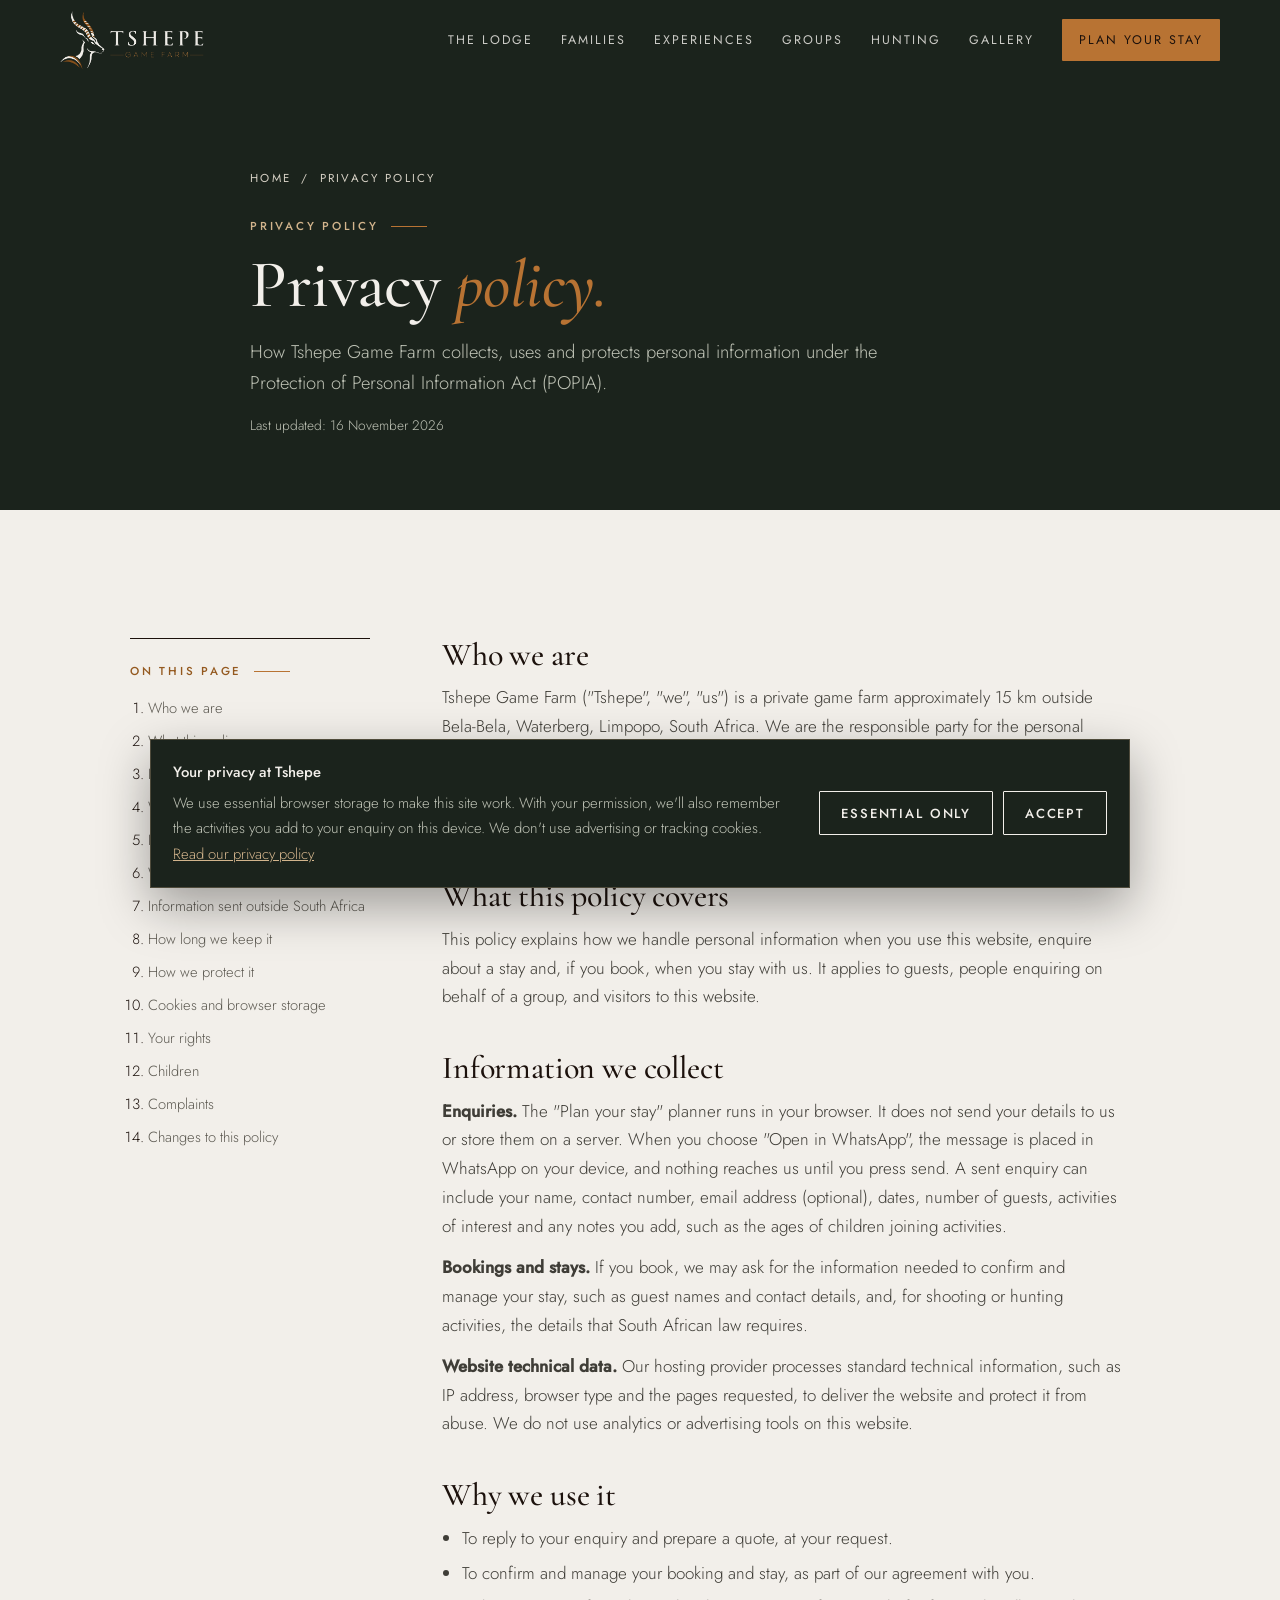
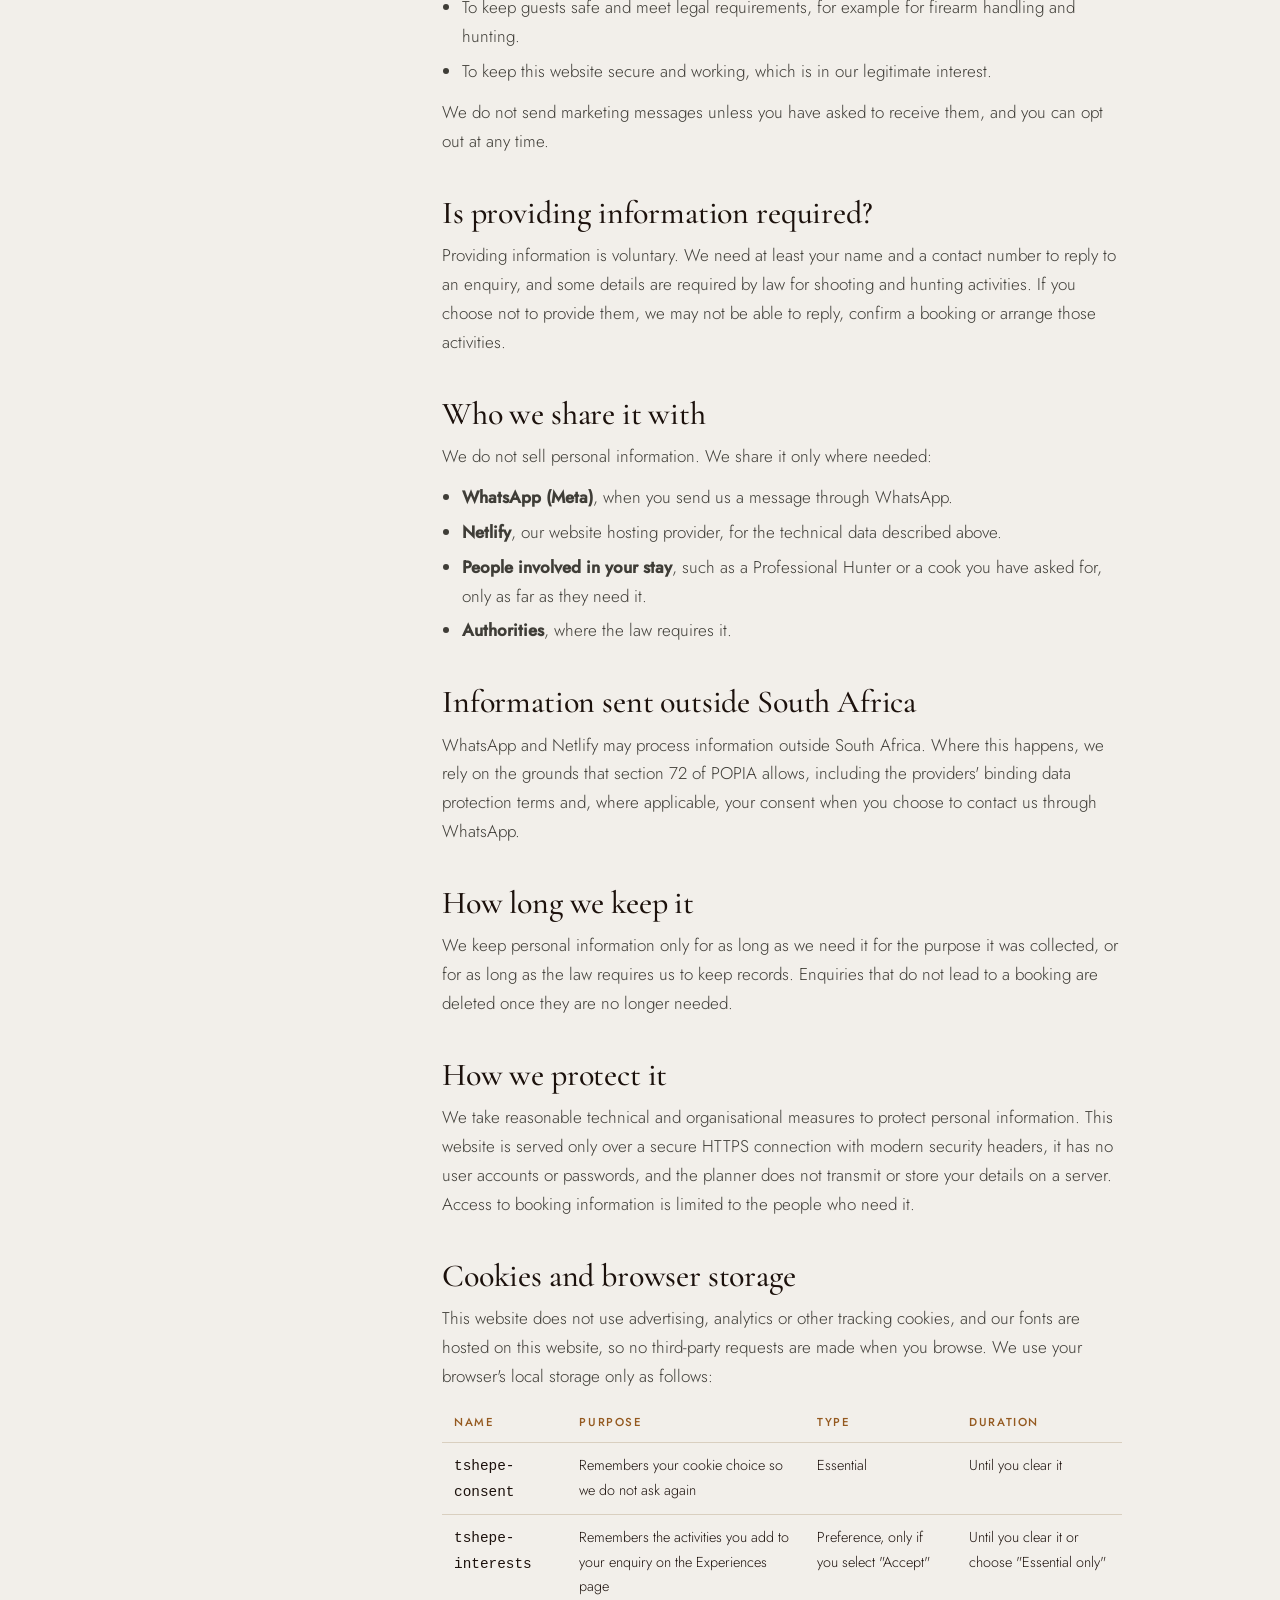
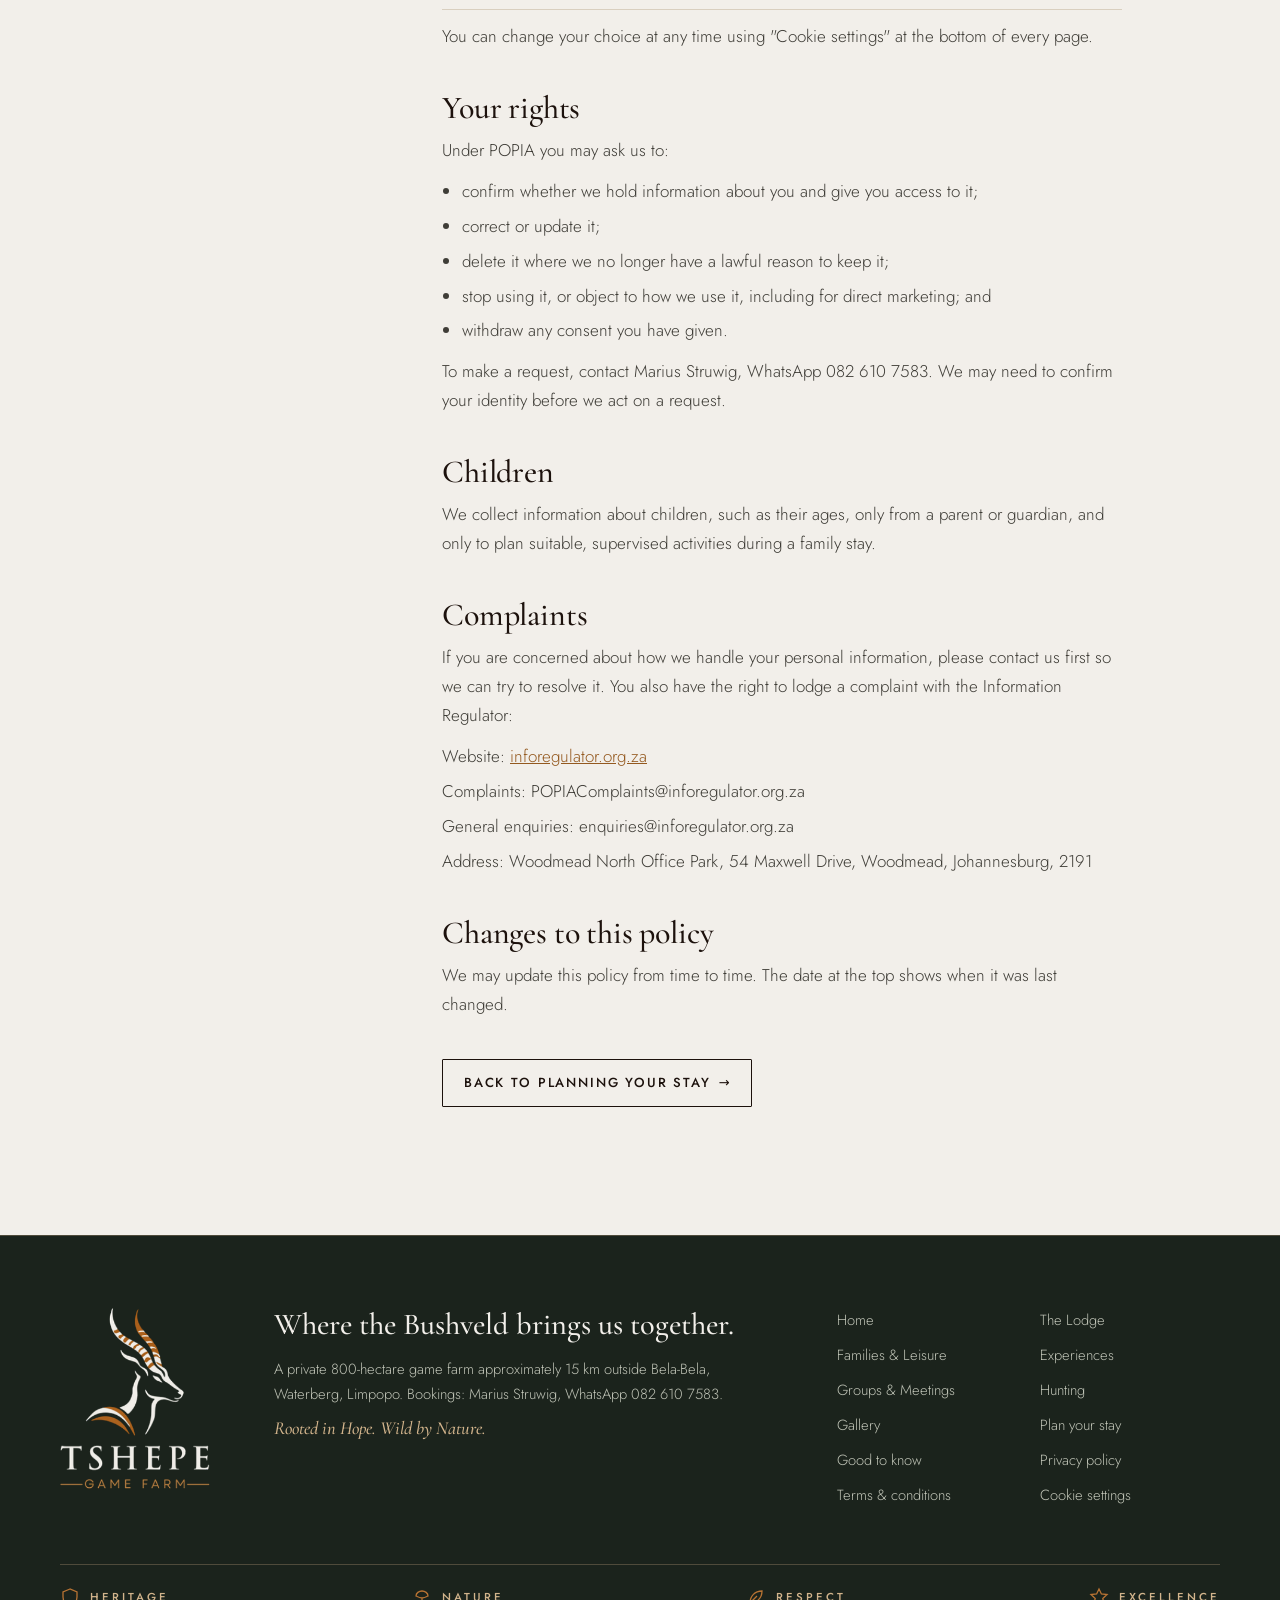
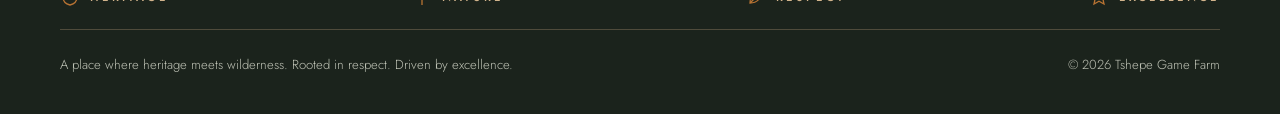
<file: privacy.html>
<!doctype html>
<html lang="en">
<head>
<meta charset="utf-8">
<meta name="viewport" content="width=device-width, initial-scale=1, viewport-fit=cover">
<title>Privacy Policy | Tshepe Game Farm</title>
<meta name="description" content="How Tshepe Game Farm near Bela-Bela collects, uses and protects your personal information under POPIA, including cookies and your rights.">
<link rel="canonical" href="https://www.tshepegamefarm.co.za/privacy.html">
<meta property="og:type" content="website">
<meta property="og:site_name" content="Tshepe Game Farm">
<meta property="og:title" content="Privacy Policy | Tshepe Game Farm">
<meta property="og:description" content="How Tshepe Game Farm near Bela-Bela collects, uses and protects your personal information under POPIA, including cookies and your rights.">
<meta property="og:url" content="https://www.tshepegamefarm.co.za/privacy.html">
<meta property="og:image" content="https://www.tshepegamefarm.co.za/img/og/og-legal.jpg">
<meta property="og:image:width" content="1200">
<meta property="og:image:height" content="630">
<meta property="og:image:alt" content="Timber gazebo overlooking a dam at Tshepe Game Farm">
<meta property="og:locale" content="en_ZA">
<meta name="twitter:card" content="summary_large_image">
<meta name="twitter:title" content="Privacy Policy | Tshepe Game Farm">
<meta name="twitter:description" content="How Tshepe Game Farm near Bela-Bela collects, uses and protects your personal information under POPIA, including cookies and your rights.">
<meta name="twitter:image" content="https://www.tshepegamefarm.co.za/img/og/og-legal.jpg">
<meta name="theme-color" content="#2e3b2e">
<link rel="preload" href="assets/fonts/jost-300.woff2" as="font" type="font/woff2" crossorigin>
<link rel="preload" href="assets/fonts/cormorant-garamond-500.woff2" as="font" type="font/woff2" crossorigin>
<link rel="stylesheet" href="assets/site.css">
<link rel="icon" href="favicon.ico" sizes="any">
<link rel="icon" type="image/png" sizes="32x32" href="img/favicon-32.png">
<link rel="apple-touch-icon" href="apple-touch-icon.png">
<link rel="manifest" href="site.webmanifest">
</head>
<body>
<header class="site-head" id="head">
  <div class="wrap head-row">
    <a class="brand" href="index.html"><img decoding="async" src="img/logo-horizontal.png" alt="Tshepe Game Farm, home" width="535" height="215"></a>
    <nav class="nav" aria-label="Main">
      <a href="lodge.html">The Lodge</a>
      <a href="families.html">Families</a>
      <a href="experiences.html">Experiences</a>
      <a href="groups.html">Groups</a>
      <a href="hunting.html">Hunting</a>
      <a href="gallery.html">Gallery</a>
      <a class="btn btn-copper" href="plan.html">Plan your stay</a>
    </nav>
    <button class="menu-btn" id="menuBtn" aria-expanded="false" aria-controls="drawer"><i></i><span>MENU</span></button>
  </div>
  <div class="drawer" id="drawer" hidden><div class="wrap"><a href="index.html">Home</a><a href="lodge.html">The Lodge</a><a href="families.html">Families</a><a href="experiences.html">Experiences</a><a href="groups.html">Groups</a><a href="hunting.html">Hunting</a><a href="gallery.html">Gallery</a><a href="plan.html">Plan your stay</a></div></div>
</header>
<main id="top">
<section class="band dark deep page-legal" aria-labelledby="legalH">
  <div class="wrap legal-head">
    <nav class="crumbs" aria-label="Breadcrumb"><a href="index.html">Home</a><span>/</span><span>Privacy policy</span></nav>
    <span class="eyebrow">Privacy policy</span>
    <h1 id="legalH">Privacy <em class="ac">policy.</em></h1>
    <p class="lede">How Tshepe Game Farm collects, uses and protects personal information under the Protection of Personal Information Act (POPIA).</p>
    <p class="legal-date">Last updated: 16 November 2026</p>
  </div>
</section>
<section class="band light legal-body" aria-label="Privacy policy details">
  <div class="wrap legal-grid">
    <nav class="legal-toc" aria-label="On this page"><p class="eyebrow">On this page</p><ol><li><a href="#who">Who we are</a></li><li><a href="#scope">What this policy covers</a></li><li><a href="#collect">Information we collect</a></li><li><a href="#use">Why we use it</a></li><li><a href="#voluntary">Is providing information required?</a></li><li><a href="#share">Who we share it with</a></li><li><a href="#transfer">Information sent outside South Africa</a></li><li><a href="#keep">How long we keep it</a></li><li><a href="#security">How we protect it</a></li><li><a href="#cookies">Cookies and browser storage</a></li><li><a href="#rights">Your rights</a></li><li><a href="#children">Children</a></li><li><a href="#complaints">Complaints</a></li><li><a href="#changes">Changes to this policy</a></li></ol></nav>
    <div class="legal-content"><section id="who" class="legal-sec" aria-labelledby="whoH"><h2 id="whoH">Who we are</h2><p>Tshepe Game Farm ("Tshepe", "we", "us") is a private game farm approximately 15 km outside Bela-Bela, Waterberg, Limpopo, South Africa. We are the responsible party for the personal information described in this policy, as defined in the Protection of Personal Information Act 4 of 2013 (POPIA).</p><p>For any privacy question or request, contact Marius Struwig, WhatsApp <span class="nowrap">082 610 7583</span>.</p></section><section id="scope" class="legal-sec" aria-labelledby="scopeH"><h2 id="scopeH">What this policy covers</h2><p>This policy explains how we handle personal information when you use this website, enquire about a stay and, if you book, when you stay with us. It applies to guests, people enquiring on behalf of a group, and visitors to this website.</p></section><section id="collect" class="legal-sec" aria-labelledby="collectH"><h2 id="collectH">Information we collect</h2><p><b>Enquiries.</b> The "Plan your stay" planner runs in your browser. It does not send your details to us or store them on a server. When you choose "Open in WhatsApp", the message is placed in WhatsApp on your device, and nothing reaches us until you press send. A sent enquiry can include your name, contact number, email address (optional), dates, number of guests, activities of interest and any notes you add, such as the ages of children joining activities.</p><p><b>Bookings and stays.</b> If you book, we may ask for the information needed to confirm and manage your stay, such as guest names and contact details, and, for shooting or hunting activities, the details that South African law requires.</p><p><b>Website technical data.</b> Our hosting provider processes standard technical information, such as IP address, browser type and the pages requested, to deliver the website and protect it from abuse. We do not use analytics or advertising tools on this website.</p></section><section id="use" class="legal-sec" aria-labelledby="useH"><h2 id="useH">Why we use it</h2><ul><li>To reply to your enquiry and prepare a quote, at your request.</li><li>To confirm and manage your booking and stay, as part of our agreement with you.</li><li>To keep guests safe and meet legal requirements, for example for firearm handling and hunting.</li><li>To keep this website secure and working, which is in our legitimate interest.</li></ul><p>We do not send marketing messages unless you have asked to receive them, and you can opt out at any time.</p></section><section id="voluntary" class="legal-sec" aria-labelledby="voluntaryH"><h2 id="voluntaryH">Is providing information required?</h2><p>Providing information is voluntary. We need at least your name and a contact number to reply to an enquiry, and some details are required by law for shooting and hunting activities. If you choose not to provide them, we may not be able to reply, confirm a booking or arrange those activities.</p></section><section id="share" class="legal-sec" aria-labelledby="shareH"><h2 id="shareH">Who we share it with</h2><p>We do not sell personal information. We share it only where needed:</p><ul><li><b>WhatsApp (Meta)</b>, when you send us a message through WhatsApp.</li><li><b>Netlify</b>, our website hosting provider, for the technical data described above.</li><li><b>People involved in your stay</b>, such as a Professional Hunter or a cook you have asked for, only as far as they need it.</li><li><b>Authorities</b>, where the law requires it.</li></ul></section><section id="transfer" class="legal-sec" aria-labelledby="transferH"><h2 id="transferH">Information sent outside South Africa</h2><p>WhatsApp and Netlify may process information outside South Africa. Where this happens, we rely on the grounds that section 72 of POPIA allows, including the providers' binding data protection terms and, where applicable, your consent when you choose to contact us through WhatsApp.</p></section><section id="keep" class="legal-sec" aria-labelledby="keepH"><h2 id="keepH">How long we keep it</h2><p>We keep personal information only for as long as we need it for the purpose it was collected, or for as long as the law requires us to keep records. Enquiries that do not lead to a booking are deleted once they are no longer needed.</p></section><section id="security" class="legal-sec" aria-labelledby="securityH"><h2 id="securityH">How we protect it</h2><p>We take reasonable technical and organisational measures to protect personal information. This website is served only over a secure HTTPS connection with modern security headers, it has no user accounts or passwords, and the planner does not transmit or store your details on a server. Access to booking information is limited to the people who need it.</p></section><section id="cookies" class="legal-sec" aria-labelledby="cookiesH"><h2 id="cookiesH">Cookies and browser storage</h2><p>This website does not use advertising, analytics or other tracking cookies, and our fonts are hosted on this website, so no third-party requests are made when you browse. We use your browser's local storage only as follows:</p><div class="table-scroll" tabindex="0" role="region" aria-label="Browser storage used by this site"><table class="legal-table"><thead><tr><th scope="col">Name</th><th scope="col">Purpose</th><th scope="col">Type</th><th scope="col">Duration</th></tr></thead><tbody><tr><td><code>tshepe-consent</code></td><td>Remembers your cookie choice so we do not ask again</td><td>Essential</td><td>Until you clear it</td></tr><tr><td><code>tshepe-interests</code></td><td>Remembers the activities you add to your enquiry on the Experiences page</td><td>Preference, only if you select "Accept"</td><td>Until you clear it or choose "Essential only"</td></tr></tbody></table></div><p>You can change your choice at any time using "Cookie settings" at the bottom of every page.</p></section><section id="rights" class="legal-sec" aria-labelledby="rightsH"><h2 id="rightsH">Your rights</h2><p>Under POPIA you may ask us to:</p><ul><li>confirm whether we hold information about you and give you access to it;</li><li>correct or update it;</li><li>delete it where we no longer have a lawful reason to keep it;</li><li>stop using it, or object to how we use it, including for direct marketing; and</li><li>withdraw any consent you have given.</li></ul><p>To make a request, contact Marius Struwig, WhatsApp <span class="nowrap">082 610 7583</span>. We may need to confirm your identity before we act on a request.</p></section><section id="children" class="legal-sec" aria-labelledby="childrenH"><h2 id="childrenH">Children</h2><p>We collect information about children, such as their ages, only from a parent or guardian, and only to plan suitable, supervised activities during a family stay.</p></section><section id="complaints" class="legal-sec" aria-labelledby="complaintsH"><h2 id="complaintsH">Complaints</h2><p>If you are concerned about how we handle your personal information, please contact us first so we can try to resolve it. You also have the right to lodge a complaint with the Information Regulator:</p><ul class="plain"><li>Website: <a href="https://inforegulator.org.za/" rel="noopener">inforegulator.org.za</a></li><li>Complaints: <span class="break">POPIAComplaints@inforegulator.org.za</span></li><li>General enquiries: <span class="break">enquiries@inforegulator.org.za</span></li><li>Address: Woodmead North Office Park, 54 Maxwell Drive, Woodmead, Johannesburg, 2191</li></ul></section><section id="changes" class="legal-sec" aria-labelledby="changesH"><h2 id="changesH">Changes to this policy</h2><p>We may update this policy from time to time. The date at the top shows when it was last changed.</p></section>
      <p class="legal-back"><a class="btn btn-line arrow" href="plan.html">Back to planning your stay</a></p>
    </div>
  </div>
</section>
</main>
<footer>
  <div class="wrap">
    <div class="foot">
      <img class="logo" src="img/logo-dark.png" alt="Tshepe Game Farm" width="251" height="304" loading="lazy">
      <div>
        <p class="foot-h">Where the Bushveld brings us together.</p>
        <p>A private 800-hectare game farm approximately 15 km outside Bela-Bela, Waterberg, Limpopo. Bookings: Marius Struwig, WhatsApp <span class="nowrap">082 610 7583</span>.</p>
        <p class="brandline">Rooted in Hope. Wild by Nature.</p>
      </div>
      <nav aria-label="Footer"><a href="index.html">Home</a><a href="lodge.html">The Lodge</a><a href="families.html">Families &amp; Leisure</a><a href="experiences.html">Experiences</a><a href="groups.html">Groups &amp; Meetings</a><a href="hunting.html">Hunting</a><a href="gallery.html">Gallery</a><a href="plan.html">Plan your stay</a><a href="plan.html#faq">Good to know</a><a href="privacy.html">Privacy policy</a><a href="terms.html">Terms &amp; conditions</a><button type="button" class="linklike" data-cookie-settings>Cookie settings</button></nav>
    </div>
    <div class="values">
      <span><svg viewBox="0 0 20 20" aria-hidden="true"><path d="M10 2 3 5v5c0 4 3 7 7 8 4-1 7-4 7-8V5z"/></svg>Heritage</span>
      <span><svg viewBox="0 0 20 20" aria-hidden="true"><path d="M10 18v-7M4 9c0-3 3-5 6-5s6 2 6 5c-2 1-4 2-6 2S6 10 4 9z"/></svg>Nature</span>
      <span><svg viewBox="0 0 20 20" aria-hidden="true"><path d="M4 16c0-7 5-12 12-12 0 7-5 12-12 12zM4 16l7-7"/></svg>Respect</span>
      <span><svg viewBox="0 0 20 20" aria-hidden="true"><path d="m10 2 2.4 5 5.6.6-4.2 3.8 1.2 5.6L10 14.2 5 17l1.2-5.6L2 7.6 7.6 7z"/></svg>Excellence</span>
    </div>
    <div class="legal"><span>A place where heritage meets wilderness. Rooted in respect. Driven by excellence.</span><span>© 2026 Tshepe Game Farm</span></div>
  </div>
</footer>
<nav class="mbar" id="mbar" aria-label="Quick actions">
  <a class="btn btn-line" href="https://wa.me/27826107583" target="_blank" rel="noopener" style="color:var(--cream)">WhatsApp</a>
  <a class="btn btn-copper" href="plan.html">Plan your stay</a>
</nav>

<div class="cookie" id="cookie" role="region" aria-labelledby="cookieH" hidden>
  <div class="cookie-text">
    <p id="cookieH"><b>Your privacy at Tshepe</b></p>
    <p>We use essential browser storage to make this site work. With your permission, we'll also remember the activities you add to your enquiry on this device. We don't use advertising or tracking cookies. <a href="privacy.html#cookies">Read our privacy policy</a></p>
  </div>
  <div class="cookie-actions">
    <button type="button" class="btn btn-line" data-consent="essential">Essential only</button>
    <button type="button" class="btn btn-line" data-consent="all">Accept</button>
  </div>
</div>
<script src="assets/site.js" defer></script>
</body>
</html>
</file>
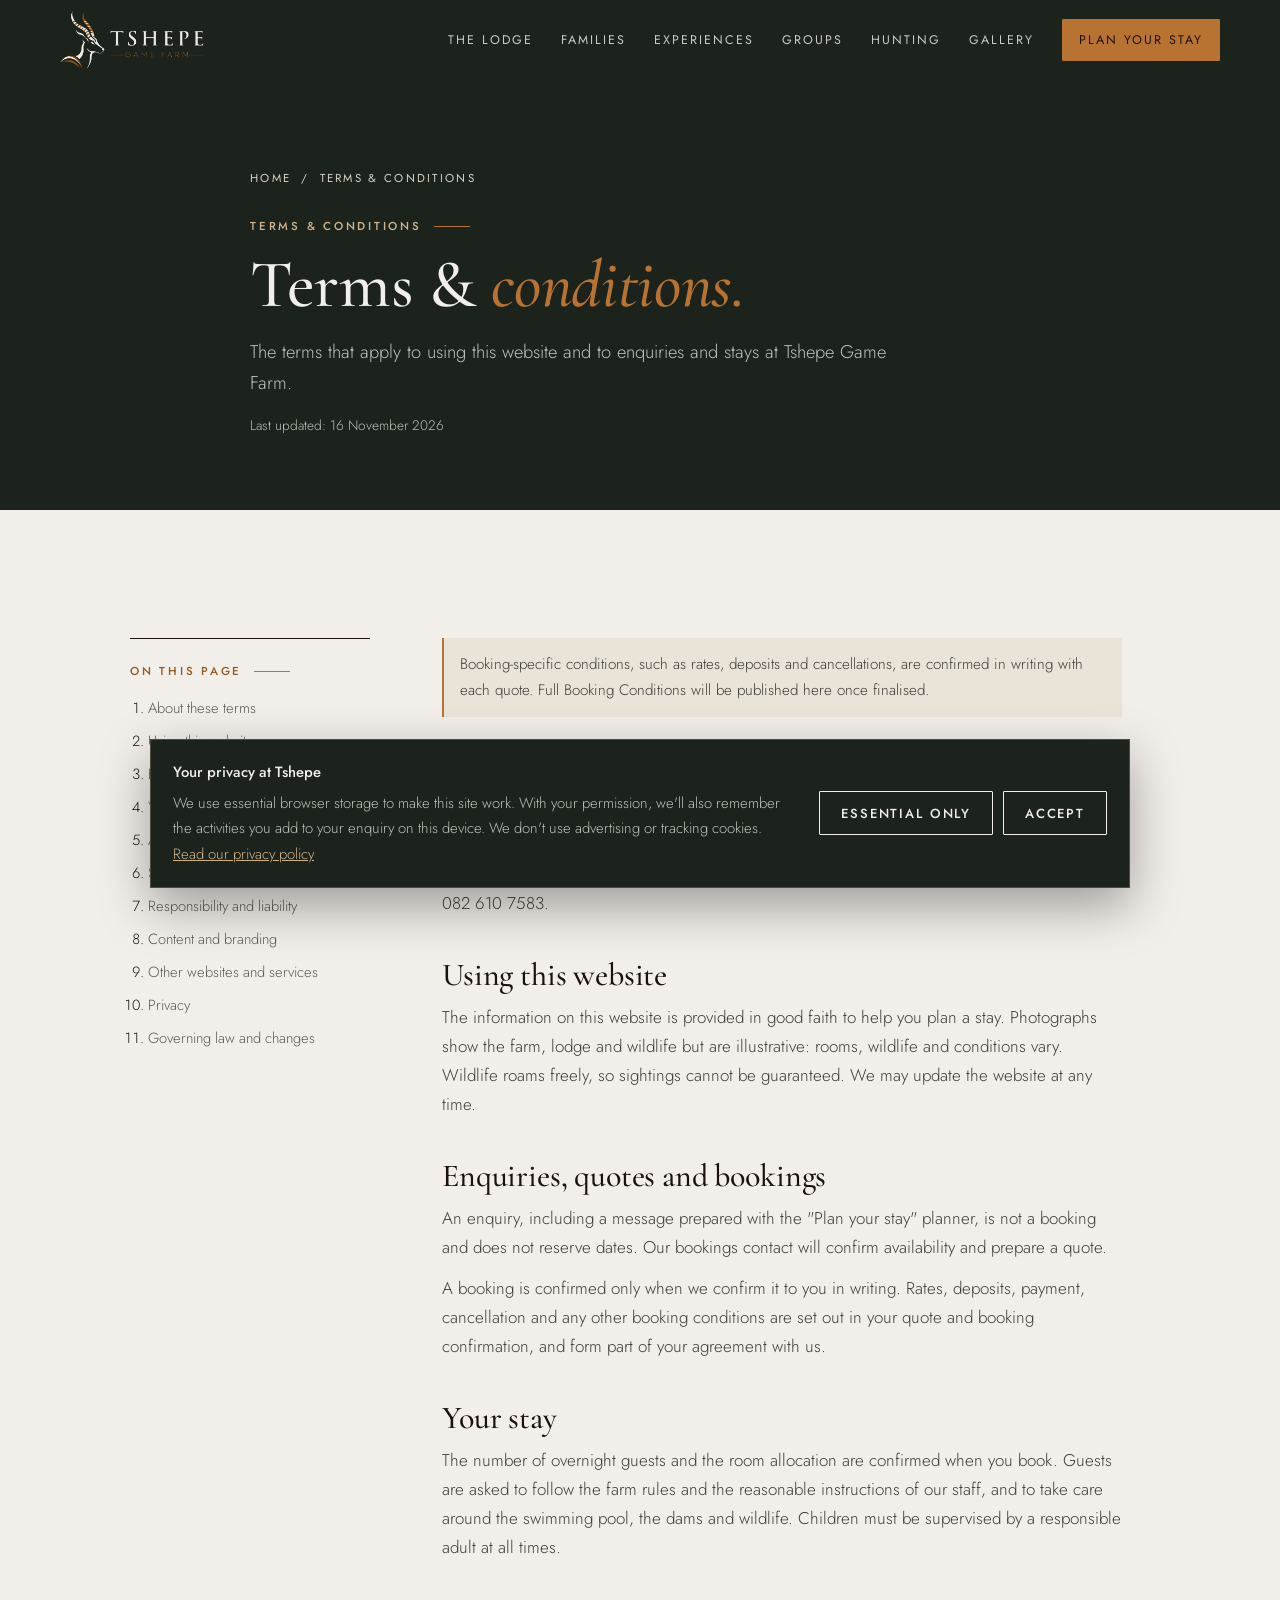
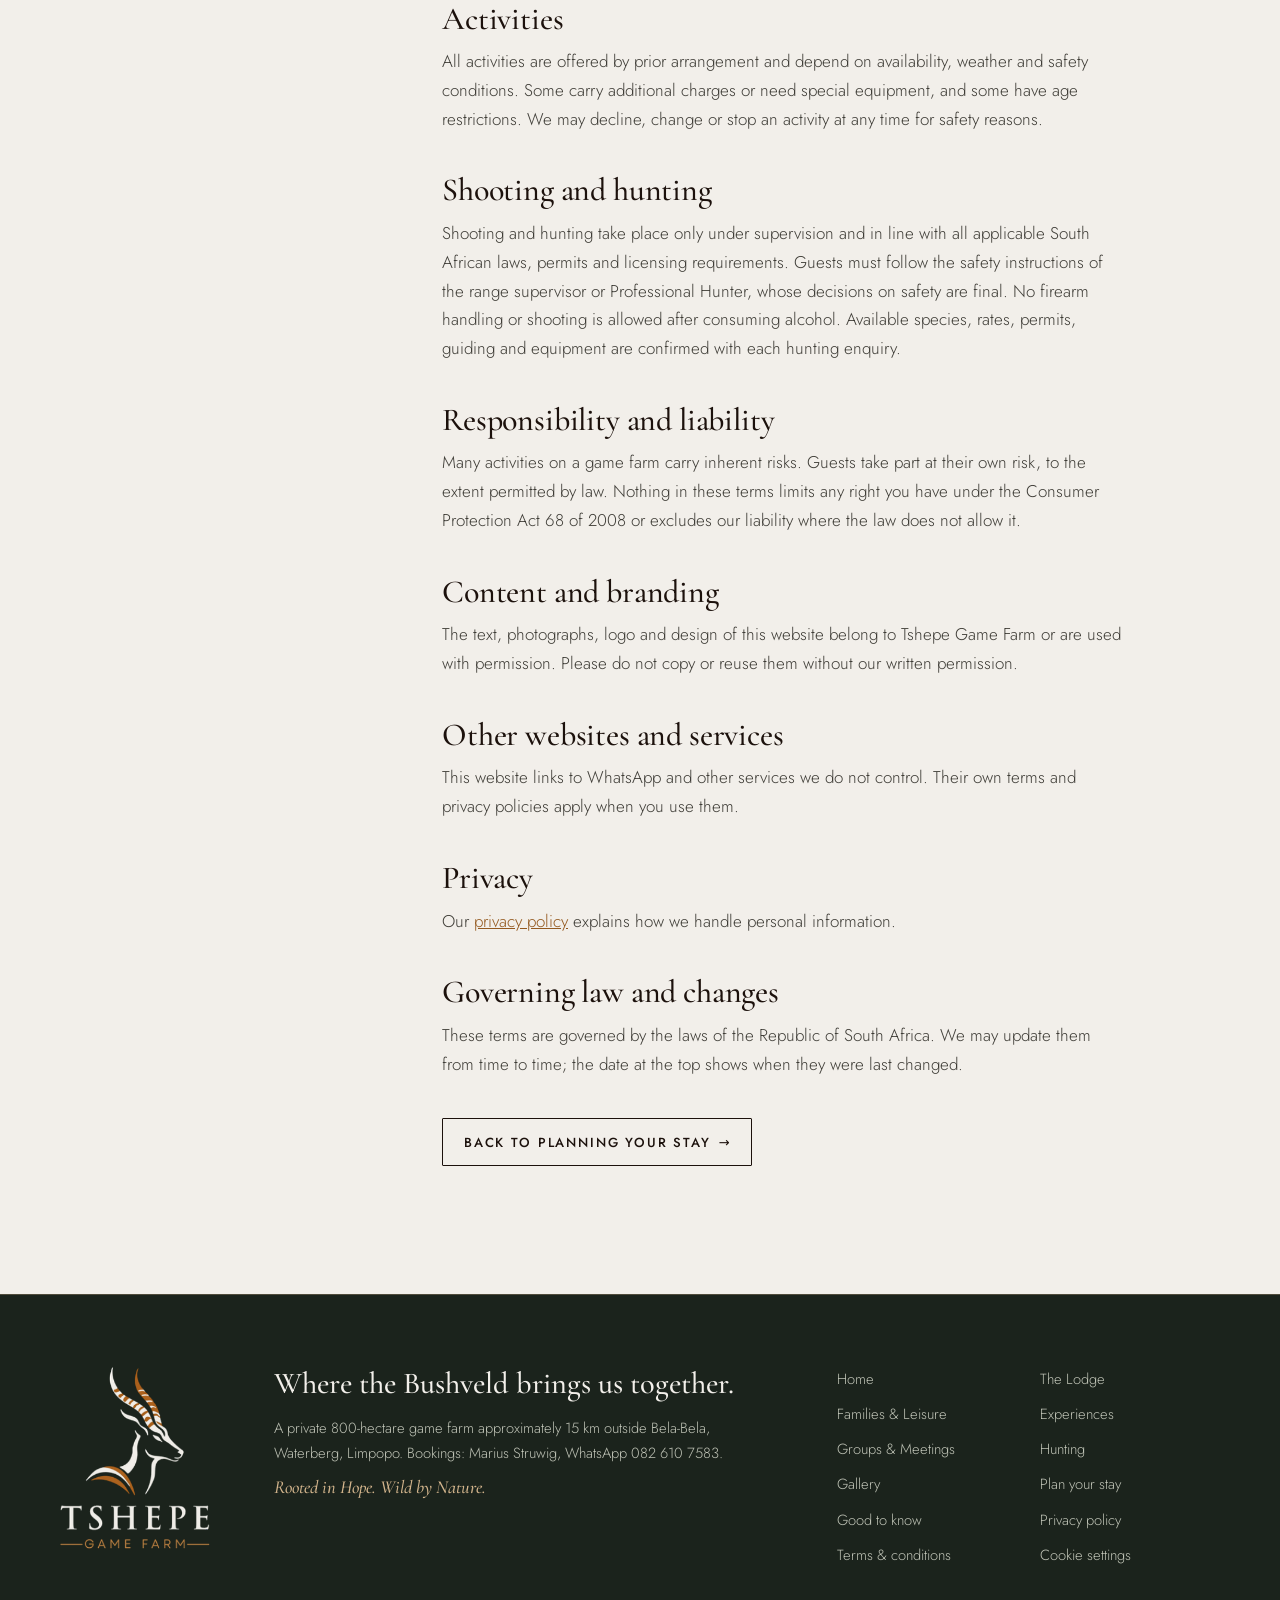
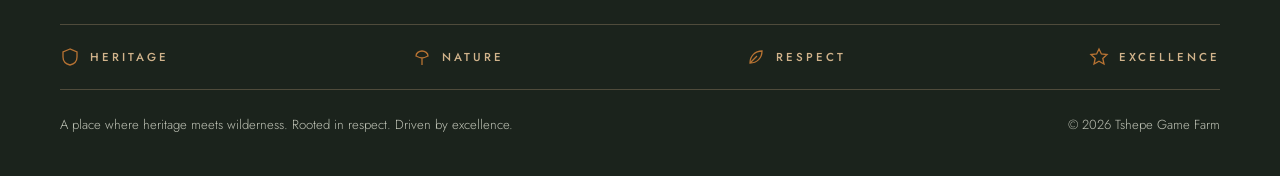
<file: terms.html>
<!doctype html>
<html lang="en">
<head>
<meta charset="utf-8">
<meta name="viewport" content="width=device-width, initial-scale=1, viewport-fit=cover">
<title>Terms and Conditions | Tshepe Game Farm</title>
<meta name="description" content="Terms for using the Tshepe Game Farm website and for enquiries, bookings, activities, shooting and hunting at the farm near Bela-Bela.">
<link rel="canonical" href="https://www.tshepegamefarm.co.za/terms.html">
<meta property="og:type" content="website">
<meta property="og:site_name" content="Tshepe Game Farm">
<meta property="og:title" content="Terms and Conditions | Tshepe Game Farm">
<meta property="og:description" content="Terms for using the Tshepe Game Farm website and for enquiries, bookings, activities, shooting and hunting at the farm near Bela-Bela.">
<meta property="og:url" content="https://www.tshepegamefarm.co.za/terms.html">
<meta property="og:image" content="https://www.tshepegamefarm.co.za/img/og/og-legal.jpg">
<meta property="og:image:width" content="1200">
<meta property="og:image:height" content="630">
<meta property="og:image:alt" content="Timber gazebo overlooking a dam at Tshepe Game Farm">
<meta property="og:locale" content="en_ZA">
<meta name="twitter:card" content="summary_large_image">
<meta name="twitter:title" content="Terms and Conditions | Tshepe Game Farm">
<meta name="twitter:description" content="Terms for using the Tshepe Game Farm website and for enquiries, bookings, activities, shooting and hunting at the farm near Bela-Bela.">
<meta name="twitter:image" content="https://www.tshepegamefarm.co.za/img/og/og-legal.jpg">
<meta name="theme-color" content="#2e3b2e">
<link rel="preload" href="assets/fonts/jost-300.woff2" as="font" type="font/woff2" crossorigin>
<link rel="preload" href="assets/fonts/cormorant-garamond-500.woff2" as="font" type="font/woff2" crossorigin>
<link rel="stylesheet" href="assets/site.css">
<link rel="icon" href="favicon.ico" sizes="any">
<link rel="icon" type="image/png" sizes="32x32" href="img/favicon-32.png">
<link rel="apple-touch-icon" href="apple-touch-icon.png">
<link rel="manifest" href="site.webmanifest">
</head>
<body>
<header class="site-head" id="head">
  <div class="wrap head-row">
    <a class="brand" href="index.html"><img decoding="async" src="img/logo-horizontal.png" alt="Tshepe Game Farm, home" width="535" height="215"></a>
    <nav class="nav" aria-label="Main">
      <a href="lodge.html">The Lodge</a>
      <a href="families.html">Families</a>
      <a href="experiences.html">Experiences</a>
      <a href="groups.html">Groups</a>
      <a href="hunting.html">Hunting</a>
      <a href="gallery.html">Gallery</a>
      <a class="btn btn-copper" href="plan.html">Plan your stay</a>
    </nav>
    <button class="menu-btn" id="menuBtn" aria-expanded="false" aria-controls="drawer"><i></i><span>MENU</span></button>
  </div>
  <div class="drawer" id="drawer" hidden><div class="wrap"><a href="index.html">Home</a><a href="lodge.html">The Lodge</a><a href="families.html">Families</a><a href="experiences.html">Experiences</a><a href="groups.html">Groups</a><a href="hunting.html">Hunting</a><a href="gallery.html">Gallery</a><a href="plan.html">Plan your stay</a></div></div>
</header>
<main id="top">
<section class="band dark deep page-legal" aria-labelledby="legalH">
  <div class="wrap legal-head">
    <nav class="crumbs" aria-label="Breadcrumb"><a href="index.html">Home</a><span>/</span><span>Terms &amp; conditions</span></nav>
    <span class="eyebrow">Terms &amp; conditions</span>
    <h1 id="legalH">Terms &amp; <em class="ac">conditions.</em></h1>
    <p class="lede">The terms that apply to using this website and to enquiries and stays at Tshepe Game Farm.</p>
    <p class="legal-date">Last updated: 16 November 2026</p>
  </div>
</section>
<section class="band light legal-body" aria-label="Terms &amp; conditions details">
  <div class="wrap legal-grid">
    <nav class="legal-toc" aria-label="On this page"><p class="eyebrow">On this page</p><ol><li><a href="#about">About these terms</a></li><li><a href="#website">Using this website</a></li><li><a href="#enquiries">Enquiries, quotes and bookings</a></li><li><a href="#stay">Your stay</a></li><li><a href="#activities">Activities</a></li><li><a href="#firearms">Shooting and hunting</a></li><li><a href="#liability">Responsibility and liability</a></li><li><a href="#ip">Content and branding</a></li><li><a href="#links">Other websites and services</a></li><li><a href="#privacy">Privacy</a></li><li><a href="#law">Governing law and changes</a></li></ol></nav>
    <div class="legal-content"><p class="legal-note">Booking-specific conditions, such as rates, deposits and cancellations, are confirmed in writing with each quote. Full Booking Conditions will be published here once finalised.</p><section id="about" class="legal-sec" aria-labelledby="aboutH"><h2 id="aboutH">About these terms</h2><p>These terms apply to your use of this website and to enquiries and stays at Tshepe Game Farm ("Tshepe", "we", "us"), approximately 15 km outside Bela-Bela, Waterberg, Limpopo. By using this website or making an enquiry, you agree to them. Contact: Marius Struwig, WhatsApp <span class="nowrap">082 610 7583</span>.</p></section><section id="website" class="legal-sec" aria-labelledby="websiteH"><h2 id="websiteH">Using this website</h2><p>The information on this website is provided in good faith to help you plan a stay. Photographs show the farm, lodge and wildlife but are illustrative: rooms, wildlife and conditions vary. Wildlife roams freely, so sightings cannot be guaranteed. We may update the website at any time.</p></section><section id="enquiries" class="legal-sec" aria-labelledby="enquiriesH"><h2 id="enquiriesH">Enquiries, quotes and bookings</h2><p>An enquiry, including a message prepared with the "Plan your stay" planner, is not a booking and does not reserve dates. Our bookings contact will confirm availability and prepare a quote.</p><p>A booking is confirmed only when we confirm it to you in writing. Rates, deposits, payment, cancellation and any other booking conditions are set out in your quote and booking confirmation, and form part of your agreement with us.</p></section><section id="stay" class="legal-sec" aria-labelledby="stayH"><h2 id="stayH">Your stay</h2><p>The number of overnight guests and the room allocation are confirmed when you book. Guests are asked to follow the farm rules and the reasonable instructions of our staff, and to take care around the swimming pool, the dams and wildlife. Children must be supervised by a responsible adult at all times.</p></section><section id="activities" class="legal-sec" aria-labelledby="activitiesH"><h2 id="activitiesH">Activities</h2><p>All activities are offered by prior arrangement and depend on availability, weather and safety conditions. Some carry additional charges or need special equipment, and some have age restrictions. We may decline, change or stop an activity at any time for safety reasons.</p></section><section id="firearms" class="legal-sec" aria-labelledby="firearmsH"><h2 id="firearmsH">Shooting and hunting</h2><p>Shooting and hunting take place only under supervision and in line with all applicable South African laws, permits and licensing requirements. Guests must follow the safety instructions of the range supervisor or Professional Hunter, whose decisions on safety are final. No firearm handling or shooting is allowed after consuming alcohol. Available species, rates, permits, guiding and equipment are confirmed with each hunting enquiry.</p></section><section id="liability" class="legal-sec" aria-labelledby="liabilityH"><h2 id="liabilityH">Responsibility and liability</h2><p>Many activities on a game farm carry inherent risks. Guests take part at their own risk, to the extent permitted by law. Nothing in these terms limits any right you have under the Consumer Protection Act 68 of 2008 or excludes our liability where the law does not allow it.</p></section><section id="ip" class="legal-sec" aria-labelledby="ipH"><h2 id="ipH">Content and branding</h2><p>The text, photographs, logo and design of this website belong to Tshepe Game Farm or are used with permission. Please do not copy or reuse them without our written permission.</p></section><section id="links" class="legal-sec" aria-labelledby="linksH"><h2 id="linksH">Other websites and services</h2><p>This website links to WhatsApp and other services we do not control. Their own terms and privacy policies apply when you use them.</p></section><section id="privacy" class="legal-sec" aria-labelledby="privacyH"><h2 id="privacyH">Privacy</h2><p>Our <a href="privacy.html">privacy policy</a> explains how we handle personal information.</p></section><section id="law" class="legal-sec" aria-labelledby="lawH"><h2 id="lawH">Governing law and changes</h2><p>These terms are governed by the laws of the Republic of South Africa. We may update them from time to time; the date at the top shows when they were last changed.</p></section>
      <p class="legal-back"><a class="btn btn-line arrow" href="plan.html">Back to planning your stay</a></p>
    </div>
  </div>
</section>
</main>
<footer>
  <div class="wrap">
    <div class="foot">
      <img class="logo" src="img/logo-dark.png" alt="Tshepe Game Farm" width="251" height="304" loading="lazy">
      <div>
        <p class="foot-h">Where the Bushveld brings us together.</p>
        <p>A private 800-hectare game farm approximately 15 km outside Bela-Bela, Waterberg, Limpopo. Bookings: Marius Struwig, WhatsApp <span class="nowrap">082 610 7583</span>.</p>
        <p class="brandline">Rooted in Hope. Wild by Nature.</p>
      </div>
      <nav aria-label="Footer"><a href="index.html">Home</a><a href="lodge.html">The Lodge</a><a href="families.html">Families &amp; Leisure</a><a href="experiences.html">Experiences</a><a href="groups.html">Groups &amp; Meetings</a><a href="hunting.html">Hunting</a><a href="gallery.html">Gallery</a><a href="plan.html">Plan your stay</a><a href="plan.html#faq">Good to know</a><a href="privacy.html">Privacy policy</a><a href="terms.html">Terms &amp; conditions</a><button type="button" class="linklike" data-cookie-settings>Cookie settings</button></nav>
    </div>
    <div class="values">
      <span><svg viewBox="0 0 20 20" aria-hidden="true"><path d="M10 2 3 5v5c0 4 3 7 7 8 4-1 7-4 7-8V5z"/></svg>Heritage</span>
      <span><svg viewBox="0 0 20 20" aria-hidden="true"><path d="M10 18v-7M4 9c0-3 3-5 6-5s6 2 6 5c-2 1-4 2-6 2S6 10 4 9z"/></svg>Nature</span>
      <span><svg viewBox="0 0 20 20" aria-hidden="true"><path d="M4 16c0-7 5-12 12-12 0 7-5 12-12 12zM4 16l7-7"/></svg>Respect</span>
      <span><svg viewBox="0 0 20 20" aria-hidden="true"><path d="m10 2 2.4 5 5.6.6-4.2 3.8 1.2 5.6L10 14.2 5 17l1.2-5.6L2 7.6 7.6 7z"/></svg>Excellence</span>
    </div>
    <div class="legal"><span>A place where heritage meets wilderness. Rooted in respect. Driven by excellence.</span><span>© 2026 Tshepe Game Farm</span></div>
  </div>
</footer>
<nav class="mbar" id="mbar" aria-label="Quick actions">
  <a class="btn btn-line" href="https://wa.me/27826107583" target="_blank" rel="noopener" style="color:var(--cream)">WhatsApp</a>
  <a class="btn btn-copper" href="plan.html">Plan your stay</a>
</nav>

<div class="cookie" id="cookie" role="region" aria-labelledby="cookieH" hidden>
  <div class="cookie-text">
    <p id="cookieH"><b>Your privacy at Tshepe</b></p>
    <p>We use essential browser storage to make this site work. With your permission, we'll also remember the activities you add to your enquiry on this device. We don't use advertising or tracking cookies. <a href="privacy.html#cookies">Read our privacy policy</a></p>
  </div>
  <div class="cookie-actions">
    <button type="button" class="btn btn-line" data-consent="essential">Essential only</button>
    <button type="button" class="btn btn-line" data-consent="all">Accept</button>
  </div>
</div>
<script src="assets/site.js" defer></script>
</body>
</html>
</file>
<file: assets/site.css>
/* Self-hosted fonts (SIL Open Font License, see fonts/OFL-*.txt) */
@font-face{font-family:'Jost';font-style:normal;font-weight:300;font-display:swap;src:url(fonts/jost-300.woff2) format('woff2');unicode-range:U+0000-00FF,U+0131,U+0152-0153,U+02BB-02BC,U+02C6,U+02DA,U+02DC,U+0304,U+0308,U+0329,U+2000-206F,U+20AC,U+2122,U+2191,U+2193,U+2212,U+2215,U+FEFF,U+FFFD}
@font-face{font-family:'Jost';font-style:normal;font-weight:400;font-display:swap;src:url(fonts/jost-400.woff2) format('woff2');unicode-range:U+0000-00FF,U+0131,U+0152-0153,U+02BB-02BC,U+02C6,U+02DA,U+02DC,U+0304,U+0308,U+0329,U+2000-206F,U+20AC,U+2122,U+2191,U+2193,U+2212,U+2215,U+FEFF,U+FFFD}
@font-face{font-family:'Jost';font-style:normal;font-weight:500;font-display:swap;src:url(fonts/jost-500.woff2) format('woff2');unicode-range:U+0000-00FF,U+0131,U+0152-0153,U+02BB-02BC,U+02C6,U+02DA,U+02DC,U+0304,U+0308,U+0329,U+2000-206F,U+20AC,U+2122,U+2191,U+2193,U+2212,U+2215,U+FEFF,U+FFFD}
@font-face{font-family:'Cormorant Garamond';font-style:normal;font-weight:500;font-display:swap;src:url(fonts/cormorant-garamond-500.woff2) format('woff2');unicode-range:U+0000-00FF,U+0131,U+0152-0153,U+02BB-02BC,U+02C6,U+02DA,U+02DC,U+0304,U+0308,U+0329,U+2000-206F,U+20AC,U+2122,U+2191,U+2193,U+2212,U+2215,U+FEFF,U+FFFD}
@font-face{font-family:'Cormorant Garamond';font-style:normal;font-weight:600;font-display:swap;src:url(fonts/cormorant-garamond-600.woff2) format('woff2');unicode-range:U+0000-00FF,U+0131,U+0152-0153,U+02BB-02BC,U+02C6,U+02DA,U+02DC,U+0304,U+0308,U+0329,U+2000-206F,U+20AC,U+2122,U+2191,U+2193,U+2212,U+2215,U+FEFF,U+FFFD}
@font-face{font-family:'Cormorant Garamond';font-style:italic;font-weight:500;font-display:swap;src:url(fonts/cormorant-garamond-500-italic.woff2) format('woff2');unicode-range:U+0000-00FF,U+0131,U+0152-0153,U+02BB-02BC,U+02C6,U+02DA,U+02DC,U+0304,U+0308,U+0329,U+2000-206F,U+20AC,U+2122,U+2191,U+2193,U+2212,U+2215,U+FEFF,U+FFFD}
@font-face{font-family:'Cormorant Garamond';font-style:italic;font-weight:600;font-display:swap;src:url(fonts/cormorant-garamond-600-italic.woff2) format('woff2');unicode-range:U+0000-00FF,U+0131,U+0152-0153,U+02BB-02BC,U+02C6,U+02DA,U+02DC,U+0304,U+0308,U+0329,U+2000-206F,U+20AC,U+2122,U+2191,U+2193,U+2212,U+2215,U+FEFF,U+FFFD}

/* Layout: follows the Tshepe CI and brochures. Dark bushveld-green bands alternate with natural cream panels, thin copper rules, Trajan-style wordmark,
   classical serif headlines with a copper italic accent word, light geometric body. Real farm photography carries every section. */
:root{
  --charcoal:#1a1a1a; --green:#2e3b2e; --green-deep:#232d24; --green-ink:#1b231c; --copper:#b87333; --copper-ink:#94591f;
  --tan:#d2b48c; --cream:#f2efea; --cream-2:#e9e3d8; --brown:#1c110c;
  --on-dark:#f2efea; --on-dark-muted:#bfc3b6; --on-light:#1c110c; --on-light-muted:#5d5a52;
  --rule-dark:rgba(210,180,140,.28); --rule-light:#d9cfbf;
  --f-brand:"Cinzel","Trajan Pro",Georgia,serif;
  --f-head:"Cormorant Garamond","Cormorant",Garamond,Georgia,serif;
  --f-body:"Jost","Garet","Futura","Century Gothic",system-ui,sans-serif;
  --wrap:1240px; --ease:cubic-bezier(.2,.7,.2,1);
  color-scheme:dark;
}
*{box-sizing:border-box}
[hidden]{display:none!important}
html{scroll-behavior:smooth;scroll-padding-top:84px}
body{background:var(--green-ink);color:var(--on-dark);font:300 1.0625rem/1.7 var(--f-body);-webkit-font-smoothing:antialiased}
body::before{content:"";position:fixed;inset:0 0 auto;height:env(safe-area-inset-top,0px);z-index:80;background:var(--green-ink)}
img{display:block;max-width:100%;height:auto}
.wrap{max-width:var(--wrap);margin:0 auto;padding-left:max(18px,env(safe-area-inset-left,0px));padding-right:max(18px,env(safe-area-inset-right,0px))}
@media (min-width:760px){.wrap{padding-left:max(40px,env(safe-area-inset-left,0px));padding-right:max(40px,env(safe-area-inset-right,0px))}}
h1,h2,h3,h4{font-family:var(--f-head);font-weight:500;line-height:1.04;margin:0;text-wrap:balance;letter-spacing:-.005em}
h2{font-size:clamp(2.3rem,5vw,3.9rem)}
h3{font-size:clamp(1.5rem,2.2vw,1.9rem);line-height:1.1}
em.ac{font-style:italic;color:var(--accent,var(--copper))}
p{margin:0}
a{color:inherit}
:focus-visible{outline:2px solid var(--copper);outline-offset:3px}
@media (prefers-reduced-motion:reduce){html{scroll-behavior:auto}*,*::before,*::after{animation:none!important;transition:none!important}}

/* bands */
.dark{background:var(--green);color:var(--on-dark);--muted:var(--on-dark-muted);--rule:var(--rule-dark);--accent:var(--copper);--label:var(--tan);color-scheme:dark}
.deep{background:var(--green-ink)}
.light{background:var(--cream);color:var(--on-light);--muted:var(--on-light-muted);--rule:var(--rule-light);--accent:var(--copper);--label:var(--copper-ink);color-scheme:light}
.band{padding-block:clamp(72px,10vw,128px)}
.pattern{background-image:url("data:image/svg+xml,%3Csvg xmlns='http://www.w3.org/2000/svg' width='64' height='72' viewBox='0 0 64 72'%3E%3Cg fill='none' stroke='%23b87333' stroke-opacity='.16' stroke-width='1'%3E%3Cpath d='M16 6c5 6 5 14 0 20c-5-6-5-14 0-20z'/%3E%3Cpath d='M48 42c5 6 5 14 0 20c-5-6-5-14 0-20z'/%3E%3C/g%3E%3C/svg%3E")}

.eyebrow{display:inline-flex;align-items:center;gap:12px;font:500 .72rem/1.2 var(--f-body);letter-spacing:.24em;text-transform:uppercase;color:var(--label)}
.eyebrow::after{content:"";width:36px;height:1px;background:var(--accent)}
.lede{font-size:1.15rem;color:var(--muted);max-width:58ch}
.muted{color:var(--muted)}
.tagline{font:400 .76rem/1.6 var(--f-body);letter-spacing:.28em;text-transform:uppercase;color:var(--label)}
.btn{display:inline-flex;align-items:center;justify-content:center;gap:.6em;min-height:48px;padding:.85em 1.6em;font:500 .82rem/1 var(--f-body);letter-spacing:.14em;text-transform:uppercase;text-decoration:none;border:1px solid transparent;border-radius:1px;cursor:pointer;transition:background .25s,color .25s,border-color .25s,transform .25s var(--ease)}
.btn svg{width:16px;height:16px}
.btn-copper{background:var(--copper);color:var(--brown)}
.btn-copper:hover{background:#c8834a}
.btn-green{background:var(--green);color:var(--cream)}
.btn-green:hover{background:var(--green-deep)}
.btn-line{border-color:currentColor;color:inherit;background:transparent}
.btn-line:hover{background:rgba(242,239,234,.1)}
.light .btn-line:hover{background:rgba(28,17,12,.06)}
.arrow::after{content:"→";font-family:var(--f-body);letter-spacing:0;transition:transform .25s var(--ease)}
.arrow:hover::after{transform:translateX(4px)}
.note{display:flex;gap:14px;align-items:flex-start;padding:16px 18px;border-top:1px solid var(--rule);border-bottom:1px solid var(--rule);font-size:.92rem;color:var(--muted)}
.note b{flex:none;font:500 .7rem/1.9 var(--f-body);letter-spacing:.18em;text-transform:uppercase;color:var(--label)}
@media (max-width:560px){.note{flex-direction:column;gap:2px}}
.sec-head{display:grid;grid-template-columns:minmax(0,1.1fr) minmax(0,1fr);gap:22px 72px;align-items:end;margin-bottom:56px}
.sec-head > div{display:flex;flex-direction:column;gap:18px}
@media (max-width:860px){.sec-head{grid-template-columns:1fr;margin-bottom:40px}}
.ph{position:relative;overflow:hidden;background:var(--green-deep);margin:0}
.ph img{width:100%;height:100%;object-fit:cover;transition:transform 1.2s var(--ease)}
.ph:hover img{transform:scale(1.035)}
.ph figcaption{position:absolute;left:0;right:0;bottom:0;padding:36px 14px 12px;background:linear-gradient(transparent,rgba(20,26,20,.82));color:var(--cream);font:400 .74rem/1.4 var(--f-body);letter-spacing:.08em}

/* header */
.site-head{position:fixed;top:env(safe-area-inset-top,0px);left:0;right:0;z-index:70;transition:background .35s,border-color .35s,backdrop-filter .35s;border-bottom:1px solid transparent}
.site-head.solid{background:rgba(27,35,28,.94);backdrop-filter:blur(12px);border-bottom-color:var(--rule-dark)}
.head-row{display:flex;align-items:center;justify-content:space-between;gap:20px;min-height:80px}
.brand{display:flex;align-items:center;gap:14px;text-decoration:none;color:var(--cream)}
.brand img{height:50px;width:auto}
.brand span{display:flex;flex-direction:column;line-height:1}
.brand b{font:500 1.42rem/1 var(--f-brand);letter-spacing:.16em}
.brand small{display:flex;align-items:center;gap:6px;font:400 .58rem/1 var(--f-body);letter-spacing:.32em;text-transform:uppercase;color:var(--copper);margin-top:7px}
.brand small::before,.brand small::after{content:"";width:10px;height:1px;background:var(--copper)}
.nav{display:flex;align-items:center;gap:28px}
.nav a{font:400 .78rem var(--f-body);letter-spacing:.16em;text-transform:uppercase;text-decoration:none;color:rgba(242,239,234,.82);position:relative;padding-block:6px}
.nav a:not(.btn)::after{content:"";position:absolute;left:0;right:100%;bottom:0;height:1px;background:var(--copper);transition:right .3s var(--ease)}
.nav a:not(.btn):hover{color:var(--cream)}
.nav a:not(.btn):hover::after,.nav a.on::after{right:0}
.nav .btn{min-height:42px;padding:.7em 1.3em;color:var(--brown)}
.menu-btn{display:none;align-items:center;gap:10px;background:none;border:1px solid rgba(242,239,234,.4);color:var(--cream);min-height:42px;padding:0 14px;font:500 .72rem var(--f-body);letter-spacing:.2em;cursor:pointer}
.menu-btn i{display:block;width:18px;height:1px;background:currentColor;box-shadow:0 5px 0 currentColor,0 -5px 0 currentColor}
.drawer{background:var(--green-ink);border-top:1px solid var(--rule-dark);padding-block:8px 24px}
.drawer a{display:flex;justify-content:space-between;padding:15px 0;border-bottom:1px solid var(--rule-dark);text-decoration:none;font:500 1.5rem var(--f-head)}
.drawer a::after{content:"→";font:300 1rem var(--f-body);color:var(--copper)}
@media (max-width:1100px){.nav{display:none}.menu-btn{display:inline-flex}.site-head{background:rgba(27,35,28,.94)}}

/* hero */
.hero{position:relative;min-height:max(600px,min(100svh,980px));display:flex;align-items:flex-end;overflow:hidden;background:var(--green-ink);color:var(--cream)}
.slides{position:absolute;inset:0}
.slide{position:absolute;inset:0;opacity:0;transition:opacity 1.6s ease}
.slide.on{opacity:1}
.slide img{width:100%;height:100%;object-fit:cover;transform:scale(1.08);transition:transform 9s linear}
.slide.on img{transform:scale(1)}
.hero::after{content:"";position:absolute;inset:0;background:linear-gradient(180deg,rgba(20,27,21,.55) 0%,rgba(20,27,21,0) 26%,rgba(20,27,21,.1) 50%,rgba(20,27,21,.82) 82%,rgba(20,27,21,.95) 100%);pointer-events:none}
.hero .wrap{position:relative;z-index:2;width:100%;padding-block:150px 40px}
.hero-grid{display:grid;grid-template-columns:minmax(0,1.5fr) minmax(0,1fr);gap:32px 64px;align-items:end}
.hero .emblem{width:84px;margin-bottom:22px}
.hero h1{font-size:clamp(3rem,7.6vw,6.4rem);line-height:.98;max-width:12ch}
.hero h1 em{font-style:italic;color:#d7914f}
.hero .tagline{margin-top:26px;color:#e7d6bc}
.hero-side{display:flex;flex-direction:column;gap:22px;padding-bottom:6px}
.hero-side p{font-size:1.1rem;color:#e6e2da;max-width:40ch}
.hero-actions{display:flex;flex-wrap:wrap;gap:12px}
.hero-foot{position:relative;z-index:2;display:flex;flex-wrap:wrap;justify-content:space-between;align-items:center;gap:16px;margin-top:56px;padding-top:20px;border-top:1px solid rgba(242,239,234,.22);font:400 .72rem/1.4 var(--f-body);letter-spacing:.2em;text-transform:uppercase;color:#d8d2c6}
.dots{display:flex;gap:14px;align-items:center}
.dots button{display:flex;align-items:center;gap:10px;background:none;border:0;color:inherit;font:inherit;letter-spacing:inherit;cursor:pointer;padding:6px 0;opacity:.6}
.dots button::before{content:"";width:22px;height:1px;background:currentColor;transition:width .4s var(--ease),background .4s}
.dots button[aria-current="true"]{opacity:1}
.dots button[aria-current="true"]::before{width:44px;background:var(--copper)}
.dots .lbl{display:none}
.dots button[aria-current="true"] .lbl{display:inline}
@media (max-width:900px){.hero-grid{grid-template-columns:1fr}.hero .wrap{padding-top:120px}}
@media (max-width:560px){.dots .lbl{display:none!important}.hero .emblem{width:54px;margin-bottom:16px}.hero::after{background:linear-gradient(180deg,rgba(20,27,21,.55) 0%,rgba(20,27,21,.45) 30%,rgba(20,27,21,.85) 60%,rgba(20,27,21,.96) 100%)}}

/* intro */
.intro{display:grid;grid-template-columns:minmax(0,1fr) minmax(0,1fr);gap:56px 88px;align-items:center}
.intro-copy{display:flex;flex-direction:column;gap:22px}
.intro-copy p{color:var(--muted)}
.intro-copy p.big{font:500 clamp(1.4rem,2.2vw,1.75rem)/1.35 var(--f-head);color:var(--on-light)}
.intro-media{display:grid;grid-template-columns:1.2fr 1fr;grid-template-rows:auto auto;gap:12px}
.intro-media .ph:first-child{grid-row:span 2;aspect-ratio:3/4}
.intro-media .ph:not(:first-child){aspect-ratio:4/3}
.icons{display:grid;grid-template-columns:repeat(4,minmax(0,1fr));margin-top:72px;border-top:1px solid var(--rule);border-bottom:1px solid var(--rule)}
.icons div{display:flex;flex-direction:column;align-items:center;text-align:center;gap:12px;padding:30px 14px}
.icons div+div{border-left:1px solid var(--rule)}
.icons svg{width:38px;height:38px;fill:none;stroke:var(--copper);stroke-width:1.3;stroke-linecap:round;stroke-linejoin:round}
.icons strong{font:500 .74rem/1.5 var(--f-body);letter-spacing:.16em;text-transform:uppercase}
@media (max-width:900px){.intro{grid-template-columns:1fr}.icons{grid-template-columns:1fr 1fr}.icons div:nth-child(3){border-left:0}.icons div:nth-child(n+3){border-top:1px solid var(--rule)}}

/* audience switcher */
.aud-tabs{display:flex;flex-wrap:wrap;gap:0;border-bottom:1px solid var(--rule);margin-bottom:44px}
.aud-tabs button{background:none;border:0;color:var(--muted);font:500 .8rem var(--f-body);letter-spacing:.16em;text-transform:uppercase;padding:16px 22px 18px;cursor:pointer;position:relative}
.aud-tabs button:first-child{padding-left:0}
.aud-tabs button::after{content:"";position:absolute;left:22px;right:22px;bottom:-1px;height:2px;background:var(--copper);transform:scaleX(0);transition:transform .35s var(--ease)}
.aud-tabs button:first-child::after{left:0}
.aud-tabs button[aria-selected="true"]{color:var(--on-dark)}
.aud-tabs button[aria-selected="true"]::after{transform:scaleX(1)}
.aud-panel{display:grid;grid-template-columns:minmax(0,1.15fr) minmax(0,1fr);gap:40px 72px;align-items:center}
.aud-panel .ph{aspect-ratio:5/4}
.aud-copy{display:flex;flex-direction:column;gap:20px}
.aud-copy p{color:var(--muted)}
.aud-list{list-style:none;margin:6px 0 0;padding:0;border-top:1px solid var(--rule)}
.aud-list li{display:flex;gap:14px;align-items:baseline;padding:12px 0;border-bottom:1px solid var(--rule);font-size:.98rem}
.aud-list li::before{content:"";flex:none;width:6px;height:6px;border:1px solid var(--copper);transform:rotate(45deg) translateY(-2px)}
@media (max-width:900px){.aud-panel{grid-template-columns:1fr}.aud-tabs button{padding:14px 14px 16px}.aud-tabs button::after{left:14px;right:14px}}
@media (max-width:560px){.aud-tabs{flex-wrap:nowrap;overflow-x:auto;scrollbar-width:none}.aud-tabs button{white-space:nowrap}}

/* lodge */
.lodge-mosaic{display:grid;grid-template-columns:repeat(12,minmax(0,1fr));grid-auto-rows:clamp(110px,13vw,170px);gap:12px}
.m1{grid-column:1/8;grid-row:span 3}.m2{grid-column:8/13;grid-row:span 2}.m3{grid-column:8/13;grid-row:span 2}.m4{grid-column:1/5;grid-row:span 2}.m5{grid-column:5/8;grid-row:span 2}
@media (max-width:760px){.lodge-mosaic{grid-template-columns:1fr 1fr;grid-auto-rows:150px}.m1{grid-column:1/-1;grid-row:span 2}.m2,.m3,.m4,.m5{grid-column:span 1;grid-row:span 1}}
.lodge-detail{display:grid;grid-template-columns:minmax(0,1fr) minmax(0,1.1fr);gap:48px 80px;margin-top:72px;align-items:start}
@media (max-width:900px){.lodge-detail{grid-template-columns:1fr}}
.lodge-detail .copy{display:flex;flex-direction:column;gap:18px}
.lodge-detail .copy p{color:var(--muted)}
.beds{border:1px solid var(--rule);padding:26px;display:flex;flex-direction:column;gap:18px;background:rgba(255,255,255,.35)}
.beds-head{display:flex;justify-content:space-between;align-items:baseline;gap:12px;flex-wrap:wrap}
.beds-head strong{font:500 2.6rem/1 var(--f-head)}
.beds-head strong small{font:400 .9rem var(--f-body);color:var(--muted);margin-left:6px}
.rooms{display:grid;grid-template-columns:repeat(4,minmax(0,1fr));gap:8px}
.room{border:1px solid var(--rule);padding:12px 10px 10px;display:flex;flex-direction:column;gap:10px;background:var(--cream);font:500 .66rem var(--f-body);letter-spacing:.14em;text-transform:uppercase;color:var(--muted)}
.room.loft{border-style:dashed}
.room .pp{display:flex;gap:6px}
.room .pp i{width:16px;height:16px;border-radius:50%;border:1px solid var(--copper)}
.room .pp i.f{background:var(--copper)}
.beds .legend{font-size:.84rem;color:var(--muted)}
.amen{display:grid;grid-template-columns:1fr 1fr;gap:0 32px;margin-top:8px}
.amen div{padding:14px 0;border-bottom:1px solid var(--rule)}
.amen dt{font:500 .68rem var(--f-body);letter-spacing:.18em;text-transform:uppercase;color:var(--label)}
.amen dd{margin:4px 0 0;font-size:.95rem}
@media (max-width:520px){.amen{grid-template-columns:1fr}.rooms{grid-template-columns:repeat(2,minmax(0,1fr))}}

/* shared spaces */
.spaces-hero{position:relative;min-height:clamp(440px,64vw,720px);display:flex;align-items:flex-end;color:var(--cream);overflow:hidden}
.spaces-hero > img,.spaces-hero > picture > img{position:absolute;inset:0;width:100%;height:100%;object-fit:cover}
.spaces-hero::after{content:"";position:absolute;inset:0;background:linear-gradient(90deg,rgba(20,27,21,.88) 0%,rgba(20,27,21,.55) 45%,rgba(20,27,21,0) 75%),linear-gradient(0deg,rgba(20,27,21,.6),transparent 40%)}
.spaces-hero .wrap{position:relative;z-index:1;width:100%;padding-block:80px}
.spaces-hero .box{max-width:520px;display:flex;flex-direction:column;gap:18px}
.spaces-hero p{color:#e2ddd3}
.spaces-strip{display:grid;grid-template-columns:repeat(5,minmax(0,1fr));gap:12px;margin-top:12px}
.spaces-strip .ph{aspect-ratio:4/5}
@media (max-width:860px){.spaces-strip{grid-template-columns:repeat(2,minmax(0,1fr))}.spaces-strip .ph:last-child{grid-column:1/-1;aspect-ratio:16/9}}

/* experiences */
.exp-grid{display:grid;grid-template-columns:repeat(3,minmax(0,1fr));gap:40px 28px}
.exp{display:flex;flex-direction:column;gap:14px}
.exp .ph{aspect-ratio:4/3}
.exp .ph.icon-only{display:flex;align-items:center;justify-content:center;background:var(--green)}
.exp .ph.icon-only svg{width:72px;height:72px;stroke:var(--tan);fill:none;stroke-width:1}
.exp h3{font-size:1.65rem}
.exp p{color:var(--muted);font-size:.97rem}
.exp .k{font:500 .66rem var(--f-body);letter-spacing:.2em;text-transform:uppercase;color:var(--label)}
@media (max-width:900px){.exp-grid{grid-template-columns:1fr 1fr}}
@media (max-width:560px){.exp-grid{grid-template-columns:1fr}}

/* land */
.land-rail{display:grid;grid-auto-flow:column;grid-auto-columns:minmax(260px,32%);gap:14px;overflow-x:auto;scroll-snap-type:x mandatory;padding-bottom:18px;scrollbar-color:var(--copper) transparent}
.land-rail .ph{scroll-snap-align:start;aspect-ratio:4/5}
@media (max-width:700px){.land-rail{grid-auto-columns:78%}}
.rail-ctrl{display:flex;gap:8px}
.rail-ctrl button{width:46px;height:46px;border:1px solid var(--rule);background:none;color:inherit;cursor:pointer;font:300 1.1rem var(--f-body)}
.rail-ctrl button:hover{border-color:var(--copper);color:var(--copper)}
.wild{display:grid;grid-template-columns:repeat(6,minmax(0,1fr));gap:12px;margin-top:64px}
.wild .ph{aspect-ratio:1}
.wild .ph:first-child{grid-column:span 2;grid-row:span 2;aspect-ratio:auto}
@media (max-width:860px){.wild{grid-template-columns:repeat(3,minmax(0,1fr))}.wild .ph:first-child{grid-column:1/-1;grid-row:auto;aspect-ratio:16/9}}
.wild-head{display:flex;flex-wrap:wrap;justify-content:space-between;align-items:end;gap:16px;margin-top:88px}

/* groups */
.groups{display:grid;grid-template-columns:minmax(0,1fr) minmax(0,1fr);gap:48px 80px;align-items:start}
@media (max-width:900px){.groups{grid-template-columns:1fr}}
.seg{list-style:none;margin:0;padding:0;border-top:1px solid var(--on-light)}
.seg li{display:grid;grid-template-columns:2.6rem minmax(0,1fr);gap:2px 16px;padding:20px 0;border-bottom:1px solid var(--rule)}
.seg svg{grid-row:span 2;width:34px;height:34px;stroke:var(--copper);fill:none;stroke-width:1.3;stroke-linecap:round;stroke-linejoin:round}
.seg b{font:500 1.35rem/1.2 var(--f-head)}
.seg span{color:var(--muted);font-size:.96rem}
.board{display:flex;flex-direction:column;gap:18px}
.board .ph{aspect-ratio:16/10}
.board-card{background:var(--green);color:var(--cream);padding:30px;display:flex;flex-direction:column;gap:14px;--label:var(--tan);--muted:var(--on-dark-muted)}
.board-card p{color:var(--on-dark-muted)}

/* hunting */
.hunt-open{display:grid;grid-template-columns:minmax(0,1.1fr) minmax(0,1fr);gap:40px 80px;align-items:end;margin-bottom:64px}
@media (max-width:900px){.hunt-open{grid-template-columns:1fr}}
.steps{list-style:none;margin:0;padding:0;display:grid;grid-template-columns:repeat(3,minmax(0,1fr));gap:28px;counter-reset:s}
.steps li{display:flex;flex-direction:column;gap:14px;counter-increment:s}
.steps .ph{aspect-ratio:4/3}
.steps .n{font:500 .7rem var(--f-body);letter-spacing:.22em;text-transform:uppercase;color:var(--tan)}
.steps .n::before{content:"0" counter(s) "  ·  "}
.steps p{color:var(--muted);font-size:.97rem}
@media (max-width:860px){.steps{grid-template-columns:1fr}}
.hunt-fac{display:grid;grid-template-columns:minmax(0,1fr) minmax(0,1fr);gap:48px 80px;margin-top:88px}
@media (max-width:900px){.hunt-fac{grid-template-columns:1fr}}
.fac-cards{display:grid;grid-template-columns:1fr 1fr;gap:12px}
.fac-cards .ph{aspect-ratio:4/3}
.ticks{list-style:none;margin:16px 0 0;padding:0;border-top:1px solid var(--rule)}
.ticks li{padding:13px 0 13px 24px;border-bottom:1px solid var(--rule);position:relative;font-size:.98rem}
.ticks li::before{content:"";position:absolute;left:2px;top:1.25em;width:6px;height:6px;border:1px solid var(--copper);transform:rotate(45deg)}
.ticks li span{color:var(--muted)}
.hunt-cta{margin-top:72px;display:flex;flex-wrap:wrap;align-items:center;justify-content:space-between;gap:20px;padding-top:36px;border-top:1px solid var(--rule)}
.hunt-cta p{font:500 clamp(1.5rem,2.6vw,2.1rem)/1.2 var(--f-head);max-width:30ch}

/* gallery */
.filters{display:flex;flex-wrap:wrap;gap:8px;margin-bottom:28px}
.filters button{background:none;border:1px solid var(--rule);color:var(--muted);font:500 .74rem var(--f-body);letter-spacing:.16em;text-transform:uppercase;padding:.75em 1.15em;cursor:pointer;border-radius:999px}
.filters button[aria-pressed="true"]{background:var(--green);border-color:var(--green);color:var(--cream)}
.gal{columns:3 280px;column-gap:12px}
.gal button{display:block;width:100%;margin:0 0 12px;padding:0;border:0;background:var(--cream-2);cursor:zoom-in;break-inside:avoid;position:relative;overflow:hidden}
.gal img{width:100%;height:auto;transition:transform 1s var(--ease)}
.gal button:hover img{transform:scale(1.04)}
.gal button span{position:absolute;left:0;right:0;bottom:0;padding:28px 12px 10px;background:linear-gradient(transparent,rgba(20,27,21,.75));color:var(--cream);font:400 .72rem var(--f-body);letter-spacing:.08em;text-align:left;opacity:0;transition:opacity .3s}
.gal button:hover span,.gal button:focus-visible span{opacity:1}
.lightbox{position:fixed;inset:0;z-index:100;background:rgba(14,18,14,.96);display:flex;flex-direction:column;padding:max(16px,env(safe-area-inset-top,0px)) max(16px,env(safe-area-inset-right,0px)) max(16px,env(safe-area-inset-bottom,0px)) max(16px,env(safe-area-inset-left,0px))}
.lb-top{display:flex;justify-content:space-between;align-items:center;gap:16px;color:var(--cream);font:400 .78rem var(--f-body);letter-spacing:.12em}
.lb-stage{flex:1;display:flex;align-items:center;justify-content:center;min-height:0;padding:16px 0}
.lb-stage img{max-width:100%;max-height:100%;object-fit:contain}
.lb-btn{background:none;border:1px solid rgba(242,239,234,.35);color:var(--cream);width:46px;height:46px;font:300 1.2rem var(--f-body);cursor:pointer}
.lb-nav{display:flex;justify-content:center;gap:10px}

/* planner */
.plan{display:grid;grid-template-columns:minmax(0,1fr) minmax(0,1.45fr);gap:48px 72px;align-items:start}
@media (max-width:980px){.plan{grid-template-columns:1fr}}
.plan-side{display:flex;flex-direction:column;gap:22px;position:sticky;top:110px}
@media (max-width:980px){.plan-side{position:static}}
.contact{border:1px solid var(--rule);padding:26px;display:flex;flex-direction:column;gap:16px;background:var(--green-deep)}
.contact dt{font:500 .68rem var(--f-body);letter-spacing:.18em;text-transform:uppercase;color:var(--tan)}
.contact dd{margin:4px 0 0}
.wa-num{display:flex;flex-wrap:wrap;align-items:center;gap:12px}
.wa-num span{font:500 2rem/1 var(--f-head);user-select:all}
.mini-btn{background:none;border:1px solid var(--rule);color:var(--cream);font:500 .66rem var(--f-body);letter-spacing:.18em;text-transform:uppercase;padding:.65em .9em;cursor:pointer}
.know{list-style:none;margin:0;padding:0;border-top:1px solid var(--rule)}
.know li{padding:12px 0;border-bottom:1px solid var(--rule);font-size:.92rem;color:var(--muted)}
.know li b{color:var(--on-dark);font-weight:400}
form.planner{display:flex;flex-direction:column;gap:30px;border:1px solid var(--rule);padding:clamp(20px,3vw,36px);background:rgba(20,27,21,.35)}
fieldset{border:0;margin:0;padding:0;min-width:0;display:flex;flex-direction:column;gap:12px}
legend,.lab{padding:0;font:500 .7rem var(--f-body);letter-spacing:.2em;text-transform:uppercase;color:var(--tan);margin-bottom:12px}
.lab{margin:0}
.step-tag{color:var(--copper);margin-right:8px}
.opts{display:flex;flex-wrap:wrap;gap:8px}
.opts input{position:absolute;opacity:0;width:1px;height:1px}
.opts label{border:1px solid var(--rule);padding:.65em 1.05em;font:400 .92rem var(--f-body);cursor:pointer;color:var(--cream);transition:background .2s,border-color .2s}
.opts label:hover{border-color:var(--tan)}
.opts input:checked+label{background:var(--copper);border-color:var(--copper);color:var(--brown)}
.opts input:focus-visible+label{outline:2px solid var(--copper);outline-offset:2px}
.guests{display:grid;grid-template-columns:auto minmax(0,1fr);gap:18px 28px;align-items:center}
.stepper{display:flex;align-items:center;border:1px solid var(--rule)}
.stepper button{width:48px;height:52px;background:none;border:0;color:var(--cream);font:300 1.4rem var(--f-body);cursor:pointer}
.stepper button:disabled{opacity:.3;cursor:default}
.stepper output{min-width:64px;text-align:center;font:500 2rem/1 var(--f-head)}
.guest-note{font-size:.9rem;color:var(--muted)}
.plan .rooms{grid-template-columns:repeat(8,minmax(0,1fr));gap:6px}
.plan .room{background:transparent;padding:9px 6px 8px;font-size:.58rem;align-items:center;gap:8px;color:var(--on-dark-muted)}
.plan .room .pp i{width:12px;height:12px}
@media (max-width:600px){.plan .rooms{grid-template-columns:repeat(4,minmax(0,1fr))}.guests{grid-template-columns:1fr}}
.fields{display:grid;grid-template-columns:1fr 1fr;gap:16px 18px}
.f{display:flex;flex-direction:column;gap:7px;min-width:0}
.f.full{grid-column:1/-1}
.f label{font:500 .68rem var(--f-body);letter-spacing:.18em;text-transform:uppercase;color:var(--on-dark-muted)}
.f label i{font-style:normal;text-transform:none;letter-spacing:0}
input[type=text],input[type=tel],input[type=email],input[type=date],select,textarea{font:400 1rem var(--f-body);color:var(--cream);background:var(--green-ink);border:1px solid var(--rule);border-radius:1px;padding:.8em .9em;width:100%;min-height:48px}
input:focus,select:focus,textarea:focus{outline:none;border-color:var(--copper);box-shadow:0 0 0 3px rgba(184,115,51,.25)}
textarea{min-height:110px;resize:vertical}
.check{display:flex;gap:10px;align-items:center;font-size:.95rem;cursor:pointer}
.check input{width:18px;height:18px;accent-color:var(--copper)}
@media (max-width:560px){.fields{grid-template-columns:1fr}}
.form-foot{display:flex;flex-wrap:wrap;align-items:center;gap:16px}
.status{font-size:.92rem;color:var(--on-dark-muted)}
.status.err{color:#f0a37c}
.result{border:1px solid var(--copper);padding:22px;display:flex;flex-direction:column;gap:14px;background:var(--green-ink)}
.result pre{margin:0;white-space:pre-wrap;font:400 .9rem/1.6 var(--f-body);color:var(--cream);max-height:280px;overflow:auto}

/* faq */
.faq-grid{display:grid;grid-template-columns:minmax(0,1fr) minmax(0,1.7fr);gap:32px 80px}
@media (max-width:900px){.faq-grid{grid-template-columns:1fr}}
.faq{border-top:1px solid var(--on-light)}
.faq details{border-bottom:1px solid var(--rule)}
.faq summary{list-style:none;cursor:pointer;display:flex;justify-content:space-between;align-items:center;gap:20px;padding:22px 0;font:500 1.4rem/1.25 var(--f-head)}
.faq summary::-webkit-details-marker{display:none}
.faq summary::after{content:"+";flex:none;width:34px;height:34px;display:grid;place-items:center;border:1px solid var(--rule);font:300 1.2rem var(--f-body);color:var(--copper-ink);transition:transform .3s var(--ease)}
.faq details[open] summary::after{transform:rotate(45deg)}
.faq details p{padding:0 0 24px;color:var(--muted);max-width:64ch}

/* footer */
footer{background:var(--green-ink);color:var(--on-dark-muted);padding-block:72px 40px;border-top:1px solid var(--rule-dark);font-size:.92rem}
.foot{display:grid;grid-template-columns:auto minmax(0,1.3fr) minmax(0,1fr);gap:40px 64px;align-items:start}
.foot .logo{width:150px}
.foot h4{font:500 1.9rem/1.15 var(--f-head);color:var(--cream);margin-bottom:14px}
.foot nav{display:grid;grid-template-columns:1fr 1fr;gap:10px 24px}
.foot a{text-decoration:none}
.foot a:hover{color:var(--cream)}
.values{display:flex;flex-wrap:wrap;justify-content:space-between;gap:16px 28px;margin-top:56px;padding-block:22px;border-top:1px solid var(--rule-dark);border-bottom:1px solid var(--rule-dark);font:500 .72rem var(--f-body);letter-spacing:.26em;text-transform:uppercase;color:var(--tan)}
.values span{display:flex;align-items:center;gap:10px}
.values svg{width:20px;height:20px;stroke:var(--copper);fill:none;stroke-width:1.3}
.legal{display:flex;flex-wrap:wrap;justify-content:space-between;gap:12px;margin-top:24px;font-size:.82rem}
@media (max-width:860px){.foot{grid-template-columns:1fr}}

/* mobile action bar */
.mbar{display:none}
@media (max-width:760px){
  .mbar{display:grid;grid-template-columns:1fr 1fr;position:fixed;left:0;right:0;bottom:0;z-index:60;background:var(--green-ink);border-top:1px solid var(--rule-dark);padding:10px max(12px,env(safe-area-inset-right,0px)) calc(10px + env(safe-area-inset-bottom,0px)) max(12px,env(safe-area-inset-left,0px));gap:10px;transform:translateY(110%);transition:transform .35s var(--ease)}
  .mbar.show{transform:none}
  .mbar .btn{min-height:46px;padding:.7em .6em;font-size:.72rem}
  footer{padding-bottom:110px}
}

/* ---- multi-page additions ---- */
:root{padding-top:env(safe-area-inset-top,0px);padding-bottom:env(safe-area-inset-bottom,0px)}
body{margin:0}
.nav a[aria-current="page"]{color:var(--cream)}
.nav a[aria-current="page"]::after{right:0}
.drawer a[aria-current="page"]{color:var(--copper)}

/* page hero */
.subhero{position:relative;min-height:clamp(440px,66vh,660px);display:flex;align-items:flex-end;overflow:hidden;background:var(--green-ink);color:var(--cream)}
.subhero > img,.subhero > picture > img{position:absolute;inset:0;width:100%;height:100%;object-fit:cover;animation:settle 2.4s var(--ease) both}
@keyframes settle{from{transform:scale(1.06)}to{transform:scale(1)}}
.subhero::after{content:"";position:absolute;inset:0;background:linear-gradient(180deg,rgba(20,27,21,.6) 0%,rgba(20,27,21,.05) 30%,rgba(20,27,21,.35) 55%,rgba(20,27,21,.92) 100%)}
.subhero .wrap{position:relative;z-index:1;width:100%;padding-block:140px 56px;display:grid;grid-template-columns:minmax(0,1.4fr) minmax(0,1fr);gap:24px 64px;align-items:end}
.subhero h1{font-size:clamp(2.8rem,6.4vw,5.4rem);line-height:.98;max-width:13ch}
.subhero h1 em{font-style:italic;color:#d7914f}
.subhero .eyebrow{--label:#e7d6bc;--accent:var(--copper);margin-bottom:20px}
.subhero p{color:#e6e2da;font-size:1.1rem;max-width:42ch}
.crumbs{display:flex;gap:10px;font:400 .72rem var(--f-body);letter-spacing:.2em;text-transform:uppercase;color:#d8d2c6;margin-bottom:18px}
.crumbs a{text-decoration:none}
.crumbs a:hover{color:var(--cream)}
@media (max-width:860px){.subhero .wrap{grid-template-columns:1fr;padding-top:120px}}
@media (max-width:560px){.subhero::after{background:linear-gradient(180deg,rgba(20,27,21,.55),rgba(20,27,21,.35) 35%,rgba(20,27,21,.94))}}

/* page cards (home → pages, explore more) */
.cards{display:grid;grid-template-columns:repeat(3,minmax(0,1fr));gap:20px}
.cards.four{grid-template-columns:repeat(4,minmax(0,1fr))}
.card{display:flex;flex-direction:column;gap:14px;text-decoration:none;color:inherit}
.card .ph{aspect-ratio:4/5}
.card.wide .ph{aspect-ratio:4/3}
.card .k{font:500 .66rem var(--f-body);letter-spacing:.2em;text-transform:uppercase;color:var(--label)}
.card h3{font-size:1.7rem;display:flex;justify-content:space-between;align-items:baseline;gap:12px}
.card h3::after{content:"→";font:300 1.1rem var(--f-body);color:var(--copper);transition:transform .3s var(--ease)}
.card:hover h3::after{transform:translateX(5px)}
.card p{color:var(--muted);font-size:.96rem}
@media (max-width:980px){.cards.four{grid-template-columns:1fr 1fr}}
@media (max-width:760px){.cards{grid-template-columns:1fr 1fr}}
@media (max-width:520px){.cards,.cards.four{grid-template-columns:1fr}.card .ph{aspect-ratio:16/10}}

/* split feature */
.split{display:grid;grid-template-columns:minmax(0,1.1fr) minmax(0,1fr);gap:48px 80px;align-items:center}
.split.rev > :first-child{order:2}
.split .copy{display:flex;flex-direction:column;gap:20px}
.split .copy > p{color:var(--muted)}
.split .ph{aspect-ratio:5/4}
@media (max-width:900px){.split{grid-template-columns:1fr}.split.rev > :first-child{order:0}}

/* cta band */
.cta-band{position:relative;overflow:hidden;color:var(--cream);background:var(--green-ink)}
.cta-band > img,.cta-band > picture > img{position:absolute;inset:0;width:100%;height:100%;object-fit:cover;opacity:.35}
.cta-band .wrap{position:relative;padding-block:clamp(80px,11vw,140px);display:flex;flex-direction:column;align-items:center;text-align:center;gap:22px}
.cta-band h2{max-width:16ch}
.cta-band p{color:#e2ddd3;max-width:52ch}
.cta-band .hero-actions{justify-content:center}

/* simple prose blocks */
.cols{display:grid;grid-template-columns:repeat(2,minmax(0,1fr));gap:40px 72px}
.cols > div{display:flex;flex-direction:column;gap:14px}
.cols p{color:var(--muted)}
@media (max-width:820px){.cols{grid-template-columns:1fr}}
.inv{display:grid;grid-template-columns:repeat(3,minmax(0,1fr));border-top:1px solid var(--on-light)}
.inv div{padding:22px 22px 24px 0;border-bottom:1px solid var(--rule)}
.inv div:not(:nth-child(3n+1)){padding-left:22px;border-left:1px solid var(--rule)}
.inv dt{font:500 .68rem var(--f-body);letter-spacing:.18em;text-transform:uppercase;color:var(--label);margin-bottom:8px}
.inv dd{margin:0;font-size:.97rem}
@media (max-width:860px){.inv{grid-template-columns:1fr 1fr}.inv div:not(:nth-child(3n+1)){padding-left:0;border-left:0}.inv div:nth-child(even){padding-left:22px;border-left:1px solid var(--rule)}}
@media (max-width:520px){.inv{grid-template-columns:1fr}.inv div:nth-child(even){padding-left:0;border-left:0}}
.quote{font:500 clamp(1.6rem,3vw,2.4rem)/1.25 var(--f-head);max-width:30ch}
.quote em{font-style:italic;color:var(--accent)}
.gal-teaser{display:grid;grid-template-columns:repeat(4,minmax(0,1fr));grid-auto-rows:clamp(140px,16vw,220px);gap:12px}
.gal-teaser .ph:nth-child(1){grid-column:span 2;grid-row:span 2}
@media (max-width:760px){.gal-teaser{grid-template-columns:1fr 1fr;grid-auto-rows:140px}.gal-teaser .ph:nth-child(1){grid-column:1/-1}}
.page-plan{padding-top:clamp(120px,14vw,160px)}

.fam-grid{display:grid;grid-template-columns:minmax(0,1fr) minmax(0,1.35fr);gap:40px 80px}
.pathways{margin:0;border-top:1px solid var(--on-dark)}
.pathways div{display:grid;grid-template-columns:minmax(0,13rem) minmax(0,1fr);gap:8px 32px;padding:22px 0;border-bottom:1px solid var(--rule)}
.pathways dt{font:500 1.35rem/1.25 var(--f-head)}
.pathways dd{margin:0;color:var(--muted);font-size:.97rem}
@media (max-width:900px){.fam-grid{grid-template-columns:1fr}}
@media (max-width:600px){.pathways div{grid-template-columns:1fr}}
.inv.two{grid-template-columns:repeat(2,minmax(0,1fr))}
.inv.two div:nth-child(odd){padding-left:0;border-left:0}
.inv.two div:nth-child(even){padding-left:22px;border-left:1px solid var(--rule)}
@media (max-width:620px){.inv.two{grid-template-columns:1fr}.inv.two div:nth-child(even){padding-left:0;border-left:0}}

/* ---- v5: developer brief (29 Oct 2026) ---- */
.nowrap{white-space:nowrap}
.brand img{height:52px;width:auto}
@media (max-width:560px){.brand img{height:42px}}
.brandline{font:italic 500 1.15rem/1.3 var(--f-head);color:var(--tan);margin-top:10px}

/* linked cards: arrow sits directly after its own heading */
.card h3{display:block}
.card h3::after{display:inline-block;margin-left:10px;vertical-align:baseline}

/* room schedule */
.schedule{list-style:none;margin:0;padding:0;display:grid;grid-template-columns:repeat(auto-fill,minmax(150px,1fr));gap:10px}
.rs{border:1px solid var(--rule);padding:14px 14px 15px;display:flex;flex-direction:column;gap:5px;min-width:0;background:rgba(255,255,255,.4)}
.dark .rs,.planner .rs{background:transparent}
.rs-n{font:500 .64rem var(--f-body);letter-spacing:.2em;text-transform:uppercase;color:var(--label,var(--tan))}
.rs b{font:500 1.35rem/1.1 var(--f-head)}
.rs-bed{display:flex;align-items:center;gap:8px;font-size:.92rem}
.rs-bed svg{width:22px;height:15px;flex:none;fill:none;stroke:var(--copper);stroke-width:1.4;stroke-linecap:round;stroke-linejoin:round}
.rs-meta{font-size:.82rem;color:var(--muted)}
.rs-tag{align-self:flex-start;margin-top:4px;font:500 .62rem/1 var(--f-body);letter-spacing:.14em;text-transform:uppercase;color:var(--copper-ink);border:1px solid var(--copper);padding:5px 7px}
.dark .rs-tag,.planner .rs-tag{color:var(--tan)}
.rs.loft{border-style:dashed}
.schedule.compact{grid-template-columns:repeat(auto-fill,minmax(132px,1fr));gap:8px}
.schedule.compact .rs{padding:11px 12px 12px;gap:3px}
.schedule.compact .rs b{font-size:1.15rem}
.schedule.compact .rs-bed{font-size:.84rem}
.schedule.compact .rs-meta{font-size:.76rem}
.beds{gap:20px}
.beds-head strong small{white-space:nowrap}
.sched-peek{border:1px solid var(--rule);padding:0 14px}
.sched-peek summary{cursor:pointer;min-height:46px;display:flex;align-items:center;font:500 .74rem var(--f-body);letter-spacing:.16em;text-transform:uppercase;color:var(--tan)}
.sched-peek[open]{padding-bottom:14px}
.sched-peek .schedule{margin-bottom:12px}

/* experiences: pick interests */
.pick{margin-top:4px;align-self:flex-start;display:inline-flex;align-items:center;gap:10px;min-height:44px;padding:0 14px 0 12px;border:1px solid var(--rule);background:transparent;color:var(--on-light);font:500 .74rem var(--f-body);letter-spacing:.12em;text-transform:uppercase;cursor:pointer;transition:background .2s,border-color .2s}
.pick:hover{border-color:var(--copper)}
.pick-box{width:16px;height:16px;border:1px solid var(--copper);display:grid;place-items:center}
.pick[aria-pressed="true"]{background:var(--green);border-color:var(--green);color:var(--cream)}
.pick[aria-pressed="true"] .pick-box{background:var(--copper)}
.pick[aria-pressed="true"] .pick-box::after{content:"";width:5px;height:9px;border:solid var(--brown);border-width:0 2px 2px 0;transform:rotate(45deg) translate(-1px,-1px)}
.picks{position:sticky;bottom:calc(16px + env(safe-area-inset-bottom,0px));z-index:20;margin-top:40px;display:flex;flex-wrap:wrap;align-items:center;justify-content:space-between;gap:12px 24px;padding:14px 16px 14px 22px;background:var(--green);color:var(--cream);box-shadow:0 10px 30px rgba(20,27,21,.25)}
.picks p{font-size:.95rem;min-width:0}
.picks b{font-weight:500;color:var(--tan)}
@media (max-width:760px){.picks{bottom:calc(84px + env(safe-area-inset-bottom,0px))}}
.exp-cta{margin-top:22px;font:500 clamp(1.25rem,2vw,1.5rem)/1.35 var(--f-head);max-width:60ch}

/* families practical block */
.practical{display:grid;grid-template-columns:minmax(0,1fr) minmax(0,1.2fr);gap:32px 80px;align-items:start}
.practical > div:first-child{display:flex;flex-direction:column;gap:18px}
.practical-copy{display:flex;flex-direction:column;gap:20px}
@media (max-width:860px){.practical{grid-template-columns:1fr}}

/* planner refinements */
.enq-note{border-left:2px solid var(--copper);padding:4px 0 4px 14px;font-size:.92rem;color:var(--on-dark-muted)}
.ferr{font-size:.84rem;color:#f0a37c;min-height:0}
.ferr:empty{display:none}
input[aria-invalid="true"]{border-color:#e08a62}
input.ok{border-color:rgba(147,178,122,.7)}
.status.warn{color:var(--tan)}
.result a{color:var(--tan)}
.opts label{min-height:44px;display:inline-flex;align-items:center}
.filters button{min-height:44px}
.mini-btn{min-height:40px}
.wa-num span{white-space:nowrap}
.legal{gap:12px 24px}
/* v5 polish */
.brand img{height:58px}
@media (max-width:560px){.brand img{height:44px}}
.exp .pick{margin-top:auto}
.exp p{margin-bottom:6px}
.schedule{grid-template-columns:repeat(auto-fill,minmax(168px,1fr))}
.rs-tag{white-space:nowrap}
.schedule.compact{grid-template-columns:repeat(auto-fill,minmax(140px,1fr))}
.schedule.compact .rs-bed svg{display:none}
.m2{grid-row:span 2}.m3{grid-row:span 3}
@media (max-width:760px){.m3{grid-row:span 1}}

/* ---- v7: launch hardening ---- */
picture{display:contents}
.hp{position:absolute!important;left:-9999px;width:1px;height:1px;overflow:hidden}
.fhint{font-size:.8rem;color:var(--on-dark-muted)}
.linklike{background:none;border:0;padding:0;font:inherit;color:inherit;cursor:pointer;text-align:left;text-decoration:none}
.linklike:hover{color:var(--cream)}
/* cookie banner */
.cookie{position:fixed;left:max(12px,env(safe-area-inset-left,0px));right:max(12px,env(safe-area-inset-right,0px));bottom:calc(12px + env(safe-area-inset-bottom,0px));z-index:90;max-width:980px;margin:0 auto;display:flex;flex-wrap:wrap;align-items:center;gap:16px 28px;padding:20px 22px;background:var(--green-ink);color:var(--cream);border:1px solid var(--rule-dark);box-shadow:0 18px 50px rgba(0,0,0,.35)}
.cookie-text{flex:1 1 420px;display:flex;flex-direction:column;gap:6px;font-size:.93rem;color:var(--on-dark-muted);min-width:0}
.cookie-text b{color:var(--cream);font-weight:500}
.cookie-text a{color:var(--tan)}
.cookie-actions{display:flex;flex-wrap:wrap;gap:10px}
.cookie .btn{color:var(--cream);min-height:44px}
@media (max-width:560px){.cookie-actions{width:100%}.cookie-actions .btn{flex:1}}
/* legal pages */
.page-legal{padding-top:clamp(130px,15vw,170px);padding-bottom:clamp(48px,6vw,72px)}
.legal-head{display:flex;flex-direction:column;gap:16px;max-width:860px;margin-left:auto;margin-right:auto}
.legal-head h1{font-size:clamp(2.6rem,5.4vw,4.2rem)}
.legal-date{font-size:.86rem;color:var(--on-dark-muted)}
.legal-grid{display:grid;grid-template-columns:minmax(0,15rem) minmax(0,1fr);gap:40px 72px;align-items:start;max-width:1100px}
.legal-toc{position:sticky;top:110px;border-top:1px solid var(--on-light);padding-top:16px}
.legal-toc ol{margin:12px 0 0;padding-left:1.2em;display:flex;flex-direction:column;gap:8px;font-size:.92rem}
.legal-toc a{color:var(--muted);text-decoration:none}
.legal-toc a:hover{color:var(--on-light);text-decoration:underline}
.legal-content{max-width:68ch;display:flex;flex-direction:column;gap:40px}
.legal-sec{display:flex;flex-direction:column;gap:12px;scroll-margin-top:100px}
.legal-sec h2{font-size:clamp(1.6rem,2.6vw,2rem)}
.legal-sec p,.legal-sec li{color:#3f3d37}
.legal-sec ul{margin:0;padding-left:1.2em;display:flex;flex-direction:column;gap:6px}
.legal-sec ul.plain{list-style:none;padding:0}
.legal-sec a,.legal-note a{color:var(--copper-ink)}
.legal-note{padding:14px 16px;border-left:2px solid var(--copper);background:var(--cream-2);font-size:.95rem;color:#3f3d37}
.legal-table{width:100%;border-collapse:collapse;font-size:.9rem}
.legal-table th,.legal-table td{text-align:left;padding:10px 12px;border-bottom:1px solid var(--rule);vertical-align:top}
.legal-table th{font-weight:500;font-size:.72rem;letter-spacing:.14em;text-transform:uppercase;color:var(--copper-ink)}
.table-scroll{overflow-x:auto}
@media (max-width:860px){.legal-grid{grid-template-columns:minmax(0,1fr)}.legal-toc{position:static}}
/* 404 */
.page-404{min-height:80vh;display:flex;align-items:center;padding-top:140px}
.nf{display:flex;flex-direction:column;align-items:flex-start;gap:18px;max-width:760px}
.nf-emblem{width:70px;height:auto}
.nf h1{font-size:clamp(2.6rem,6vw,4.6rem)}
.nf-links{list-style:none;margin:18px 0 0;padding:0;display:flex;flex-wrap:wrap;gap:10px 24px}
.nf-links a{color:var(--tan)}

.foot .foot-h{font:500 1.9rem/1.15 var(--f-head);color:var(--cream);margin-bottom:14px}
.nav a.btn[aria-current="page"]{color:var(--brown)}
.planner .step-tag{color:var(--tan)}
.break{overflow-wrap:anywhere}
.dots button{min-height:44px}
</file>
